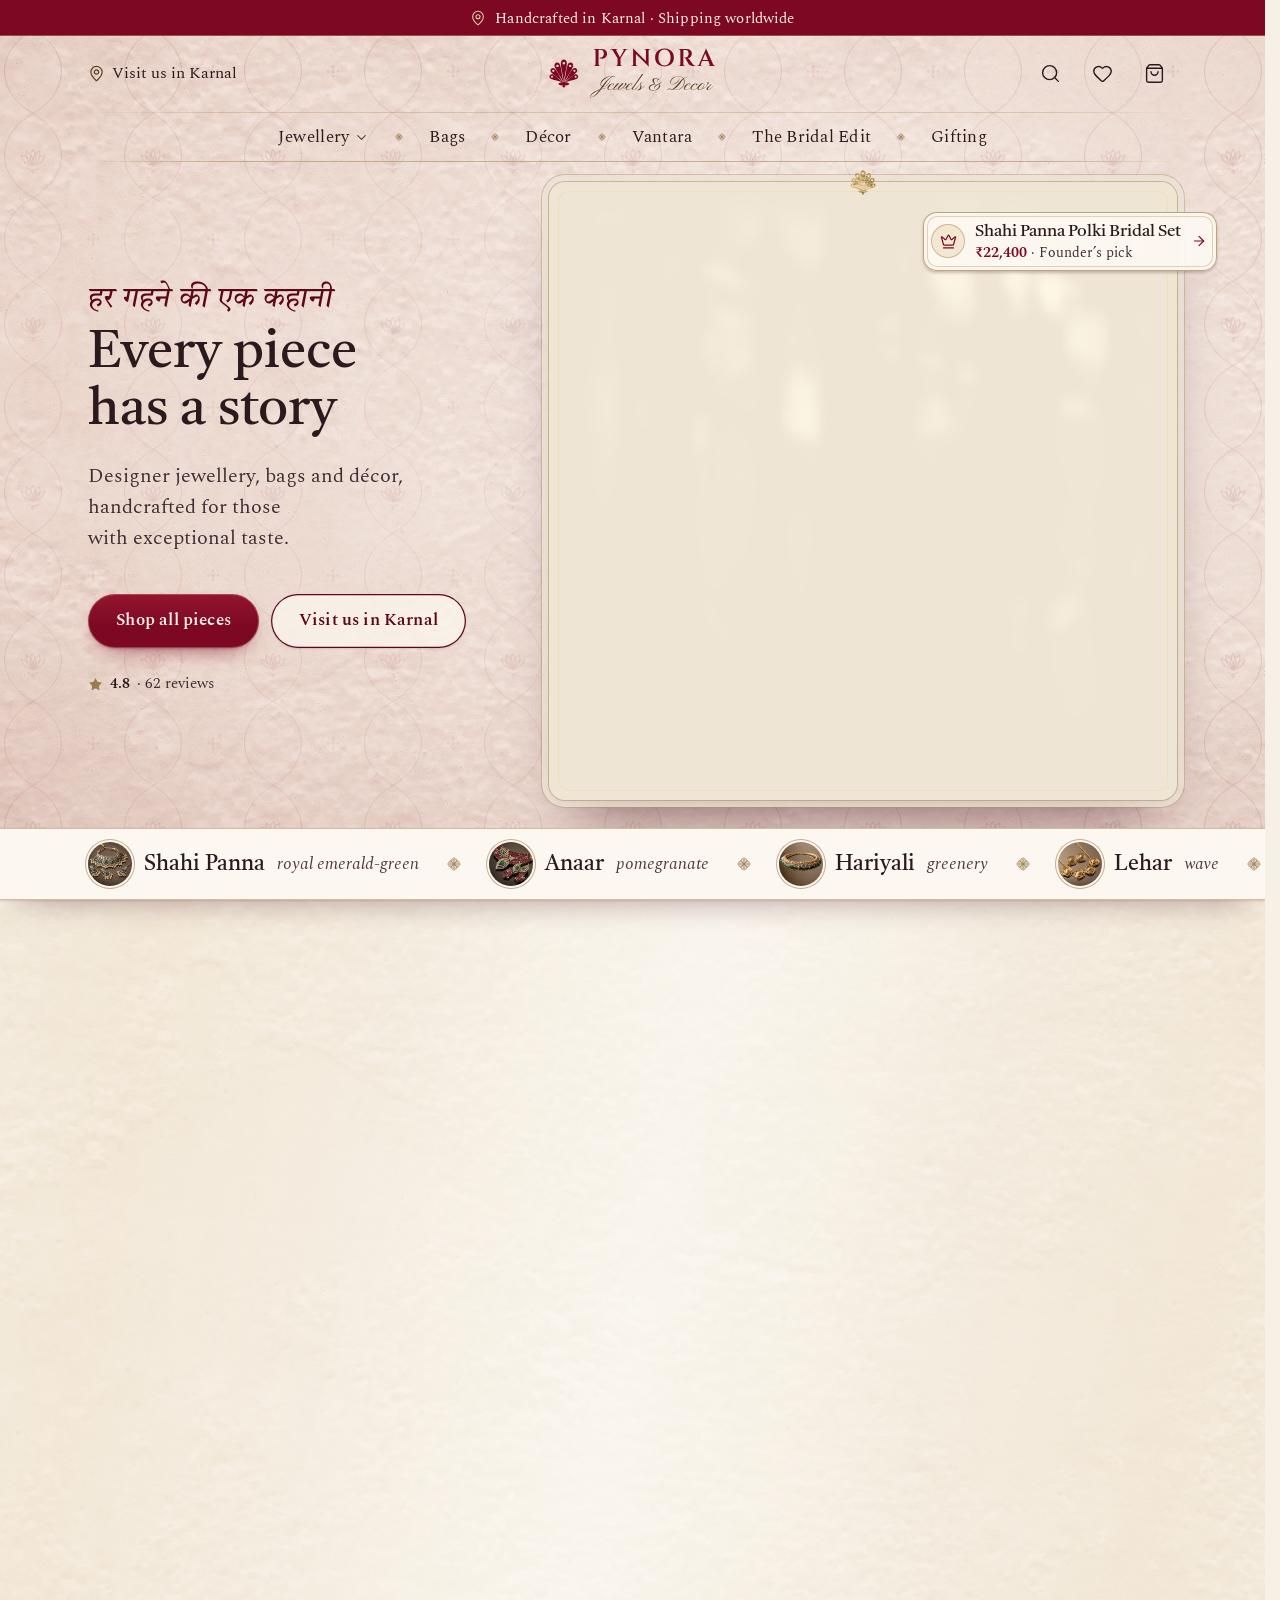
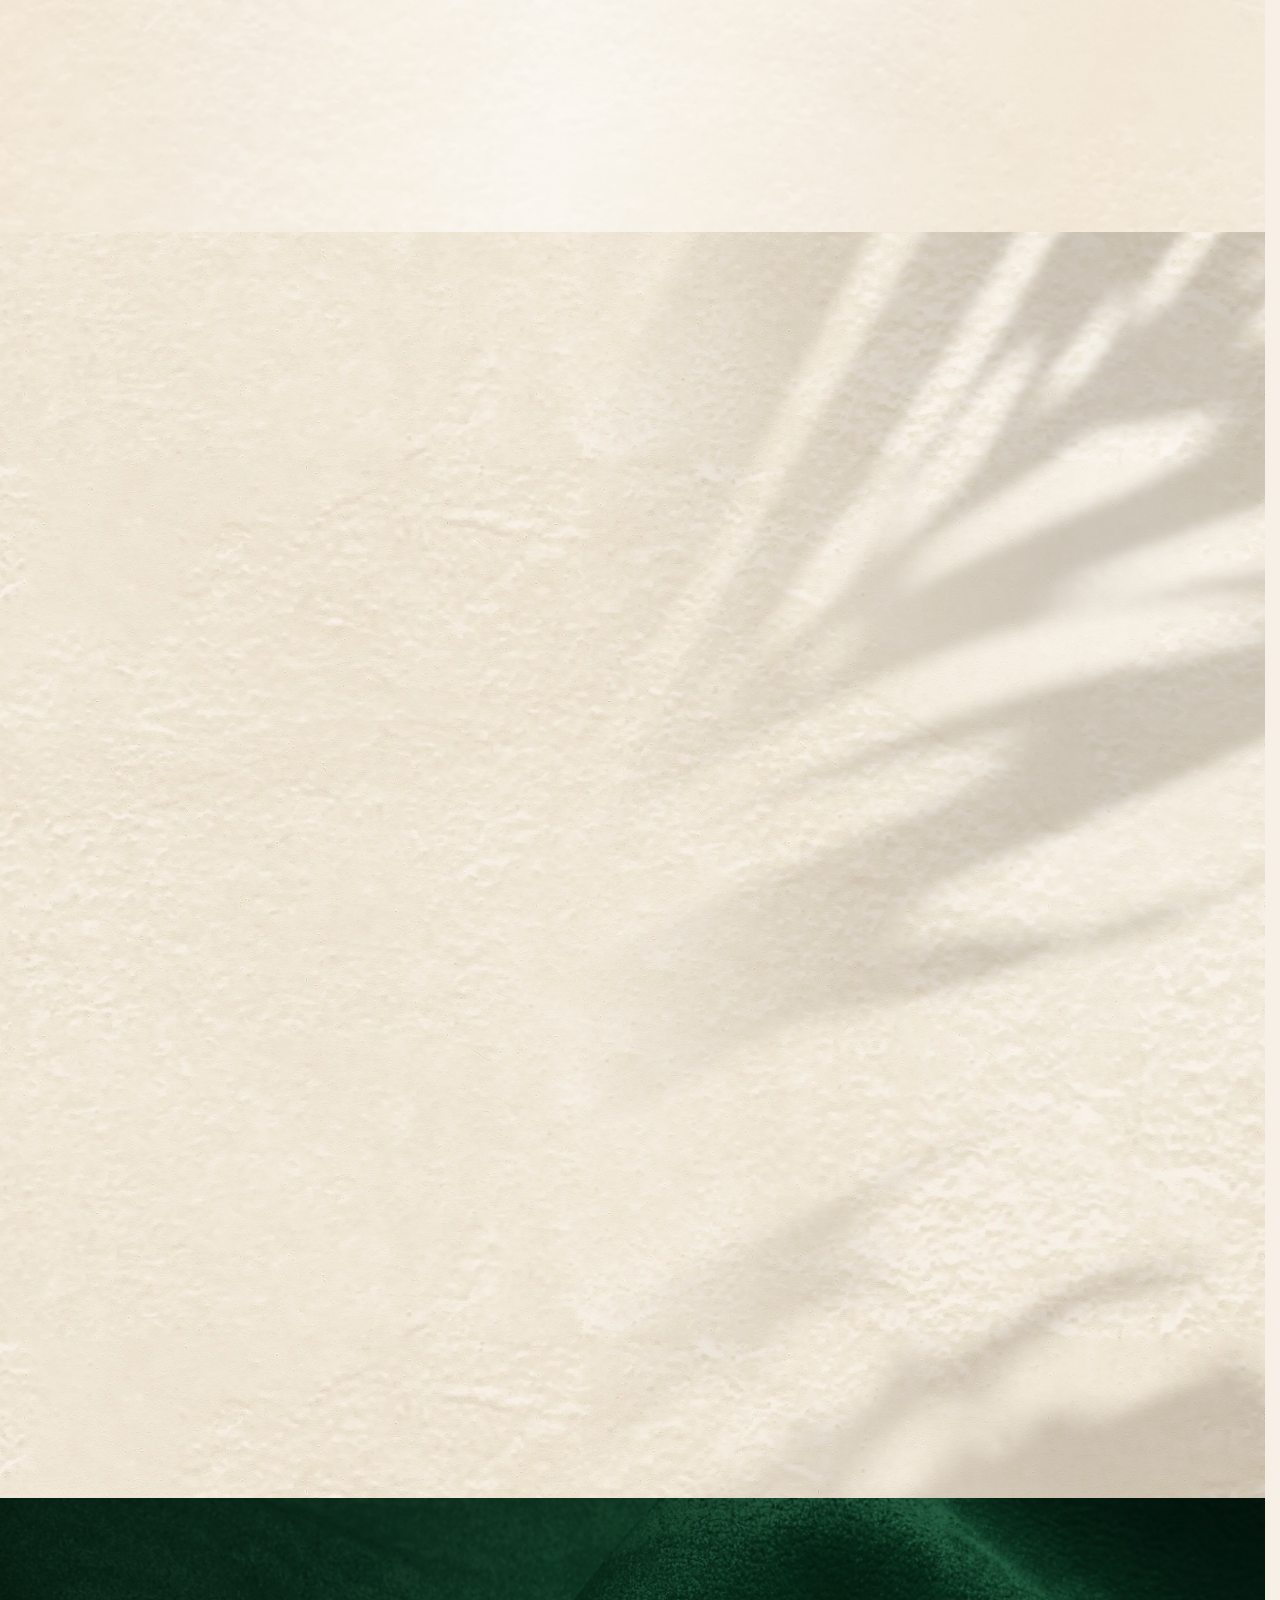
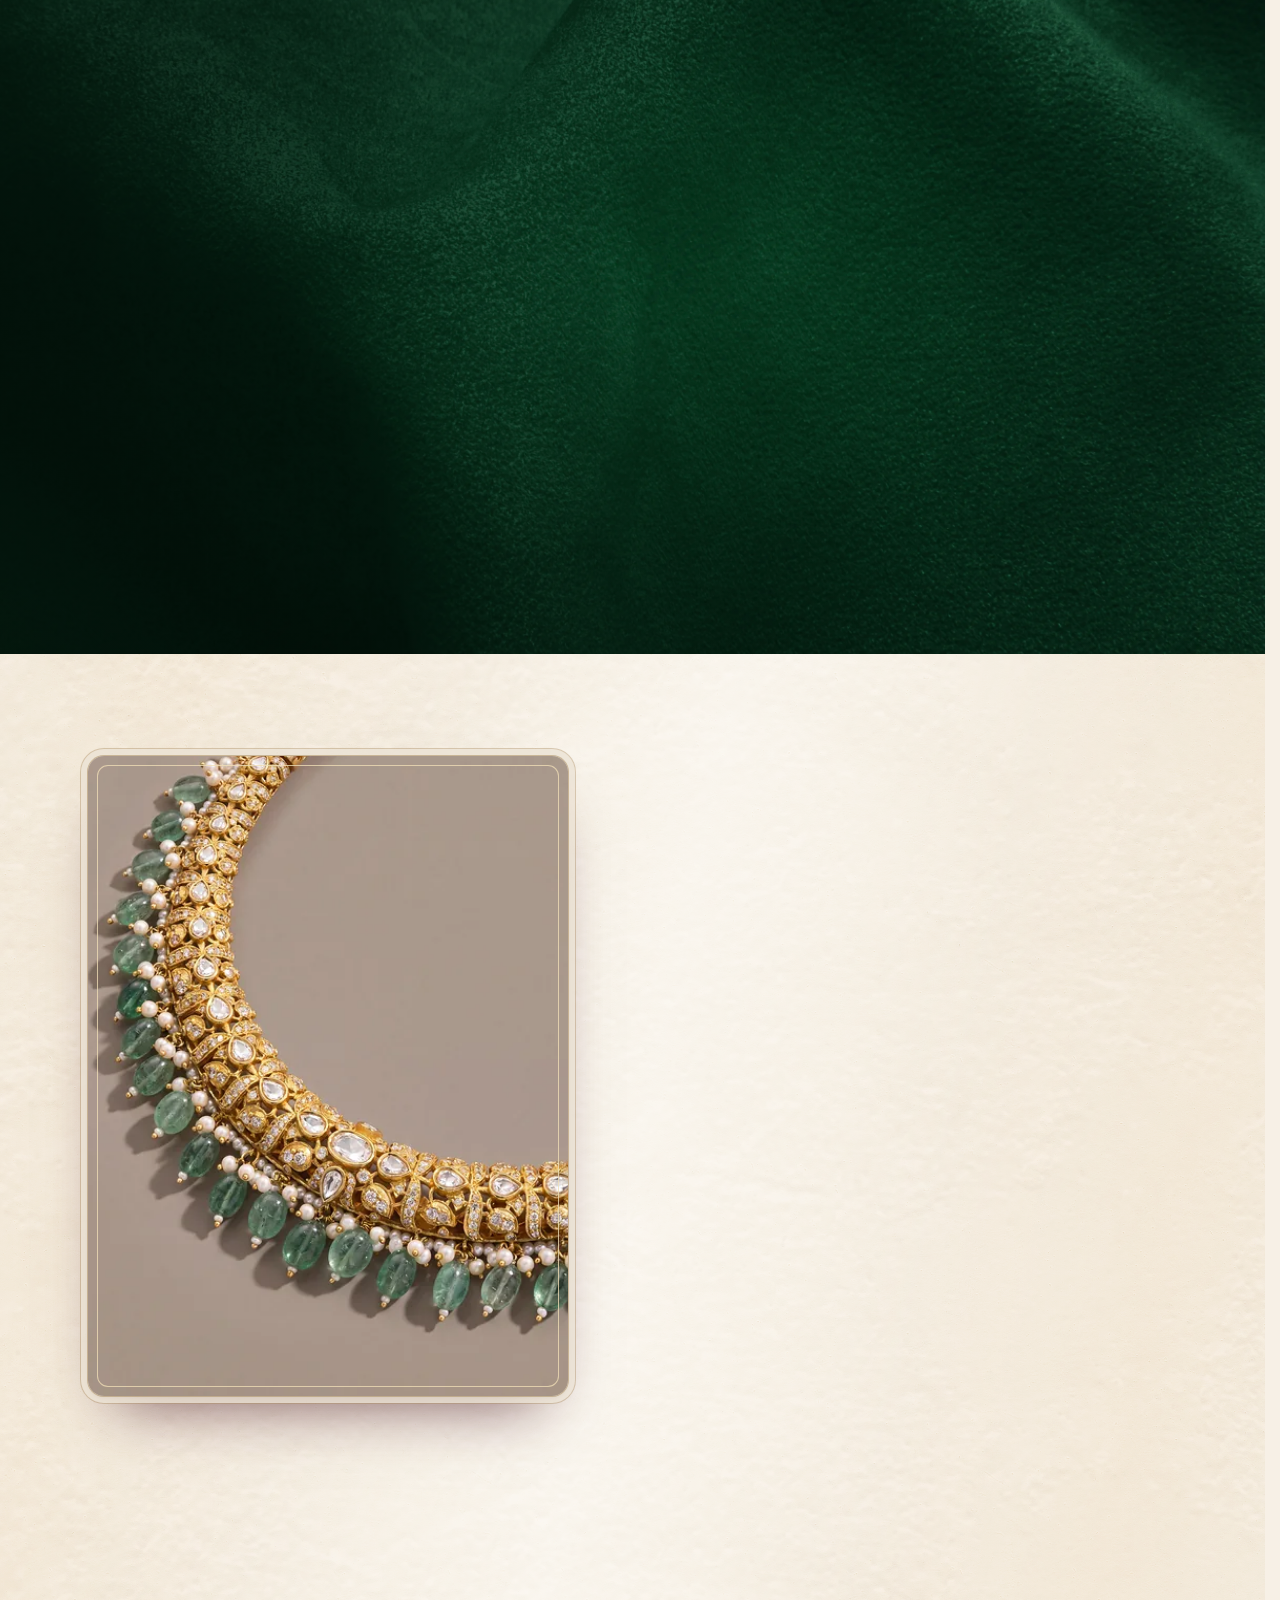
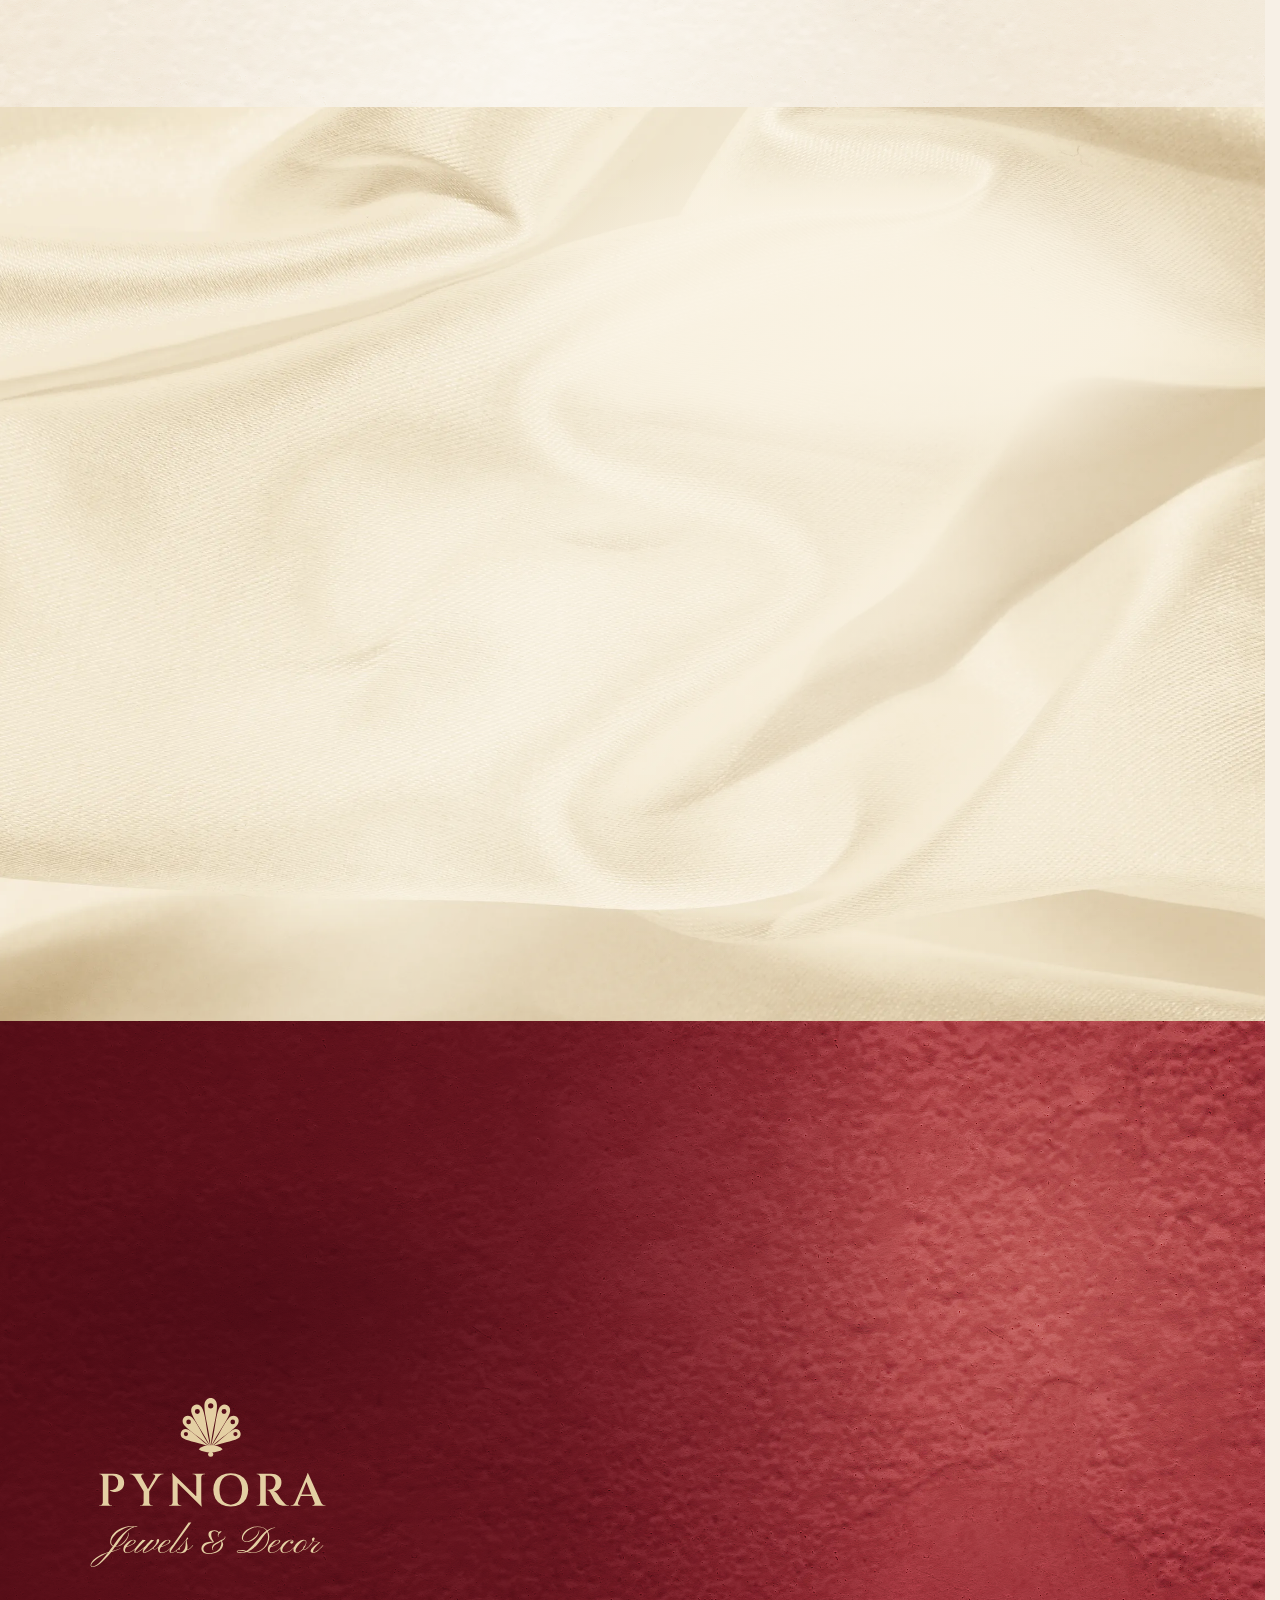
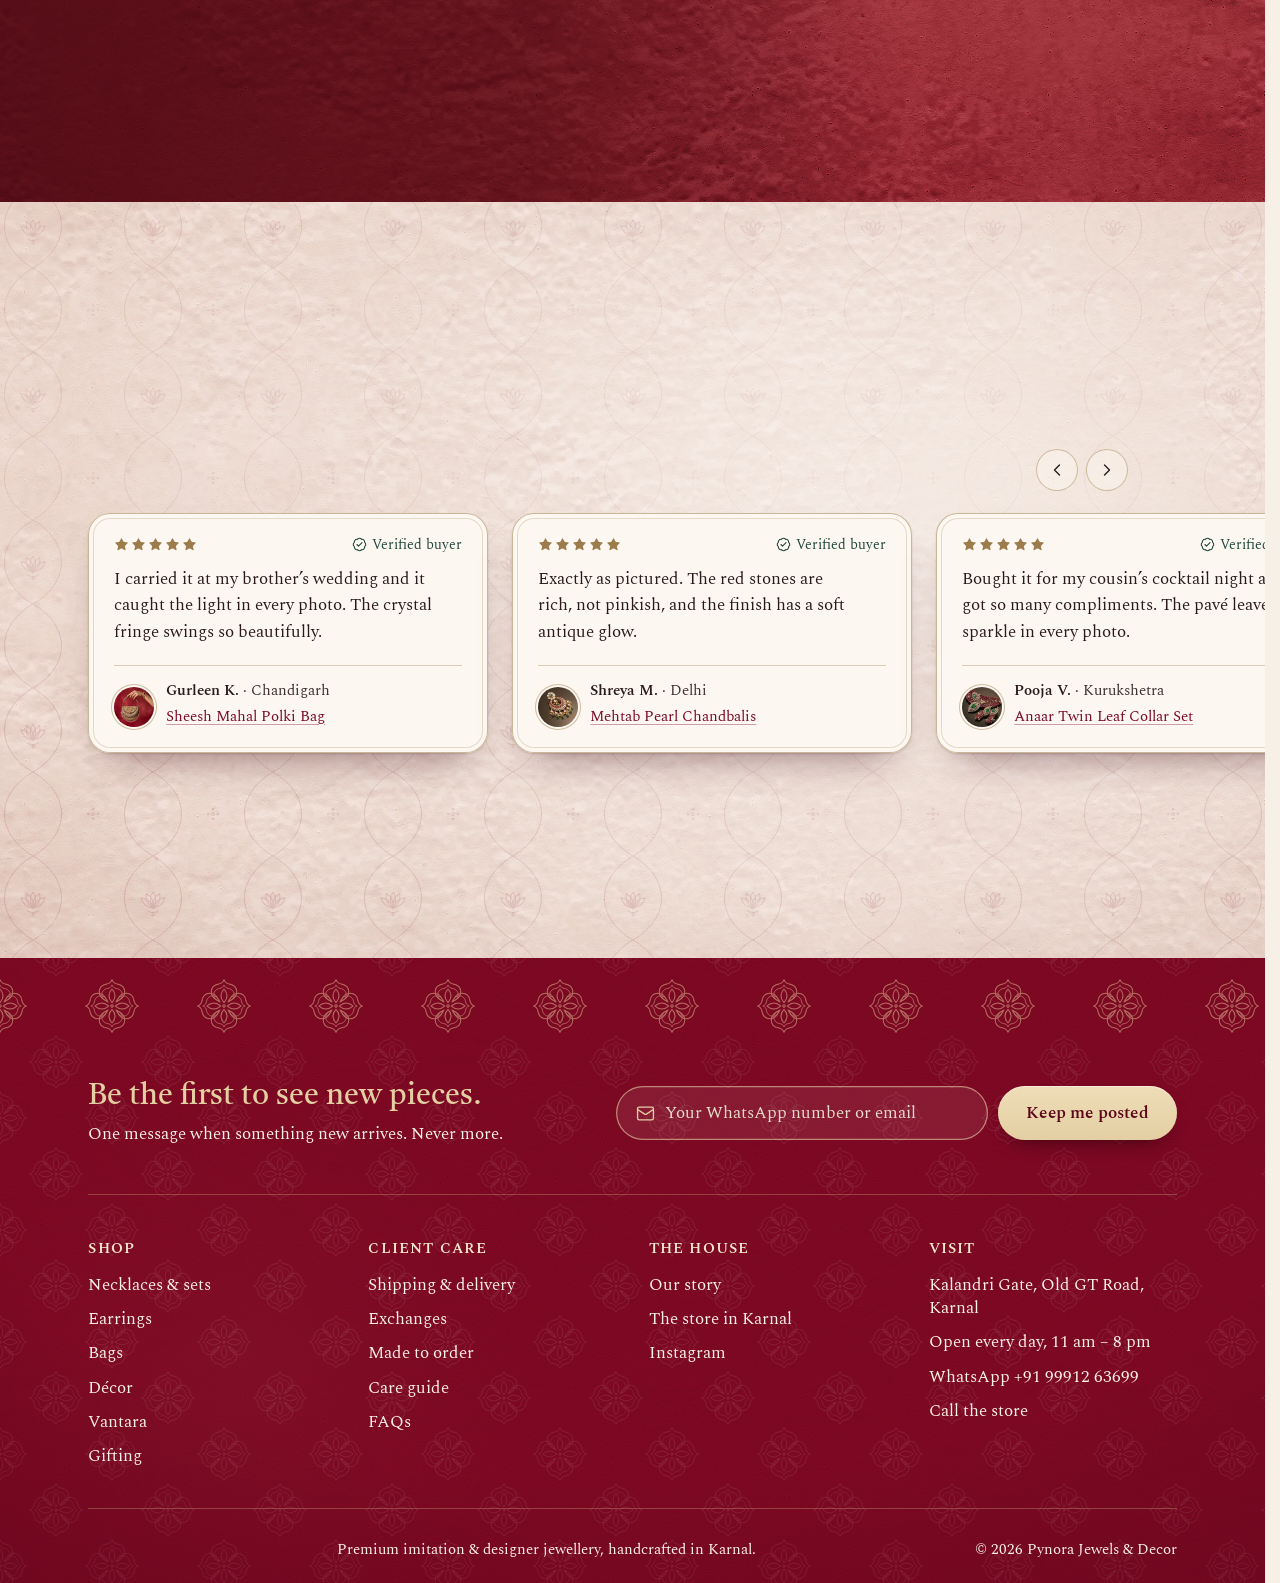
<file: index.html>
<!doctype html>
<html lang="en-IN" data-root="">
<head>
<meta charset="utf-8">
<meta name="viewport" content="width=device-width, initial-scale=1">
<script>(function(d,w){try{if(w.matchMedia&&w.matchMedia('(prefers-reduced-motion: reduce)').matches)return;if(!('IntersectionObserver'in w)||!(w.CSS&&CSS.supports&&CSS.supports('translate','1px')&&CSS.supports('scale','1')))return;d.classList.add('motion');var t=w.performance&&performance.now?performance.now():0;w.setTimeout(function(){d.classList.add('motion-go')},Math.max(0,1200-t))}catch(e){d.classList.remove('motion')}})(document.documentElement,window);</script>
<title>Pynora Jewels &amp; Decor · Handcrafted jewellery from Karnal</title>
<meta name="description" content="Premium imitation and designer jewellery, bags and décor, handcrafted in Karnal. Visit our store at Kalandri Gate, or order on WhatsApp with free shipping across India.">
<meta property="og:title" content="Pynora Jewels &amp; Decor · Handcrafted jewellery from Karnal">
<meta property="og:description" content="Premium imitation and designer jewellery, bags and décor, handcrafted in Karnal. Visit our store at Kalandri Gate, or order on WhatsApp with free shipping across India.">
<!-- @partial head-meta -->
<link rel="icon" href="assets/img/brand/favicon.svg" type="image/svg+xml">
<link rel="icon" href="assets/img/brand/favicon-32.png" sizes="32x32" type="image/png">
<link rel="apple-touch-icon" href="assets/img/brand/apple-touch-icon.png">
<meta name="theme-color" content="#7D0823">
<meta property="og:site_name" content="Pynora Jewels &amp; Decor">
<meta property="og:type" content="website">
<meta property="og:locale" content="en_IN">
<meta property="og:image" content="https://pynora-jewels.vercel.app/assets/img/brand/pynora-social-preview-1200x630.jpg">
<meta property="og:image:type" content="image/jpeg">
<meta property="og:image:width" content="1200">
<meta property="og:image:height" content="630">
<meta property="og:image:alt" content="The Shahi Panna polki-style bridal set, its earrings and maang tikka on a polished dark dressing table.">
<meta name="twitter:card" content="summary_large_image">
<!-- /@partial head-meta -->
<script>/* the two fonts of the first screen start downloading at once (online only: a page opened from a folder cannot preload fonts) */
(function (d) { if (!/^https?:$/.test(location.protocol)) return; ['tiro-devanagari-hindi-regular-latin', 'spectral-regular-latin'].forEach(function (n) { var l = d.createElement('link'); l.rel = 'preload'; l.as = 'font'; l.type = 'font/woff2'; l.crossOrigin = 'anonymous'; l.href = 'assets/fonts/' + n + '.woff2'; d.head.appendChild(l); }); })(document);</script>
<link rel="stylesheet" href="assets/css/fonts.css">
<link rel="stylesheet" href="assets/css/tokens-colour.css">
<link rel="stylesheet" href="assets/css/tokens-type.css">
<link rel="stylesheet" href="assets/css/tokens-components.css">
<link rel="stylesheet" href="assets/css/base-type.css">
<link rel="stylesheet" href="assets/css/ornament.css">
<link rel="stylesheet" href="assets/css/textures.css">
<link rel="stylesheet" href="assets/css/backgrounds.css">
<link rel="stylesheet" href="assets/css/layout.css">
<link rel="stylesheet" href="assets/css/buttons.css">
<link rel="stylesheet" href="assets/css/marks.css">
<link rel="stylesheet" href="assets/css/header.css">
<link rel="stylesheet" href="assets/css/drawer.css">
<link rel="stylesheet" href="assets/css/menu.css">
<link rel="stylesheet" href="assets/css/bag.css">
<link rel="stylesheet" href="assets/css/care.css">
<link rel="stylesheet" href="assets/css/search.css">
<link rel="stylesheet" href="assets/css/toast.css">
<link rel="stylesheet" href="assets/css/card.css">
<link rel="stylesheet" href="assets/css/review-card.css">
<link rel="stylesheet" href="assets/css/rows.css">
<link rel="stylesheet" href="assets/css/footer.css">
<link rel="stylesheet" href="assets/css/home-opening.css">
<link rel="stylesheet" href="assets/css/home-ribbon.css">
<link rel="stylesheet" href="assets/css/home-new.css">
<link rel="stylesheet" href="assets/css/home-bento.css">
<link rel="stylesheet" href="assets/css/home-bridal.css">
<link rel="stylesheet" href="assets/css/home-decode.css">
<link rel="stylesheet" href="assets/css/home-gifts.css">
<link rel="stylesheet" href="assets/css/home-store.css">
<link rel="stylesheet" href="assets/css/home-reviews.css">
<link rel="stylesheet" href="assets/css/motion-base.css">
<link rel="stylesheet" href="assets/css/motion-opening.css">
<link rel="stylesheet" href="assets/css/motion-home.css">
<link rel="stylesheet" href="assets/css/motion-micro.css">
<script>document.documentElement.classList.add('js');</script>
<script src="assets/data/catalogue.js" defer></script>
<script src="assets/js/backgrounds.js" defer></script>
<script src="assets/js/core.js" defer></script>
<script src="assets/js/state.js" defer></script>
<script src="assets/js/overlay.js" defer></script>
<script src="assets/js/toast.js" defer></script>
<script src="assets/js/announcement.js" defer></script>
<script src="assets/js/header.js" defer></script>
<script src="assets/js/menu.js" defer></script>
<script src="assets/js/search.js" defer></script>
<script src="assets/js/bag.js" defer></script>
<script src="assets/js/wishlist.js" defer></script>
<script src="assets/js/care.js" defer></script>
<script src="assets/js/whatsapp-float.js" defer></script>
<script src="assets/js/newsletter.js" defer></script>
<script src="assets/js/cards.js" defer></script>
<script src="assets/js/reviews.js" defer></script>
<script src="assets/js/rows.js" defer></script>
<script src="assets/js/home-lists.js" defer></script>
<script src="assets/js/home-bridal.js" defer></script>
<script src="assets/js/home-decode.js" defer></script>
<script src="assets/js/motion-core.js" defer></script>
<script src="assets/js/motion-load.js" defer></script>
<script src="assets/js/motion-header.js" defer></script>
<script src="assets/js/motion-loops.js" defer></script>
<script src="assets/js/motion-decode.js" defer></script>
<script src="assets/js/motion-moments.js" defer></script>
</head>
<body class="pg pg--home">

<!-- @partial icons -->
<svg xmlns="http://www.w3.org/2000/svg" width="0" height="0" style="position:absolute" aria-hidden="true" focusable="false">
<defs>
<symbol id="i-search" viewBox="0 0 24 24"><path d="m21 21-4.34-4.34"/><circle cx="11" cy="11" r="8"/></symbol>
<symbol id="i-menu" viewBox="0 0 24 24"><path d="M4 5h16"/><path d="M4 12h16"/><path d="M4 19h16"/></symbol>
<symbol id="i-x" viewBox="0 0 24 24"><path d="M18 6 6 18"/><path d="m6 6 12 12"/></symbol>
<symbol id="i-heart" viewBox="0 0 24 24"><path d="M2 9.5a5.5 5.5 0 0 1 9.591-3.676.56.56 0 0 0 .818 0A5.49 5.49 0 0 1 22 9.5c0 2.29-1.5 4-3 5.5l-5.492 5.313a2 2 0 0 1-3 .019L5 15c-1.5-1.5-3-3.2-3-5.5"/></symbol>
<symbol id="i-bag" viewBox="0 0 24 24"><path d="M16 10a4 4 0 0 1-8 0"/><path d="M3.103 6.034h17.794"/><path d="M3.4 5.467a2 2 0 0 0-.4 1.2V20a2 2 0 0 0 2 2h14a2 2 0 0 0 2-2V6.667a2 2 0 0 0-.4-1.2l-2-2.667A2 2 0 0 0 17 2H7a2 2 0 0 0-1.6.8z"/></symbol>
<symbol id="i-pin" viewBox="0 0 24 24"><path d="M20 10c0 4.993-5.539 10.193-7.399 11.799a1 1 0 0 1-1.202 0C9.539 20.193 4 14.993 4 10a8 8 0 0 1 16 0"/><circle cx="12" cy="10" r="3"/></symbol>
<symbol id="i-phone" viewBox="0 0 24 24"><path d="M13.832 16.568a1 1 0 0 0 1.213-.303l.355-.465A2 2 0 0 1 17 15h3a2 2 0 0 1 2 2v3a2 2 0 0 1-2 2A18 18 0 0 1 2 4a2 2 0 0 1 2-2h3a2 2 0 0 1 2 2v3a2 2 0 0 1-.8 1.6l-.468.351a1 1 0 0 0-.292 1.233 14 14 0 0 0 6.392 6.384"/></symbol>
<symbol id="i-clock" viewBox="0 0 24 24"><circle cx="12" cy="12" r="10"/><path d="M12 6v6l4 2"/></symbol>
<symbol id="i-mail" viewBox="0 0 24 24"><path d="m22 7-8.991 5.727a2 2 0 0 1-2.009 0L2 7"/><rect x="2" y="4" width="20" height="16" rx="2"/></symbol>
<symbol id="i-arrow" viewBox="0 0 24 24"><path d="M5 12h14"/><path d="m12 5 7 7-7 7"/></symbol>
<symbol id="i-arrow-left" viewBox="0 0 24 24"><path d="m12 19-7-7 7-7"/><path d="M19 12H5"/></symbol>
<symbol id="i-down" viewBox="0 0 24 24"><path d="m6 9 6 6 6-6"/></symbol>
<symbol id="i-up" viewBox="0 0 24 24"><path d="m18 15-6-6-6 6"/></symbol>
<symbol id="i-left" viewBox="0 0 24 24"><path d="m15 18-6-6 6-6"/></symbol>
<symbol id="i-right" viewBox="0 0 24 24"><path d="m9 18 6-6-6-6"/></symbol>
<symbol id="i-plus" viewBox="0 0 24 24"><path d="M5 12h14"/><path d="M12 5v14"/></symbol>
<symbol id="i-minus" viewBox="0 0 24 24"><path d="M5 12h14"/></symbol>
<symbol id="i-truck" viewBox="0 0 24 24"><path d="M14 18V6a2 2 0 0 0-2-2H4a2 2 0 0 0-2 2v11a1 1 0 0 0 1 1h2"/><path d="M15 18H9"/><path d="M19 18h2a1 1 0 0 0 1-1v-3.65a1 1 0 0 0-.22-.624l-3.48-4.35A1 1 0 0 0 17.52 8H14"/><circle cx="17" cy="18" r="2"/><circle cx="7" cy="18" r="2"/></symbol>
<symbol id="i-gift" viewBox="0 0 24 24"><path d="M12 7v14"/><path d="M20 11v8a2 2 0 0 1-2 2H6a2 2 0 0 1-2-2v-8"/><path d="M7.5 7a1 1 0 0 1 0-5A4.8 8 0 0 1 12 7a4.8 8 0 0 1 4.5-5 1 1 0 0 1 0 5"/><rect x="3" y="7" width="18" height="4" rx="1"/></symbol>
<symbol id="i-crown" viewBox="0 0 24 24"><path d="M11.562 3.266a.5.5 0 0 1 .876 0L15.39 8.87a1 1 0 0 0 1.516.294L21.183 5.5a.5.5 0 0 1 .798.519l-2.834 10.246a1 1 0 0 1-.956.734H5.81a1 1 0 0 1-.957-.734L2.02 6.02a.5.5 0 0 1 .798-.519l4.276 3.664a1 1 0 0 0 1.516-.294z"/><path d="M5 21h14"/></symbol>
<symbol id="i-badge" viewBox="0 0 24 24"><path d="M3.85 8.62a4 4 0 0 1 4.78-4.77 4 4 0 0 1 6.74 0 4 4 0 0 1 4.78 4.78 4 4 0 0 1 0 6.74 4 4 0 0 1-4.77 4.78 4 4 0 0 1-6.75 0 4 4 0 0 1-4.78-4.77 4 4 0 0 1 0-6.76Z"/><path d="m16 9-5.5 5.5L8 12"/></symbol>
<symbol id="i-star" viewBox="0 0 24 24"><path d="M11.525 2.295a.53.53 0 0 1 .95 0l2.31 4.679a2.123 2.123 0 0 0 1.595 1.16l5.166.756a.53.53 0 0 1 .294.904l-3.736 3.638a2.123 2.123 0 0 0-.611 1.878l.882 5.14a.53.53 0 0 1-.771.56l-4.618-2.428a2.122 2.122 0 0 0-1.973 0L6.396 21.01a.53.53 0 0 1-.77-.56l.881-5.139a2.122 2.122 0 0 0-.611-1.879L2.16 9.795a.53.53 0 0 1 .294-.906l5.165-.755a2.122 2.122 0 0 0 1.597-1.16z"/></symbol>
<symbol id="i-alert" viewBox="0 0 24 24"><circle cx="12" cy="12" r="10"/><line x1="12" x2="12" y1="8" y2="12"/><line x1="12" x2="12.01" y1="16" y2="16"/></symbol>
<symbol id="i-check" viewBox="0 0 24 24"><path d="M20 6 9 17l-5-5"/></symbol>
<symbol id="i-circle-check" viewBox="0 0 24 24"><circle cx="12" cy="12" r="10"/><path d="m16 9-5.5 5.5L8 12"/></symbol>
<symbol id="i-spool" viewBox="0 0 24 24"><path d="M17 13.44 4.442 17.082A2 2 0 0 0 4.982 21H19a2 2 0 0 0 .558-3.921l-1.115-.32A2 2 0 0 1 17 14.837V7.66"/><path d="m7 10.56 12.558-3.642A2 2 0 0 0 19.018 3H5a2 2 0 0 0-.558 3.921l1.115.32A2 2 0 0 1 7 9.163v7.178"/></symbol>
<symbol id="i-sparkle" viewBox="0 0 24 24"><path d="M11.017 2.814a1 1 0 0 1 1.966 0l1.051 5.558a2 2 0 0 0 1.594 1.594l5.558 1.051a1 1 0 0 1 0 1.966l-5.558 1.051a2 2 0 0 0-1.594 1.594l-1.051 5.558a1 1 0 0 1-1.966 0l-1.051-5.558a2 2 0 0 0-1.594-1.594l-5.558-1.051a1 1 0 0 1 0-1.966l5.558-1.051a2 2 0 0 0 1.594-1.594z"/></symbol>
<symbol id="i-banknote" viewBox="0 0 24 24"><rect width="20" height="12" x="2" y="6" rx="2"/><circle cx="12" cy="12" r="2"/><path d="M6 12h.01M18 12h.01"/></symbol>
<symbol id="i-sliders" viewBox="0 0 24 24"><path d="M10 5H3"/><path d="M12 19H3"/><path d="M14 3v4"/><path d="M16 17v4"/><path d="M21 12h-9"/><path d="M21 19h-5"/><path d="M21 5h-7"/><path d="M8 10v4"/><path d="M8 12H3"/></symbol>
<symbol id="i-arrow-up-down" viewBox="0 0 24 24"><path d="m21 16-4 4-4-4"/><path d="M17 20V4"/><path d="m3 8 4-4 4 4"/><path d="M7 4v16"/></symbol>
<symbol id="i-zoom-in" viewBox="0 0 24 24"><circle cx="11" cy="11" r="8"/><path d="m21 21-4.35-4.35"/><path d="M11 8v6"/><path d="M8 11h6"/></symbol>
<symbol id="i-layers" viewBox="0 0 24 24"><path d="M12 2 2 7l10 5 10-5-10-5Z"/><path d="m2 17 10 5 10-5"/><path d="m2 12 10 5 10-5"/></symbol>
<symbol id="i-gem" viewBox="0 0 24 24"><path d="M6 3h12l4 6-10 13L2 9Z"/><path d="M11 3 8 9l4 13 4-13-3-6"/><path d="M2 9h20"/></symbol>
<symbol id="i-ruler" viewBox="0 0 24 24"><path d="M21.3 15.3a2.4 2.4 0 0 1 0 3.4l-2.6 2.6a2.4 2.4 0 0 1-3.4 0L2.7 8.7a2.41 2.41 0 0 1 0-3.4l2.6-2.6a2.41 2.41 0 0 1 3.4 0Z"/><path d="m14.5 12.5 2-2"/><path d="m11.5 9.5 2-2"/><path d="m8.5 6.5 2-2"/><path d="m17.5 15.5 2-2"/></symbol>
<symbol id="i-weight" viewBox="0 0 24 24"><circle cx="12" cy="5" r="3"/><path d="M6.5 8a2 2 0 0 0-1.905 1.46L2.1 18.5A2 2 0 0 0 4 21h16a2 2 0 0 0 1.925-2.54L19.4 9.5A2 2 0 0 0 17.48 8Z"/></symbol>
<symbol id="i-link" viewBox="0 0 24 24"><path d="M10 13a5 5 0 0 0 7.54.54l3-3a5 5 0 0 0-7.07-7.07l-1.72 1.71"/><path d="M14 11a5 5 0 0 0-7.54-.54l-3 3a5 5 0 0 0 7.07 7.07l1.71-1.71"/></symbol>
<symbol id="i-droplet-off" viewBox="0 0 24 24"><path d="M18.715 13.186C18.29 11.858 17.384 10.607 16 9.5c-2-1.6-3.5-4-4-6.5a10.7 10.7 0 0 1-.884 2.586"/><path d="m2 2 20 20"/><path d="M8.795 8.797A11 11 0 0 1 8 9.5C6 11.1 5 13 5 15a7 7 0 0 0 13.222 3.208"/></symbol>
<symbol id="i-hand" viewBox="0 0 24 24"><path d="M18 11V6a2 2 0 0 0-2-2a2 2 0 0 0-2 2"/><path d="M14 10V4a2 2 0 0 0-2-2a2 2 0 0 0-2 2v2"/><path d="M10 10.5V6a2 2 0 0 0-2-2a2 2 0 0 0-2 2v8"/><path d="M18 8a2 2 0 1 1 4 0v6a8 8 0 0 1-8 8h-2c-2.8 0-4.5-.86-5.99-2.34l-3.6-3.6a2 2 0 0 1 2.83-2.82L7 15"/></symbol>
<symbol id="i-lock-open" viewBox="0 0 24 24"><rect width="18" height="11" x="3" y="11" rx="2" ry="2"/><path d="M7 11V7a5 5 0 0 1 9.9-1"/></symbol>
<symbol id="i-flower" viewBox="0 0 24 24"><path d="M12 5a3 3 0 1 1 3 3m-3-3a3 3 0 1 0-3 3m3-3v1M9 8a3 3 0 1 0 3 3M9 8h1m5 0a3 3 0 1 1-3 3m3-3h-1m-2 3v-1"/><circle cx="12" cy="8" r="2"/><path d="M12 10v12"/><path d="M12 22c4.2 0 7-1.667 7-5-4.2 0-7 1.667-7 5Z"/><path d="M12 22c-4.2 0-7-1.667-7-5 4.2 0 7 1.667 7 5Z"/></symbol>
<symbol id="i-refresh-ccw" viewBox="0 0 24 24"><path d="M21 12a9 9 0 0 0-9-9 9.75 9.75 0 0 0-6.74 2.74L3 8"/><path d="M3 3v5h5"/><path d="M3 12a9 9 0 0 0 9 9 9.75 9.75 0 0 0 6.74-2.74L21 16"/><path d="M16 16h5v5"/></symbol>
<symbol id="i-camera" viewBox="0 0 24 24"><path d="M13.997 4a2 2 0 0 1 1.76 1.05l.486.9A2 2 0 0 0 18.003 7H20a2 2 0 0 1 2 2v9a2 2 0 0 1-2 2H4a2 2 0 0 1-2-2V9a2 2 0 0 1 2-2h1.997a2 2 0 0 0 1.759-1.048l.489-.904A2 2 0 0 1 10.004 4z"/><circle cx="12" cy="13" r="3"/></symbol>
<symbol id="i-video" viewBox="0 0 24 24"><path d="m16 13 5.223 3.482a.5.5 0 0 0 .777-.416V7.87a.5.5 0 0 0-.752-.432L16 10.5"/><rect x="2" y="6" width="14" height="12" rx="2"/></symbol>
<symbol id="i-instagram" viewBox="0 0 24 24"><rect width="20" height="20" x="2" y="2" rx="5" ry="5"/><path d="M16 11.37A4 4 0 1 1 12.63 8 4 4 0 0 1 16 11.37z"/><line x1="17.5" x2="17.51" y1="6.5" y2="6.5"/></symbol>
<symbol id="i-wa" viewBox="-4 -4 32 32"><path fill="currentColor" stroke="none" d="M17.472 14.382c-.297-.149-1.758-.867-2.03-.967-.273-.099-.471-.148-.67.15-.197.297-.767.966-.94 1.164-.173.199-.347.223-.644.075-.297-.15-1.255-.463-2.39-1.475-.883-.788-1.48-1.761-1.653-2.059-.173-.297-.018-.458.13-.606.134-.133.298-.347.446-.52.149-.174.198-.298.298-.497.099-.198.05-.371-.025-.52-.075-.149-.669-1.612-.916-2.207-.242-.579-.487-.5-.669-.51-.173-.008-.371-.01-.57-.01-.198 0-.52.074-.792.372-.272.297-1.04 1.016-1.04 2.479 0 1.462 1.065 2.875 1.213 3.074.149.198 2.096 3.2 5.077 4.487.709.306 1.262.489 1.694.625.712.227 1.36.195 1.871.118.571-.085 1.758-.719 2.006-1.413.248-.694.248-1.289.173-1.413-.074-.124-.272-.198-.57-.347m-5.421 7.403h-.004a9.87 9.87 0 01-5.031-1.378l-.361-.214-3.741.982.998-3.648-.235-.374a9.86 9.86 0 01-1.51-5.26c.001-5.45 4.436-9.884 9.888-9.884 2.64 0 5.122 1.03 6.988 2.898a9.825 9.825 0 012.893 6.994c-.003 5.45-4.437 9.884-9.885 9.884m8.413-18.297A11.815 11.815 0 0012.05 0C5.495 0 .16 5.335.157 11.892c0 2.096.547 4.142 1.588 5.945L.057 24l6.305-1.654a11.882 11.882 0 005.683 1.448h.005c6.554 0 11.89-5.335 11.893-11.893a11.821 11.821 0 00-3.48-8.413Z"/></symbol>
</defs>
</svg>
<!-- /@partial icons -->

<!-- @partial skip -->
<a class="skip" href="#main">Skip to the shop</a>
<!-- /@partial skip -->

<!-- @partial strip -->
<div class="strip on-dark" data-strip>
  <ul class="strip__list" aria-live="off">
    <li class="strip__line is-on"><svg class="i" aria-hidden="true" focusable="false"><use href="#i-truck"/></svg><a href="#care/shipping">Free shipping across India</a></li>
    <li class="strip__line"><svg class="i" aria-hidden="true" focusable="false"><use href="#i-pin"/></svg><span>Handcrafted in Karnal · Shipping worldwide</span></li>
    <li class="strip__line"><svg class="i" aria-hidden="true" focusable="false"><use href="#i-gift"/></svg><a href="collection.html?c=gifting">Every piece arrives in our crimson gift box</a></li>
  </ul>
</div>
<!-- /@partial strip -->

<!-- @partial header -->
<div class="hdr-mark" data-hdr-mark aria-hidden="true"></div>
<header class="hdr" data-hdr>
  <div class="hdr__bar">
    <div class="hdr__in">
      <div class="hdr__top">
        <div class="hdr__start">
          <button class="ib hdr__small" type="button" data-open="menu" aria-haspopup="dialog" aria-label="Menu"><svg class="i" aria-hidden="true" focusable="false"><use href="#i-menu"/></svg></button>
          <button class="ib hdr__small" type="button" data-open="search" aria-haspopup="dialog" aria-label="Search"><svg class="i" aria-hidden="true" focusable="false"><use href="#i-search"/></svg></button>
          <a class="hdr__visit hdr__wide" href="index.html#visit"><svg class="i" aria-hidden="true" focusable="false"><use href="#i-pin"/></svg>Visit us in Karnal</a>
        </div>
        <a class="hdr__logo" href="index.html" data-twin="logo"><img src="assets/img/brand/pynora-logo-horizontal-on-light.svg" width="133" height="40" alt="Pynora Jewels &amp; Decor, home"></a>
        <div class="hdr__tools">
          <button class="ib hdr__wide" type="button" data-open="search" aria-haspopup="dialog" aria-label="Search" data-twin="search"><svg class="i" aria-hidden="true" focusable="false"><use href="#i-search"/></svg></button>
          <button class="ib" type="button" data-open="wishlist" aria-haspopup="dialog" data-label="Wishlist" aria-label="Wishlist" data-twin="wish"><svg class="i" aria-hidden="true" focusable="false"><use href="#i-heart"/></svg><span class="badge" data-count="wish"></span></button>
          <button class="ib" type="button" data-open="bag" aria-haspopup="dialog" data-label="Bag" aria-label="Bag" data-twin="bag"><svg class="i" aria-hidden="true" focusable="false"><use href="#i-bag"/></svg><span class="badge" data-count="bag"></span></button>
        </div>
      </div>
      <div class="hdr__row">
        <a class="hdr__logo hdr__logo--bar" href="index.html" data-twin="logo"><img src="assets/img/brand/pynora-logo-horizontal-on-light.svg" width="126" height="38" alt="Pynora Jewels &amp; Decor, home"></a>
        <nav class="hdr__nav" aria-label="Collections">
          <ul class="hdr__menu">
            <li class="hdr__item hdr__item--dd" data-jewellery>
              <button class="hdr__link" type="button" aria-expanded="false" aria-controls="jpanel">Jewellery<svg class="i" aria-hidden="true" focusable="false"><use href="#i-down"/></svg></button>
              <div class="jpanel" id="jpanel" hidden>
                <div class="jpanel__main">
                  <p class="jpanel__k">Jewellery</p>
                  <ul class="jpanel__rows">
                    <li><a class="jpanel__row" href="collection.html?c=necklaces-sets"><img src="assets/img/products/hariyali-kundan-hasli/hariyali-kundan-hasli-01-still-life-160.webp" width="52" height="65" alt="" loading="lazy" decoding="async"><span><span class="jpanel__name">Necklaces &amp; sets</span><span class="jpanel__meta" data-tally="necklaces-sets" data-tally-fmt="{pieces} · from {from}">4 pieces · from ₹9,800</span></span><svg class="i" aria-hidden="true" focusable="false"><use href="#i-arrow"/></svg></a></li>
                    <li><a class="jpanel__row" href="collection.html?c=earrings"><img src="assets/img/products/mehtab-pearl-chandbalis/mehtab-pearl-chandbalis-01-still-life-160.webp" width="52" height="65" alt="" loading="lazy" decoding="async"><span><span class="jpanel__name">Earrings</span><span class="jpanel__meta" data-tally="earrings" data-tally-fmt="{pieces} · from {from}">3 pieces · from ₹5,800</span></span><svg class="i" aria-hidden="true" focusable="false"><use href="#i-arrow"/></svg></a></li>
                  </ul>
                  <p class="jpanel__more"><a class="tlink tlink--compact" href="collection.html?c=all">Shop all pieces <svg class="i" aria-hidden="true" focusable="false"><use href="#i-arrow"/></svg></a></p>
                </div>
                <div class="jpanel__pick">
                  <p class="jpanel__k">Founder’s pick</p>
                  <a class="jpanel__feat" href="product.html?p=shahi-panna-polki-bridal-set"><img src="assets/img/products/shahi-panna-polki-bridal-set/shahi-panna-polki-bridal-set-01-still-life-480.webp" width="200" height="210" alt="" loading="lazy" decoding="async"><span class="jpanel__plate"><span class="jpanel__pick-name">Shahi Panna Polki Bridal Set</span><span class="jpanel__pick-price" data-price="shahi-panna-polki-bridal-set">₹22,400</span></span></a>
                </div>
              </div>
            </li>
            <li class="hdr__item"><a class="hdr__link" href="collection.html?c=bags">Bags</a></li>
            <li class="hdr__item"><a class="hdr__link" href="collection.html?c=decor">Décor</a></li>
            <li class="hdr__item"><a class="hdr__link" href="collection.html?c=vantara">Vantara</a></li>
            <li class="hdr__item"><a class="hdr__link" href="collection.html?c=bridal-edit">The Bridal Edit</a></li>
            <li class="hdr__item"><a class="hdr__link" href="collection.html?c=gifting">Gifting</a></li>
          </ul>
        </nav>
        <div class="hdr__tools hdr__tools--bar">
          <button class="ib" type="button" data-open="search" aria-haspopup="dialog" aria-label="Search" data-twin="search"><svg class="i" aria-hidden="true" focusable="false"><use href="#i-search"/></svg></button>
          <button class="ib" type="button" data-open="wishlist" aria-haspopup="dialog" data-label="Wishlist" aria-label="Wishlist" data-twin="wish"><svg class="i" aria-hidden="true" focusable="false"><use href="#i-heart"/></svg><span class="badge" data-count="wish"></span></button>
          <button class="ib" type="button" data-open="bag" aria-haspopup="dialog" data-label="Bag" aria-label="Bag" data-twin="bag"><svg class="i" aria-hidden="true" focusable="false"><use href="#i-bag"/></svg><span class="badge" data-count="bag"></span></button>
        </div>
      </div>
    </div>
  </div>
</header>
<!-- /@partial header -->

<main id="main" tabindex="-1">
<!-- @partial home-opening -->
<section class="op bg bg--rose is-near" data-bg data-assemble="op" aria-labelledby="op-title">
  <div class="bg__tex"></div><div class="bg__a"></div><div class="bg__b"></div><div class="bg__scrim"></div>
  <div class="bg__content full">
    <div class="wrap op__in">
      <div class="op__media">
        <div class="op__pic" data-layer="pic">
          <div class="op__clip">
            <picture>
              <source media="(max-width: 760px)" srcset="assets/img/home/opening-shahi-panna-dressing-table-phone-720.webp 720w, assets/img/home/opening-shahi-panna-dressing-table-phone-1074.webp 1074w" sizes="calc(100vw - 32px)" width="1074" height="1020">
              <img class="op__img" src="assets/img/home/opening-shahi-panna-dressing-table-1520.webp" srcset="assets/img/home/opening-shahi-panna-dressing-table-760.webp 760w, assets/img/home/opening-shahi-panna-dressing-table-1140.webp 1140w, assets/img/home/opening-shahi-panna-dressing-table-1520.webp 1520w" sizes="(max-width: 1079px) 620px, calc((100vh - 270px) * 1.016)" width="1520" height="1456" alt="The Shahi Panna polki-style bridal set on a polished dark dressing table in late jharokha light." fetchpriority="high" decoding="async">
            </picture>
            <div class="op__light" aria-hidden="true"></div>
          </div>
        </div>
        <span class="orn-crest op__crest" aria-hidden="true"><span class="orn-leaf orn-fan"></span></span>
        <a class="op__chip" data-layer="chip" href="product.html?p=shahi-panna-polki-bridal-set">
          <span class="op__chip-ic" aria-hidden="true"><svg class="i" aria-hidden="true" focusable="false"><use href="#i-crown"/></svg></span>
          <span class="op__chip-words">
            <span class="op__chip-name"><span class="op__chip-short">Shahi Panna</span><span class="op__chip-rest"> Polki Bridal Set</span></span>
            <span class="op__chip-line"><span class="op__chip-price" data-price="shahi-panna-polki-bridal-set">₹22,400</span> · Founder’s pick</span>
          </span>
          <svg class="i op__chip-go" aria-hidden="true" focusable="false"><use href="#i-arrow"/></svg>
        </a>
      </div>
      <div class="op__words" data-bg-words>
        <p class="t-hindi-lead op__hindi line" lang="hi"><span class="line__in">हर गहने की एक कहानी</span></p>
        <h1 class="t-hero op__title" id="op-title"><span class="line"><span class="line__in">Every piece</span></span> <span class="line"><span class="line__in">has a story</span></span></h1>
        <p class="t-lead op__lead"><span class="line"><span class="line__in">Designer jewellery, bags and décor,</span></span> <span class="line line--flow"><span class="line__in">handcrafted for those</span></span> <span class="line line--flow"><span class="line__in">with exceptional taste.</span></span></p>
        <div class="line line--btns op__btns">
          <div class="line__in op__btn-row">
            <a class="btn btn--main op__shop" href="collection.html?c=all">Shop all pieces</a>
            <a class="btn btn--second op__visit" href="#visit">Visit us in Karnal</a>
          </div>
        </div>
        <div class="line line--rate op__rate-line">
          <a class="line__in op__rate" href="#reviews"><svg class="i i--fill op__star" aria-hidden="true" focusable="false"><use href="#i-star"/></svg><b>4.8</b> · 62 reviews</a>
        </div>
        <div class="line op__more">
          <div class="line__in op__more-row">
            <a class="tlink op__more-visit" href="#visit">Visit us in Karnal <svg class="i" aria-hidden="true" focusable="false"><use href="#i-arrow"/></svg></a>
            <a class="op__rate" href="#reviews"><svg class="i i--fill op__star" aria-hidden="true" focusable="false"><use href="#i-star"/></svg><b>4.8</b> · 62 reviews</a>
          </div>
        </div>
      </div>
    </div>
  </div>
  <script>(function(o){if(!o||!document.documentElement.classList.contains('motion'))return;var r=-1,a=-1e9;[].slice.call(o.querySelectorAll('.line')).filter(function(l){var c=l.firstElementChild;return l.offsetHeight&&c&&c.classList.contains('line__in')}).map(function(l){return[l,l.getBoundingClientRect().top]}).sort(function(x,y){return x[1]-y[1]}).forEach(function(p){if(p[1]-a>6){r++;a=p[1]}p[0].firstElementChild.style.setProperty('--i',r)})})(document.currentScript&&document.currentScript.closest('.op'));</script>
</section>
<!-- /@partial home-opening -->

<!-- @partial home-ribbon -->
<div class="rib" data-ribbon>
  <div class="rib__scroller">
    <ul class="track rib__track" role="list" aria-label="Every piece has a story" data-rib-list></ul>
  </div>
</div>
<!-- /@partial home-ribbon -->

<!-- @partial home-new -->
<section class="new bg bg--quiet" id="new" data-bg data-assemble="new" aria-labelledby="new-title">
  <div class="bg__tex"></div>
  <div class="bg__content full">
    <div class="wrap new__in">
      <div class="hs new__hs" data-bg-words data-row>
        <h2 class="t-section line" id="new-title"><span class="line__in">Just arrived</span></h2>
        <span class="orn-rule orn-rule--leaf new__rule" aria-hidden="true"><span class="orn-leaf orn-fan"></span></span>
        <p class="t-lead line"><span class="line__in">New in the studio this festive season.</span></p>
      </div>
      <div class="row row--cards new__row" data-row data-loop data-loop-speed="24 22" data-loop-label="Pause the new pieces">
        <div class="row__bar">
          <div class="ib-arrows" hidden>
            <button class="ib ib--ring" type="button" data-row-prev aria-label="Previous pieces"><svg class="i" aria-hidden="true" focusable="false"><use href="#i-left"/></svg></button>
            <button class="ib ib--ring" type="button" data-row-next aria-label="Next pieces"><svg class="i" aria-hidden="true" focusable="false"><use href="#i-right"/></svg></button>
          </div>
        </div>
        <div class="row__scroller">
          <ul class="track new__list" role="list" aria-label="Just arrived" data-cards="row" data-collection="new" data-eager="4" data-item-class="row__item new__item" data-sizes="(max-width: 760px) 244px, (max-width: 1079px) 260px, (min-width: 1441px) calc((269px + (100vw - 1440px) * 0.08) * 1.25), 269px"></ul>
        </div>
      </div>
      <div class="sec-foot line new__foot" data-row>
        <div class="line__in"><a class="btn btn--second" href="collection.html?c=new">See all new pieces</a></div>
      </div>
    </div>
  </div>
</section>
<!-- /@partial home-new -->

<!-- @partial home-bento -->
<section class="bg bg--palm bento" id="shop" data-bg data-assemble="bento" aria-labelledby="bento-title">
  <div class="bg__tex"></div><div class="bg__a"></div><div class="bg__b"></div>
  <div class="bg__content full"><div class="wrap band-pad">
    <div class="hs bento__hs" data-row data-bg-words>
      <h2 class="t-section" id="bento-title"><span class="line"><span class="line__in">Shop by category</span></span></h2>
      <span class="orn-rule" aria-hidden="true"><span class="orn-fan"></span></span>
      <p class="t-lead"><span class="line"><span class="line__in">Jewellery, bags and décor, set and finished by hand.</span></span></p>
    </div>
    <ul class="bento__grid" role="list">
      <li class="bento__cell bento__cell--necklaces" data-row>
        <a class="bento__tile bento__tile--pic bento__tile--big" href="collection.html?c=necklaces-sets">
          <span class="bento__pic" data-layer="pic"><img src="assets/img/products/hariyali-kundan-hasli/hariyali-kundan-hasli-05-still-life-1200.webp" srcset="assets/img/products/hariyali-kundan-hasli/hariyali-kundan-hasli-05-still-life-480.webp 480w, assets/img/products/hariyali-kundan-hasli/hariyali-kundan-hasli-05-still-life-800.webp 800w, assets/img/products/hariyali-kundan-hasli/hariyali-kundan-hasli-05-still-life-1200.webp 1200w, assets/img/products/hariyali-kundan-hasli/hariyali-kundan-hasli-05-still-life-1600.webp 1600w" sizes="(max-width: 760px) calc(100vw - 32px), (max-width: 1079px) 87vw, min(43vw, 610px)" width="1200" height="1600" alt="" loading="lazy" decoding="async"></span>
          <span class="bento__plate bento__plate--bl" data-layer="plate"><span class="bento__name">Necklaces &amp; sets</span><span class="bento__count">4 pieces</span><span class="bento__go"><svg class="i" aria-hidden="true" focusable="false"><use href="#i-arrow"/></svg></span></span>
        </a>
      </li>
      <li class="bento__cell bento__cell--earrings" data-row>
        <a class="bento__tile bento__tile--pic" href="collection.html?c=earrings">
          <span class="bento__pic" data-layer="pic"><img src="assets/img/products/mehtab-pearl-chandbalis/mehtab-pearl-chandbalis-05-still-life-800.webp" srcset="assets/img/products/mehtab-pearl-chandbalis/mehtab-pearl-chandbalis-05-still-life-480.webp 480w, assets/img/products/mehtab-pearl-chandbalis/mehtab-pearl-chandbalis-05-still-life-800.webp 800w, assets/img/products/mehtab-pearl-chandbalis/mehtab-pearl-chandbalis-05-still-life-1200.webp 1200w" sizes="(max-width: 760px) 48vw, (max-width: 1079px) 43vw, min(21vw, 300px)" width="800" height="800" alt="" loading="lazy" decoding="async"></span>
          <span class="bento__plate bento__plate--tr" data-layer="plate"><span class="bento__name">Earrings</span><span class="vh">, 3 pieces</span><span class="bento__go"><svg class="i" aria-hidden="true" focusable="false"><use href="#i-arrow"/></svg></span></span>
        </a>
      </li>
      <li class="bento__cell bento__cell--decor" data-row>
        <a class="bento__tile bento__tile--pic" href="collection.html?c=decor">
          <span class="bento__pic" data-layer="pic"><img src="assets/img/products/shikhar-temple-sindoor-box/shikhar-temple-sindoor-box-02-angle-800.webp" srcset="assets/img/products/shikhar-temple-sindoor-box/shikhar-temple-sindoor-box-02-angle-480.webp 480w, assets/img/products/shikhar-temple-sindoor-box/shikhar-temple-sindoor-box-02-angle-800.webp 800w, assets/img/products/shikhar-temple-sindoor-box/shikhar-temple-sindoor-box-02-angle-1200.webp 1200w" sizes="(max-width: 760px) 48vw, (max-width: 1079px) 43vw, min(21vw, 300px)" width="800" height="914" alt="" loading="lazy" decoding="async"></span>
          <span class="bento__plate bento__plate--br" data-layer="plate"><span class="bento__name">Décor</span><span class="vh">, 2 pieces</span><span class="bento__go"><svg class="i" aria-hidden="true" focusable="false"><use href="#i-arrow"/></svg></span></span>
        </a>
      </li>
      <li class="bento__cell bento__cell--bags" data-row>
        <a class="bento__tile bento__tile--pic bento__tile--tall" href="collection.html?c=bags">
          <span class="bento__pic" data-layer="pic"><img src="assets/img/products/sheesh-mahal-polki-bag/sheesh-mahal-polki-bag-05-on-model-1200.webp" srcset="assets/img/products/sheesh-mahal-polki-bag/sheesh-mahal-polki-bag-05-on-model-480.webp 480w, assets/img/products/sheesh-mahal-polki-bag/sheesh-mahal-polki-bag-05-on-model-800.webp 800w, assets/img/products/sheesh-mahal-polki-bag/sheesh-mahal-polki-bag-05-on-model-1200.webp 1200w, assets/img/products/sheesh-mahal-polki-bag/sheesh-mahal-polki-bag-05-on-model-1600.webp 1600w" sizes="(max-width: 760px) 48vw, (max-width: 1079px) 43vw, min(49vw, 600px)" width="800" height="800" alt="" loading="lazy" decoding="async"></span>
          <span class="bento__plate bento__plate--br" data-layer="plate"><span class="bento__name">Bags</span><span class="vh">, 3 pieces</span><span class="bento__go"><svg class="i" aria-hidden="true" focusable="false"><use href="#i-arrow"/></svg></span></span>
        </a>
      </li>
      <li class="bento__cell bento__cell--vantara" data-row>
        <div class="bento__tile bento__tile--van on-paper">
          <div class="bento__vwords" data-layer="card">
            <h3 class="bento__vtitle">Vantara, by Pynora</h3>
            <p class="bento__vline">Our in-house collection of animals in jewels, made only when you order.</p>
            <a class="tlink bento__vlink" href="collection.html?c=vantara">Explore Vantara <svg class="i" aria-hidden="true" focusable="false"><use href="#i-arrow"/></svg></a>
          </div>
          <ul class="bento__trio" role="list" aria-label="Three Vantara pieces" data-collection="vantara" data-pictures="3,6,2" data-captions="The bee|The deer|The elephant"></ul>
        </div>
      </li>
      <li class="bento__cell bento__cell--ready" data-row>
        <a class="bento__tile bento__tile--ready" href="collection.html?c=ready-to-ship">
          <svg class="i bento__truck" aria-hidden="true" focusable="false"><use href="#i-truck"/></svg>
          <span class="bento__rtitle">Ready to ship</span>
          <span class="bento__rline">7 pieces leave Karnal within 48&nbsp;hrs</span>
          <span class="bento__go bento__go--sage"><svg class="i" aria-hidden="true" focusable="false"><use href="#i-arrow"/></svg></span>
        </a>
      </li>
    </ul>
  </div></div>
</section>
<!-- /@partial home-bento -->

<!-- @partial home-bridal -->
<section class="bg bg--velvet on-dark brd" id="bridal" data-bg data-assemble="brd" aria-labelledby="brd-title">
  <div class="bg__tex"></div><div class="bg__a"></div><div class="bg__scrim"></div>
  <div class="bg__content full"><div class="wrap band-pad">
    <div class="brd__grid">
      <div class="hs hs--start brd__hs" data-row data-bg-words>
        <p class="t-hindi-lead" lang="hi"><span class="line"><span class="line__in">दुल्हन का शृंगार</span></span></p>
        <h2 class="t-section" id="brd-title"><span class="line"><span class="line__in">The Bridal Edit</span></span></h2>
        <span class="orn-rule" aria-hidden="true"><span class="orn-fan"></span></span>
        <p class="t-lead"><span class="line"><span class="line__in">A polki-style set, a kundan-style hasli, chandbalis, a jadau potli and a box for the sindoor.</span></span></p>
      </div>
      <div class="brd__foot" data-row>
        <div class="line line--btn"><div class="line__in"><a class="btn btn--gold-outline" href="collection.html?c=bridal-edit">Explore the edit</a></div></div>
      </div>
      <div class="brd__pics" data-row>
        <figure class="brd__portrait" data-layer="pic">
          <img src="assets/img/products/shahi-panna-polki-bridal-set/shahi-panna-polki-bridal-set-04-on-model-1200.webp" srcset="assets/img/products/shahi-panna-polki-bridal-set/shahi-panna-polki-bridal-set-04-on-model-480.webp 480w, assets/img/products/shahi-panna-polki-bridal-set/shahi-panna-polki-bridal-set-04-on-model-800.webp 800w, assets/img/products/shahi-panna-polki-bridal-set/shahi-panna-polki-bridal-set-04-on-model-1200.webp 1200w, assets/img/products/shahi-panna-polki-bridal-set/shahi-panna-polki-bridal-set-04-on-model-1600.webp 1600w" sizes="(max-width: 760px) calc(100vw - 32px), (max-width: 1079px) 525px, (min-width: 1441px) min(750px, calc((460px + (100vw - 1440px) * 0.13) * 1.25)), clamp(450px, 40vw, 575px)" width="800" height="800" alt="The Shahi Panna Polki Bridal Set, worn with a blush saree, the maang tikka in place." loading="lazy" decoding="async">
        </figure>
        <div class="brd__edit on-paper" data-layer="card" data-loop data-loop-speed="22" data-loop-label="Pause the bridal pieces">
          <p class="brd__edit-head" id="brd-edit-head">The edit · 5 pieces</p>
          <div class="brd__sc" data-loop-scroller><ul class="brd__rows" role="list" aria-labelledby="brd-edit-head" data-collection="bridal-edit"></ul></div>
        </div>
      </div>
    </div>
  </div></div>
</section>
<!-- /@partial home-bridal -->

<!-- @partial home-decode -->
<section class="bg bg--quiet dec" id="decode" data-bg data-assemble="dec" data-product="hariyali-kundan-hasli" aria-labelledby="dec-title">
  <div class="bg__tex"></div>
  <div class="bg__content full"><div class="wrap band-pad">
    <div class="dec__grid">
      <div class="dec__pic" data-row data-layer="pic">
        <div class="dec__clip"><img src="assets/img/products/hariyali-kundan-hasli/hariyali-kundan-hasli-03-detail-1200.webp" srcset="assets/img/products/hariyali-kundan-hasli/hariyali-kundan-hasli-03-detail-480.webp 480w, assets/img/products/hariyali-kundan-hasli/hariyali-kundan-hasli-03-detail-800.webp 800w, assets/img/products/hariyali-kundan-hasli/hariyali-kundan-hasli-03-detail-1200.webp 1200w" sizes="(max-width: 760px) calc(100vw - 32px), (max-width: 1079px) 42vw, (min-width: 1441px) min(680px, calc(540px + (100vw - 1440px) * 0.13)), clamp(400px, 37.5vw, 540px)" width="1200" height="1600" alt="Hariyali Kundan Hasli, close-up of the kundan-style settings and the textured gold-tone work." loading="lazy" decoding="async"></div>
        <div class="dec__lens" aria-hidden="true" data-src="assets/img/products/hariyali-kundan-hasli/hariyali-kundan-hasli-03-detail-2400.webp"></div>
        <button class="dec__dot" type="button" tabindex="-1" aria-hidden="true" data-fact="1" style="left: 55%; top: 61%">1</button>
        <button class="dec__dot" type="button" tabindex="-1" aria-hidden="true" data-fact="2" style="left: 24%; top: 36%">2</button>
        <button class="dec__dot" type="button" tabindex="-1" aria-hidden="true" data-fact="3" style="left: 28%; top: 68%">3</button>
        <button class="dec__dot" type="button" tabindex="-1" aria-hidden="true" data-fact="4" style="left: 53%; top: 71.5%">4</button>
        <button class="dec__dot" type="button" tabindex="-1" aria-hidden="true" data-fact="5" style="left: 84%; top: 66%">5</button>
      </div>
      <div class="dec__side">
        <div class="hs hs--start dec__hs" data-row data-bg-words>
          <h2 class="t-section" id="dec-title"><span class="line"><span class="line__in">Decode the piece</span></span></h2>
          <span class="orn-rule" aria-hidden="true"><span class="orn-fan"></span></span>
          <p class="t-lead"><span class="line"><span class="line__in">Every Pynora piece is set, polished and checked by hand by our karigars.</span></span></p>
        </div>
        <div class="dec__facts-wrap" data-row data-loop data-loop-speed="24" data-loop-label="Pause the details">
          <div class="dec__facts-sc" data-loop-scroller><ol class="dec__facts" aria-label="Five details of the Hariyali Kundan Hasli">
            <li class="dec__fact" data-layer="card"><button class="dec__fbtn" type="button" aria-pressed="false" data-fact="1"><span class="dec__num" aria-hidden="true">1</span><span class="dec__ftitle">The centre stone</span><span class="dec__fline">One large oval of kundan-style glass anchors the front.</span></button></li>
            <li class="dec__fact" data-layer="card"><button class="dec__fbtn" type="button" aria-pressed="false" data-fact="2"><span class="dec__num" aria-hidden="true">2</span><span class="dec__ftitle">Textured gold-tone work</span><span class="dec__fline">Antique gold-tone plating on brass, worked all round by hand.</span></button></li>
            <li class="dec__fact" data-layer="card"><button class="dec__fbtn" type="button" aria-pressed="false" data-fact="3"><span class="dec__num" aria-hidden="true">3</span><span class="dec__ftitle">Mint-green glass beads</span><span class="dec__fline">A fringe of mint-green glass beads along the lower edge.</span></button></li>
            <li class="dec__fact" data-layer="card"><button class="dec__fbtn" type="button" aria-pressed="false" data-fact="4"><span class="dec__num" aria-hidden="true">4</span><span class="dec__ftitle">Shell seed pearls</span><span class="dec__fline">Shell seed pearls between the beads catch the light.</span></button></li>
            <li class="dec__fact" data-layer="card"><button class="dec__fbtn" type="button" aria-pressed="false" data-fact="5"><span class="dec__num" aria-hidden="true">5</span><span class="dec__ftitle">Kundan-style settings</span><span class="dec__fline">Each stone sits in a kundan-style setting, finished by hand.</span></button></li>
          </ol></div>
        </div>
        <div class="dec__piece on-paper" data-row data-layer="card">
          <img class="dec__thumb" src="assets/img/products/hariyali-kundan-hasli/hariyali-kundan-hasli-01-still-life-160.webp" width="64" height="80" alt="" loading="lazy" decoding="async">
          <div class="dec__pinfo">
            <p class="dec__pname">Hariyali Kundan Hasli</p>
            <p class="dec__pprice">₹33,500</p>
            <span class="pill pill--mto"><svg class="i" aria-hidden="true" focusable="false"><use href="#i-spool"/></svg><span>Made to order · 3–4 wks</span></span>
            <p class="dec__pfit">12 cm across the inside · hinged at the back</p>
          </div>
          <a class="btn btn--second btn--compact dec__pbtn" href="product.html?p=hariyali-kundan-hasli">View the piece<span class="vh">: Hariyali Kundan Hasli</span></a>
        </div>
      </div>
    </div>
  </div></div>
</section>
<!-- /@partial home-decode -->

<!-- @partial home-gifts -->
<section class="bg bg--silk gft" id="gifts" data-bg data-assemble aria-labelledby="gft-title">
  <div class="bg__tex"></div><div class="bg__b"></div><div class="bg__scrim"></div>
  <div class="bg__content full"><div class="wrap band-pad">
    <div class="gft__grid">
      <div class="hs hs--start gft__hs" data-row data-bg-words>
        <p class="t-hindi" lang="hi"><span class="line"><span class="line__in">दिल से, आपके लिए</span></span></p>
        <h2 class="t-section" id="gft-title"><span class="line"><span class="line__in">Gifts, wrapped in crimson</span></span></h2>
        <span class="orn-rule" aria-hidden="true"><span class="orn-fan"></span></span>
        <p class="t-lead"><span class="line"><span class="line__in">Every piece arrives in our crimson Pynora box, with a handwritten note if you’d like.</span></span></p>
      </div>
      <div class="gft__pic" data-row>
        <figure class="gft__frame" data-layer="pic">
          <img src="assets/img/home/gift-crimson-box-open-840.webp" srcset="assets/img/home/gift-crimson-box-open-560.webp 560w, assets/img/home/gift-crimson-box-open-840.webp 840w, assets/img/home/gift-crimson-box-open-1100.webp 1100w" sizes="(max-width: 760px) calc(100vw - 32px), (max-width: 1079px) 45vw, (max-width: 1279px) 340px, (min-width: 1441px) calc(500px + (100vw - 1440px) * 0.16), 500px" width="500" height="625" loading="lazy" decoding="async" alt="The crimson Pynora gift box with its gold logo, the lid lifted to show a satin insert, a note card and a velvet pouch.">
        </figure>
      </div>
      <div class="gft__cards" data-row>
        <div class="row row--cards gft__row" data-loop data-loop-speed="24 22" data-loop-label="Pause the gifts">
          <div class="row__bar">
            <div class="ib-arrows" hidden>
              <button class="ib ib--ring" type="button" data-row-prev aria-label="Previous gifts"><svg class="i" aria-hidden="true" focusable="false"><use href="#i-left"/></svg></button>
              <button class="ib ib--ring" type="button" data-row-next aria-label="Next gifts"><svg class="i" aria-hidden="true" focusable="false"><use href="#i-right"/></svg></button>
            </div>
          </div>
          <div class="row__scroller">
            <ul class="track" role="list" aria-label="Gifts" data-cards="row" data-reveal="dissolve" data-products="mehtab-pearl-chandbalis,vantara-bhanwra-bee-studs,vantara-hiran-nano-bag" data-sizes="(max-width: 760px) 200px, (max-width: 1079px) 280px, (min-width: 1441px) calc(186px + (100vw - 1440px) * 0.09), 200px"></ul>
          </div>
        </div>
      </div>
      <div class="gft__foot" data-row>
        <a class="btn btn--main" href="collection.html?c=gifting&amp;price=under-10000">Shop gifts under ₹10,000</a>
      </div>
    </div>
  </div></div>
</section>
<!-- /@partial home-gifts -->

<!-- @partial home-store -->
<section class="bg bg--crimson on-dark visit" id="visit" data-bg data-assemble aria-labelledby="visit-title">
  <div class="bg__tex"></div><div class="bg__a"></div><div class="bg__scrim"></div>
  <div class="bg__content full"><div class="wrap band-pad">
    <div class="visit__grid">
      <div class="visit__words" data-row data-bg-words>
        <div class="hs hs--start hs--crimson hs--flush visit__hs">
          <p class="t-hindi" lang="hi"><span class="line"><span class="line__in">करनाल में मिलिए</span></span></p>
          <h2 class="t-section" id="visit-title"><span class="line"><span class="line__in">Visit us in Karnal</span></span></h2>
        </div>
        <div class="visit__sign">
          <img class="visit__shadow" data-layer="pic" src="assets/img/home/store-logo-shadow.webp" width="608" height="475" alt="" decoding="async" loading="lazy">
          <img class="visit__logo" data-layer="pic" src="assets/img/brand/pynora-logo-stacked-on-maroon.svg" width="240" height="173" alt="Pynora Jewels &amp; Decor" decoding="async" loading="lazy">
        </div>
      </div>
      <div class="visit__pic" data-row>
        <figure class="visit__frame" data-layer="pic">
          <picture>
            <source media="(max-width: 760px)" srcset="assets/img/home/store-sage-niche-phone-square-720.webp 720w, assets/img/home/store-sage-niche-phone-square-1074.webp 1074w" sizes="calc(100vw - 32px)">
            <img src="assets/img/home/store-sage-niche-760.webp" srcset="assets/img/home/store-sage-niche-400.webp 400w, assets/img/home/store-sage-niche-760.webp 760w, assets/img/home/store-sage-niche-1100.webp 1100w" sizes="(max-width: 1079px) 55vw, (min-width: 1441px) calc(380px + (100vw - 1440px) * 0.14), 380px" width="380" height="475" loading="lazy" decoding="async" alt="A sage arched niche in the Karnal store, lit warm from within, with a necklace on a crimson stand.">
          </picture>
        </figure>
      </div>
      <div class="visit__card on-paper" data-row data-layer="card">
        <address class="visit__rows">
          <p class="visit__row"><svg class="i" aria-hidden="true" focusable="false"><use href="#i-pin"/></svg><span>Kalandri Gate, Old GT Road, Karnal, Haryana 132001</span></p>
          <p class="visit__row"><svg class="i" aria-hidden="true" focusable="false"><use href="#i-clock"/></svg><span>Open every day, <span class="visit__nb">11&nbsp;am – 8&nbsp;pm</span></span></p>
        </address>
        <div class="visit__btns">
          <a class="btn btn--main btn--compact" href="https://www.google.com/maps/search/?api=1&amp;query=Pynora%20Jewels%20%26%20Decor%2C%20Kalandri%20Gate%2C%20Old%20GT%20Road%2C%20Karnal" target="_blank" rel="noopener"><svg class="i" aria-hidden="true" focusable="false"><use href="#i-pin"/></svg>Get directions</a>
          <a class="btn btn--second btn--compact" href="tel:+919991263699"><svg class="i" aria-hidden="true" focusable="false"><use href="#i-phone"/></svg>Call the store</a>
        </div>
        <a class="tlink tlink--wa visit__wa" href="https://wa.me/919991263699?text=Hi%20Pynora%2C%20I%E2%80%99d%20like%20to%20visit%20the%20store.%20Are%20you%20open%20today%3F" target="_blank" rel="noopener"><span class="btn__dot visit__dot" aria-hidden="true"><svg class="i" aria-hidden="true" focusable="false"><use href="#i-wa"/></svg></span>Chat on WhatsApp</a>
        <figure class="visit__quote">
          <blockquote><p>“The vision was always bigger than the moment.”</p></blockquote>
          <figcaption>Divi Chhabra, Founder</figcaption>
        </figure>
      </div>
    </div>
  </div></div>
</section>
<!-- /@partial home-store -->

<!-- @partial home-reviews -->
<section class="bg bg--rose rv" id="reviews" data-bg data-assemble aria-labelledby="rv-title">
  <div class="bg__tex"></div><div class="bg__a"></div><div class="bg__b"></div><div class="bg__scrim"></div>
  <div class="bg__content full"><div class="wrap band-pad">
    <div class="hs rv__hs" data-row data-bg-words>
      <h2 class="t-section" id="rv-title"><span class="line"><span class="line__in">Loved by our clients</span></span></h2>
      <span class="orn-rule" aria-hidden="true"><span class="orn-fan"></span></span>
      <p class="rv__avg"><span class="line"><span class="line__in"><span class="stars rv__stars" aria-hidden="true"><svg class="i i--fill" aria-hidden="true" focusable="false"><use href="#i-star"/></svg><svg class="i i--fill" aria-hidden="true" focusable="false"><use href="#i-star"/></svg><svg class="i i--fill" aria-hidden="true" focusable="false"><use href="#i-star"/></svg><svg class="i i--fill" aria-hidden="true" focusable="false"><use href="#i-star"/></svg><svg class="i i--fill" aria-hidden="true" focusable="false"><use href="#i-star"/></svg><span class="stars__fill" style="width:96%"><svg class="i i--fill" aria-hidden="true" focusable="false"><use href="#i-star"/></svg><svg class="i i--fill" aria-hidden="true" focusable="false"><use href="#i-star"/></svg><svg class="i i--fill" aria-hidden="true" focusable="false"><use href="#i-star"/></svg><svg class="i i--fill" aria-hidden="true" focusable="false"><use href="#i-star"/></svg><svg class="i i--fill" aria-hidden="true" focusable="false"><use href="#i-star"/></svg></span></span><span class="vh">Rated </span><b class="rv__n">4.8</b> from 62 reviews</span></span></p>
    </div>
    <div class="rv__rowwrap" data-row>
      <div class="row row--reviews rv__row" data-loop="always" data-loop-speed="50 40" data-loop-label="Pause the reviews">
        <div class="row__bar">
          <div class="ib-arrows" hidden>
            <button class="ib ib--ring" type="button" data-row-prev aria-label="Previous reviews"><svg class="i" aria-hidden="true" focusable="false"><use href="#i-left"/></svg></button>
            <button class="ib ib--ring" type="button" data-row-next aria-label="Next reviews"><svg class="i" aria-hidden="true" focusable="false"><use href="#i-right"/></svg></button>
          </div>
        </div>
        <div class="row__scroller">
          <ul class="track" role="list" aria-label="Reviews from our clients" data-reviews="sheesh-mahal-polki-bag:Gurleen K.,mehtab-pearl-chandbalis:Shreya M.,anaar-twin-leaf-collar-set:Pooja V.,vantara-gaj-sindoor-box:Mansi G.,mehfil-jadau-potli:Vaani S.,lehar-spiral-necklace-set:Ananya K.,shikhar-temple-sindoor-box:Kamya J.,vantara-bhanwra-bee-studs:Ananya T.,vantara-hiran-nano-bag:Anushka B.,gulmohar-kundan-jhumkas:Shalini G."></ul>
        </div>
      </div>
    </div>
    <div class="sec-foot rv__foot" data-row>
      <a class="btn btn--second rv__ig" href="https://www.instagram.com/pynorajewels/" target="_blank" rel="noopener"><svg class="i" aria-hidden="true" focusable="false"><use href="#i-instagram"/></svg><span class="rv__ig-words"><span class="rv__handle">@pynorajewels</span><span class="rv__sep"> · </span><span>Follow us on Instagram</span></span></a>
    </div>
  </div></div>
</section>
<!-- /@partial home-reviews -->
</main>

<!-- @partial footer -->
<footer class="ftr bg bg--lattice bg--footer on-dark" data-bg data-waf-hide>
  <div class="bg__tex"></div><div class="bg__a"></div><div class="bg__b"><div class="bg__lamp"></div></div><div class="bg__scrim"></div>
  <div class="bg__content full">
    <div class="wrap ftr__in" data-bg-words>

      <div class="ftr__news">
        <div class="nl__words">
          <h2 class="nl__title" id="nl-title">Be the first to see new pieces.</h2>
          <p class="nl__lead">One message when something new arrives. Never more.</p>
        </div>
        <div class="nl__box" data-nl>
          <form class="nl__form" action="#" novalidate aria-labelledby="nl-title">
            <label class="nl__field" for="nl-contact">
              <svg class="i" aria-hidden="true" focusable="false"><use href="#i-mail"/></svg>
              <span class="vh">Your WhatsApp number or email</span>
              <input class="nl__input" id="nl-contact" name="contact" type="text" autocomplete="email" autocapitalize="off" spellcheck="false" placeholder="Your WhatsApp number or email">
            </label>
            <p class="nl__err" id="nl-err" role="alert" hidden><svg class="i" aria-hidden="true" focusable="false"><use href="#i-alert"/></svg>Please enter your email or a 10-digit WhatsApp number.</p>
            <button class="btn btn--gold" type="submit">Keep me posted</button>
          </form>
          <p class="nl__ok" tabindex="-1"><span class="nl__orb"><svg class="i" aria-hidden="true" focusable="false"><use href="#i-check"/></svg></span>Thank you. We’ll send you new pieces first.</p>
        </div>
      </div>

      <div class="ftr__cols">
        <nav class="ftr__col" data-fold aria-labelledby="ftr-shop-label">
          <h2 class="ftr__label" id="ftr-shop-label"><span class="ftr__label-text">Shop</span><button class="ftr__fold" type="button" aria-expanded="false" aria-controls="ftr-shop">Shop<span class="ftr__sign" aria-hidden="true"></span></button></h2>
          <div class="ftr__panel" id="ftr-shop"><div class="ftr__panel-in">
            <ul class="ftr__list" role="list">
              <li><a href="collection.html?c=necklaces-sets">Necklaces &amp; sets</a></li>
              <li><a href="collection.html?c=earrings">Earrings</a></li>
              <li><a href="collection.html?c=bags">Bags</a></li>
              <li><a href="collection.html?c=decor">Décor</a></li>
              <li><a href="collection.html?c=vantara">Vantara</a></li>
              <li><a href="collection.html?c=gifting">Gifting</a></li>
            </ul>
          </div></div>
        </nav>

        <nav class="ftr__col" data-fold aria-labelledby="ftr-care-label">
          <h2 class="ftr__label" id="ftr-care-label"><span class="ftr__label-text">Client care</span><button class="ftr__fold" type="button" aria-expanded="false" aria-controls="ftr-care">Client care<span class="ftr__sign" aria-hidden="true"></span></button></h2>
          <div class="ftr__panel" id="ftr-care"><div class="ftr__panel-in">
            <ul class="ftr__list" role="list">
              <li><a href="#care/shipping">Shipping &amp; delivery</a></li>
              <li><a href="#care/exchanges">Exchanges</a></li>
              <li><a href="#care/made-to-order">Made to order</a></li>
              <li><a href="#care/care-guide">Care guide</a></li>
              <li><a href="#care/faqs">FAQs</a></li>
            </ul>
          </div></div>
        </nav>

        <nav class="ftr__col" data-fold aria-labelledby="ftr-house-label">
          <h2 class="ftr__label" id="ftr-house-label"><span class="ftr__label-text">The house</span><button class="ftr__fold" type="button" aria-expanded="false" aria-controls="ftr-house">The house<span class="ftr__sign" aria-hidden="true"></span></button></h2>
          <div class="ftr__panel" id="ftr-house"><div class="ftr__panel-in">
            <ul class="ftr__list" role="list">
              <li><a href="#care/our-story">Our story</a></li>
              <li><a href="index.html#visit">The store in Karnal</a></li>
              <li><a href="https://www.instagram.com/pynorajewels/" target="_blank" rel="noopener">Instagram</a></li>
            </ul>
          </div></div>
        </nav>

        <div class="ftr__col ftr__visit">
          <h2 class="ftr__label">Visit</h2>
          <ul class="ftr__list" role="list">
            <li><address class="ftr__addr">Kalandri Gate, Old&nbsp;GT&nbsp;Road, Karnal</address></li>
            <li><span>Open every day, <span class="ftr__keep">11&nbsp;am – 8&nbsp;pm</span></span></li>
            <li><a href="https://wa.me/919991263699" target="_blank" rel="noopener">WhatsApp +91&nbsp;99912&nbsp;63699</a></li>
            <li><a href="tel:+919991263699">Call the store</a></li>
          </ul>
        </div>
      </div>

      <div class="ftr__base">
        <span class="ftr__fan orn-fan orn-leaf" aria-hidden="true"></span>
        <p>Premium imitation &amp; designer jewellery, handcrafted in Karnal.</p>
        <p>© 2026 Pynora Jewels &amp; Decor</p>
      </div>

    </div>
  </div>
</footer>
<!-- /@partial footer -->

<!-- @partial menu -->
<aside class="drawer drawer--left menu" data-overlay="menu" aria-label="Menu" hidden>
  <header class="drawer__head menu__head">
    <img class="menu__logo" src="assets/img/brand/pynora-logo-horizontal-on-maroon.svg" width="113" height="34" alt="Pynora Jewels &amp; Decor">
    <button class="drawer__close" type="button" data-close aria-label="Close the menu"><svg class="i" aria-hidden="true" focusable="false"><use href="#i-x"/></svg></button>
  </header>
  <div class="drawer__body menu__body">
    <h2 class="menu__k" id="menu-shop">Shop</h2>
    <ul class="menu__rows" aria-labelledby="menu-shop">
      <li><a class="menu__row" href="collection.html?c=all"><img src="assets/img/products/vantara-gaj-sindoor-box/vantara-gaj-sindoor-box-01-still-life-160.webp" width="44" height="55" alt="" loading="lazy" decoding="async"><span><span class="menu__name">Shop all</span><span class="menu__meta" data-tally="all">12 pieces</span></span><svg class="i" aria-hidden="true" focusable="false"><use href="#i-right"/></svg></a></li>
      <li><a class="menu__row" href="collection.html?c=necklaces-sets"><img src="assets/img/products/hariyali-kundan-hasli/hariyali-kundan-hasli-01-still-life-160.webp" width="44" height="55" alt="" loading="lazy" decoding="async"><span><span class="menu__name">Necklaces &amp; sets</span><span class="menu__meta" data-tally="necklaces-sets">4 pieces</span></span><svg class="i" aria-hidden="true" focusable="false"><use href="#i-right"/></svg></a></li>
      <li><a class="menu__row" href="collection.html?c=earrings"><img src="assets/img/products/mehtab-pearl-chandbalis/mehtab-pearl-chandbalis-01-still-life-160.webp" width="44" height="55" alt="" loading="lazy" decoding="async"><span><span class="menu__name">Earrings</span><span class="menu__meta" data-tally="earrings">3 pieces</span></span><svg class="i" aria-hidden="true" focusable="false"><use href="#i-right"/></svg></a></li>
      <li><a class="menu__row" href="collection.html?c=bags"><img src="assets/img/products/sheesh-mahal-polki-bag/sheesh-mahal-polki-bag-01-on-model-160.webp" width="44" height="55" alt="" loading="lazy" decoding="async"><span><span class="menu__name">Bags</span><span class="menu__meta" data-tally="bags">3 pieces</span></span><svg class="i" aria-hidden="true" focusable="false"><use href="#i-right"/></svg></a></li>
      <li><a class="menu__row" href="collection.html?c=decor"><img src="assets/img/products/shikhar-temple-sindoor-box/shikhar-temple-sindoor-box-01-still-life-160.webp" width="44" height="55" alt="" loading="lazy" decoding="async"><span><span class="menu__name">Décor</span><span class="menu__meta" data-tally="decor">2 pieces</span></span><svg class="i" aria-hidden="true" focusable="false"><use href="#i-right"/></svg></a></li>
      <li><a class="menu__row" href="collection.html?c=vantara"><img src="assets/img/products/vantara-hiran-nano-bag/vantara-hiran-nano-bag-01-sindoori-still-life-160.webp" width="44" height="55" alt="" loading="lazy" decoding="async"><span><span class="menu__name">Vantara</span><span class="menu__meta" data-tally="vantara" data-tally-fmt="{pieces} · made to order">3 pieces · made to order</span></span><svg class="i" aria-hidden="true" focusable="false"><use href="#i-right"/></svg></a></li>
      <li><a class="menu__row" href="collection.html?c=bridal-edit"><img src="assets/img/products/shahi-panna-polki-bridal-set/shahi-panna-polki-bridal-set-01-still-life-160.webp" width="44" height="55" alt="" loading="lazy" decoding="async"><span><span class="menu__name">The Bridal Edit</span><span class="menu__meta" data-tally="bridal-edit">5 pieces</span></span><svg class="i" aria-hidden="true" focusable="false"><use href="#i-right"/></svg></a></li>
      <li><a class="menu__row" href="collection.html?c=gifting"><img src="assets/img/products/vantara-bhanwra-bee-studs/vantara-bhanwra-bee-studs-01-detail-160.webp" width="44" height="55" alt="" loading="lazy" decoding="async"><span><span class="menu__name">Gifting</span><span class="menu__meta" data-tally="gifting">7 pieces</span></span><svg class="i" aria-hidden="true" focusable="false"><use href="#i-right"/></svg></a></li>
      <li><a class="menu__row" href="collection.html?c=new"><img src="assets/img/products/lehar-spiral-necklace-set/lehar-spiral-necklace-set-01-still-life-160.webp" width="44" height="55" alt="" loading="lazy" decoding="async"><span><span class="menu__name">New pieces</span><span class="menu__meta" data-tally="new" data-tally-fmt="{n} this season">4 this season</span></span><svg class="i" aria-hidden="true" focusable="false"><use href="#i-right"/></svg></a></li>
      <li><a class="menu__row" href="collection.html?c=ready-to-ship"><img src="assets/img/products/anaar-twin-leaf-collar-set/anaar-twin-leaf-collar-set-01-still-life-160.webp" width="44" height="55" alt="" loading="lazy" decoding="async"><span><span class="menu__name">Ready to ship</span><span class="menu__meta" data-tally="ready-to-ship" data-tally-fmt="{pieces} · leave in 48&nbsp;hrs">7 pieces · leave in 48&nbsp;hrs</span></span><svg class="i" aria-hidden="true" focusable="false"><use href="#i-right"/></svg></a></li>
    </ul>
    <h2 class="menu__k" id="menu-care">Client care</h2>
    <ul class="menu__care" aria-labelledby="menu-care">
      <li><a href="#care/shipping">Shipping</a></li>
      <li><a href="#care/exchanges">Exchanges</a></li>
      <li><a href="#care/made-to-order">Made to order</a></li>
      <li><a href="#care/faqs">FAQs</a></li>
      <li><a href="#care/our-story">Our story</a></li>
      <li><a href="index.html#visit">The store</a></li>
    </ul>
  </div>
  <footer class="drawer__foot menu__foot">
    <a class="btn btn--wa btn--full" href="https://wa.me/919991263699?text=Hi%20Pynora%2C%20I%E2%80%99d%20like%20some%20help%20choosing%20a%20piece." target="_blank" rel="noopener"><span class="btn__dot"><svg class="i" aria-hidden="true" focusable="false"><use href="#i-wa"/></svg></span>Chat on WhatsApp</a>
    <p class="menu__store">Kalandri Gate, Karnal · 11&nbsp;am – 8&nbsp;pm, every day</p>
  </footer>
</aside>
<!-- /@partial menu -->

<!-- @partial search -->
<div class="search" data-overlay="search" aria-labelledby="search-title" hidden>
  <div class="search__in">
    <h2 class="vh" id="search-title">Search the shop</h2>
    <div class="search__field">
      <svg class="i" aria-hidden="true" focusable="false"><use href="#i-search"/></svg>
      <label class="vh" for="search-q">Search for a piece</label>
      <input class="search__input" id="search-q" type="search" autocomplete="off" autocapitalize="none" spellcheck="false" enterkeyhint="search" placeholder="Search necklaces, earrings, bags…">
      <button class="ib ib--ring search__close" type="button" data-close aria-label="Close search"><svg class="i" aria-hidden="true" focusable="false"><use href="#i-x"/></svg></button>
    </div>
    <div class="search__cols">
      <section class="search__found" aria-labelledby="search-found">
        <h3 class="search__k" id="search-found">New pieces</h3>
        <ul class="search__res" data-search-results></ul>
        <p class="search__none" data-search-none hidden>No pieces match “<span data-search-term></span>”. Try ‘<button class="tlink tlink--compact search__try" type="button" data-term="earrings">earrings</button>’ or ‘<button class="tlink tlink--compact search__try" type="button" data-term="bridal">bridal</button>’, or <a class="tlink tlink--compact tlink--wa" href="https://wa.me/919991263699?text=Hi%20Pynora%2C%20I%E2%80%99d%20like%20some%20help%20choosing%20a%20piece." target="_blank" rel="noopener">ask us on WhatsApp</a>.</p>
      </section>
      <section class="search__popular" aria-labelledby="search-popular">
        <h3 class="search__k" id="search-popular">Popular</h3>
        <ul class="search__chips">
          <li><button class="search__chip" type="button" data-term="Chandbalis">Chandbalis</button></li>
          <li><button class="search__chip" type="button" data-term="Bridal sets">Bridal sets</button></li>
          <li><button class="search__chip" type="button" data-term="Potli">Potli</button></li>
          <li><button class="search__chip" type="button" data-term="Sindoor box">Sindoor box</button></li>
          <li><button class="search__chip" type="button" data-term="Vantara">Vantara</button></li>
          <li><a class="search__chip" href="collection.html?c=gifting&amp;price=under-10000">Under ₹10,000</a></li>
        </ul>
      </section>
    </div>
    <p class="vh" role="status" aria-live="polite" aria-atomic="true" data-search-status></p>
  </div>
</div>
<!-- /@partial search -->

<!-- @partial bag -->
<aside class="drawer bag" data-overlay="bag" aria-labelledby="bag-title" hidden>
  <header class="drawer__head">
    <h2 class="drawer__title" id="bag-title">Your bag<small data-bag-count hidden></small></h2>
    <button class="drawer__close" type="button" data-close aria-label="Close the bag"><svg class="i" aria-hidden="true" focusable="false"><use href="#i-x"/></svg></button>
  </header>
  <div class="drawer__body">
    <div class="bag__filled" data-bag-filled hidden>
      <p class="bag__ship"><svg class="i" aria-hidden="true" focusable="false"><use href="#i-truck"/></svg>Free shipping across India on this order</p>
      <ul class="bag__lines" data-bag-lines aria-label="Pieces in your bag"></ul>
      <div class="bag__gift">
        <label class="bag__gift-row"><svg class="i" aria-hidden="true" focusable="false"><use href="#i-gift"/></svg><span>Add a handwritten note in the crimson box</span><input class="bag__tick" type="checkbox" data-gift aria-controls="bag-note-field"></label>
        <div class="bag__gift-field" id="bag-note-field" data-gift-field hidden>
          <label for="bag-note">Your note, up to 120 letters</label>
          <textarea id="bag-note" rows="3" maxlength="120" data-gift-note aria-describedby="bag-note-count"></textarea>
          <span class="bag__count" id="bag-note-count" data-gift-count>0 / 120</span>
        </div>
      </div>
    </div>
    <div class="bag__empty" data-bag-empty>
      <span class="bag__orb"><svg class="i" aria-hidden="true" focusable="false"><use href="#i-bag"/></svg></span>
      <h3>Your bag is empty</h3>
      <p>Pieces you add will wait here.</p>
      <a class="btn btn--main btn--compact" href="collection.html?c=all">Shop all pieces</a>
      <a class="tlink tlink--compact" href="collection.html?c=gifting&amp;price=under-10000">Gifts under ₹10,000<svg class="i" aria-hidden="true" focusable="false"><use href="#i-arrow"/></svg></a>
    </div>
    <p class="vh" aria-live="polite" data-bag-live></p>
  </div>
  <footer class="drawer__foot" data-bag-foot hidden>
    <p class="bag__sub"><span>Subtotal</span><b data-bag-total></b></p>
    <p class="bag__terms">Taxes included.<span data-bag-mto hidden> Made-to-order pieces need a 50% advance.</span></p>
    <a class="btn btn--main btn--full" href="https://wa.me/919991263699" target="_blank" rel="noopener" data-bag-order><svg class="i" aria-hidden="true" focusable="false"><use href="#i-wa"/></svg>Order on WhatsApp</a>
    <button class="tlink tlink--compact bag__more" type="button" data-close>Continue shopping</button>
  </footer>
</aside>
<!-- /@partial bag -->

<!-- @partial wishlist -->
<aside class="drawer wish" data-overlay="wishlist" aria-labelledby="wish-title" hidden>
  <header class="drawer__head">
    <h2 class="drawer__title" id="wish-title">Your wishlist<small data-wish-count hidden></small></h2>
    <button class="drawer__close" type="button" data-close aria-label="Close the wishlist"><svg class="i" aria-hidden="true" focusable="false"><use href="#i-x"/></svg></button>
  </header>
  <div class="drawer__body">
    <ul class="wish__grid" data-wish-list aria-label="Saved pieces" hidden></ul>
    <div class="bag__empty" data-wish-empty>
      <span class="bag__orb"><svg class="i" aria-hidden="true" focusable="false"><use href="#i-heart"/></svg></span>
      <h3>Nothing saved yet</h3>
      <p>Tap the heart on any piece to keep it here.</p>
      <a class="btn btn--second btn--compact" href="collection.html?c=new">See new pieces</a>
    </div>
  </div>
</aside>
<!-- /@partial wishlist -->

<!-- @partial care -->
<aside class="drawer drawer--wide care" data-overlay="care" aria-labelledby="care-title" hidden>
  <header class="drawer__head">
    <h2 class="drawer__title" id="care-title">Client care</h2>
    <button class="drawer__close" type="button" data-close aria-label="Close client care"><svg class="i" aria-hidden="true" focusable="false"><use href="#i-x"/></svg></button>
  </header>
  <div class="care__bar">
    <div class="care__tabs" role="tablist" aria-label="Client care">
      <button class="care__tab" type="button" role="tab" id="care-tab-shipping" aria-controls="care-panel-shipping" aria-selected="true" tabindex="0" data-tab="shipping" data-text="Shipping &amp; delivery">Shipping &amp; delivery</button>
      <button class="care__tab" type="button" role="tab" id="care-tab-exchanges" aria-controls="care-panel-exchanges" aria-selected="false" tabindex="-1" data-tab="exchanges" data-text="Exchanges">Exchanges</button>
      <button class="care__tab" type="button" role="tab" id="care-tab-made-to-order" aria-controls="care-panel-made-to-order" aria-selected="false" tabindex="-1" data-tab="made-to-order" data-text="Made to order">Made to order</button>
      <button class="care__tab" type="button" role="tab" id="care-tab-care-guide" aria-controls="care-panel-care-guide" aria-selected="false" tabindex="-1" data-tab="care-guide" data-text="Care guide">Care guide</button>
      <button class="care__tab" type="button" role="tab" id="care-tab-faqs" aria-controls="care-panel-faqs" aria-selected="false" tabindex="-1" data-tab="faqs" data-text="FAQs">FAQs</button>
      <button class="care__tab" type="button" role="tab" id="care-tab-our-story" aria-controls="care-panel-our-story" aria-selected="false" tabindex="-1" data-tab="our-story" data-text="Our story">Our story</button>
    </div>
  </div>
  <div class="drawer__body care__body" data-care-body>
    <section class="care__panel" role="tabpanel" id="care-panel-shipping" aria-labelledby="care-tab-shipping" tabindex="0" data-panel="shipping"></section>
    <section class="care__panel" role="tabpanel" id="care-panel-exchanges" aria-labelledby="care-tab-exchanges" tabindex="0" data-panel="exchanges" hidden></section>
    <section class="care__panel" role="tabpanel" id="care-panel-made-to-order" aria-labelledby="care-tab-made-to-order" tabindex="0" data-panel="made-to-order" hidden></section>
    <section class="care__panel" role="tabpanel" id="care-panel-care-guide" aria-labelledby="care-tab-care-guide" tabindex="0" data-panel="care-guide" hidden></section>
    <section class="care__panel" role="tabpanel" id="care-panel-faqs" aria-labelledby="care-tab-faqs" tabindex="0" data-panel="faqs" hidden></section>
    <section class="care__panel" role="tabpanel" id="care-panel-our-story" aria-labelledby="care-tab-our-story" tabindex="0" data-panel="our-story" hidden></section>
  </div>
  <footer class="drawer__foot care__foot">
    <a class="tlink tlink--compact tlink--wa" href="https://wa.me/919991263699" target="_blank" rel="noopener"><svg class="i" aria-hidden="true" focusable="false"><use href="#i-wa"/></svg>Ask us anything on WhatsApp</a>
  </footer>
</aside>
<!-- /@partial care -->

<!-- @partial toast-float -->
<div class="toast" data-toast data-overlay-keep role="status" aria-live="polite" aria-atomic="true"></div>
<a class="waf" href="https://wa.me/919991263699?text=Hi%20Pynora%2C%20I%E2%80%99d%20like%20some%20help%20choosing%20a%20piece." target="_blank" rel="noopener" aria-label="Chat with us on WhatsApp" tabindex="-1">
  <span class="waf__dot"><svg class="i" aria-hidden="true" focusable="false"><use href="#i-wa"/></svg></span>
  <span class="waf__label" aria-hidden="true">Chat with us</span>
</a>
<!-- /@partial toast-float -->

</body>
</html>
</file>
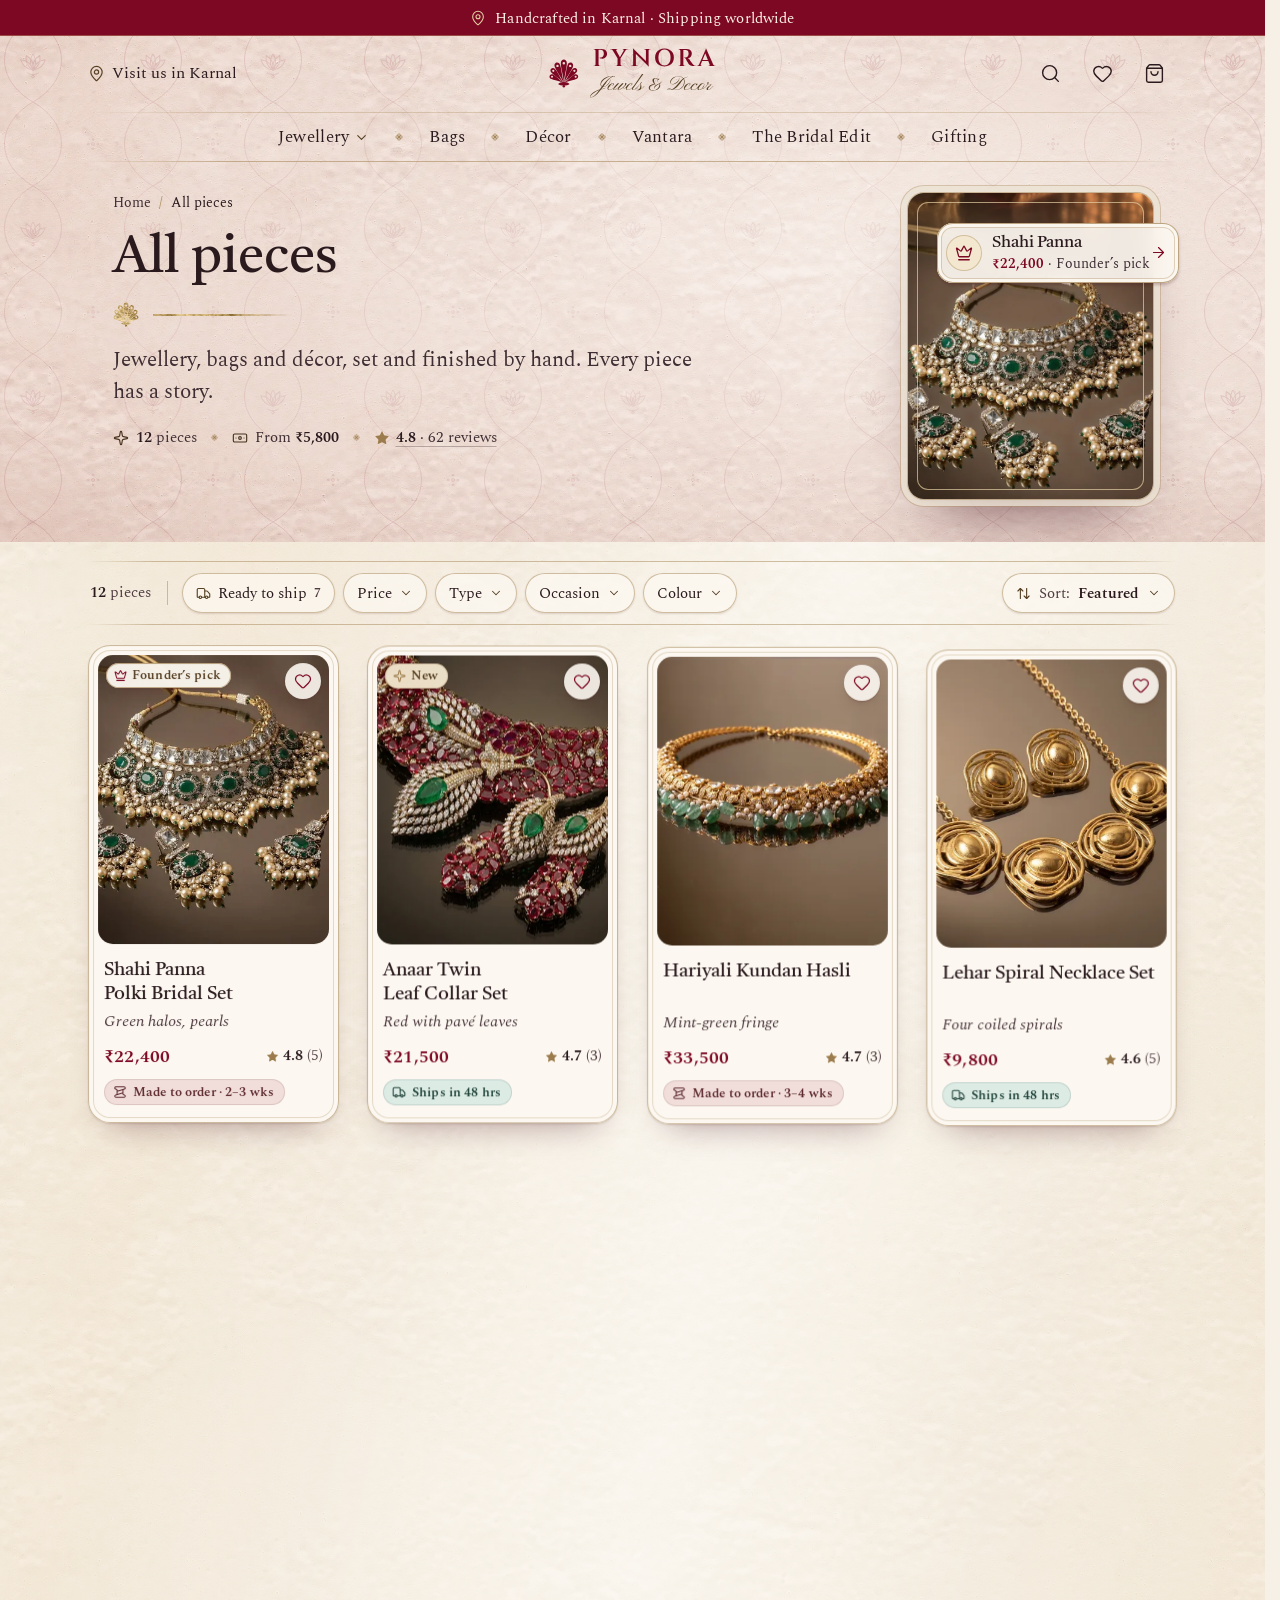
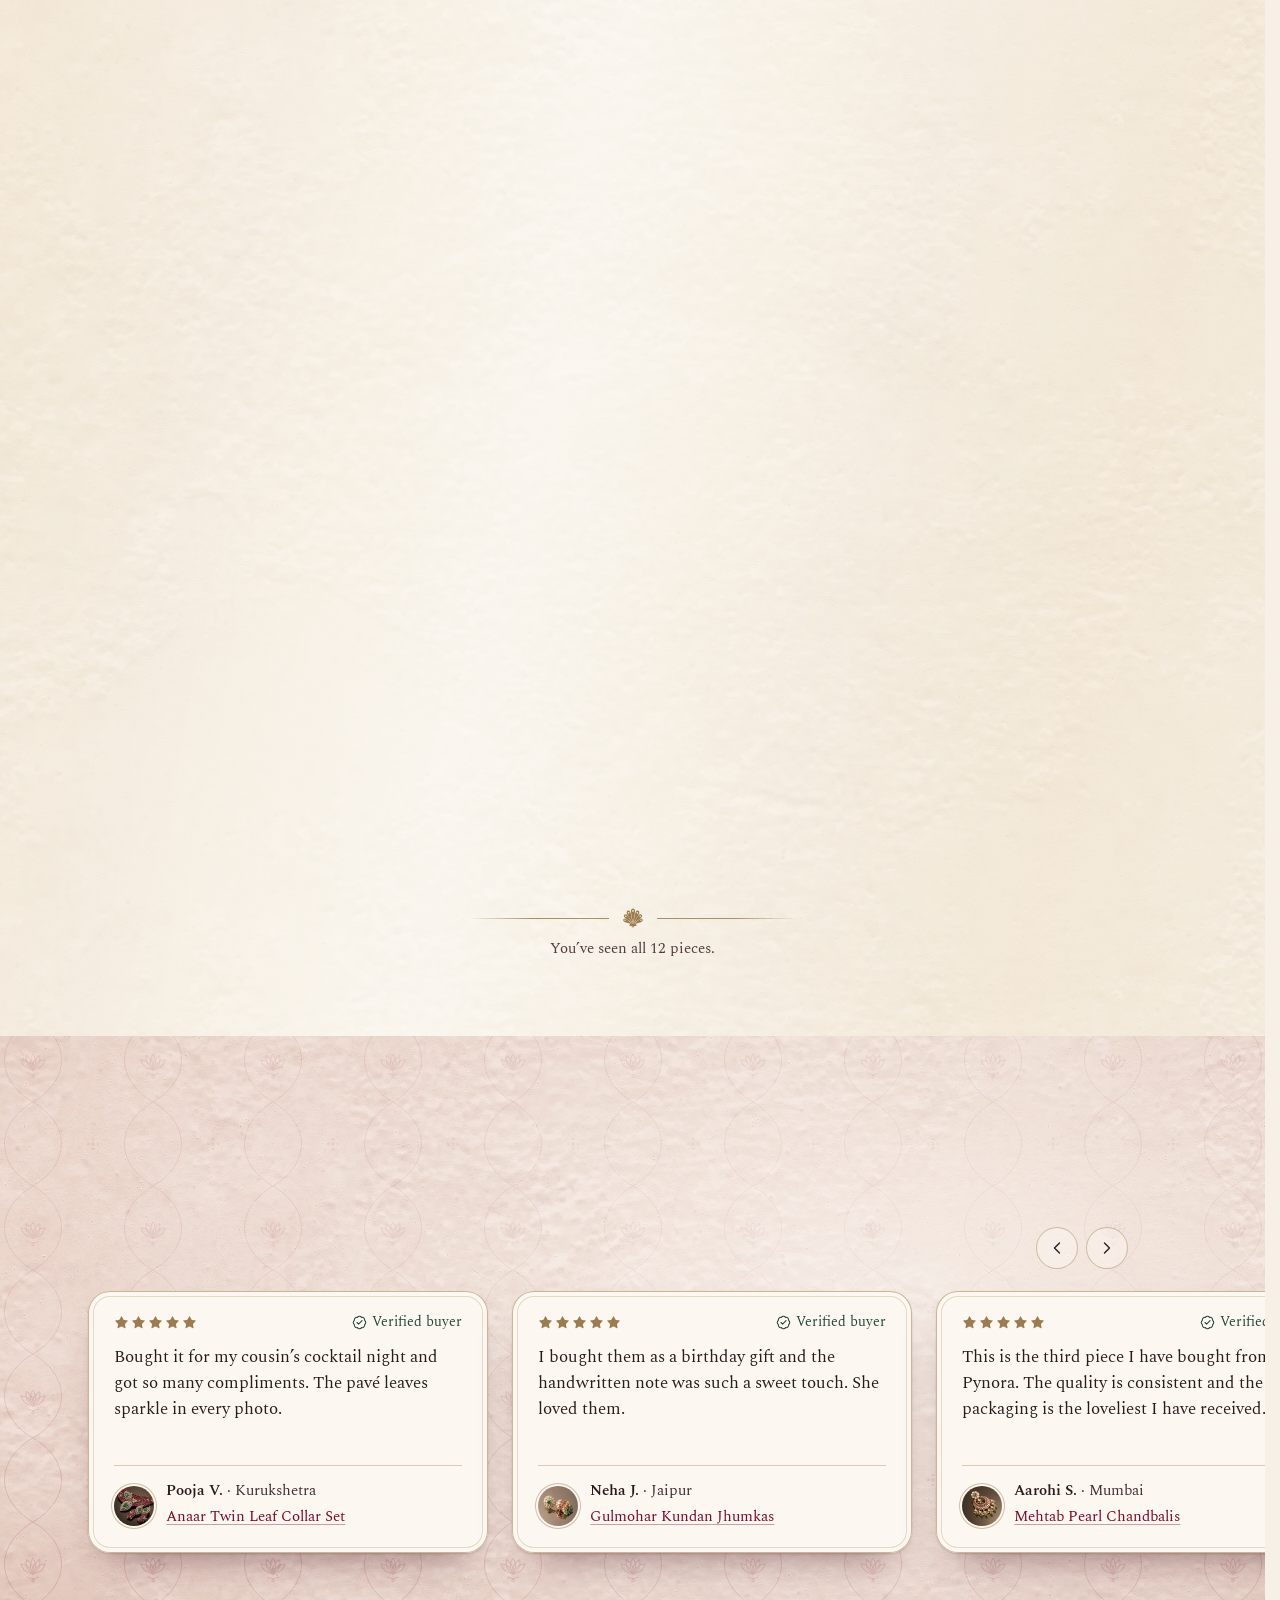
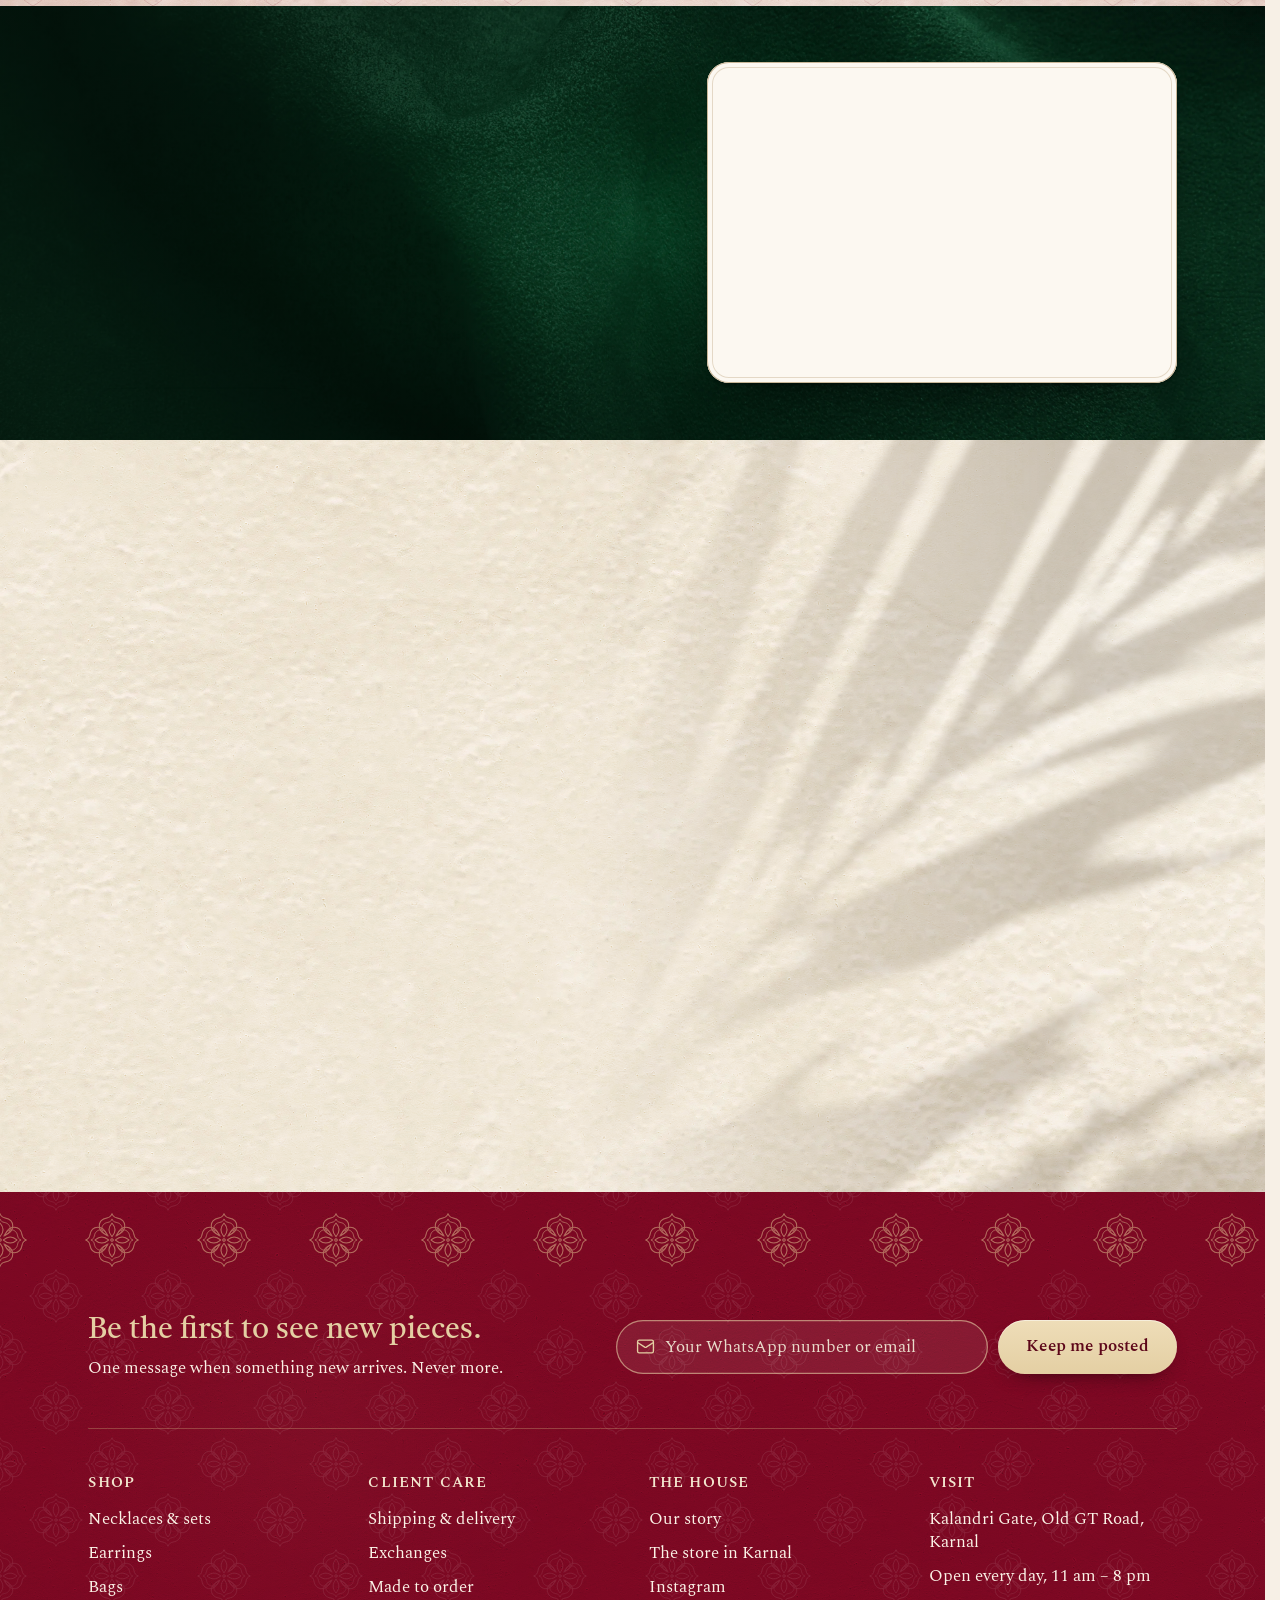
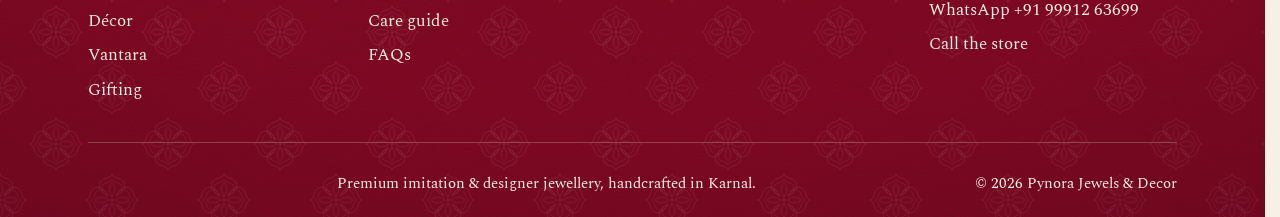
<file: collection.html>
<!doctype html>
<html lang="en-IN" data-root="">
<head>
<meta charset="utf-8">
<meta name="viewport" content="width=device-width, initial-scale=1">
<script>(function(d,w){try{if(w.matchMedia&&w.matchMedia('(prefers-reduced-motion: reduce)').matches)return;if(!('IntersectionObserver'in w)||!(w.CSS&&CSS.supports&&CSS.supports('translate','1px')&&CSS.supports('scale','1')))return;d.classList.add('motion');var t=w.performance&&performance.now?performance.now():0;w.setTimeout(function(){d.classList.add('motion-go')},Math.max(0,1200-t))}catch(e){d.classList.remove('motion')}})(document.documentElement,window);</script>
<title>Our pieces · Pynora Jewels &amp; Decor</title>
<meta name="description" content="Jewellery, bags and décor, set and finished by hand. Every piece has a story.">
<meta property="og:title" content="Our pieces · Pynora Jewels &amp; Decor">
<meta property="og:description" content="Jewellery, bags and décor, set and finished by hand. Every piece has a story.">
<!-- @partial head-meta -->
<link rel="icon" href="assets/img/brand/favicon.svg" type="image/svg+xml">
<link rel="icon" href="assets/img/brand/favicon-32.png" sizes="32x32" type="image/png">
<link rel="apple-touch-icon" href="assets/img/brand/apple-touch-icon.png">
<meta name="theme-color" content="#7D0823">
<meta property="og:site_name" content="Pynora Jewels &amp; Decor">
<meta property="og:type" content="website">
<meta property="og:locale" content="en_IN">
<meta property="og:image" content="https://pynora-jewels.vercel.app/assets/img/brand/pynora-social-preview-1200x630.jpg">
<meta property="og:image:type" content="image/jpeg">
<meta property="og:image:width" content="1200">
<meta property="og:image:height" content="630">
<meta property="og:image:alt" content="The Shahi Panna polki-style bridal set, its earrings and maang tikka on a polished dark dressing table.">
<meta name="twitter:card" content="summary_large_image">
<!-- /@partial head-meta -->
<script>/* the two fonts of the first screen start downloading at once (online only: a page opened from a folder cannot preload fonts) */
(function (d) { if (!/^https?:$/.test(location.protocol)) return; ['tiro-devanagari-hindi-regular-latin', 'spectral-regular-latin'].forEach(function (n) { var l = d.createElement('link'); l.rel = 'preload'; l.as = 'font'; l.type = 'font/woff2'; l.crossOrigin = 'anonymous'; l.href = 'assets/fonts/' + n + '.woff2'; d.head.appendChild(l); }); })(document);</script>
<link rel="stylesheet" href="assets/css/fonts.css">
<link rel="stylesheet" href="assets/css/tokens-colour.css">
<link rel="stylesheet" href="assets/css/tokens-type.css">
<link rel="stylesheet" href="assets/css/tokens-components.css">
<link rel="stylesheet" href="assets/css/base-type.css">
<link rel="stylesheet" href="assets/css/ornament.css">
<link rel="stylesheet" href="assets/css/textures.css">
<link rel="stylesheet" href="assets/css/backgrounds.css">
<link rel="stylesheet" href="assets/css/layout.css">
<link rel="stylesheet" href="assets/css/buttons.css">
<link rel="stylesheet" href="assets/css/marks.css">
<link rel="stylesheet" href="assets/css/header.css">
<link rel="stylesheet" href="assets/css/drawer.css">
<link rel="stylesheet" href="assets/css/menu.css">
<link rel="stylesheet" href="assets/css/bag.css">
<link rel="stylesheet" href="assets/css/care.css">
<link rel="stylesheet" href="assets/css/search.css">
<link rel="stylesheet" href="assets/css/toast.css">
<link rel="stylesheet" href="assets/css/card.css">
<link rel="stylesheet" href="assets/css/review-card.css">
<link rel="stylesheet" href="assets/css/rows.css">
<link rel="stylesheet" href="assets/css/footer.css">
<link rel="stylesheet" href="assets/css/pages.css">
<link rel="stylesheet" href="assets/css/home-reviews.css">
<link rel="stylesheet" href="assets/css/collection-open.css">
<link rel="stylesheet" href="assets/css/collection-bar.css">
<link rel="stylesheet" href="assets/css/collection-grid.css">
<link rel="stylesheet" href="assets/css/collection-bands.css">
<link rel="stylesheet" href="assets/css/motion-base.css">
<link rel="stylesheet" href="assets/css/motion-micro.css">
<link rel="stylesheet" href="assets/css/motion-pages.css">
<link rel="stylesheet" href="assets/css/motion-collection-open.css">
<link rel="stylesheet" href="assets/css/motion-collection-grid.css">
<script>document.documentElement.classList.add('js');</script>
<script src="assets/data/catalogue.js"></script>
<script src="assets/js/page-early.js" data-page="collection"></script>
<script src="assets/js/backgrounds.js" defer></script>
<script src="assets/js/core.js" defer></script>
<script src="assets/js/state.js" defer></script>
<script src="assets/js/overlay.js" defer></script>
<script src="assets/js/toast.js" defer></script>
<script src="assets/js/announcement.js" defer></script>
<script src="assets/js/header.js" defer></script>
<script src="assets/js/menu.js" defer></script>
<script src="assets/js/search.js" defer></script>
<script src="assets/js/bag.js" defer></script>
<script src="assets/js/wishlist.js" defer></script>
<script src="assets/js/care.js" defer></script>
<script src="assets/js/whatsapp-float.js" defer></script>
<script src="assets/js/newsletter.js" defer></script>
<script src="assets/js/cards.js" defer></script>
<script src="assets/js/reviews.js" defer></script>
<script src="assets/js/rows.js" defer></script>
<script src="assets/js/collection-state.js" defer></script>
<script src="assets/js/collection-bar.js" defer></script>
<script src="assets/js/collection-grid.js" defer></script>
<script src="assets/js/page-collection.js" defer></script>
<script src="assets/js/motion-core.js" defer></script>
<script src="assets/js/motion-load.js" defer></script>
<script src="assets/js/motion-header.js" defer></script>
<script src="assets/js/motion-moments.js" defer></script>
</head>
<body class="pg pg--collection">

<!-- @partial icons -->
<svg xmlns="http://www.w3.org/2000/svg" width="0" height="0" style="position:absolute" aria-hidden="true" focusable="false">
<defs>
<symbol id="i-search" viewBox="0 0 24 24"><path d="m21 21-4.34-4.34"/><circle cx="11" cy="11" r="8"/></symbol>
<symbol id="i-menu" viewBox="0 0 24 24"><path d="M4 5h16"/><path d="M4 12h16"/><path d="M4 19h16"/></symbol>
<symbol id="i-x" viewBox="0 0 24 24"><path d="M18 6 6 18"/><path d="m6 6 12 12"/></symbol>
<symbol id="i-heart" viewBox="0 0 24 24"><path d="M2 9.5a5.5 5.5 0 0 1 9.591-3.676.56.56 0 0 0 .818 0A5.49 5.49 0 0 1 22 9.5c0 2.29-1.5 4-3 5.5l-5.492 5.313a2 2 0 0 1-3 .019L5 15c-1.5-1.5-3-3.2-3-5.5"/></symbol>
<symbol id="i-bag" viewBox="0 0 24 24"><path d="M16 10a4 4 0 0 1-8 0"/><path d="M3.103 6.034h17.794"/><path d="M3.4 5.467a2 2 0 0 0-.4 1.2V20a2 2 0 0 0 2 2h14a2 2 0 0 0 2-2V6.667a2 2 0 0 0-.4-1.2l-2-2.667A2 2 0 0 0 17 2H7a2 2 0 0 0-1.6.8z"/></symbol>
<symbol id="i-pin" viewBox="0 0 24 24"><path d="M20 10c0 4.993-5.539 10.193-7.399 11.799a1 1 0 0 1-1.202 0C9.539 20.193 4 14.993 4 10a8 8 0 0 1 16 0"/><circle cx="12" cy="10" r="3"/></symbol>
<symbol id="i-phone" viewBox="0 0 24 24"><path d="M13.832 16.568a1 1 0 0 0 1.213-.303l.355-.465A2 2 0 0 1 17 15h3a2 2 0 0 1 2 2v3a2 2 0 0 1-2 2A18 18 0 0 1 2 4a2 2 0 0 1 2-2h3a2 2 0 0 1 2 2v3a2 2 0 0 1-.8 1.6l-.468.351a1 1 0 0 0-.292 1.233 14 14 0 0 0 6.392 6.384"/></symbol>
<symbol id="i-clock" viewBox="0 0 24 24"><circle cx="12" cy="12" r="10"/><path d="M12 6v6l4 2"/></symbol>
<symbol id="i-mail" viewBox="0 0 24 24"><path d="m22 7-8.991 5.727a2 2 0 0 1-2.009 0L2 7"/><rect x="2" y="4" width="20" height="16" rx="2"/></symbol>
<symbol id="i-arrow" viewBox="0 0 24 24"><path d="M5 12h14"/><path d="m12 5 7 7-7 7"/></symbol>
<symbol id="i-arrow-left" viewBox="0 0 24 24"><path d="m12 19-7-7 7-7"/><path d="M19 12H5"/></symbol>
<symbol id="i-down" viewBox="0 0 24 24"><path d="m6 9 6 6 6-6"/></symbol>
<symbol id="i-up" viewBox="0 0 24 24"><path d="m18 15-6-6-6 6"/></symbol>
<symbol id="i-left" viewBox="0 0 24 24"><path d="m15 18-6-6 6-6"/></symbol>
<symbol id="i-right" viewBox="0 0 24 24"><path d="m9 18 6-6-6-6"/></symbol>
<symbol id="i-plus" viewBox="0 0 24 24"><path d="M5 12h14"/><path d="M12 5v14"/></symbol>
<symbol id="i-minus" viewBox="0 0 24 24"><path d="M5 12h14"/></symbol>
<symbol id="i-truck" viewBox="0 0 24 24"><path d="M14 18V6a2 2 0 0 0-2-2H4a2 2 0 0 0-2 2v11a1 1 0 0 0 1 1h2"/><path d="M15 18H9"/><path d="M19 18h2a1 1 0 0 0 1-1v-3.65a1 1 0 0 0-.22-.624l-3.48-4.35A1 1 0 0 0 17.52 8H14"/><circle cx="17" cy="18" r="2"/><circle cx="7" cy="18" r="2"/></symbol>
<symbol id="i-gift" viewBox="0 0 24 24"><path d="M12 7v14"/><path d="M20 11v8a2 2 0 0 1-2 2H6a2 2 0 0 1-2-2v-8"/><path d="M7.5 7a1 1 0 0 1 0-5A4.8 8 0 0 1 12 7a4.8 8 0 0 1 4.5-5 1 1 0 0 1 0 5"/><rect x="3" y="7" width="18" height="4" rx="1"/></symbol>
<symbol id="i-crown" viewBox="0 0 24 24"><path d="M11.562 3.266a.5.5 0 0 1 .876 0L15.39 8.87a1 1 0 0 0 1.516.294L21.183 5.5a.5.5 0 0 1 .798.519l-2.834 10.246a1 1 0 0 1-.956.734H5.81a1 1 0 0 1-.957-.734L2.02 6.02a.5.5 0 0 1 .798-.519l4.276 3.664a1 1 0 0 0 1.516-.294z"/><path d="M5 21h14"/></symbol>
<symbol id="i-badge" viewBox="0 0 24 24"><path d="M3.85 8.62a4 4 0 0 1 4.78-4.77 4 4 0 0 1 6.74 0 4 4 0 0 1 4.78 4.78 4 4 0 0 1 0 6.74 4 4 0 0 1-4.77 4.78 4 4 0 0 1-6.75 0 4 4 0 0 1-4.78-4.77 4 4 0 0 1 0-6.76Z"/><path d="m16 9-5.5 5.5L8 12"/></symbol>
<symbol id="i-star" viewBox="0 0 24 24"><path d="M11.525 2.295a.53.53 0 0 1 .95 0l2.31 4.679a2.123 2.123 0 0 0 1.595 1.16l5.166.756a.53.53 0 0 1 .294.904l-3.736 3.638a2.123 2.123 0 0 0-.611 1.878l.882 5.14a.53.53 0 0 1-.771.56l-4.618-2.428a2.122 2.122 0 0 0-1.973 0L6.396 21.01a.53.53 0 0 1-.77-.56l.881-5.139a2.122 2.122 0 0 0-.611-1.879L2.16 9.795a.53.53 0 0 1 .294-.906l5.165-.755a2.122 2.122 0 0 0 1.597-1.16z"/></symbol>
<symbol id="i-alert" viewBox="0 0 24 24"><circle cx="12" cy="12" r="10"/><line x1="12" x2="12" y1="8" y2="12"/><line x1="12" x2="12.01" y1="16" y2="16"/></symbol>
<symbol id="i-check" viewBox="0 0 24 24"><path d="M20 6 9 17l-5-5"/></symbol>
<symbol id="i-circle-check" viewBox="0 0 24 24"><circle cx="12" cy="12" r="10"/><path d="m16 9-5.5 5.5L8 12"/></symbol>
<symbol id="i-spool" viewBox="0 0 24 24"><path d="M17 13.44 4.442 17.082A2 2 0 0 0 4.982 21H19a2 2 0 0 0 .558-3.921l-1.115-.32A2 2 0 0 1 17 14.837V7.66"/><path d="m7 10.56 12.558-3.642A2 2 0 0 0 19.018 3H5a2 2 0 0 0-.558 3.921l1.115.32A2 2 0 0 1 7 9.163v7.178"/></symbol>
<symbol id="i-sparkle" viewBox="0 0 24 24"><path d="M11.017 2.814a1 1 0 0 1 1.966 0l1.051 5.558a2 2 0 0 0 1.594 1.594l5.558 1.051a1 1 0 0 1 0 1.966l-5.558 1.051a2 2 0 0 0-1.594 1.594l-1.051 5.558a1 1 0 0 1-1.966 0l-1.051-5.558a2 2 0 0 0-1.594-1.594l-5.558-1.051a1 1 0 0 1 0-1.966l5.558-1.051a2 2 0 0 0 1.594-1.594z"/></symbol>
<symbol id="i-banknote" viewBox="0 0 24 24"><rect width="20" height="12" x="2" y="6" rx="2"/><circle cx="12" cy="12" r="2"/><path d="M6 12h.01M18 12h.01"/></symbol>
<symbol id="i-sliders" viewBox="0 0 24 24"><path d="M10 5H3"/><path d="M12 19H3"/><path d="M14 3v4"/><path d="M16 17v4"/><path d="M21 12h-9"/><path d="M21 19h-5"/><path d="M21 5h-7"/><path d="M8 10v4"/><path d="M8 12H3"/></symbol>
<symbol id="i-arrow-up-down" viewBox="0 0 24 24"><path d="m21 16-4 4-4-4"/><path d="M17 20V4"/><path d="m3 8 4-4 4 4"/><path d="M7 4v16"/></symbol>
<symbol id="i-zoom-in" viewBox="0 0 24 24"><circle cx="11" cy="11" r="8"/><path d="m21 21-4.35-4.35"/><path d="M11 8v6"/><path d="M8 11h6"/></symbol>
<symbol id="i-layers" viewBox="0 0 24 24"><path d="M12 2 2 7l10 5 10-5-10-5Z"/><path d="m2 17 10 5 10-5"/><path d="m2 12 10 5 10-5"/></symbol>
<symbol id="i-gem" viewBox="0 0 24 24"><path d="M6 3h12l4 6-10 13L2 9Z"/><path d="M11 3 8 9l4 13 4-13-3-6"/><path d="M2 9h20"/></symbol>
<symbol id="i-ruler" viewBox="0 0 24 24"><path d="M21.3 15.3a2.4 2.4 0 0 1 0 3.4l-2.6 2.6a2.4 2.4 0 0 1-3.4 0L2.7 8.7a2.41 2.41 0 0 1 0-3.4l2.6-2.6a2.41 2.41 0 0 1 3.4 0Z"/><path d="m14.5 12.5 2-2"/><path d="m11.5 9.5 2-2"/><path d="m8.5 6.5 2-2"/><path d="m17.5 15.5 2-2"/></symbol>
<symbol id="i-weight" viewBox="0 0 24 24"><circle cx="12" cy="5" r="3"/><path d="M6.5 8a2 2 0 0 0-1.905 1.46L2.1 18.5A2 2 0 0 0 4 21h16a2 2 0 0 0 1.925-2.54L19.4 9.5A2 2 0 0 0 17.48 8Z"/></symbol>
<symbol id="i-link" viewBox="0 0 24 24"><path d="M10 13a5 5 0 0 0 7.54.54l3-3a5 5 0 0 0-7.07-7.07l-1.72 1.71"/><path d="M14 11a5 5 0 0 0-7.54-.54l-3 3a5 5 0 0 0 7.07 7.07l1.71-1.71"/></symbol>
<symbol id="i-droplet-off" viewBox="0 0 24 24"><path d="M18.715 13.186C18.29 11.858 17.384 10.607 16 9.5c-2-1.6-3.5-4-4-6.5a10.7 10.7 0 0 1-.884 2.586"/><path d="m2 2 20 20"/><path d="M8.795 8.797A11 11 0 0 1 8 9.5C6 11.1 5 13 5 15a7 7 0 0 0 13.222 3.208"/></symbol>
<symbol id="i-hand" viewBox="0 0 24 24"><path d="M18 11V6a2 2 0 0 0-2-2a2 2 0 0 0-2 2"/><path d="M14 10V4a2 2 0 0 0-2-2a2 2 0 0 0-2 2v2"/><path d="M10 10.5V6a2 2 0 0 0-2-2a2 2 0 0 0-2 2v8"/><path d="M18 8a2 2 0 1 1 4 0v6a8 8 0 0 1-8 8h-2c-2.8 0-4.5-.86-5.99-2.34l-3.6-3.6a2 2 0 0 1 2.83-2.82L7 15"/></symbol>
<symbol id="i-lock-open" viewBox="0 0 24 24"><rect width="18" height="11" x="3" y="11" rx="2" ry="2"/><path d="M7 11V7a5 5 0 0 1 9.9-1"/></symbol>
<symbol id="i-flower" viewBox="0 0 24 24"><path d="M12 5a3 3 0 1 1 3 3m-3-3a3 3 0 1 0-3 3m3-3v1M9 8a3 3 0 1 0 3 3M9 8h1m5 0a3 3 0 1 1-3 3m3-3h-1m-2 3v-1"/><circle cx="12" cy="8" r="2"/><path d="M12 10v12"/><path d="M12 22c4.2 0 7-1.667 7-5-4.2 0-7 1.667-7 5Z"/><path d="M12 22c-4.2 0-7-1.667-7-5 4.2 0 7 1.667 7 5Z"/></symbol>
<symbol id="i-refresh-ccw" viewBox="0 0 24 24"><path d="M21 12a9 9 0 0 0-9-9 9.75 9.75 0 0 0-6.74 2.74L3 8"/><path d="M3 3v5h5"/><path d="M3 12a9 9 0 0 0 9 9 9.75 9.75 0 0 0 6.74-2.74L21 16"/><path d="M16 16h5v5"/></symbol>
<symbol id="i-camera" viewBox="0 0 24 24"><path d="M13.997 4a2 2 0 0 1 1.76 1.05l.486.9A2 2 0 0 0 18.003 7H20a2 2 0 0 1 2 2v9a2 2 0 0 1-2 2H4a2 2 0 0 1-2-2V9a2 2 0 0 1 2-2h1.997a2 2 0 0 0 1.759-1.048l.489-.904A2 2 0 0 1 10.004 4z"/><circle cx="12" cy="13" r="3"/></symbol>
<symbol id="i-video" viewBox="0 0 24 24"><path d="m16 13 5.223 3.482a.5.5 0 0 0 .777-.416V7.87a.5.5 0 0 0-.752-.432L16 10.5"/><rect x="2" y="6" width="14" height="12" rx="2"/></symbol>
<symbol id="i-instagram" viewBox="0 0 24 24"><rect width="20" height="20" x="2" y="2" rx="5" ry="5"/><path d="M16 11.37A4 4 0 1 1 12.63 8 4 4 0 0 1 16 11.37z"/><line x1="17.5" x2="17.51" y1="6.5" y2="6.5"/></symbol>
<symbol id="i-wa" viewBox="-4 -4 32 32"><path fill="currentColor" stroke="none" d="M17.472 14.382c-.297-.149-1.758-.867-2.03-.967-.273-.099-.471-.148-.67.15-.197.297-.767.966-.94 1.164-.173.199-.347.223-.644.075-.297-.15-1.255-.463-2.39-1.475-.883-.788-1.48-1.761-1.653-2.059-.173-.297-.018-.458.13-.606.134-.133.298-.347.446-.52.149-.174.198-.298.298-.497.099-.198.05-.371-.025-.52-.075-.149-.669-1.612-.916-2.207-.242-.579-.487-.5-.669-.51-.173-.008-.371-.01-.57-.01-.198 0-.52.074-.792.372-.272.297-1.04 1.016-1.04 2.479 0 1.462 1.065 2.875 1.213 3.074.149.198 2.096 3.2 5.077 4.487.709.306 1.262.489 1.694.625.712.227 1.36.195 1.871.118.571-.085 1.758-.719 2.006-1.413.248-.694.248-1.289.173-1.413-.074-.124-.272-.198-.57-.347m-5.421 7.403h-.004a9.87 9.87 0 01-5.031-1.378l-.361-.214-3.741.982.998-3.648-.235-.374a9.86 9.86 0 01-1.51-5.26c.001-5.45 4.436-9.884 9.888-9.884 2.64 0 5.122 1.03 6.988 2.898a9.825 9.825 0 012.893 6.994c-.003 5.45-4.437 9.884-9.885 9.884m8.413-18.297A11.815 11.815 0 0012.05 0C5.495 0 .16 5.335.157 11.892c0 2.096.547 4.142 1.588 5.945L.057 24l6.305-1.654a11.882 11.882 0 005.683 1.448h.005c6.554 0 11.89-5.335 11.893-11.893a11.821 11.821 0 00-3.48-8.413Z"/></symbol>
</defs>
</svg>
<!-- /@partial icons -->

<!-- @partial skip -->
<a class="skip" href="#main">Skip to the shop</a>
<!-- /@partial skip -->

<!-- @partial strip -->
<div class="strip on-dark" data-strip>
  <ul class="strip__list" aria-live="off">
    <li class="strip__line is-on"><svg class="i" aria-hidden="true" focusable="false"><use href="#i-truck"/></svg><a href="#care/shipping">Free shipping across India</a></li>
    <li class="strip__line"><svg class="i" aria-hidden="true" focusable="false"><use href="#i-pin"/></svg><span>Handcrafted in Karnal · Shipping worldwide</span></li>
    <li class="strip__line"><svg class="i" aria-hidden="true" focusable="false"><use href="#i-gift"/></svg><a href="collection.html?c=gifting">Every piece arrives in our crimson gift box</a></li>
  </ul>
</div>
<!-- /@partial strip -->

<!-- @partial header -->
<div class="hdr-mark" data-hdr-mark aria-hidden="true"></div>
<header class="hdr" data-hdr>
  <div class="hdr__bar">
    <div class="hdr__in">
      <div class="hdr__top">
        <div class="hdr__start">
          <button class="ib hdr__small" type="button" data-open="menu" aria-haspopup="dialog" aria-label="Menu"><svg class="i" aria-hidden="true" focusable="false"><use href="#i-menu"/></svg></button>
          <button class="ib hdr__small" type="button" data-open="search" aria-haspopup="dialog" aria-label="Search"><svg class="i" aria-hidden="true" focusable="false"><use href="#i-search"/></svg></button>
          <a class="hdr__visit hdr__wide" href="index.html#visit"><svg class="i" aria-hidden="true" focusable="false"><use href="#i-pin"/></svg>Visit us in Karnal</a>
        </div>
        <a class="hdr__logo" href="index.html" data-twin="logo"><img src="assets/img/brand/pynora-logo-horizontal-on-light.svg" width="133" height="40" alt="Pynora Jewels &amp; Decor, home"></a>
        <div class="hdr__tools">
          <button class="ib hdr__wide" type="button" data-open="search" aria-haspopup="dialog" aria-label="Search" data-twin="search"><svg class="i" aria-hidden="true" focusable="false"><use href="#i-search"/></svg></button>
          <button class="ib" type="button" data-open="wishlist" aria-haspopup="dialog" data-label="Wishlist" aria-label="Wishlist" data-twin="wish"><svg class="i" aria-hidden="true" focusable="false"><use href="#i-heart"/></svg><span class="badge" data-count="wish"></span></button>
          <button class="ib" type="button" data-open="bag" aria-haspopup="dialog" data-label="Bag" aria-label="Bag" data-twin="bag"><svg class="i" aria-hidden="true" focusable="false"><use href="#i-bag"/></svg><span class="badge" data-count="bag"></span></button>
        </div>
      </div>
      <div class="hdr__row">
        <a class="hdr__logo hdr__logo--bar" href="index.html" data-twin="logo"><img src="assets/img/brand/pynora-logo-horizontal-on-light.svg" width="126" height="38" alt="Pynora Jewels &amp; Decor, home"></a>
        <nav class="hdr__nav" aria-label="Collections">
          <ul class="hdr__menu">
            <li class="hdr__item hdr__item--dd" data-jewellery>
              <button class="hdr__link" type="button" aria-expanded="false" aria-controls="jpanel">Jewellery<svg class="i" aria-hidden="true" focusable="false"><use href="#i-down"/></svg></button>
              <div class="jpanel" id="jpanel" hidden>
                <div class="jpanel__main">
                  <p class="jpanel__k">Jewellery</p>
                  <ul class="jpanel__rows">
                    <li><a class="jpanel__row" href="collection.html?c=necklaces-sets"><img src="assets/img/products/hariyali-kundan-hasli/hariyali-kundan-hasli-01-still-life-160.webp" width="52" height="65" alt="" loading="lazy" decoding="async"><span><span class="jpanel__name">Necklaces &amp; sets</span><span class="jpanel__meta" data-tally="necklaces-sets" data-tally-fmt="{pieces} · from {from}">4 pieces · from ₹9,800</span></span><svg class="i" aria-hidden="true" focusable="false"><use href="#i-arrow"/></svg></a></li>
                    <li><a class="jpanel__row" href="collection.html?c=earrings"><img src="assets/img/products/mehtab-pearl-chandbalis/mehtab-pearl-chandbalis-01-still-life-160.webp" width="52" height="65" alt="" loading="lazy" decoding="async"><span><span class="jpanel__name">Earrings</span><span class="jpanel__meta" data-tally="earrings" data-tally-fmt="{pieces} · from {from}">3 pieces · from ₹5,800</span></span><svg class="i" aria-hidden="true" focusable="false"><use href="#i-arrow"/></svg></a></li>
                  </ul>
                  <p class="jpanel__more"><a class="tlink tlink--compact" href="collection.html?c=all">Shop all pieces <svg class="i" aria-hidden="true" focusable="false"><use href="#i-arrow"/></svg></a></p>
                </div>
                <div class="jpanel__pick">
                  <p class="jpanel__k">Founder’s pick</p>
                  <a class="jpanel__feat" href="product.html?p=shahi-panna-polki-bridal-set"><img src="assets/img/products/shahi-panna-polki-bridal-set/shahi-panna-polki-bridal-set-01-still-life-480.webp" width="200" height="210" alt="" loading="lazy" decoding="async"><span class="jpanel__plate"><span class="jpanel__pick-name">Shahi Panna Polki Bridal Set</span><span class="jpanel__pick-price" data-price="shahi-panna-polki-bridal-set">₹22,400</span></span></a>
                </div>
              </div>
            </li>
            <li class="hdr__item"><a class="hdr__link" href="collection.html?c=bags">Bags</a></li>
            <li class="hdr__item"><a class="hdr__link" href="collection.html?c=decor">Décor</a></li>
            <li class="hdr__item"><a class="hdr__link" href="collection.html?c=vantara">Vantara</a></li>
            <li class="hdr__item"><a class="hdr__link" href="collection.html?c=bridal-edit">The Bridal Edit</a></li>
            <li class="hdr__item"><a class="hdr__link" href="collection.html?c=gifting">Gifting</a></li>
          </ul>
        </nav>
        <div class="hdr__tools hdr__tools--bar">
          <button class="ib" type="button" data-open="search" aria-haspopup="dialog" aria-label="Search" data-twin="search"><svg class="i" aria-hidden="true" focusable="false"><use href="#i-search"/></svg></button>
          <button class="ib" type="button" data-open="wishlist" aria-haspopup="dialog" data-label="Wishlist" aria-label="Wishlist" data-twin="wish"><svg class="i" aria-hidden="true" focusable="false"><use href="#i-heart"/></svg><span class="badge" data-count="wish"></span></button>
          <button class="ib" type="button" data-open="bag" aria-haspopup="dialog" data-label="Bag" aria-label="Bag" data-twin="bag"><svg class="i" aria-hidden="true" focusable="false"><use href="#i-bag"/></svg><span class="badge" data-count="bag"></span></button>
        </div>
      </div>
    </div>
  </div>
</header>
<!-- /@partial header -->

<main id="main" tabindex="-1">

<!-- 1. The collection's opening, on the rose plaster wall: the words and one framed photograph -->
<section class="cop bg bg--rose is-near pg-first" data-bg data-assemble aria-labelledby="cop-title">
  <div class="bg__tex"></div><div class="bg__a"></div><div class="bg__b"></div><div class="bg__scrim"></div>
  <div class="bg__content full"><div class="wrap">
    <div class="cop__in" data-fill-words>
      <nav class="crumbs crumbs--start cop__crumbs" aria-label="Breadcrumb" data-fill="crumbs"><ol><li><a href="index.html">Home</a></li><li><span aria-current="page">All pieces</span></li></ol></nav>
      <div class="hs hs--start hs--flush cop__hs" data-bg-words>
        <p class="t-hindi-lead cop__hindi line" lang="hi" data-fill="hindi"><span class="line__in">&#160;</span></p>
        <h1 class="cop__title line" id="cop-title"><span class="line__in" data-fill="title">All pieces</span></h1>
        <span class="orn-rule orn-rule--leaf cop__rule" aria-hidden="true"><span class="orn-leaf orn-fan"></span></span>
      </div>
      <p class="t-lead cop__lead line"><span class="line__in" data-fill="intro">Jewellery, bags and décor, set and finished by hand. Every piece has a story.</span></p>
      <div class="cop__factsline line"><ul class="line__in cop__facts" data-fill="facts" aria-label="This collection"></ul></div>
      <p class="cop__pictured line" data-fill="pictured" hidden></p>
      <div class="cop__pics" data-fill="pics"></div>
    </div>
  </div></div>
</section>

<!-- 2. The pieces, on quiet sandstone: the shop bar, the grid with the studio note, the end line -->
<section class="cgr-band bg bg--quiet pg-band" data-bg data-assemble aria-labelledby="cgr-title">
  <div class="bg__tex"></div>
  <div class="bg__content full"><div class="wrap">
    <h2 class="vh" id="cgr-title">The pieces</h2>
    <div class="cbar-wrap" data-collection-bar></div>
    <div class="cgr-wrap" data-collection-grid></div>
    <div class="cgr-end" data-collection-end></div>
  </div></div>
</section>

<!-- 3. Loved by our clients, on the rose plaster wall: reviews of this collection's pieces -->
<section class="bg bg--rose rv pg-band" id="reviews" data-bg data-assemble aria-labelledby="rv-title">
  <div class="bg__tex"></div><div class="bg__a"></div><div class="bg__b"></div><div class="bg__scrim"></div>
  <div class="bg__content full"><div class="wrap">
    <div class="hs rv__hs" data-row data-bg-words>
      <h2 class="t-section" id="rv-title"><span class="line"><span class="line__in">Loved by our clients</span></span></h2>
      <span class="orn-rule" aria-hidden="true"><span class="orn-fan"></span></span>
      <p class="rv__avg"><span class="line"><span class="line__in" data-fill="rvavg"><span class="vh">Rated </span><b class="rv__n">4.8</b> from 62 reviews</span></span></p>
    </div>
    <div class="rv__rowwrap" data-row>
      <div class="row row--reviews rv__row">
        <div class="row__bar">
          <div class="ib-arrows" hidden>
            <button class="ib ib--ring" type="button" data-row-prev aria-label="Previous reviews"><svg class="i" aria-hidden="true" focusable="false"><use href="#i-left"/></svg></button>
            <button class="ib ib--ring" type="button" data-row-next aria-label="Next reviews"><svg class="i" aria-hidden="true" focusable="false"><use href="#i-right"/></svg></button>
          </div>
        </div>
        <div class="row__scroller">
          <ul class="track" role="list" aria-label="Reviews from our clients" data-fill="rvlist"></ul>
        </div>
      </div>
    </div>
  </div></div>
</section>

<!-- 4. See it before you decide, on the emerald velvet (the page's one dark band) -->
<section class="cask bg bg--velvet on-dark pg-band" data-bg data-assemble aria-labelledby="cask-title">
  <div class="bg__tex"></div><div class="bg__a"></div><div class="bg__scrim"></div>
  <div class="bg__content full"><div class="wrap">
    <div class="cask__in">
      <div class="hs hs--start hs--flush cask__hs" data-bg-words>
        <h2 class="t-section line" id="cask-title"><span class="line__in">See it before you decide</span></h2>
        <span class="orn-rule" aria-hidden="true"><span class="orn-fan"></span></span>
        <p class="t-lead line"><span class="line__in">Ask for a video call and we will show you any piece from every side, in daylight, before you order.</span></p>
        <div class="cask__btns line line--btn"><div class="line__in">
          <a class="btn btn--wa" data-fill="askwa" href="https://wa.me/919991263699?text=Hi%20Pynora%2C%20I%E2%80%99d%20like%20to%20see%20a%20piece%20on%20a%20video%20call." target="_blank" rel="noopener"><span class="btn__dot"><svg class="i" aria-hidden="true" focusable="false"><use href="#i-wa"/></svg></span>Ask for a video call</a>
          <a class="btn btn--gold-outline" href="index.html#visit">Visit us in Karnal</a>
        </div></div>
      </div>
      <ul class="cask__card" aria-label="Ways to see a piece before you order">
        <li class="cask__row"><span class="cask__ic"><svg class="i" aria-hidden="true" focusable="false"><use href="#i-video"/></svg></span><span class="cask__words"><b>A video call in daylight</b><span>Any piece, from every side, at a time that suits you.</span></span></li>
        <li class="cask__row"><span class="cask__ic"><svg class="i" aria-hidden="true" focusable="false"><use href="#i-pin"/></svg></span><span class="cask__words"><b>Our store at Kalandri Gate</b><span>Old GT Road, Karnal · <span class="cask__keep">open every day, 11&#160;am – 8&#160;pm.</span></span></span></li>
        <li class="cask__row"><span class="cask__ic"><svg class="i" aria-hidden="true" focusable="false"><use href="#i-phone"/></svg></span><span class="cask__words"><b>Call or WhatsApp the studio</b><span><a href="tel:+919991263699">+91&#160;99912&#160;63699</a> · ask us anything about a piece.</span></span></li>
      </ul>
    </div>
  </div></div>
</section>

<!-- 5. Explore the house, on sandstone with the palm shade: every collection, one step away -->
<section class="cex bg bg--palm pg-band" data-bg data-assemble aria-labelledby="cex-title">
  <div class="bg__tex"></div><div class="bg__a"></div><div class="bg__b"></div>
  <div class="bg__content full"><div class="wrap">
    <div class="hs cex__hs" data-bg-words>
      <h2 class="t-section line" id="cex-title"><span class="line__in">Explore the house</span></h2>
      <span class="orn-rule" aria-hidden="true"><span class="orn-fan"></span></span>
      <p class="t-lead line"><span class="line__in">Every corner of the shop, one step away.</span></p>
    </div>
    <ul class="cex__list" data-fill="explore" aria-label="Our collections"></ul>
  </div></div>
</section>
</main>

<!-- @partial footer -->
<footer class="ftr bg bg--lattice bg--footer on-dark" data-bg data-waf-hide>
  <div class="bg__tex"></div><div class="bg__a"></div><div class="bg__b"><div class="bg__lamp"></div></div><div class="bg__scrim"></div>
  <div class="bg__content full">
    <div class="wrap ftr__in" data-bg-words>

      <div class="ftr__news">
        <div class="nl__words">
          <h2 class="nl__title" id="nl-title">Be the first to see new pieces.</h2>
          <p class="nl__lead">One message when something new arrives. Never more.</p>
        </div>
        <div class="nl__box" data-nl>
          <form class="nl__form" action="#" novalidate aria-labelledby="nl-title">
            <label class="nl__field" for="nl-contact">
              <svg class="i" aria-hidden="true" focusable="false"><use href="#i-mail"/></svg>
              <span class="vh">Your WhatsApp number or email</span>
              <input class="nl__input" id="nl-contact" name="contact" type="text" autocomplete="email" autocapitalize="off" spellcheck="false" placeholder="Your WhatsApp number or email">
            </label>
            <p class="nl__err" id="nl-err" role="alert" hidden><svg class="i" aria-hidden="true" focusable="false"><use href="#i-alert"/></svg>Please enter your email or a 10-digit WhatsApp number.</p>
            <button class="btn btn--gold" type="submit">Keep me posted</button>
          </form>
          <p class="nl__ok" tabindex="-1"><span class="nl__orb"><svg class="i" aria-hidden="true" focusable="false"><use href="#i-check"/></svg></span>Thank you. We’ll send you new pieces first.</p>
        </div>
      </div>

      <div class="ftr__cols">
        <nav class="ftr__col" data-fold aria-labelledby="ftr-shop-label">
          <h2 class="ftr__label" id="ftr-shop-label"><span class="ftr__label-text">Shop</span><button class="ftr__fold" type="button" aria-expanded="false" aria-controls="ftr-shop">Shop<span class="ftr__sign" aria-hidden="true"></span></button></h2>
          <div class="ftr__panel" id="ftr-shop"><div class="ftr__panel-in">
            <ul class="ftr__list" role="list">
              <li><a href="collection.html?c=necklaces-sets">Necklaces &amp; sets</a></li>
              <li><a href="collection.html?c=earrings">Earrings</a></li>
              <li><a href="collection.html?c=bags">Bags</a></li>
              <li><a href="collection.html?c=decor">Décor</a></li>
              <li><a href="collection.html?c=vantara">Vantara</a></li>
              <li><a href="collection.html?c=gifting">Gifting</a></li>
            </ul>
          </div></div>
        </nav>

        <nav class="ftr__col" data-fold aria-labelledby="ftr-care-label">
          <h2 class="ftr__label" id="ftr-care-label"><span class="ftr__label-text">Client care</span><button class="ftr__fold" type="button" aria-expanded="false" aria-controls="ftr-care">Client care<span class="ftr__sign" aria-hidden="true"></span></button></h2>
          <div class="ftr__panel" id="ftr-care"><div class="ftr__panel-in">
            <ul class="ftr__list" role="list">
              <li><a href="#care/shipping">Shipping &amp; delivery</a></li>
              <li><a href="#care/exchanges">Exchanges</a></li>
              <li><a href="#care/made-to-order">Made to order</a></li>
              <li><a href="#care/care-guide">Care guide</a></li>
              <li><a href="#care/faqs">FAQs</a></li>
            </ul>
          </div></div>
        </nav>

        <nav class="ftr__col" data-fold aria-labelledby="ftr-house-label">
          <h2 class="ftr__label" id="ftr-house-label"><span class="ftr__label-text">The house</span><button class="ftr__fold" type="button" aria-expanded="false" aria-controls="ftr-house">The house<span class="ftr__sign" aria-hidden="true"></span></button></h2>
          <div class="ftr__panel" id="ftr-house"><div class="ftr__panel-in">
            <ul class="ftr__list" role="list">
              <li><a href="#care/our-story">Our story</a></li>
              <li><a href="index.html#visit">The store in Karnal</a></li>
              <li><a href="https://www.instagram.com/pynorajewels/" target="_blank" rel="noopener">Instagram</a></li>
            </ul>
          </div></div>
        </nav>

        <div class="ftr__col ftr__visit">
          <h2 class="ftr__label">Visit</h2>
          <ul class="ftr__list" role="list">
            <li><address class="ftr__addr">Kalandri Gate, Old&nbsp;GT&nbsp;Road, Karnal</address></li>
            <li><span>Open every day, <span class="ftr__keep">11&nbsp;am – 8&nbsp;pm</span></span></li>
            <li><a href="https://wa.me/919991263699" target="_blank" rel="noopener">WhatsApp +91&nbsp;99912&nbsp;63699</a></li>
            <li><a href="tel:+919991263699">Call the store</a></li>
          </ul>
        </div>
      </div>

      <div class="ftr__base">
        <span class="ftr__fan orn-fan orn-leaf" aria-hidden="true"></span>
        <p>Premium imitation &amp; designer jewellery, handcrafted in Karnal.</p>
        <p>© 2026 Pynora Jewels &amp; Decor</p>
      </div>

    </div>
  </div>
</footer>
<!-- /@partial footer -->

<!-- @partial menu -->
<aside class="drawer drawer--left menu" data-overlay="menu" aria-label="Menu" hidden>
  <header class="drawer__head menu__head">
    <img class="menu__logo" src="assets/img/brand/pynora-logo-horizontal-on-maroon.svg" width="113" height="34" alt="Pynora Jewels &amp; Decor">
    <button class="drawer__close" type="button" data-close aria-label="Close the menu"><svg class="i" aria-hidden="true" focusable="false"><use href="#i-x"/></svg></button>
  </header>
  <div class="drawer__body menu__body">
    <h2 class="menu__k" id="menu-shop">Shop</h2>
    <ul class="menu__rows" aria-labelledby="menu-shop">
      <li><a class="menu__row" href="collection.html?c=all"><img src="assets/img/products/vantara-gaj-sindoor-box/vantara-gaj-sindoor-box-01-still-life-160.webp" width="44" height="55" alt="" loading="lazy" decoding="async"><span><span class="menu__name">Shop all</span><span class="menu__meta" data-tally="all">12 pieces</span></span><svg class="i" aria-hidden="true" focusable="false"><use href="#i-right"/></svg></a></li>
      <li><a class="menu__row" href="collection.html?c=necklaces-sets"><img src="assets/img/products/hariyali-kundan-hasli/hariyali-kundan-hasli-01-still-life-160.webp" width="44" height="55" alt="" loading="lazy" decoding="async"><span><span class="menu__name">Necklaces &amp; sets</span><span class="menu__meta" data-tally="necklaces-sets">4 pieces</span></span><svg class="i" aria-hidden="true" focusable="false"><use href="#i-right"/></svg></a></li>
      <li><a class="menu__row" href="collection.html?c=earrings"><img src="assets/img/products/mehtab-pearl-chandbalis/mehtab-pearl-chandbalis-01-still-life-160.webp" width="44" height="55" alt="" loading="lazy" decoding="async"><span><span class="menu__name">Earrings</span><span class="menu__meta" data-tally="earrings">3 pieces</span></span><svg class="i" aria-hidden="true" focusable="false"><use href="#i-right"/></svg></a></li>
      <li><a class="menu__row" href="collection.html?c=bags"><img src="assets/img/products/sheesh-mahal-polki-bag/sheesh-mahal-polki-bag-01-on-model-160.webp" width="44" height="55" alt="" loading="lazy" decoding="async"><span><span class="menu__name">Bags</span><span class="menu__meta" data-tally="bags">3 pieces</span></span><svg class="i" aria-hidden="true" focusable="false"><use href="#i-right"/></svg></a></li>
      <li><a class="menu__row" href="collection.html?c=decor"><img src="assets/img/products/shikhar-temple-sindoor-box/shikhar-temple-sindoor-box-01-still-life-160.webp" width="44" height="55" alt="" loading="lazy" decoding="async"><span><span class="menu__name">Décor</span><span class="menu__meta" data-tally="decor">2 pieces</span></span><svg class="i" aria-hidden="true" focusable="false"><use href="#i-right"/></svg></a></li>
      <li><a class="menu__row" href="collection.html?c=vantara"><img src="assets/img/products/vantara-hiran-nano-bag/vantara-hiran-nano-bag-01-sindoori-still-life-160.webp" width="44" height="55" alt="" loading="lazy" decoding="async"><span><span class="menu__name">Vantara</span><span class="menu__meta" data-tally="vantara" data-tally-fmt="{pieces} · made to order">3 pieces · made to order</span></span><svg class="i" aria-hidden="true" focusable="false"><use href="#i-right"/></svg></a></li>
      <li><a class="menu__row" href="collection.html?c=bridal-edit"><img src="assets/img/products/shahi-panna-polki-bridal-set/shahi-panna-polki-bridal-set-01-still-life-160.webp" width="44" height="55" alt="" loading="lazy" decoding="async"><span><span class="menu__name">The Bridal Edit</span><span class="menu__meta" data-tally="bridal-edit">5 pieces</span></span><svg class="i" aria-hidden="true" focusable="false"><use href="#i-right"/></svg></a></li>
      <li><a class="menu__row" href="collection.html?c=gifting"><img src="assets/img/products/vantara-bhanwra-bee-studs/vantara-bhanwra-bee-studs-01-detail-160.webp" width="44" height="55" alt="" loading="lazy" decoding="async"><span><span class="menu__name">Gifting</span><span class="menu__meta" data-tally="gifting">7 pieces</span></span><svg class="i" aria-hidden="true" focusable="false"><use href="#i-right"/></svg></a></li>
      <li><a class="menu__row" href="collection.html?c=new"><img src="assets/img/products/lehar-spiral-necklace-set/lehar-spiral-necklace-set-01-still-life-160.webp" width="44" height="55" alt="" loading="lazy" decoding="async"><span><span class="menu__name">New pieces</span><span class="menu__meta" data-tally="new" data-tally-fmt="{n} this season">4 this season</span></span><svg class="i" aria-hidden="true" focusable="false"><use href="#i-right"/></svg></a></li>
      <li><a class="menu__row" href="collection.html?c=ready-to-ship"><img src="assets/img/products/anaar-twin-leaf-collar-set/anaar-twin-leaf-collar-set-01-still-life-160.webp" width="44" height="55" alt="" loading="lazy" decoding="async"><span><span class="menu__name">Ready to ship</span><span class="menu__meta" data-tally="ready-to-ship" data-tally-fmt="{pieces} · leave in 48&nbsp;hrs">7 pieces · leave in 48&nbsp;hrs</span></span><svg class="i" aria-hidden="true" focusable="false"><use href="#i-right"/></svg></a></li>
    </ul>
    <h2 class="menu__k" id="menu-care">Client care</h2>
    <ul class="menu__care" aria-labelledby="menu-care">
      <li><a href="#care/shipping">Shipping</a></li>
      <li><a href="#care/exchanges">Exchanges</a></li>
      <li><a href="#care/made-to-order">Made to order</a></li>
      <li><a href="#care/faqs">FAQs</a></li>
      <li><a href="#care/our-story">Our story</a></li>
      <li><a href="index.html#visit">The store</a></li>
    </ul>
  </div>
  <footer class="drawer__foot menu__foot">
    <a class="btn btn--wa btn--full" href="https://wa.me/919991263699?text=Hi%20Pynora%2C%20I%E2%80%99d%20like%20some%20help%20choosing%20a%20piece." target="_blank" rel="noopener"><span class="btn__dot"><svg class="i" aria-hidden="true" focusable="false"><use href="#i-wa"/></svg></span>Chat on WhatsApp</a>
    <p class="menu__store">Kalandri Gate, Karnal · 11&nbsp;am – 8&nbsp;pm, every day</p>
  </footer>
</aside>
<!-- /@partial menu -->

<!-- @partial search -->
<div class="search" data-overlay="search" aria-labelledby="search-title" hidden>
  <div class="search__in">
    <h2 class="vh" id="search-title">Search the shop</h2>
    <div class="search__field">
      <svg class="i" aria-hidden="true" focusable="false"><use href="#i-search"/></svg>
      <label class="vh" for="search-q">Search for a piece</label>
      <input class="search__input" id="search-q" type="search" autocomplete="off" autocapitalize="none" spellcheck="false" enterkeyhint="search" placeholder="Search necklaces, earrings, bags…">
      <button class="ib ib--ring search__close" type="button" data-close aria-label="Close search"><svg class="i" aria-hidden="true" focusable="false"><use href="#i-x"/></svg></button>
    </div>
    <div class="search__cols">
      <section class="search__found" aria-labelledby="search-found">
        <h3 class="search__k" id="search-found">New pieces</h3>
        <ul class="search__res" data-search-results></ul>
        <p class="search__none" data-search-none hidden>No pieces match “<span data-search-term></span>”. Try ‘<button class="tlink tlink--compact search__try" type="button" data-term="earrings">earrings</button>’ or ‘<button class="tlink tlink--compact search__try" type="button" data-term="bridal">bridal</button>’, or <a class="tlink tlink--compact tlink--wa" href="https://wa.me/919991263699?text=Hi%20Pynora%2C%20I%E2%80%99d%20like%20some%20help%20choosing%20a%20piece." target="_blank" rel="noopener">ask us on WhatsApp</a>.</p>
      </section>
      <section class="search__popular" aria-labelledby="search-popular">
        <h3 class="search__k" id="search-popular">Popular</h3>
        <ul class="search__chips">
          <li><button class="search__chip" type="button" data-term="Chandbalis">Chandbalis</button></li>
          <li><button class="search__chip" type="button" data-term="Bridal sets">Bridal sets</button></li>
          <li><button class="search__chip" type="button" data-term="Potli">Potli</button></li>
          <li><button class="search__chip" type="button" data-term="Sindoor box">Sindoor box</button></li>
          <li><button class="search__chip" type="button" data-term="Vantara">Vantara</button></li>
          <li><a class="search__chip" href="collection.html?c=gifting&amp;price=under-10000">Under ₹10,000</a></li>
        </ul>
      </section>
    </div>
    <p class="vh" role="status" aria-live="polite" aria-atomic="true" data-search-status></p>
  </div>
</div>
<!-- /@partial search -->

<!-- @partial bag -->
<aside class="drawer bag" data-overlay="bag" aria-labelledby="bag-title" hidden>
  <header class="drawer__head">
    <h2 class="drawer__title" id="bag-title">Your bag<small data-bag-count hidden></small></h2>
    <button class="drawer__close" type="button" data-close aria-label="Close the bag"><svg class="i" aria-hidden="true" focusable="false"><use href="#i-x"/></svg></button>
  </header>
  <div class="drawer__body">
    <div class="bag__filled" data-bag-filled hidden>
      <p class="bag__ship"><svg class="i" aria-hidden="true" focusable="false"><use href="#i-truck"/></svg>Free shipping across India on this order</p>
      <ul class="bag__lines" data-bag-lines aria-label="Pieces in your bag"></ul>
      <div class="bag__gift">
        <label class="bag__gift-row"><svg class="i" aria-hidden="true" focusable="false"><use href="#i-gift"/></svg><span>Add a handwritten note in the crimson box</span><input class="bag__tick" type="checkbox" data-gift aria-controls="bag-note-field"></label>
        <div class="bag__gift-field" id="bag-note-field" data-gift-field hidden>
          <label for="bag-note">Your note, up to 120 letters</label>
          <textarea id="bag-note" rows="3" maxlength="120" data-gift-note aria-describedby="bag-note-count"></textarea>
          <span class="bag__count" id="bag-note-count" data-gift-count>0 / 120</span>
        </div>
      </div>
    </div>
    <div class="bag__empty" data-bag-empty>
      <span class="bag__orb"><svg class="i" aria-hidden="true" focusable="false"><use href="#i-bag"/></svg></span>
      <h3>Your bag is empty</h3>
      <p>Pieces you add will wait here.</p>
      <a class="btn btn--main btn--compact" href="collection.html?c=all">Shop all pieces</a>
      <a class="tlink tlink--compact" href="collection.html?c=gifting&amp;price=under-10000">Gifts under ₹10,000<svg class="i" aria-hidden="true" focusable="false"><use href="#i-arrow"/></svg></a>
    </div>
    <p class="vh" aria-live="polite" data-bag-live></p>
  </div>
  <footer class="drawer__foot" data-bag-foot hidden>
    <p class="bag__sub"><span>Subtotal</span><b data-bag-total></b></p>
    <p class="bag__terms">Taxes included.<span data-bag-mto hidden> Made-to-order pieces need a 50% advance.</span></p>
    <a class="btn btn--main btn--full" href="https://wa.me/919991263699" target="_blank" rel="noopener" data-bag-order><svg class="i" aria-hidden="true" focusable="false"><use href="#i-wa"/></svg>Order on WhatsApp</a>
    <button class="tlink tlink--compact bag__more" type="button" data-close>Continue shopping</button>
  </footer>
</aside>
<!-- /@partial bag -->

<!-- @partial wishlist -->
<aside class="drawer wish" data-overlay="wishlist" aria-labelledby="wish-title" hidden>
  <header class="drawer__head">
    <h2 class="drawer__title" id="wish-title">Your wishlist<small data-wish-count hidden></small></h2>
    <button class="drawer__close" type="button" data-close aria-label="Close the wishlist"><svg class="i" aria-hidden="true" focusable="false"><use href="#i-x"/></svg></button>
  </header>
  <div class="drawer__body">
    <ul class="wish__grid" data-wish-list aria-label="Saved pieces" hidden></ul>
    <div class="bag__empty" data-wish-empty>
      <span class="bag__orb"><svg class="i" aria-hidden="true" focusable="false"><use href="#i-heart"/></svg></span>
      <h3>Nothing saved yet</h3>
      <p>Tap the heart on any piece to keep it here.</p>
      <a class="btn btn--second btn--compact" href="collection.html?c=new">See new pieces</a>
    </div>
  </div>
</aside>
<!-- /@partial wishlist -->

<!-- @partial care -->
<aside class="drawer drawer--wide care" data-overlay="care" aria-labelledby="care-title" hidden>
  <header class="drawer__head">
    <h2 class="drawer__title" id="care-title">Client care</h2>
    <button class="drawer__close" type="button" data-close aria-label="Close client care"><svg class="i" aria-hidden="true" focusable="false"><use href="#i-x"/></svg></button>
  </header>
  <div class="care__bar">
    <div class="care__tabs" role="tablist" aria-label="Client care">
      <button class="care__tab" type="button" role="tab" id="care-tab-shipping" aria-controls="care-panel-shipping" aria-selected="true" tabindex="0" data-tab="shipping" data-text="Shipping &amp; delivery">Shipping &amp; delivery</button>
      <button class="care__tab" type="button" role="tab" id="care-tab-exchanges" aria-controls="care-panel-exchanges" aria-selected="false" tabindex="-1" data-tab="exchanges" data-text="Exchanges">Exchanges</button>
      <button class="care__tab" type="button" role="tab" id="care-tab-made-to-order" aria-controls="care-panel-made-to-order" aria-selected="false" tabindex="-1" data-tab="made-to-order" data-text="Made to order">Made to order</button>
      <button class="care__tab" type="button" role="tab" id="care-tab-care-guide" aria-controls="care-panel-care-guide" aria-selected="false" tabindex="-1" data-tab="care-guide" data-text="Care guide">Care guide</button>
      <button class="care__tab" type="button" role="tab" id="care-tab-faqs" aria-controls="care-panel-faqs" aria-selected="false" tabindex="-1" data-tab="faqs" data-text="FAQs">FAQs</button>
      <button class="care__tab" type="button" role="tab" id="care-tab-our-story" aria-controls="care-panel-our-story" aria-selected="false" tabindex="-1" data-tab="our-story" data-text="Our story">Our story</button>
    </div>
  </div>
  <div class="drawer__body care__body" data-care-body>
    <section class="care__panel" role="tabpanel" id="care-panel-shipping" aria-labelledby="care-tab-shipping" tabindex="0" data-panel="shipping"></section>
    <section class="care__panel" role="tabpanel" id="care-panel-exchanges" aria-labelledby="care-tab-exchanges" tabindex="0" data-panel="exchanges" hidden></section>
    <section class="care__panel" role="tabpanel" id="care-panel-made-to-order" aria-labelledby="care-tab-made-to-order" tabindex="0" data-panel="made-to-order" hidden></section>
    <section class="care__panel" role="tabpanel" id="care-panel-care-guide" aria-labelledby="care-tab-care-guide" tabindex="0" data-panel="care-guide" hidden></section>
    <section class="care__panel" role="tabpanel" id="care-panel-faqs" aria-labelledby="care-tab-faqs" tabindex="0" data-panel="faqs" hidden></section>
    <section class="care__panel" role="tabpanel" id="care-panel-our-story" aria-labelledby="care-tab-our-story" tabindex="0" data-panel="our-story" hidden></section>
  </div>
  <footer class="drawer__foot care__foot">
    <a class="tlink tlink--compact tlink--wa" href="https://wa.me/919991263699" target="_blank" rel="noopener"><svg class="i" aria-hidden="true" focusable="false"><use href="#i-wa"/></svg>Ask us anything on WhatsApp</a>
  </footer>
</aside>
<!-- /@partial care -->

<!-- @partial toast-float -->
<div class="toast" data-toast data-overlay-keep role="status" aria-live="polite" aria-atomic="true"></div>
<a class="waf" href="https://wa.me/919991263699?text=Hi%20Pynora%2C%20I%E2%80%99d%20like%20some%20help%20choosing%20a%20piece." target="_blank" rel="noopener" aria-label="Chat with us on WhatsApp" tabindex="-1">
  <span class="waf__dot"><svg class="i" aria-hidden="true" focusable="false"><use href="#i-wa"/></svg></span>
  <span class="waf__label" aria-hidden="true">Chat with us</span>
</a>
<!-- /@partial toast-float -->

</body>
</html>
</file>
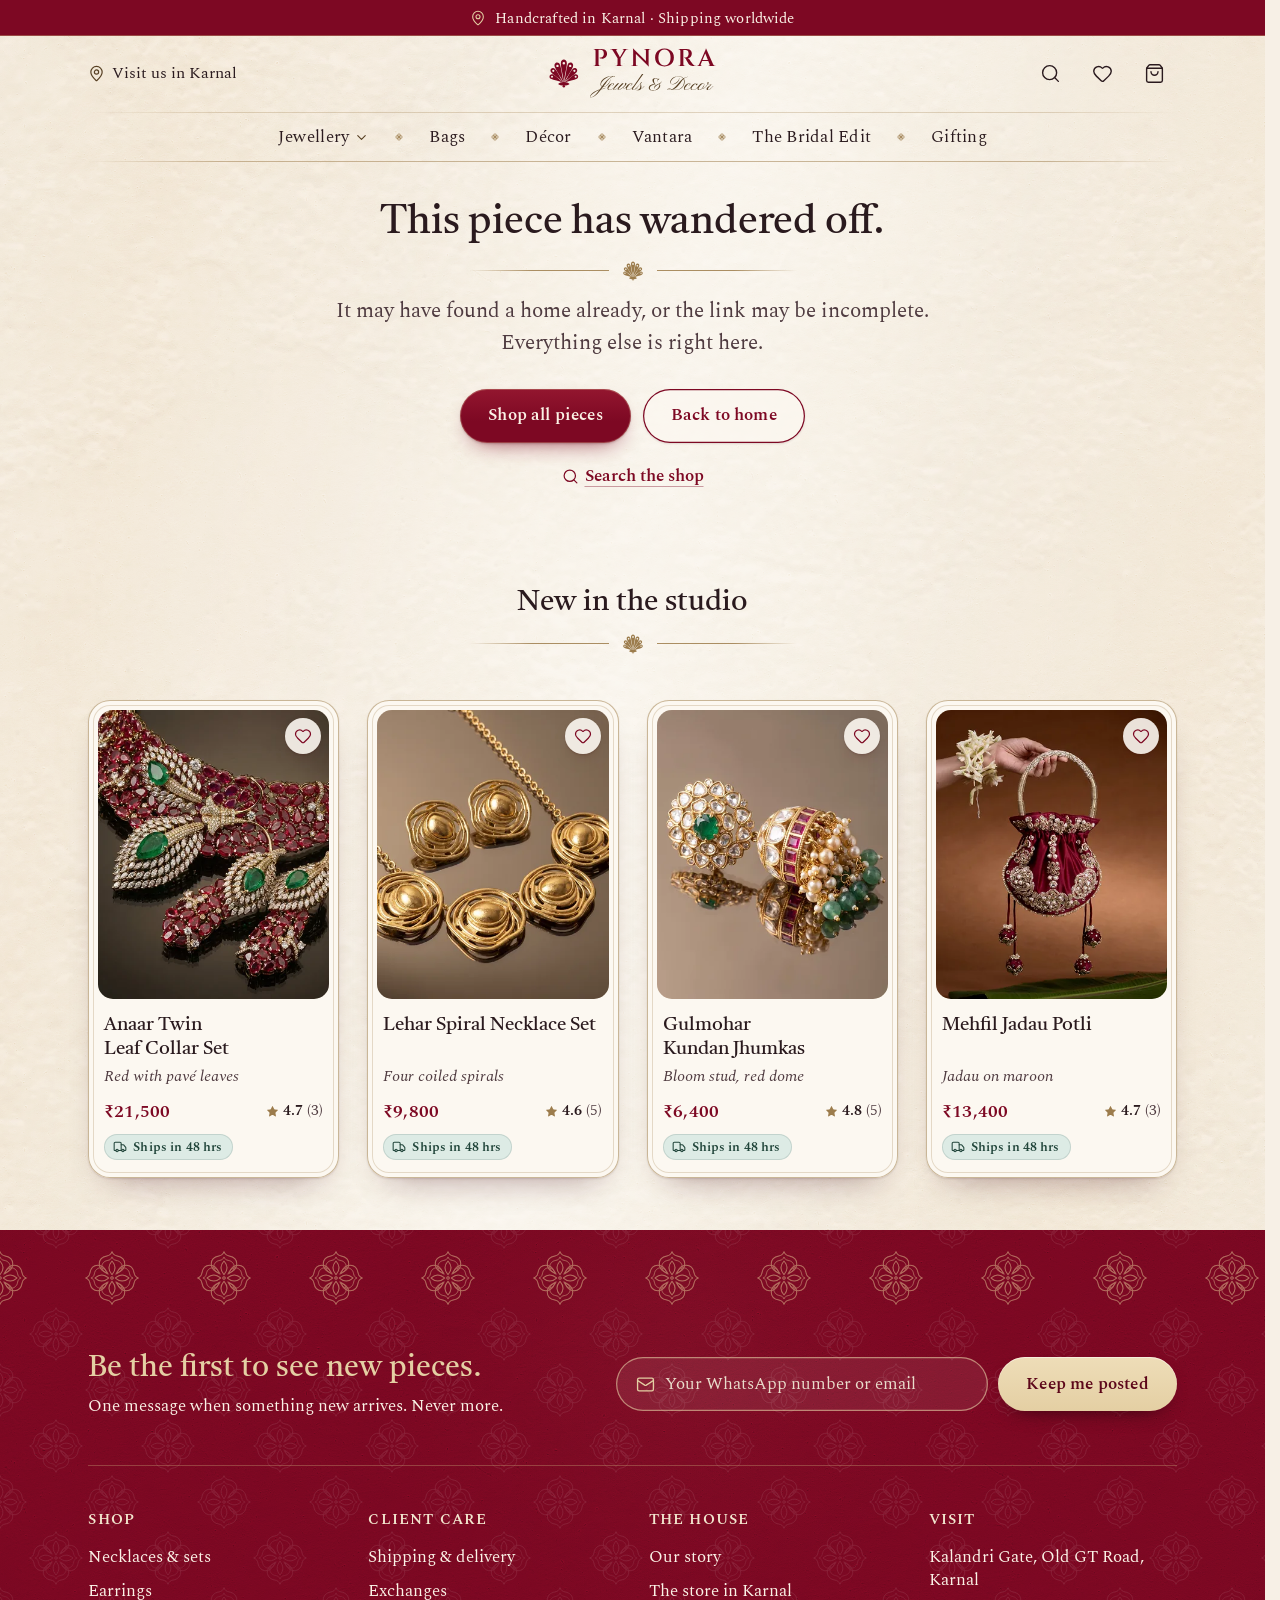
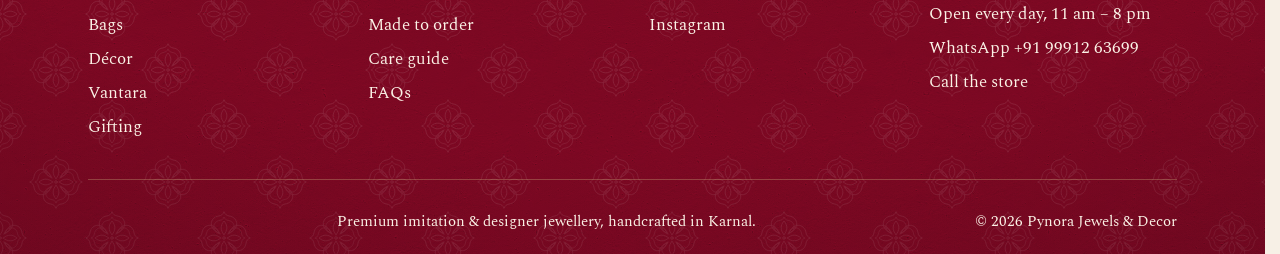
<file: product.html>
<!doctype html>
<html lang="en-IN" data-root="">
<head>
<meta charset="utf-8">
<meta name="viewport" content="width=device-width, initial-scale=1">
<script>(function(d,w){try{if(w.matchMedia&&w.matchMedia('(prefers-reduced-motion: reduce)').matches)return;if(!('IntersectionObserver'in w)||!(w.CSS&&CSS.supports&&CSS.supports('translate','1px')&&CSS.supports('scale','1')))return;d.classList.add('motion');var t=w.performance&&performance.now?performance.now():0;w.setTimeout(function(){d.classList.add('motion-go')},Math.max(0,1200-t))}catch(e){d.classList.remove('motion')}})(document.documentElement,window);</script>
<title>Pynora Jewels &amp; Decor</title>
<meta name="description" content="Premium imitation and designer jewellery, bags and décor, handcrafted in Karnal.">
<meta property="og:title" content="Pynora Jewels &amp; Decor">
<meta property="og:description" content="Premium imitation and designer jewellery, bags and décor, handcrafted in Karnal.">
<!-- @partial head-meta -->
<link rel="icon" href="assets/img/brand/favicon.svg" type="image/svg+xml">
<link rel="icon" href="assets/img/brand/favicon-32.png" sizes="32x32" type="image/png">
<link rel="apple-touch-icon" href="assets/img/brand/apple-touch-icon.png">
<meta name="theme-color" content="#7D0823">
<meta property="og:site_name" content="Pynora Jewels &amp; Decor">
<meta property="og:type" content="website">
<meta property="og:locale" content="en_IN">
<meta property="og:image" content="https://pynora-jewels.vercel.app/assets/img/brand/pynora-social-preview-1200x630.jpg">
<meta property="og:image:type" content="image/jpeg">
<meta property="og:image:width" content="1200">
<meta property="og:image:height" content="630">
<meta property="og:image:alt" content="The Shahi Panna polki-style bridal set, its earrings and maang tikka on a polished dark dressing table.">
<meta name="twitter:card" content="summary_large_image">
<!-- /@partial head-meta -->
<script>/* the two fonts of the first screen start downloading at once (online only: a page opened from a folder cannot preload fonts) */
(function (d) { if (!/^https?:$/.test(location.protocol)) return; ['tiro-devanagari-hindi-regular-latin', 'spectral-regular-latin'].forEach(function (n) { var l = d.createElement('link'); l.rel = 'preload'; l.as = 'font'; l.type = 'font/woff2'; l.crossOrigin = 'anonymous'; l.href = 'assets/fonts/' + n + '.woff2'; d.head.appendChild(l); }); })(document);</script>
<link rel="stylesheet" href="assets/css/fonts.css">
<link rel="stylesheet" href="assets/css/tokens-colour.css">
<link rel="stylesheet" href="assets/css/tokens-type.css">
<link rel="stylesheet" href="assets/css/tokens-components.css">
<link rel="stylesheet" href="assets/css/base-type.css">
<link rel="stylesheet" href="assets/css/ornament.css">
<link rel="stylesheet" href="assets/css/textures.css">
<link rel="stylesheet" href="assets/css/backgrounds.css">
<link rel="stylesheet" href="assets/css/layout.css">
<link rel="stylesheet" href="assets/css/buttons.css">
<link rel="stylesheet" href="assets/css/marks.css">
<link rel="stylesheet" href="assets/css/header.css">
<link rel="stylesheet" href="assets/css/drawer.css">
<link rel="stylesheet" href="assets/css/menu.css">
<link rel="stylesheet" href="assets/css/bag.css">
<link rel="stylesheet" href="assets/css/care.css">
<link rel="stylesheet" href="assets/css/search.css">
<link rel="stylesheet" href="assets/css/toast.css">
<link rel="stylesheet" href="assets/css/card.css">
<link rel="stylesheet" href="assets/css/review-card.css">
<link rel="stylesheet" href="assets/css/rows.css">
<link rel="stylesheet" href="assets/css/footer.css">
<link rel="stylesheet" href="assets/css/pages.css">
<link rel="stylesheet" href="assets/css/gallery.css">
<link rel="stylesheet" href="assets/css/pdp.css">
<link rel="stylesheet" href="assets/css/rvb.css">
<link rel="stylesheet" href="assets/css/motion-base.css">
<link rel="stylesheet" href="assets/css/motion-micro.css">
<link rel="stylesheet" href="assets/css/motion-pages.css">
<script>document.documentElement.classList.add('js');</script>
<script src="assets/data/catalogue.js"></script>
<script src="assets/js/page-early.js" data-page="product"></script>
<script src="assets/js/backgrounds.js" defer></script>
<script src="assets/js/core.js" defer></script>
<script src="assets/js/state.js" defer></script>
<script src="assets/js/overlay.js" defer></script>
<script src="assets/js/toast.js" defer></script>
<script src="assets/js/announcement.js" defer></script>
<script src="assets/js/header.js" defer></script>
<script src="assets/js/menu.js" defer></script>
<script src="assets/js/search.js" defer></script>
<script src="assets/js/bag.js" defer></script>
<script src="assets/js/wishlist.js" defer></script>
<script src="assets/js/care.js" defer></script>
<script src="assets/js/whatsapp-float.js" defer></script>
<script src="assets/js/newsletter.js" defer></script>
<script src="assets/js/cards.js" defer></script>
<script src="assets/js/reviews.js" defer></script>
<script src="assets/js/rows.js" defer></script>
<script src="assets/js/related.js" defer></script>
<script src="assets/js/gallery.js" defer></script>
<script src="assets/js/pdp-reviews.js" defer></script>
<script src="assets/js/page-product.js" defer></script>
<script src="assets/js/motion-core.js" defer></script>
<script src="assets/js/motion-load.js" defer></script>
<script src="assets/js/motion-header.js" defer></script>
<script src="assets/js/motion-moments.js" defer></script>
</head>
<body class="pg pg--product">

<!-- @partial icons -->
<svg xmlns="http://www.w3.org/2000/svg" width="0" height="0" style="position:absolute" aria-hidden="true" focusable="false">
<defs>
<symbol id="i-search" viewBox="0 0 24 24"><path d="m21 21-4.34-4.34"/><circle cx="11" cy="11" r="8"/></symbol>
<symbol id="i-menu" viewBox="0 0 24 24"><path d="M4 5h16"/><path d="M4 12h16"/><path d="M4 19h16"/></symbol>
<symbol id="i-x" viewBox="0 0 24 24"><path d="M18 6 6 18"/><path d="m6 6 12 12"/></symbol>
<symbol id="i-heart" viewBox="0 0 24 24"><path d="M2 9.5a5.5 5.5 0 0 1 9.591-3.676.56.56 0 0 0 .818 0A5.49 5.49 0 0 1 22 9.5c0 2.29-1.5 4-3 5.5l-5.492 5.313a2 2 0 0 1-3 .019L5 15c-1.5-1.5-3-3.2-3-5.5"/></symbol>
<symbol id="i-bag" viewBox="0 0 24 24"><path d="M16 10a4 4 0 0 1-8 0"/><path d="M3.103 6.034h17.794"/><path d="M3.4 5.467a2 2 0 0 0-.4 1.2V20a2 2 0 0 0 2 2h14a2 2 0 0 0 2-2V6.667a2 2 0 0 0-.4-1.2l-2-2.667A2 2 0 0 0 17 2H7a2 2 0 0 0-1.6.8z"/></symbol>
<symbol id="i-pin" viewBox="0 0 24 24"><path d="M20 10c0 4.993-5.539 10.193-7.399 11.799a1 1 0 0 1-1.202 0C9.539 20.193 4 14.993 4 10a8 8 0 0 1 16 0"/><circle cx="12" cy="10" r="3"/></symbol>
<symbol id="i-phone" viewBox="0 0 24 24"><path d="M13.832 16.568a1 1 0 0 0 1.213-.303l.355-.465A2 2 0 0 1 17 15h3a2 2 0 0 1 2 2v3a2 2 0 0 1-2 2A18 18 0 0 1 2 4a2 2 0 0 1 2-2h3a2 2 0 0 1 2 2v3a2 2 0 0 1-.8 1.6l-.468.351a1 1 0 0 0-.292 1.233 14 14 0 0 0 6.392 6.384"/></symbol>
<symbol id="i-clock" viewBox="0 0 24 24"><circle cx="12" cy="12" r="10"/><path d="M12 6v6l4 2"/></symbol>
<symbol id="i-mail" viewBox="0 0 24 24"><path d="m22 7-8.991 5.727a2 2 0 0 1-2.009 0L2 7"/><rect x="2" y="4" width="20" height="16" rx="2"/></symbol>
<symbol id="i-arrow" viewBox="0 0 24 24"><path d="M5 12h14"/><path d="m12 5 7 7-7 7"/></symbol>
<symbol id="i-arrow-left" viewBox="0 0 24 24"><path d="m12 19-7-7 7-7"/><path d="M19 12H5"/></symbol>
<symbol id="i-down" viewBox="0 0 24 24"><path d="m6 9 6 6 6-6"/></symbol>
<symbol id="i-up" viewBox="0 0 24 24"><path d="m18 15-6-6-6 6"/></symbol>
<symbol id="i-left" viewBox="0 0 24 24"><path d="m15 18-6-6 6-6"/></symbol>
<symbol id="i-right" viewBox="0 0 24 24"><path d="m9 18 6-6-6-6"/></symbol>
<symbol id="i-plus" viewBox="0 0 24 24"><path d="M5 12h14"/><path d="M12 5v14"/></symbol>
<symbol id="i-minus" viewBox="0 0 24 24"><path d="M5 12h14"/></symbol>
<symbol id="i-truck" viewBox="0 0 24 24"><path d="M14 18V6a2 2 0 0 0-2-2H4a2 2 0 0 0-2 2v11a1 1 0 0 0 1 1h2"/><path d="M15 18H9"/><path d="M19 18h2a1 1 0 0 0 1-1v-3.65a1 1 0 0 0-.22-.624l-3.48-4.35A1 1 0 0 0 17.52 8H14"/><circle cx="17" cy="18" r="2"/><circle cx="7" cy="18" r="2"/></symbol>
<symbol id="i-gift" viewBox="0 0 24 24"><path d="M12 7v14"/><path d="M20 11v8a2 2 0 0 1-2 2H6a2 2 0 0 1-2-2v-8"/><path d="M7.5 7a1 1 0 0 1 0-5A4.8 8 0 0 1 12 7a4.8 8 0 0 1 4.5-5 1 1 0 0 1 0 5"/><rect x="3" y="7" width="18" height="4" rx="1"/></symbol>
<symbol id="i-crown" viewBox="0 0 24 24"><path d="M11.562 3.266a.5.5 0 0 1 .876 0L15.39 8.87a1 1 0 0 0 1.516.294L21.183 5.5a.5.5 0 0 1 .798.519l-2.834 10.246a1 1 0 0 1-.956.734H5.81a1 1 0 0 1-.957-.734L2.02 6.02a.5.5 0 0 1 .798-.519l4.276 3.664a1 1 0 0 0 1.516-.294z"/><path d="M5 21h14"/></symbol>
<symbol id="i-badge" viewBox="0 0 24 24"><path d="M3.85 8.62a4 4 0 0 1 4.78-4.77 4 4 0 0 1 6.74 0 4 4 0 0 1 4.78 4.78 4 4 0 0 1 0 6.74 4 4 0 0 1-4.77 4.78 4 4 0 0 1-6.75 0 4 4 0 0 1-4.78-4.77 4 4 0 0 1 0-6.76Z"/><path d="m16 9-5.5 5.5L8 12"/></symbol>
<symbol id="i-star" viewBox="0 0 24 24"><path d="M11.525 2.295a.53.53 0 0 1 .95 0l2.31 4.679a2.123 2.123 0 0 0 1.595 1.16l5.166.756a.53.53 0 0 1 .294.904l-3.736 3.638a2.123 2.123 0 0 0-.611 1.878l.882 5.14a.53.53 0 0 1-.771.56l-4.618-2.428a2.122 2.122 0 0 0-1.973 0L6.396 21.01a.53.53 0 0 1-.77-.56l.881-5.139a2.122 2.122 0 0 0-.611-1.879L2.16 9.795a.53.53 0 0 1 .294-.906l5.165-.755a2.122 2.122 0 0 0 1.597-1.16z"/></symbol>
<symbol id="i-alert" viewBox="0 0 24 24"><circle cx="12" cy="12" r="10"/><line x1="12" x2="12" y1="8" y2="12"/><line x1="12" x2="12.01" y1="16" y2="16"/></symbol>
<symbol id="i-check" viewBox="0 0 24 24"><path d="M20 6 9 17l-5-5"/></symbol>
<symbol id="i-circle-check" viewBox="0 0 24 24"><circle cx="12" cy="12" r="10"/><path d="m16 9-5.5 5.5L8 12"/></symbol>
<symbol id="i-spool" viewBox="0 0 24 24"><path d="M17 13.44 4.442 17.082A2 2 0 0 0 4.982 21H19a2 2 0 0 0 .558-3.921l-1.115-.32A2 2 0 0 1 17 14.837V7.66"/><path d="m7 10.56 12.558-3.642A2 2 0 0 0 19.018 3H5a2 2 0 0 0-.558 3.921l1.115.32A2 2 0 0 1 7 9.163v7.178"/></symbol>
<symbol id="i-sparkle" viewBox="0 0 24 24"><path d="M11.017 2.814a1 1 0 0 1 1.966 0l1.051 5.558a2 2 0 0 0 1.594 1.594l5.558 1.051a1 1 0 0 1 0 1.966l-5.558 1.051a2 2 0 0 0-1.594 1.594l-1.051 5.558a1 1 0 0 1-1.966 0l-1.051-5.558a2 2 0 0 0-1.594-1.594l-5.558-1.051a1 1 0 0 1 0-1.966l5.558-1.051a2 2 0 0 0 1.594-1.594z"/></symbol>
<symbol id="i-banknote" viewBox="0 0 24 24"><rect width="20" height="12" x="2" y="6" rx="2"/><circle cx="12" cy="12" r="2"/><path d="M6 12h.01M18 12h.01"/></symbol>
<symbol id="i-sliders" viewBox="0 0 24 24"><path d="M10 5H3"/><path d="M12 19H3"/><path d="M14 3v4"/><path d="M16 17v4"/><path d="M21 12h-9"/><path d="M21 19h-5"/><path d="M21 5h-7"/><path d="M8 10v4"/><path d="M8 12H3"/></symbol>
<symbol id="i-arrow-up-down" viewBox="0 0 24 24"><path d="m21 16-4 4-4-4"/><path d="M17 20V4"/><path d="m3 8 4-4 4 4"/><path d="M7 4v16"/></symbol>
<symbol id="i-zoom-in" viewBox="0 0 24 24"><circle cx="11" cy="11" r="8"/><path d="m21 21-4.35-4.35"/><path d="M11 8v6"/><path d="M8 11h6"/></symbol>
<symbol id="i-layers" viewBox="0 0 24 24"><path d="M12 2 2 7l10 5 10-5-10-5Z"/><path d="m2 17 10 5 10-5"/><path d="m2 12 10 5 10-5"/></symbol>
<symbol id="i-gem" viewBox="0 0 24 24"><path d="M6 3h12l4 6-10 13L2 9Z"/><path d="M11 3 8 9l4 13 4-13-3-6"/><path d="M2 9h20"/></symbol>
<symbol id="i-ruler" viewBox="0 0 24 24"><path d="M21.3 15.3a2.4 2.4 0 0 1 0 3.4l-2.6 2.6a2.4 2.4 0 0 1-3.4 0L2.7 8.7a2.41 2.41 0 0 1 0-3.4l2.6-2.6a2.41 2.41 0 0 1 3.4 0Z"/><path d="m14.5 12.5 2-2"/><path d="m11.5 9.5 2-2"/><path d="m8.5 6.5 2-2"/><path d="m17.5 15.5 2-2"/></symbol>
<symbol id="i-weight" viewBox="0 0 24 24"><circle cx="12" cy="5" r="3"/><path d="M6.5 8a2 2 0 0 0-1.905 1.46L2.1 18.5A2 2 0 0 0 4 21h16a2 2 0 0 0 1.925-2.54L19.4 9.5A2 2 0 0 0 17.48 8Z"/></symbol>
<symbol id="i-link" viewBox="0 0 24 24"><path d="M10 13a5 5 0 0 0 7.54.54l3-3a5 5 0 0 0-7.07-7.07l-1.72 1.71"/><path d="M14 11a5 5 0 0 0-7.54-.54l-3 3a5 5 0 0 0 7.07 7.07l1.71-1.71"/></symbol>
<symbol id="i-droplet-off" viewBox="0 0 24 24"><path d="M18.715 13.186C18.29 11.858 17.384 10.607 16 9.5c-2-1.6-3.5-4-4-6.5a10.7 10.7 0 0 1-.884 2.586"/><path d="m2 2 20 20"/><path d="M8.795 8.797A11 11 0 0 1 8 9.5C6 11.1 5 13 5 15a7 7 0 0 0 13.222 3.208"/></symbol>
<symbol id="i-hand" viewBox="0 0 24 24"><path d="M18 11V6a2 2 0 0 0-2-2a2 2 0 0 0-2 2"/><path d="M14 10V4a2 2 0 0 0-2-2a2 2 0 0 0-2 2v2"/><path d="M10 10.5V6a2 2 0 0 0-2-2a2 2 0 0 0-2 2v8"/><path d="M18 8a2 2 0 1 1 4 0v6a8 8 0 0 1-8 8h-2c-2.8 0-4.5-.86-5.99-2.34l-3.6-3.6a2 2 0 0 1 2.83-2.82L7 15"/></symbol>
<symbol id="i-lock-open" viewBox="0 0 24 24"><rect width="18" height="11" x="3" y="11" rx="2" ry="2"/><path d="M7 11V7a5 5 0 0 1 9.9-1"/></symbol>
<symbol id="i-flower" viewBox="0 0 24 24"><path d="M12 5a3 3 0 1 1 3 3m-3-3a3 3 0 1 0-3 3m3-3v1M9 8a3 3 0 1 0 3 3M9 8h1m5 0a3 3 0 1 1-3 3m3-3h-1m-2 3v-1"/><circle cx="12" cy="8" r="2"/><path d="M12 10v12"/><path d="M12 22c4.2 0 7-1.667 7-5-4.2 0-7 1.667-7 5Z"/><path d="M12 22c-4.2 0-7-1.667-7-5 4.2 0 7 1.667 7 5Z"/></symbol>
<symbol id="i-refresh-ccw" viewBox="0 0 24 24"><path d="M21 12a9 9 0 0 0-9-9 9.75 9.75 0 0 0-6.74 2.74L3 8"/><path d="M3 3v5h5"/><path d="M3 12a9 9 0 0 0 9 9 9.75 9.75 0 0 0 6.74-2.74L21 16"/><path d="M16 16h5v5"/></symbol>
<symbol id="i-camera" viewBox="0 0 24 24"><path d="M13.997 4a2 2 0 0 1 1.76 1.05l.486.9A2 2 0 0 0 18.003 7H20a2 2 0 0 1 2 2v9a2 2 0 0 1-2 2H4a2 2 0 0 1-2-2V9a2 2 0 0 1 2-2h1.997a2 2 0 0 0 1.759-1.048l.489-.904A2 2 0 0 1 10.004 4z"/><circle cx="12" cy="13" r="3"/></symbol>
<symbol id="i-video" viewBox="0 0 24 24"><path d="m16 13 5.223 3.482a.5.5 0 0 0 .777-.416V7.87a.5.5 0 0 0-.752-.432L16 10.5"/><rect x="2" y="6" width="14" height="12" rx="2"/></symbol>
<symbol id="i-instagram" viewBox="0 0 24 24"><rect width="20" height="20" x="2" y="2" rx="5" ry="5"/><path d="M16 11.37A4 4 0 1 1 12.63 8 4 4 0 0 1 16 11.37z"/><line x1="17.5" x2="17.51" y1="6.5" y2="6.5"/></symbol>
<symbol id="i-wa" viewBox="-4 -4 32 32"><path fill="currentColor" stroke="none" d="M17.472 14.382c-.297-.149-1.758-.867-2.03-.967-.273-.099-.471-.148-.67.15-.197.297-.767.966-.94 1.164-.173.199-.347.223-.644.075-.297-.15-1.255-.463-2.39-1.475-.883-.788-1.48-1.761-1.653-2.059-.173-.297-.018-.458.13-.606.134-.133.298-.347.446-.52.149-.174.198-.298.298-.497.099-.198.05-.371-.025-.52-.075-.149-.669-1.612-.916-2.207-.242-.579-.487-.5-.669-.51-.173-.008-.371-.01-.57-.01-.198 0-.52.074-.792.372-.272.297-1.04 1.016-1.04 2.479 0 1.462 1.065 2.875 1.213 3.074.149.198 2.096 3.2 5.077 4.487.709.306 1.262.489 1.694.625.712.227 1.36.195 1.871.118.571-.085 1.758-.719 2.006-1.413.248-.694.248-1.289.173-1.413-.074-.124-.272-.198-.57-.347m-5.421 7.403h-.004a9.87 9.87 0 01-5.031-1.378l-.361-.214-3.741.982.998-3.648-.235-.374a9.86 9.86 0 01-1.51-5.26c.001-5.45 4.436-9.884 9.888-9.884 2.64 0 5.122 1.03 6.988 2.898a9.825 9.825 0 012.893 6.994c-.003 5.45-4.437 9.884-9.885 9.884m8.413-18.297A11.815 11.815 0 0012.05 0C5.495 0 .16 5.335.157 11.892c0 2.096.547 4.142 1.588 5.945L.057 24l6.305-1.654a11.882 11.882 0 005.683 1.448h.005c6.554 0 11.89-5.335 11.893-11.893a11.821 11.821 0 00-3.48-8.413Z"/></symbol>
</defs>
</svg>
<!-- /@partial icons -->

<!-- @partial skip -->
<a class="skip" href="#main">Skip to the shop</a>
<!-- /@partial skip -->

<!-- @partial strip -->
<div class="strip on-dark" data-strip>
  <ul class="strip__list" aria-live="off">
    <li class="strip__line is-on"><svg class="i" aria-hidden="true" focusable="false"><use href="#i-truck"/></svg><a href="#care/shipping">Free shipping across India</a></li>
    <li class="strip__line"><svg class="i" aria-hidden="true" focusable="false"><use href="#i-pin"/></svg><span>Handcrafted in Karnal · Shipping worldwide</span></li>
    <li class="strip__line"><svg class="i" aria-hidden="true" focusable="false"><use href="#i-gift"/></svg><a href="collection.html?c=gifting">Every piece arrives in our crimson gift box</a></li>
  </ul>
</div>
<!-- /@partial strip -->

<!-- @partial header -->
<div class="hdr-mark" data-hdr-mark aria-hidden="true"></div>
<header class="hdr" data-hdr>
  <div class="hdr__bar">
    <div class="hdr__in">
      <div class="hdr__top">
        <div class="hdr__start">
          <button class="ib hdr__small" type="button" data-open="menu" aria-haspopup="dialog" aria-label="Menu"><svg class="i" aria-hidden="true" focusable="false"><use href="#i-menu"/></svg></button>
          <button class="ib hdr__small" type="button" data-open="search" aria-haspopup="dialog" aria-label="Search"><svg class="i" aria-hidden="true" focusable="false"><use href="#i-search"/></svg></button>
          <a class="hdr__visit hdr__wide" href="index.html#visit"><svg class="i" aria-hidden="true" focusable="false"><use href="#i-pin"/></svg>Visit us in Karnal</a>
        </div>
        <a class="hdr__logo" href="index.html" data-twin="logo"><img src="assets/img/brand/pynora-logo-horizontal-on-light.svg" width="133" height="40" alt="Pynora Jewels &amp; Decor, home"></a>
        <div class="hdr__tools">
          <button class="ib hdr__wide" type="button" data-open="search" aria-haspopup="dialog" aria-label="Search" data-twin="search"><svg class="i" aria-hidden="true" focusable="false"><use href="#i-search"/></svg></button>
          <button class="ib" type="button" data-open="wishlist" aria-haspopup="dialog" data-label="Wishlist" aria-label="Wishlist" data-twin="wish"><svg class="i" aria-hidden="true" focusable="false"><use href="#i-heart"/></svg><span class="badge" data-count="wish"></span></button>
          <button class="ib" type="button" data-open="bag" aria-haspopup="dialog" data-label="Bag" aria-label="Bag" data-twin="bag"><svg class="i" aria-hidden="true" focusable="false"><use href="#i-bag"/></svg><span class="badge" data-count="bag"></span></button>
        </div>
      </div>
      <div class="hdr__row">
        <a class="hdr__logo hdr__logo--bar" href="index.html" data-twin="logo"><img src="assets/img/brand/pynora-logo-horizontal-on-light.svg" width="126" height="38" alt="Pynora Jewels &amp; Decor, home"></a>
        <nav class="hdr__nav" aria-label="Collections">
          <ul class="hdr__menu">
            <li class="hdr__item hdr__item--dd" data-jewellery>
              <button class="hdr__link" type="button" aria-expanded="false" aria-controls="jpanel">Jewellery<svg class="i" aria-hidden="true" focusable="false"><use href="#i-down"/></svg></button>
              <div class="jpanel" id="jpanel" hidden>
                <div class="jpanel__main">
                  <p class="jpanel__k">Jewellery</p>
                  <ul class="jpanel__rows">
                    <li><a class="jpanel__row" href="collection.html?c=necklaces-sets"><img src="assets/img/products/hariyali-kundan-hasli/hariyali-kundan-hasli-01-still-life-160.webp" width="52" height="65" alt="" loading="lazy" decoding="async"><span><span class="jpanel__name">Necklaces &amp; sets</span><span class="jpanel__meta" data-tally="necklaces-sets" data-tally-fmt="{pieces} · from {from}">4 pieces · from ₹9,800</span></span><svg class="i" aria-hidden="true" focusable="false"><use href="#i-arrow"/></svg></a></li>
                    <li><a class="jpanel__row" href="collection.html?c=earrings"><img src="assets/img/products/mehtab-pearl-chandbalis/mehtab-pearl-chandbalis-01-still-life-160.webp" width="52" height="65" alt="" loading="lazy" decoding="async"><span><span class="jpanel__name">Earrings</span><span class="jpanel__meta" data-tally="earrings" data-tally-fmt="{pieces} · from {from}">3 pieces · from ₹5,800</span></span><svg class="i" aria-hidden="true" focusable="false"><use href="#i-arrow"/></svg></a></li>
                  </ul>
                  <p class="jpanel__more"><a class="tlink tlink--compact" href="collection.html?c=all">Shop all pieces <svg class="i" aria-hidden="true" focusable="false"><use href="#i-arrow"/></svg></a></p>
                </div>
                <div class="jpanel__pick">
                  <p class="jpanel__k">Founder’s pick</p>
                  <a class="jpanel__feat" href="product.html?p=shahi-panna-polki-bridal-set"><img src="assets/img/products/shahi-panna-polki-bridal-set/shahi-panna-polki-bridal-set-01-still-life-480.webp" width="200" height="210" alt="" loading="lazy" decoding="async"><span class="jpanel__plate"><span class="jpanel__pick-name">Shahi Panna Polki Bridal Set</span><span class="jpanel__pick-price" data-price="shahi-panna-polki-bridal-set">₹22,400</span></span></a>
                </div>
              </div>
            </li>
            <li class="hdr__item"><a class="hdr__link" href="collection.html?c=bags">Bags</a></li>
            <li class="hdr__item"><a class="hdr__link" href="collection.html?c=decor">Décor</a></li>
            <li class="hdr__item"><a class="hdr__link" href="collection.html?c=vantara">Vantara</a></li>
            <li class="hdr__item"><a class="hdr__link" href="collection.html?c=bridal-edit">The Bridal Edit</a></li>
            <li class="hdr__item"><a class="hdr__link" href="collection.html?c=gifting">Gifting</a></li>
          </ul>
        </nav>
        <div class="hdr__tools hdr__tools--bar">
          <button class="ib" type="button" data-open="search" aria-haspopup="dialog" aria-label="Search" data-twin="search"><svg class="i" aria-hidden="true" focusable="false"><use href="#i-search"/></svg></button>
          <button class="ib" type="button" data-open="wishlist" aria-haspopup="dialog" data-label="Wishlist" aria-label="Wishlist" data-twin="wish"><svg class="i" aria-hidden="true" focusable="false"><use href="#i-heart"/></svg><span class="badge" data-count="wish"></span></button>
          <button class="ib" type="button" data-open="bag" aria-haspopup="dialog" data-label="Bag" aria-label="Bag" data-twin="bag"><svg class="i" aria-hidden="true" focusable="false"><use href="#i-bag"/></svg><span class="badge" data-count="bag"></span></button>
        </div>
      </div>
    </div>
  </div>
</header>
<!-- /@partial header -->

<main id="main" tabindex="-1">
<section class="pdp bg bg--quiet is-near pg-first" data-bg data-assemble aria-labelledby="pdp-name">
  <div class="bg__tex"></div>
  <div class="bg__content full"><div class="wrap pdp__in">
    <nav class="crumbs crumbs--start" aria-label="Breadcrumb" data-fill="crumbs" data-fill-words><ol><li><a href="index.html">Home</a></li><li><a href="collection.html?c=all">Shop all</a></li></ol></nav>
    <div class="pdp__grid">
      <div class="gal" data-gal></div>
      <div class="pdp__panel" data-fill="panel" data-fill-words>
        <h1 class="pdp__name line" id="pdp-name"><span class="line__in">Our pieces</span></h1>
        <p class="pdp__hook">Premium imitation and designer jewellery, bags and décor, handcrafted in Karnal.</p>
        <p class="pdp__note">Our pieces could not be shown just now. Please refresh the page, or ask us on WhatsApp.</p>
        <p class="pdp__note-act"><a class="btn btn--wa" href="https://wa.me/919991263699" target="_blank" rel="noopener"><span class="btn__dot"><svg class="i" aria-hidden="true" focusable="false"><use href="#i-wa"/></svg></span>Ask on WhatsApp</a></p>
      </div>
    </div>
  </div></div>
</section>
<section class="pdp-rv bg bg--rose pg-band" id="reviews" data-bg data-assemble aria-labelledby="pdp-rv-title">
  <div class="bg__tex"></div><div class="bg__a"></div><div class="bg__b"></div><div class="bg__scrim"></div>
  <div class="bg__content full"><div class="wrap">
    <div class="hs" data-bg-words><h2 class="t-sub line" id="pdp-rv-title"><span class="line__in">What our clients say</span></h2><span class="orn-rule" aria-hidden="true"><span class="orn-fan"></span></span></div>
    <div class="rvb" data-fill="reviews"></div>
  </div></div>
</section>
<section class="pdp-more bg bg--quiet pg-band" data-bg data-assemble aria-labelledby="pdp-more-title">
  <div class="bg__tex"></div>
  <div class="bg__content full"><div class="wrap">
    <div class="hs"><h2 class="t-sub line" id="pdp-more-title"><span class="line__in">You may also like</span></h2><span class="orn-rule" aria-hidden="true"><span class="orn-fan"></span></span></div>
    <ul class="card-grid" data-cards data-reveal="dissolve" data-heading="h3" data-sizes="(max-width: 760px) 44vw, (max-width: 1080px) 27vw, (min-width: 1441px) calc((277px + (100vw - 1440px) * 0.081) * 1.25), 335px"></ul>
  </div></div>
</section>
</main>

<!-- @partial footer -->
<footer class="ftr bg bg--lattice bg--footer on-dark" data-bg data-waf-hide>
  <div class="bg__tex"></div><div class="bg__a"></div><div class="bg__b"><div class="bg__lamp"></div></div><div class="bg__scrim"></div>
  <div class="bg__content full">
    <div class="wrap ftr__in" data-bg-words>

      <div class="ftr__news">
        <div class="nl__words">
          <h2 class="nl__title" id="nl-title">Be the first to see new pieces.</h2>
          <p class="nl__lead">One message when something new arrives. Never more.</p>
        </div>
        <div class="nl__box" data-nl>
          <form class="nl__form" action="#" novalidate aria-labelledby="nl-title">
            <label class="nl__field" for="nl-contact">
              <svg class="i" aria-hidden="true" focusable="false"><use href="#i-mail"/></svg>
              <span class="vh">Your WhatsApp number or email</span>
              <input class="nl__input" id="nl-contact" name="contact" type="text" autocomplete="email" autocapitalize="off" spellcheck="false" placeholder="Your WhatsApp number or email">
            </label>
            <p class="nl__err" id="nl-err" role="alert" hidden><svg class="i" aria-hidden="true" focusable="false"><use href="#i-alert"/></svg>Please enter your email or a 10-digit WhatsApp number.</p>
            <button class="btn btn--gold" type="submit">Keep me posted</button>
          </form>
          <p class="nl__ok" tabindex="-1"><span class="nl__orb"><svg class="i" aria-hidden="true" focusable="false"><use href="#i-check"/></svg></span>Thank you. We’ll send you new pieces first.</p>
        </div>
      </div>

      <div class="ftr__cols">
        <nav class="ftr__col" data-fold aria-labelledby="ftr-shop-label">
          <h2 class="ftr__label" id="ftr-shop-label"><span class="ftr__label-text">Shop</span><button class="ftr__fold" type="button" aria-expanded="false" aria-controls="ftr-shop">Shop<span class="ftr__sign" aria-hidden="true"></span></button></h2>
          <div class="ftr__panel" id="ftr-shop"><div class="ftr__panel-in">
            <ul class="ftr__list" role="list">
              <li><a href="collection.html?c=necklaces-sets">Necklaces &amp; sets</a></li>
              <li><a href="collection.html?c=earrings">Earrings</a></li>
              <li><a href="collection.html?c=bags">Bags</a></li>
              <li><a href="collection.html?c=decor">Décor</a></li>
              <li><a href="collection.html?c=vantara">Vantara</a></li>
              <li><a href="collection.html?c=gifting">Gifting</a></li>
            </ul>
          </div></div>
        </nav>

        <nav class="ftr__col" data-fold aria-labelledby="ftr-care-label">
          <h2 class="ftr__label" id="ftr-care-label"><span class="ftr__label-text">Client care</span><button class="ftr__fold" type="button" aria-expanded="false" aria-controls="ftr-care">Client care<span class="ftr__sign" aria-hidden="true"></span></button></h2>
          <div class="ftr__panel" id="ftr-care"><div class="ftr__panel-in">
            <ul class="ftr__list" role="list">
              <li><a href="#care/shipping">Shipping &amp; delivery</a></li>
              <li><a href="#care/exchanges">Exchanges</a></li>
              <li><a href="#care/made-to-order">Made to order</a></li>
              <li><a href="#care/care-guide">Care guide</a></li>
              <li><a href="#care/faqs">FAQs</a></li>
            </ul>
          </div></div>
        </nav>

        <nav class="ftr__col" data-fold aria-labelledby="ftr-house-label">
          <h2 class="ftr__label" id="ftr-house-label"><span class="ftr__label-text">The house</span><button class="ftr__fold" type="button" aria-expanded="false" aria-controls="ftr-house">The house<span class="ftr__sign" aria-hidden="true"></span></button></h2>
          <div class="ftr__panel" id="ftr-house"><div class="ftr__panel-in">
            <ul class="ftr__list" role="list">
              <li><a href="#care/our-story">Our story</a></li>
              <li><a href="index.html#visit">The store in Karnal</a></li>
              <li><a href="https://www.instagram.com/pynorajewels/" target="_blank" rel="noopener">Instagram</a></li>
            </ul>
          </div></div>
        </nav>

        <div class="ftr__col ftr__visit">
          <h2 class="ftr__label">Visit</h2>
          <ul class="ftr__list" role="list">
            <li><address class="ftr__addr">Kalandri Gate, Old&nbsp;GT&nbsp;Road, Karnal</address></li>
            <li><span>Open every day, <span class="ftr__keep">11&nbsp;am – 8&nbsp;pm</span></span></li>
            <li><a href="https://wa.me/919991263699" target="_blank" rel="noopener">WhatsApp +91&nbsp;99912&nbsp;63699</a></li>
            <li><a href="tel:+919991263699">Call the store</a></li>
          </ul>
        </div>
      </div>

      <div class="ftr__base">
        <span class="ftr__fan orn-fan orn-leaf" aria-hidden="true"></span>
        <p>Premium imitation &amp; designer jewellery, handcrafted in Karnal.</p>
        <p>© 2026 Pynora Jewels &amp; Decor</p>
      </div>

    </div>
  </div>
</footer>
<!-- /@partial footer -->

<!-- @partial menu -->
<aside class="drawer drawer--left menu" data-overlay="menu" aria-label="Menu" hidden>
  <header class="drawer__head menu__head">
    <img class="menu__logo" src="assets/img/brand/pynora-logo-horizontal-on-maroon.svg" width="113" height="34" alt="Pynora Jewels &amp; Decor">
    <button class="drawer__close" type="button" data-close aria-label="Close the menu"><svg class="i" aria-hidden="true" focusable="false"><use href="#i-x"/></svg></button>
  </header>
  <div class="drawer__body menu__body">
    <h2 class="menu__k" id="menu-shop">Shop</h2>
    <ul class="menu__rows" aria-labelledby="menu-shop">
      <li><a class="menu__row" href="collection.html?c=all"><img src="assets/img/products/vantara-gaj-sindoor-box/vantara-gaj-sindoor-box-01-still-life-160.webp" width="44" height="55" alt="" loading="lazy" decoding="async"><span><span class="menu__name">Shop all</span><span class="menu__meta" data-tally="all">12 pieces</span></span><svg class="i" aria-hidden="true" focusable="false"><use href="#i-right"/></svg></a></li>
      <li><a class="menu__row" href="collection.html?c=necklaces-sets"><img src="assets/img/products/hariyali-kundan-hasli/hariyali-kundan-hasli-01-still-life-160.webp" width="44" height="55" alt="" loading="lazy" decoding="async"><span><span class="menu__name">Necklaces &amp; sets</span><span class="menu__meta" data-tally="necklaces-sets">4 pieces</span></span><svg class="i" aria-hidden="true" focusable="false"><use href="#i-right"/></svg></a></li>
      <li><a class="menu__row" href="collection.html?c=earrings"><img src="assets/img/products/mehtab-pearl-chandbalis/mehtab-pearl-chandbalis-01-still-life-160.webp" width="44" height="55" alt="" loading="lazy" decoding="async"><span><span class="menu__name">Earrings</span><span class="menu__meta" data-tally="earrings">3 pieces</span></span><svg class="i" aria-hidden="true" focusable="false"><use href="#i-right"/></svg></a></li>
      <li><a class="menu__row" href="collection.html?c=bags"><img src="assets/img/products/sheesh-mahal-polki-bag/sheesh-mahal-polki-bag-01-on-model-160.webp" width="44" height="55" alt="" loading="lazy" decoding="async"><span><span class="menu__name">Bags</span><span class="menu__meta" data-tally="bags">3 pieces</span></span><svg class="i" aria-hidden="true" focusable="false"><use href="#i-right"/></svg></a></li>
      <li><a class="menu__row" href="collection.html?c=decor"><img src="assets/img/products/shikhar-temple-sindoor-box/shikhar-temple-sindoor-box-01-still-life-160.webp" width="44" height="55" alt="" loading="lazy" decoding="async"><span><span class="menu__name">Décor</span><span class="menu__meta" data-tally="decor">2 pieces</span></span><svg class="i" aria-hidden="true" focusable="false"><use href="#i-right"/></svg></a></li>
      <li><a class="menu__row" href="collection.html?c=vantara"><img src="assets/img/products/vantara-hiran-nano-bag/vantara-hiran-nano-bag-01-sindoori-still-life-160.webp" width="44" height="55" alt="" loading="lazy" decoding="async"><span><span class="menu__name">Vantara</span><span class="menu__meta" data-tally="vantara" data-tally-fmt="{pieces} · made to order">3 pieces · made to order</span></span><svg class="i" aria-hidden="true" focusable="false"><use href="#i-right"/></svg></a></li>
      <li><a class="menu__row" href="collection.html?c=bridal-edit"><img src="assets/img/products/shahi-panna-polki-bridal-set/shahi-panna-polki-bridal-set-01-still-life-160.webp" width="44" height="55" alt="" loading="lazy" decoding="async"><span><span class="menu__name">The Bridal Edit</span><span class="menu__meta" data-tally="bridal-edit">5 pieces</span></span><svg class="i" aria-hidden="true" focusable="false"><use href="#i-right"/></svg></a></li>
      <li><a class="menu__row" href="collection.html?c=gifting"><img src="assets/img/products/vantara-bhanwra-bee-studs/vantara-bhanwra-bee-studs-01-detail-160.webp" width="44" height="55" alt="" loading="lazy" decoding="async"><span><span class="menu__name">Gifting</span><span class="menu__meta" data-tally="gifting">7 pieces</span></span><svg class="i" aria-hidden="true" focusable="false"><use href="#i-right"/></svg></a></li>
      <li><a class="menu__row" href="collection.html?c=new"><img src="assets/img/products/lehar-spiral-necklace-set/lehar-spiral-necklace-set-01-still-life-160.webp" width="44" height="55" alt="" loading="lazy" decoding="async"><span><span class="menu__name">New pieces</span><span class="menu__meta" data-tally="new" data-tally-fmt="{n} this season">4 this season</span></span><svg class="i" aria-hidden="true" focusable="false"><use href="#i-right"/></svg></a></li>
      <li><a class="menu__row" href="collection.html?c=ready-to-ship"><img src="assets/img/products/anaar-twin-leaf-collar-set/anaar-twin-leaf-collar-set-01-still-life-160.webp" width="44" height="55" alt="" loading="lazy" decoding="async"><span><span class="menu__name">Ready to ship</span><span class="menu__meta" data-tally="ready-to-ship" data-tally-fmt="{pieces} · leave in 48&nbsp;hrs">7 pieces · leave in 48&nbsp;hrs</span></span><svg class="i" aria-hidden="true" focusable="false"><use href="#i-right"/></svg></a></li>
    </ul>
    <h2 class="menu__k" id="menu-care">Client care</h2>
    <ul class="menu__care" aria-labelledby="menu-care">
      <li><a href="#care/shipping">Shipping</a></li>
      <li><a href="#care/exchanges">Exchanges</a></li>
      <li><a href="#care/made-to-order">Made to order</a></li>
      <li><a href="#care/faqs">FAQs</a></li>
      <li><a href="#care/our-story">Our story</a></li>
      <li><a href="index.html#visit">The store</a></li>
    </ul>
  </div>
  <footer class="drawer__foot menu__foot">
    <a class="btn btn--wa btn--full" href="https://wa.me/919991263699?text=Hi%20Pynora%2C%20I%E2%80%99d%20like%20some%20help%20choosing%20a%20piece." target="_blank" rel="noopener"><span class="btn__dot"><svg class="i" aria-hidden="true" focusable="false"><use href="#i-wa"/></svg></span>Chat on WhatsApp</a>
    <p class="menu__store">Kalandri Gate, Karnal · 11&nbsp;am – 8&nbsp;pm, every day</p>
  </footer>
</aside>
<!-- /@partial menu -->

<!-- @partial search -->
<div class="search" data-overlay="search" aria-labelledby="search-title" hidden>
  <div class="search__in">
    <h2 class="vh" id="search-title">Search the shop</h2>
    <div class="search__field">
      <svg class="i" aria-hidden="true" focusable="false"><use href="#i-search"/></svg>
      <label class="vh" for="search-q">Search for a piece</label>
      <input class="search__input" id="search-q" type="search" autocomplete="off" autocapitalize="none" spellcheck="false" enterkeyhint="search" placeholder="Search necklaces, earrings, bags…">
      <button class="ib ib--ring search__close" type="button" data-close aria-label="Close search"><svg class="i" aria-hidden="true" focusable="false"><use href="#i-x"/></svg></button>
    </div>
    <div class="search__cols">
      <section class="search__found" aria-labelledby="search-found">
        <h3 class="search__k" id="search-found">New pieces</h3>
        <ul class="search__res" data-search-results></ul>
        <p class="search__none" data-search-none hidden>No pieces match “<span data-search-term></span>”. Try ‘<button class="tlink tlink--compact search__try" type="button" data-term="earrings">earrings</button>’ or ‘<button class="tlink tlink--compact search__try" type="button" data-term="bridal">bridal</button>’, or <a class="tlink tlink--compact tlink--wa" href="https://wa.me/919991263699?text=Hi%20Pynora%2C%20I%E2%80%99d%20like%20some%20help%20choosing%20a%20piece." target="_blank" rel="noopener">ask us on WhatsApp</a>.</p>
      </section>
      <section class="search__popular" aria-labelledby="search-popular">
        <h3 class="search__k" id="search-popular">Popular</h3>
        <ul class="search__chips">
          <li><button class="search__chip" type="button" data-term="Chandbalis">Chandbalis</button></li>
          <li><button class="search__chip" type="button" data-term="Bridal sets">Bridal sets</button></li>
          <li><button class="search__chip" type="button" data-term="Potli">Potli</button></li>
          <li><button class="search__chip" type="button" data-term="Sindoor box">Sindoor box</button></li>
          <li><button class="search__chip" type="button" data-term="Vantara">Vantara</button></li>
          <li><a class="search__chip" href="collection.html?c=gifting&amp;price=under-10000">Under ₹10,000</a></li>
        </ul>
      </section>
    </div>
    <p class="vh" role="status" aria-live="polite" aria-atomic="true" data-search-status></p>
  </div>
</div>
<!-- /@partial search -->

<!-- @partial bag -->
<aside class="drawer bag" data-overlay="bag" aria-labelledby="bag-title" hidden>
  <header class="drawer__head">
    <h2 class="drawer__title" id="bag-title">Your bag<small data-bag-count hidden></small></h2>
    <button class="drawer__close" type="button" data-close aria-label="Close the bag"><svg class="i" aria-hidden="true" focusable="false"><use href="#i-x"/></svg></button>
  </header>
  <div class="drawer__body">
    <div class="bag__filled" data-bag-filled hidden>
      <p class="bag__ship"><svg class="i" aria-hidden="true" focusable="false"><use href="#i-truck"/></svg>Free shipping across India on this order</p>
      <ul class="bag__lines" data-bag-lines aria-label="Pieces in your bag"></ul>
      <div class="bag__gift">
        <label class="bag__gift-row"><svg class="i" aria-hidden="true" focusable="false"><use href="#i-gift"/></svg><span>Add a handwritten note in the crimson box</span><input class="bag__tick" type="checkbox" data-gift aria-controls="bag-note-field"></label>
        <div class="bag__gift-field" id="bag-note-field" data-gift-field hidden>
          <label for="bag-note">Your note, up to 120 letters</label>
          <textarea id="bag-note" rows="3" maxlength="120" data-gift-note aria-describedby="bag-note-count"></textarea>
          <span class="bag__count" id="bag-note-count" data-gift-count>0 / 120</span>
        </div>
      </div>
    </div>
    <div class="bag__empty" data-bag-empty>
      <span class="bag__orb"><svg class="i" aria-hidden="true" focusable="false"><use href="#i-bag"/></svg></span>
      <h3>Your bag is empty</h3>
      <p>Pieces you add will wait here.</p>
      <a class="btn btn--main btn--compact" href="collection.html?c=all">Shop all pieces</a>
      <a class="tlink tlink--compact" href="collection.html?c=gifting&amp;price=under-10000">Gifts under ₹10,000<svg class="i" aria-hidden="true" focusable="false"><use href="#i-arrow"/></svg></a>
    </div>
    <p class="vh" aria-live="polite" data-bag-live></p>
  </div>
  <footer class="drawer__foot" data-bag-foot hidden>
    <p class="bag__sub"><span>Subtotal</span><b data-bag-total></b></p>
    <p class="bag__terms">Taxes included.<span data-bag-mto hidden> Made-to-order pieces need a 50% advance.</span></p>
    <a class="btn btn--main btn--full" href="https://wa.me/919991263699" target="_blank" rel="noopener" data-bag-order><svg class="i" aria-hidden="true" focusable="false"><use href="#i-wa"/></svg>Order on WhatsApp</a>
    <button class="tlink tlink--compact bag__more" type="button" data-close>Continue shopping</button>
  </footer>
</aside>
<!-- /@partial bag -->

<!-- @partial wishlist -->
<aside class="drawer wish" data-overlay="wishlist" aria-labelledby="wish-title" hidden>
  <header class="drawer__head">
    <h2 class="drawer__title" id="wish-title">Your wishlist<small data-wish-count hidden></small></h2>
    <button class="drawer__close" type="button" data-close aria-label="Close the wishlist"><svg class="i" aria-hidden="true" focusable="false"><use href="#i-x"/></svg></button>
  </header>
  <div class="drawer__body">
    <ul class="wish__grid" data-wish-list aria-label="Saved pieces" hidden></ul>
    <div class="bag__empty" data-wish-empty>
      <span class="bag__orb"><svg class="i" aria-hidden="true" focusable="false"><use href="#i-heart"/></svg></span>
      <h3>Nothing saved yet</h3>
      <p>Tap the heart on any piece to keep it here.</p>
      <a class="btn btn--second btn--compact" href="collection.html?c=new">See new pieces</a>
    </div>
  </div>
</aside>
<!-- /@partial wishlist -->

<!-- @partial care -->
<aside class="drawer drawer--wide care" data-overlay="care" aria-labelledby="care-title" hidden>
  <header class="drawer__head">
    <h2 class="drawer__title" id="care-title">Client care</h2>
    <button class="drawer__close" type="button" data-close aria-label="Close client care"><svg class="i" aria-hidden="true" focusable="false"><use href="#i-x"/></svg></button>
  </header>
  <div class="care__bar">
    <div class="care__tabs" role="tablist" aria-label="Client care">
      <button class="care__tab" type="button" role="tab" id="care-tab-shipping" aria-controls="care-panel-shipping" aria-selected="true" tabindex="0" data-tab="shipping" data-text="Shipping &amp; delivery">Shipping &amp; delivery</button>
      <button class="care__tab" type="button" role="tab" id="care-tab-exchanges" aria-controls="care-panel-exchanges" aria-selected="false" tabindex="-1" data-tab="exchanges" data-text="Exchanges">Exchanges</button>
      <button class="care__tab" type="button" role="tab" id="care-tab-made-to-order" aria-controls="care-panel-made-to-order" aria-selected="false" tabindex="-1" data-tab="made-to-order" data-text="Made to order">Made to order</button>
      <button class="care__tab" type="button" role="tab" id="care-tab-care-guide" aria-controls="care-panel-care-guide" aria-selected="false" tabindex="-1" data-tab="care-guide" data-text="Care guide">Care guide</button>
      <button class="care__tab" type="button" role="tab" id="care-tab-faqs" aria-controls="care-panel-faqs" aria-selected="false" tabindex="-1" data-tab="faqs" data-text="FAQs">FAQs</button>
      <button class="care__tab" type="button" role="tab" id="care-tab-our-story" aria-controls="care-panel-our-story" aria-selected="false" tabindex="-1" data-tab="our-story" data-text="Our story">Our story</button>
    </div>
  </div>
  <div class="drawer__body care__body" data-care-body>
    <section class="care__panel" role="tabpanel" id="care-panel-shipping" aria-labelledby="care-tab-shipping" tabindex="0" data-panel="shipping"></section>
    <section class="care__panel" role="tabpanel" id="care-panel-exchanges" aria-labelledby="care-tab-exchanges" tabindex="0" data-panel="exchanges" hidden></section>
    <section class="care__panel" role="tabpanel" id="care-panel-made-to-order" aria-labelledby="care-tab-made-to-order" tabindex="0" data-panel="made-to-order" hidden></section>
    <section class="care__panel" role="tabpanel" id="care-panel-care-guide" aria-labelledby="care-tab-care-guide" tabindex="0" data-panel="care-guide" hidden></section>
    <section class="care__panel" role="tabpanel" id="care-panel-faqs" aria-labelledby="care-tab-faqs" tabindex="0" data-panel="faqs" hidden></section>
    <section class="care__panel" role="tabpanel" id="care-panel-our-story" aria-labelledby="care-tab-our-story" tabindex="0" data-panel="our-story" hidden></section>
  </div>
  <footer class="drawer__foot care__foot">
    <a class="tlink tlink--compact tlink--wa" href="https://wa.me/919991263699" target="_blank" rel="noopener"><svg class="i" aria-hidden="true" focusable="false"><use href="#i-wa"/></svg>Ask us anything on WhatsApp</a>
  </footer>
</aside>
<!-- /@partial care -->

<!-- @partial toast-float -->
<div class="toast" data-toast data-overlay-keep role="status" aria-live="polite" aria-atomic="true"></div>
<a class="waf" href="https://wa.me/919991263699?text=Hi%20Pynora%2C%20I%E2%80%99d%20like%20some%20help%20choosing%20a%20piece." target="_blank" rel="noopener" aria-label="Chat with us on WhatsApp" tabindex="-1">
  <span class="waf__dot"><svg class="i" aria-hidden="true" focusable="false"><use href="#i-wa"/></svg></span>
  <span class="waf__label" aria-hidden="true">Chat with us</span>
</a>
<!-- /@partial toast-float -->
</body>
</html>
</file>
<file: assets/css/fonts.css>
/* Pynora web fonts: self-hosted, from Google Fonts (SIL Open Font License 1.1; licences beside the files).
   Each face keeps Google's own unicode-range, so a file downloads only when the page uses one of its letters
   (the Devanagari file only when Hindi appears; the latin-ext files only when a rupee sign appears).
   Re-fetch with 00004-build-tools/fonts/fetch_fonts.py. Preload in every page head:
     <link rel="preload" href="assets/fonts/tiro-devanagari-hindi-regular-latin.woff2" as="font" type="font/woff2" crossorigin>
     <link rel="preload" href="assets/fonts/spectral-regular-latin.woff2" as="font" type="font/woff2" crossorigin> */

/* ---------- Tiro Devanagari Hindi: headings (upright) and Hindi accent lines (italic) ---------- */
@font-face {
  font-family: "Tiro Devanagari Hindi";
  font-style: normal;
  font-weight: 400;
  font-display: swap;
  src: url("../fonts/tiro-devanagari-hindi-regular-latin-ext.woff2") format("woff2");
  unicode-range: U+0100-02BA, U+02BD-02C5, U+02C7-02CC, U+02CE-02D7, U+02DD-02FF, U+0304, U+0308, U+0329, U+1D00-1DBF, U+1E00-1E9F, U+1EF2-1EFF, U+2020, U+20A0-20AB, U+20AD-20C4, U+2113, U+2C60-2C7F, U+A720-A7FF;
}
@font-face {
  font-family: "Tiro Devanagari Hindi";
  font-style: normal;
  font-weight: 400;
  font-display: swap;
  src: url("../fonts/tiro-devanagari-hindi-regular-latin.woff2") format("woff2");
  unicode-range: U+0000-00FF, U+0131, U+0152-0153, U+02BB-02BC, U+02C6, U+02DA, U+02DC, U+0304, U+0308, U+0329, U+2000-206F, U+20AC, U+2122, U+2191, U+2193, U+2212, U+2215, U+FEFF, U+FFFD;
}
@font-face {
  font-family: "Tiro Devanagari Hindi";
  font-style: italic;
  font-weight: 400;
  font-display: swap;
  src: url("../fonts/tiro-devanagari-hindi-italic-devanagari.woff2") format("woff2");
  unicode-range: U+0900-097F, U+1CD0-1CF4, U+1CF7-1CF9, U+200C-200D, U+20A8, U+20B9, U+20F0, U+25CC, U+A830-A839, U+A8E0-A8FF, U+11B00-11B0A;
}
@font-face {
  font-family: "Tiro Devanagari Hindi";
  font-style: italic;
  font-weight: 400;
  font-display: swap;
  src: url("../fonts/tiro-devanagari-hindi-italic-latin.woff2") format("woff2");
  unicode-range: U+0000-00FF, U+0131, U+0152-0153, U+02BB-02BC, U+02C6, U+02DA, U+02DC, U+0304, U+0308, U+0329, U+2000-206F, U+20AC, U+2122, U+2191, U+2193, U+2212, U+2215, U+FEFF, U+FFFD;
}

/* ---------- Spectral: running text, labels, buttons, menu, prices ---------- */
@font-face {
  font-family: "Spectral";
  font-style: normal;
  font-weight: 400;
  font-display: swap;
  src: url("../fonts/spectral-regular-latin-ext.woff2") format("woff2");
  unicode-range: U+0100-02BA, U+02BD-02C5, U+02C7-02CC, U+02CE-02D7, U+02DD-02FF, U+0304, U+0308, U+0329, U+1D00-1DBF, U+1E00-1E9F, U+1EF2-1EFF, U+2020, U+20A0-20AB, U+20AD-20C4, U+2113, U+2C60-2C7F, U+A720-A7FF;
}
@font-face {
  font-family: "Spectral";
  font-style: normal;
  font-weight: 400;
  font-display: swap;
  src: url("../fonts/spectral-regular-latin.woff2") format("woff2");
  unicode-range: U+0000-00FF, U+0131, U+0152-0153, U+02BB-02BC, U+02C6, U+02DA, U+02DC, U+0304, U+0308, U+0329, U+2000-206F, U+20AC, U+2122, U+2191, U+2193, U+2212, U+2215, U+FEFF, U+FFFD;
}
@font-face {
  font-family: "Spectral";
  font-style: italic;
  font-weight: 400;
  font-display: swap;
  src: url("../fonts/spectral-italic-latin-ext.woff2") format("woff2");
  unicode-range: U+0100-02BA, U+02BD-02C5, U+02C7-02CC, U+02CE-02D7, U+02DD-02FF, U+0304, U+0308, U+0329, U+1D00-1DBF, U+1E00-1E9F, U+1EF2-1EFF, U+2020, U+20A0-20AB, U+20AD-20C4, U+2113, U+2C60-2C7F, U+A720-A7FF;
}
@font-face {
  font-family: "Spectral";
  font-style: italic;
  font-weight: 400;
  font-display: swap;
  src: url("../fonts/spectral-italic-latin.woff2") format("woff2");
  unicode-range: U+0000-00FF, U+0131, U+0152-0153, U+02BB-02BC, U+02C6, U+02DA, U+02DC, U+0304, U+0308, U+0329, U+2000-206F, U+20AC, U+2122, U+2191, U+2193, U+2212, U+2215, U+FEFF, U+FFFD;
}
@font-face {
  font-family: "Spectral";
  font-style: normal;
  font-weight: 600;
  font-display: swap;
  src: url("../fonts/spectral-semibold-latin-ext.woff2") format("woff2");
  unicode-range: U+0100-02BA, U+02BD-02C5, U+02C7-02CC, U+02CE-02D7, U+02DD-02FF, U+0304, U+0308, U+0329, U+1D00-1DBF, U+1E00-1E9F, U+1EF2-1EFF, U+2020, U+20A0-20AB, U+20AD-20C4, U+2113, U+2C60-2C7F, U+A720-A7FF;
}
@font-face {
  font-family: "Spectral";
  font-style: normal;
  font-weight: 600;
  font-display: swap;
  src: url("../fonts/spectral-semibold-latin.woff2") format("woff2");
  unicode-range: U+0000-00FF, U+0131, U+0152-0153, U+02BB-02BC, U+02C6, U+02DA, U+02DC, U+0304, U+0308, U+0329, U+2000-206F, U+20AC, U+2122, U+2191, U+2193, U+2212, U+2215, U+FEFF, U+FFFD;
}

/* ---------- Matched fallbacks: shown while the real fonts load, sized so nothing jumps ----------
   Measured from the real files with 00004-build-tools/fonts/measure_fallbacks.py.
   "… Fallback" stretches Georgia (Windows, Mac); "… Fallback Times" stretches Times New Roman or a
   metric twin (Liberation Serif, Tinos) where Georgia is missing. */
@font-face { font-family: "Tiro Fallback"; font-style: normal; font-weight: 400; src: local("Georgia"); size-adjust: 102.68%; ascent-override: 73.53%; descent-override: 23.86%; line-gap-override: 32.14%; }
@font-face { font-family: "Tiro Fallback"; font-style: italic; font-weight: 400; src: local("Georgia Italic"), local("Georgia-Italic"); size-adjust: 97.59%; ascent-override: 77.36%; descent-override: 25.11%; line-gap-override: 33.82%; }
@font-face { font-family: "Tiro Fallback Times"; font-style: normal; font-weight: 400; src: local("Times New Roman"), local("TimesNewRomanPSMT"), local("Liberation Serif"), local("LiberationSerif"), local("Tinos"), local("Times"); size-adjust: 112.98%; ascent-override: 66.82%; descent-override: 21.68%; line-gap-override: 29.21%; }
@font-face { font-family: "Tiro Fallback Times"; font-style: italic; font-weight: 400; src: local("Times New Roman Italic"), local("TimesNewRomanPS-ItalicMT"), local("Liberation Serif Italic"), local("LiberationSerif-Italic"), local("Tinos Italic"), local("Times Italic"); size-adjust: 109.28%; ascent-override: 69.09%; descent-override: 22.42%; line-gap-override: 30.20%; }

@font-face { font-family: "Spectral Fallback"; font-style: normal; font-weight: 400; src: local("Georgia"); size-adjust: 100.38%; ascent-override: 105.49%; descent-override: 46.12%; line-gap-override: 0%; }
@font-face { font-family: "Spectral Fallback"; font-style: italic; font-weight: 400; src: local("Georgia Italic"), local("Georgia-Italic"); size-adjust: 89.74%; ascent-override: 118.01%; descent-override: 51.6%; line-gap-override: 0%; }
@font-face { font-family: "Spectral Fallback"; font-style: normal; font-weight: 600; src: local("Georgia Bold"), local("Georgia-Bold"); size-adjust: 87.97%; ascent-override: 120.38%; descent-override: 52.63%; line-gap-override: 0%; }
@font-face { font-family: "Spectral Fallback Times"; font-style: normal; font-weight: 400; src: local("Times New Roman"), local("TimesNewRomanPSMT"), local("Liberation Serif"), local("LiberationSerif"), local("Tinos"), local("Times"); size-adjust: 110.46%; ascent-override: 95.87%; descent-override: 41.92%; line-gap-override: 0%; }
@font-face { font-family: "Spectral Fallback Times"; font-style: italic; font-weight: 400; src: local("Times New Roman Italic"), local("TimesNewRomanPS-ItalicMT"), local("Liberation Serif Italic"), local("LiberationSerif-Italic"), local("Tinos Italic"), local("Times Italic"); size-adjust: 100.49%; ascent-override: 105.39%; descent-override: 46.08%; line-gap-override: 0%; }
@font-face { font-family: "Spectral Fallback Times"; font-style: normal; font-weight: 600; src: local("Times New Roman Bold"), local("TimesNewRomanPS-BoldMT"), local("Liberation Serif Bold"), local("LiberationSerif-Bold"), local("Tinos Bold"), local("Times Bold"); size-adjust: 106.03%; ascent-override: 99.88%; descent-override: 43.67%; line-gap-override: 0%; }
</file>
<file: assets/css/tokens-colour.css>
/* Pynora colour, shadow and motion tokens.
   Load order: fonts.css, tokens-colour.css, tokens-type.css, base-type.css, ornament.css, textures.css, backgrounds.css.
   Contrast figures are WCAG ratios against the ground named beside them. Reading text stays at 7:1 or better;
   anything marked "lines" or "marks" never carries words. */

:root {
  /* ---------- Sandstone (the light grounds) ---------- */
  --c-paper: #FCF8F1;        /* cards, panels: ink 15.7:1 */
  --c-ground: #F7F0E6;       /* main page ground: ink 14.7:1 */
  --c-sand: #EFE5D4;         /* alternate sections, the palm wall: ink 13.3:1 */
  --c-sand-shade: #E3D3BB;   /* wall edges; short labels only: ink 11.3:1 */

  /* ---------- Light maroon (rose plaster) ---------- */
  --c-rose-50: #F5EAE5;      /* blush sections, hover tints: ink 14.1:1 */
  --c-rose-100: #EDDBD2;     /* the rose plaster wall: ink 12.4:1 */
  --c-rose-200: #DFC4BA;     /* wall shade only: ink 10.1:1 */
  --c-rose-line: #B06E78;    /* fine lines on rose; never words */

  /* ---------- Light gold and gold ---------- */
  --c-champagne: #F3E7CF;    /* silk sections, gift notes, "New" label: ink 13.6:1 */
  --c-gold-light: #E4CFA3;   /* logo and headings on dark grounds: 7.1:1 on maroon */
  --c-gold-bright: #C9AC78;  /* lines on dark grounds */
  --c-gold: #AB8E62;         /* hairlines, beads, borders on light grounds (2.7:1: never words) */
  --c-gold-antique: #9C7C4C; /* the fan and ornaments on light grounds (marks only) */
  --c-gold-deep: #574024;    /* gold-coloured words: labels (8.6:1 on ground) */
  --c-bronze: #574024;       /* the logo's script line on light grounds (8.6:1) */

  /* ---------- Maroon (the logo's) ---------- */
  --c-maroon-hi: #93162F;    /* top of buttons, hover: cream 7.9:1 */
  --c-maroon: #7D0823;       /* the only "press here" colour: buttons, links, prices; Hindi lines; logo. 9.6:1 as text */
  --c-maroon-deep: #5C0619;  /* pressed: cream 12.7:1 */
  --c-maroon-ink: #4F0515;   /* Hindi lines under 24 px on the rose wall (phones): 7:1 in the plaster's shadows */
  --c-maroon-text: var(--c-maroon); /* maroon words (links, prices). The rose, palm and silk walls set it to
                                       --c-maroon-deep (backgrounds.css), because her maroon falls below 7:1 in
                                       their shadows; paper cards and panels set it back to her maroon */
  --c-band-deep: #7D0823;    /* the deep brand band and the footer (the same maroon) */
  --c-oxblood: #3F0A16;      /* shadow tint only */

  /* ---------- Text ---------- */
  --c-ink: #2A1A1E;          /* text: 14.7:1 on ground */
  --c-ink-2: #4F3B40;        /* second text: 9.1:1 on ground */
  --c-on-maroon: #FBF2E6;    /* words on every dark ground (cream): 9.8:1 on maroon */
  --c-line: rgba(171, 142, 98, 0.42); /* hairlines */

  /* ---------- Accents: each only in its listed places ---------- */
  --c-emerald: #0A2A1B;      /* her brand slide's emerald (#062415), a touch lifted: one emerald band per page at most */
  --c-emerald-deep: #05190F;
  --c-emerald-mid: #1D5A3D;  /* the WhatsApp button's dot */
  --c-emerald-tint: #DCEBE2;
  --c-sage: #BCD8CF;         /* "Ready to ship", delivery good news, behind bags in category tiles */
  --c-sage-tint: #DDEBE5;
  --c-sage-ink: #21453A;     /* words on sage tint: 8.6:1 */
  --c-dusty-rose: #D3A9A6;   /* "Made to order", gift-note tints, the filled wishlist heart */
  --c-dusty-rose-tint: #F1DEDA;
  --c-crimson: #A52E38;      /* once on Home (the store wall) and the gift box; never buttons, links or prices */
  --c-crimson-deep: #8A2330;

  /* ---------- Shadows: tinted oxblood, never grey ---------- */
  --sh-contact: 0 1px 2px rgba(63, 10, 22, 0.13);
  --sh-card: var(--sh-contact), 0 18px 34px -22px rgba(63, 10, 22, 0.49);
  --sh-lift: 0 2px 3px rgba(63, 10, 22, 0.23), 0 34px 60px -30px rgba(63, 10, 22, 0.72);  /* pictures on grounds */
  --sh-button: 0 1px 2px rgba(63, 10, 22, 0.2), 0 10px 24px -14px rgba(125, 8, 35, 1);
  --sh-chip: 0 1px 2px rgba(63, 10, 22, 0.18), 0 8px 18px -10px rgba(63, 10, 22, 0.52);   /* small floating pieces */

  /* ---------- Fine gold borders ---------- */
  --border-double: inset 0 0 0 1px rgba(171, 142, 98, 0.62), inset 0 0 0 5px var(--c-paper), inset 0 0 0 6px rgba(171, 142, 98, 0.3);
  --border-mount: rgba(240, 222, 182, 0.78);
  --r-panel: 24px;
  --r-card: 22px;
  --r-photo: 16px;

  /* ---------- Motion ---------- */
  --ease-io: cubic-bezier(0.45, 0.05, 0.55, 0.95); /* background loops: in and out, alternate */
  --ease: cubic-bezier(0.22, 0.61, 0.36, 1);       /* everything that arrives */
  --motion-speed: 1;  /* multiplies every loop's duration (smaller = faster) */
  --motion-amp: 1;    /* multiplies every loop's travel */
}
</file>
<file: assets/css/tokens-type.css>
/* Pynora type tokens.
   Headings: Tiro Devanagari Hindi upright 400 (its English letters). Hindi accent lines: Tiro italic 400.
   Running text, labels, buttons, menu, prices: Spectral 400 / 400 italic / 600.
   Sizes grow smoothly from the phone value (390 px wide screen) to the laptop value (1440 px wide screen)
   and stop there. Written in rem so a visitor's own browser text size is respected (1rem = 16 px). */

:root {
  /* ---------- Families (real font, matched fallbacks, then the system) ---------- */
  --font-display: "Tiro Devanagari Hindi", "Tiro Fallback", "Tiro Fallback Times", serif;
  --font-text: "Spectral", "Spectral Fallback", "Spectral Fallback Times", serif;
  --font-hindi: "Tiro Devanagari Hindi", "Nirmala UI", "Kohinoor Devanagari", "Devanagari Sangam MN", "Noto Serif Devanagari", serif;

  /* ---------- Weights (Tiro has one weight; never fake a bold) ---------- */
  --fw-display: 400;
  --fw-text: 400;
  --fw-strong: 600;

  /* ---------- Sizes: phone -> laptop ---------- */
  --fs-hero: clamp(2.3125rem, 1.871rem + 1.81vw, 3.5rem);        /* 37 -> 56 px */
  --fs-section: clamp(1.9375rem, 1.682rem + 1.048vw, 2.625rem);  /* 31 -> 42 px */
  --fs-sub: clamp(1.5625rem, 1.446rem + 0.4762vw, 1.875rem);     /* 25 -> 30 px */
  --fs-hindi-lead: clamp(1.5rem, 1.361rem + 0.5714vw, 1.875rem); /* 24 -> 30 px: a Hindi line that leads a section */
  --fs-hindi: clamp(1.375rem, 1.282rem + 0.381vw, 1.625rem);     /* 22 -> 26 px */
  --fs-card: clamp(1.25rem, 1.204rem + 0.1905vw, 1.375rem);      /* 20 -> 22 px: product names */
  --fs-lead: clamp(1.1875rem, 1.141rem + 0.1905vw, 1.3125rem);   /* 19 -> 21 px: sub-lines */
  --fs-body: clamp(1.09375rem, 1.059rem + 0.1429vw, 1.1875rem);  /* 17.5 -> 19 px */
  --fs-price: clamp(1.09375rem, 1.059rem + 0.1429vw, 1.1875rem); /* 17.5 -> 19 px */
  --fs-button: clamp(1.03125rem, 1.02rem + 0.04762vw, 1.0625rem); /* 16.5 -> 17 px */
  --fs-menu: clamp(1.03125rem, 1.02rem + 0.04762vw, 1.0625rem);  /* 16.5 -> 17 px */
  --fs-label: clamp(0.875rem, 0.8518rem + 0.09524vw, 0.9375rem); /* 14 -> 15 px: capitals */
  --fs-small: clamp(0.875rem, 0.8518rem + 0.09524vw, 0.9375rem); /* 14 -> 15 px: notes, fine print */

  /* ---------- Line heights (every role has one; none relies on "normal") ---------- */
  --lh-hero: 1.08;
  --lh-section: 1.15;
  --lh-sub: 1.2;
  --lh-hindi: 1.4;
  --lh-card: 1.3;
  --lh-lead: 1.55;
  --lh-body: 1.62;
  --lh-price: 1.3;
  --lh-button: 1;
  --lh-label: 1.3;
  --lh-small: 1.5;

  /* ---------- Letter-spacing ---------- */
  --ls-display: 0;
  --ls-text: 0;
  --ls-price: 0.01em;
  --ls-button: 0.01em;
  --ls-label: 0.08em;

  /* ---------- Figures and measure ---------- */
  --num-price: lining-nums tabular-nums;
  --measure: 32em;        /* about 70 characters of body text per line (45-75 allowed) */
  --measure-lead: 30em;
  --measure-heading: 18em;

  /* ---------- Logo heights in the header (the lock-up SVG keeps its own proportions) ---------- */
  --logo-h-laptop: 50px; /* the top tier at rest (header.css steps it with the screen) */
  --logo-h-phone: 40px;  /* 40 rather than 36-38: keeps the script ampersand readable on phones */
}

/* Wide screens (from 1,441 px): the sizes keep growing gently with the column (tokens-components.css --wrap), so a
   1,920 or 2,560 px screen reads like the 1,440 px design rather than a small island. Headings grow by up to 18%,
   reading sizes by up to 8-10%, all reached at 2,560 px. */
@media (min-width: 1441px) {
  :root {
    --fs-hero: clamp(3.5rem, calc(3.5rem + (100vw - 1440px) * 0.009), 4.13rem);               /* 56 -> 66 px */
    --fs-section: clamp(2.625rem, calc(2.625rem + (100vw - 1440px) * 0.00675), 3.0975rem);    /* 42 -> 49.6 px */
    --fs-sub: clamp(1.875rem, calc(1.875rem + (100vw - 1440px) * 0.00482), 2.2125rem);        /* 30 -> 35.4 px */
    --fs-hindi-lead: clamp(1.875rem, calc(1.875rem + (100vw - 1440px) * 0.00482), 2.2125rem); /* 30 -> 35.4 px */
    --fs-hindi: clamp(1.625rem, calc(1.625rem + (100vw - 1440px) * 0.00418), 1.9175rem);      /* 26 -> 30.7 px */
    --fs-card: clamp(1.375rem, calc(1.375rem + (100vw - 1440px) * 0.00236), 1.54rem);         /* 22 -> 24.6 px */
    --fs-lead: clamp(1.3125rem, calc(1.3125rem + (100vw - 1440px) * 0.00188), 1.4438rem);     /* 21 -> 23.1 px */
    --fs-body: clamp(1.1875rem, calc(1.1875rem + (100vw - 1440px) * 0.00136), 1.2825rem);     /* 19 -> 20.5 px */
    --fs-price: clamp(1.1875rem, calc(1.1875rem + (100vw - 1440px) * 0.00136), 1.2825rem);    /* 19 -> 20.5 px */
    --fs-button: clamp(1.0625rem, calc(1.0625rem + (100vw - 1440px) * 0.00121), 1.1475rem);   /* 17 -> 18.4 px */
    --fs-menu: clamp(1.0625rem, calc(1.0625rem + (100vw - 1440px) * 0.00121), 1.1475rem);     /* 17 -> 18.4 px */
    --fs-label: clamp(0.9375rem, calc(0.9375rem + (100vw - 1440px) * 0.00107), 1.0125rem);    /* 15 -> 16.2 px */
    --fs-small: clamp(0.9375rem, calc(0.9375rem + (100vw - 1440px) * 0.00107), 1.0125rem);    /* 15 -> 16.2 px */
  }
}
</file>
<file: assets/css/tokens-components.css>
/* Pynora component tokens: borders, shadows, text sizes, layers and movement times shared by the parts of every page.
   Load order: fonts.css, tokens-colour.css, tokens-type.css, tokens-components.css, base-type.css, then the rest.
   Colours come from tokens-colour.css; nothing here redefines them.
   Things that float above the page take the strong double edge; cards, tiles and other paper surfaces keep
   --border-double from tokens-colour.css. */

:root {
  /* ---------- Strong double gold edge (header bars, Jewellery panel, price chip, toast, search sheet) ---------- */
  --border-double-strong: inset 0 0 0 1px rgba(171, 142, 98, 0.78), inset 0 0 0 4px rgba(252, 248, 241, 0.96), inset 0 0 0 5px rgba(171, 142, 98, 0.36);
  /* the same edge along the bottom only, for full-width bars */
  --border-double-strong-bottom: inset 0 -1px 0 rgba(171, 142, 98, 0.78), inset 0 -4px 0 rgba(252, 248, 241, 0.96), inset 0 -5px 0 rgba(171, 142, 98, 0.36);

  /* ---------- Shadow for things that float (header bars, toast, floating WhatsApp, search sheet) ---------- */
  --sh-float: 0 1px 2px rgba(63, 10, 22, 0.16), 0 16px 34px -18px rgba(63, 10, 22, 0.6);

  /* ---------- Gold rings on paper controls ---------- */
  --ring-gold: inset 0 0 0 1px rgba(171, 142, 98, 0.55);
  --ring-gold-strong: inset 0 0 0 1.25px rgba(171, 142, 98, 0.8);

  /* ---------- Shapes ---------- */
  --r-plate: 12px;     /* label plates */

  /* ---------- Behind drawers and search ---------- */
  --scrim: rgba(42, 26, 30, 0.46);

  /* ---------- Words on the made-to-order pill (8.8:1 on its dusty-rose tint) ---------- */
  --c-mto-ink: #5E2A30;

  /* ---------- Text sizes: phone -> laptop (390 -> 1440 px wide screens) ---------- */
  --fs-compact: clamp(1rem, 0.976rem + 0.0952vw, 1.0625rem);            /* 16 -> 17 px */
  --fs-card-name: clamp(1.0625rem, 1.015rem + 0.1905vw, 1.1875rem);     /* 17 -> 19 px */
  --fs-card-price: clamp(1rem, 0.965rem + 0.1429vw, 1.09375rem);        /* 16 -> 17.5 px */
  --fs-card-caption: clamp(0.90625rem, 0.871rem + 0.1429vw, 1rem);      /* 14.5 -> 16 px */
  --fs-pill: clamp(0.8125rem, 0.801rem + 0.0476vw, 0.84375rem);         /* 13 -> 13.5 px */

  /* ---------- Content column: 1,240 px at 1,440 px, narrowing with the screen; 16 px sides on phones ---------- */
  --wrap: 1240px;
  --gut: clamp(16px, 6.9vw, 100px);

  /* ---------- Layers ---------- */
  --z-float: 40;
  --z-header: 50;
  --z-panel: 55;
  --z-scrim: 80;
  --z-drawer: 90;
  --z-toast: 100;

  /* ---------- Movement times ---------- */
  --dur-fast: 200ms;
  --dur: 320ms;
  --dur-drawer: 380ms;
}

@media (max-width: 760px) {
  :root { --gut: 16px; }
}

/* Wide screens (from 1,441 px): the column widens with the screen (1,920 -> 1,394 px, 2,200 -> 1,484, 2,560 -> 1,600)
   and the shared text sizes grow a little with it, as the type tokens do */
@media (min-width: 1441px) {
  :root {
    --wrap: clamp(1240px, calc(1240px + (100vw - 1440px) * 0.3214), 1600px);
    --fs-compact: clamp(1.0625rem, calc(1.0625rem + (100vw - 1440px) * 0.00121), 1.1475rem);        /* 17 -> 18.4 px */
    --fs-card-name: clamp(1.1875rem, calc(1.1875rem + (100vw - 1440px) * 0.00136), 1.2825rem);      /* 19 -> 20.5 px */
    --fs-card-price: clamp(1.09375rem, calc(1.09375rem + (100vw - 1440px) * 0.00125), 1.1813rem);   /* 17.5 -> 18.9 px */
    --fs-card-caption: clamp(1rem, calc(1rem + (100vw - 1440px) * 0.00114), 1.08rem);               /* 16 -> 17.3 px */
    --fs-pill: clamp(0.84375rem, calc(0.84375rem + (100vw - 1440px) * 0.00072), 0.8944rem);         /* 13.5 -> 14.3 px */
  }
}
</file>
<file: assets/css/base-type.css>
/* Pynora base typography: applies tokens-type.css to the text roles.
   Load order: fonts.css, tokens-colour.css, tokens-type.css, base-type.css (then ornament.css, textures.css, backgrounds.css).
   Role classes (.t-*) can sit on any element, so the look never depends on which heading level is used. */

html {
  -webkit-text-size-adjust: 100%;
  text-size-adjust: 100%;
  font-synthesis: none;            /* never fake a bold or an italic: Tiro has one weight */
  font-kerning: normal;
  font-optical-sizing: auto;
}

body {
  font-family: var(--font-text);
  font-weight: var(--fw-text);
  font-size: var(--fs-body);
  line-height: var(--lh-body);
  color: var(--c-ink);
  background: var(--c-ground);
  -webkit-font-smoothing: antialiased;
  -moz-osx-font-smoothing: grayscale;
}

/* ---------- Headings: Tiro upright, one weight; hierarchy from size, colour and space ---------- */
h1, h2, h3, h4,
.t-hero, .t-section, .t-sub, .t-card {
  font-family: var(--font-display);
  font-weight: var(--fw-display);
  font-style: normal;
  letter-spacing: var(--ls-display);
  color: var(--c-ink);
  text-wrap: balance;
  margin: 0;
}
h1, .t-hero { font-size: var(--fs-hero); line-height: var(--lh-hero); }
h2, .t-section { font-size: var(--fs-section); line-height: var(--lh-section); }
h3, .t-sub { font-size: var(--fs-sub); line-height: var(--lh-sub); }
h4, .t-card { font-size: var(--fs-card); line-height: var(--lh-card); }

/* ---------- Hindi ----------
   Hindi is always Tiro italic (the owner's pick). Only the italic Devanagari file ships, so anything marked
   lang="hi" is italic too, including a Hindi word inside an English sentence; set upright, it would fall
   back to a system font (Nirmala UI, Kohinoor and so on). */
:lang(hi) { font-family: var(--font-hindi); font-style: italic; }
.t-hindi, .t-hindi-lead {
  font-family: var(--font-hindi);
  font-style: italic;
  font-weight: 400;
  font-size: var(--fs-hindi);
  line-height: var(--lh-hindi);
  letter-spacing: 0;
  color: var(--c-maroon);
  margin: 0;
}
.t-hindi-lead { font-size: var(--fs-hindi-lead); }

/* ---------- Running text ---------- */
p { margin: 0; text-wrap: pretty; }
.t-body { font-size: var(--fs-body); line-height: var(--lh-body); max-width: var(--measure); }
.t-lead { font-size: var(--fs-lead); line-height: var(--lh-lead); color: var(--c-ink-2); max-width: var(--measure-lead); }
.t-lead-italic { font-style: italic; }
.t-secondary { color: var(--c-ink-2); }
.t-small { font-size: var(--fs-small); line-height: var(--lh-small); color: var(--c-ink-2); }
strong, b { font-weight: var(--fw-strong); }
em, i { font-style: italic; }

/* ---------- Labels (capitals) ---------- */
.t-label {
  font-family: var(--font-text);
  font-weight: var(--fw-strong);
  font-size: var(--fs-label);
  line-height: var(--lh-label);
  letter-spacing: var(--ls-label);
  text-transform: uppercase;
  color: var(--c-gold-deep);
}

/* ---------- Prices ---------- */
.t-price {
  font-family: var(--font-text);
  font-weight: var(--fw-strong);
  font-size: var(--fs-price);
  line-height: var(--lh-price);
  letter-spacing: var(--ls-price);
  font-variant-numeric: var(--num-price);
  color: var(--c-maroon-text);
}
.t-price s, .t-price del { font-weight: var(--fw-text); color: var(--c-ink-2); }

/* ---------- Buttons and menu (type only; shapes and states belong to the components) ---------- */
button, input, select, textarea { font: inherit; }
.t-button {
  font-family: var(--font-text);
  font-weight: var(--fw-strong);
  font-size: var(--fs-button);
  line-height: var(--lh-button);
  letter-spacing: var(--ls-button);
}
.t-menu {
  font-family: var(--font-text);
  font-weight: var(--fw-text);
  font-size: var(--fs-menu);
  line-height: var(--lh-button);
  letter-spacing: var(--ls-button);
}

/* ---------- Product names: never more than two lines ---------- */
.t-clamp-2 {
  display: -webkit-box;
  -webkit-box-orient: vertical;
  -webkit-line-clamp: 2;
  line-clamp: 2;
  overflow: hidden;
}
</file>
<file: assets/css/ornament.css>
/* Pynora ornament kit: hairline gold, her fan, her four-petal flower, fine borders.
   Rules: one ornament per heading at most; dividers only under section titles; gold leaf in at most three
   places per page; gold never carries words (bronze does); nothing thicker than a hairline.
   Masks are inline data so pages also work when opened straight from disk (browsers refuse mask files there).
   Gold leaf is the photographed texture named in textures.css (--tex-gold-leaf); flat antique gold until it loads. */

:root {
  /* Her fan, from the logo mark (assets/img/brand/pynora-mark-*.svg) */
  --mask-fan: url("data:image/svg+xml,%3Csvg xmlns='http://www.w3.org/2000/svg' viewBox='6.17 14.7 87.65 85.9'%3E%3Cpath fill-rule='evenodd' d='M50 86C33.7 79.4 20.1 78.3 11.3 73.6 2.5 68.9 9.2 56.2 18.1 60.9 26.9 65.6 35.4 76.2 50 86ZM11.7 67.2a3 3 0 1 0 6 0 3 3 0 1 0-6 0Z'/%3E%3Cpath fill-rule='evenodd' d='M50 86C34.8 71.4 20.5 63.9 12.6 54.9 4.7 45.8 16.5 35.6 24.4 44.7 32.3 53.7 37.7 68.9 50 86ZM15.2 49.8a3.3 3.3 0 1 0 6.6 0 3.3 3.3 0 1 0-6.6 0Z'/%3E%3Cpath fill-rule='evenodd' d='M50 86C39.7 64.4 27.8 50.7 23.1 38 18.3 25.2 34.1 19.4 38.8 32.1 43.6 44.8 43.6 63 50 86ZM27.4 35a3.5 3.5 0 1 0 7.1 0 3.5 3.5 0 1 0-7.1 0Z'/%3E%3Cpath fill-rule='evenodd' d='M50 86C47.8 60.1 41 41.6 41 26.8 41 12 59 12 59 26.8 59 41.6 52.2 60.1 50 86ZM46.2 26.8a3.8 3.8 0 1 0 7.6 0 3.8 3.8 0 1 0-7.6 0Z'/%3E%3Cpath fill-rule='evenodd' d='M50 86C56.4 63 56.4 44.8 61.2 32.1 65.9 19.4 81.7 25.2 76.9 38 72.2 50.7 60.3 64.4 50 86ZM65.5 35a3.5 3.5 0 1 0 7.1 0 3.5 3.5 0 1 0-7.1 0Z'/%3E%3Cpath fill-rule='evenodd' d='M50 86C62.3 68.9 67.7 53.7 75.6 44.7 83.5 35.6 95.3 45.8 87.4 54.9 79.5 63.9 65.2 71.4 50 86ZM78.2 49.8a3.3 3.3 0 1 0 6.6 0 3.3 3.3 0 1 0-6.6 0Z'/%3E%3Cpath fill-rule='evenodd' d='M50 86C64.6 76.2 73.1 65.6 81.9 60.9 90.8 56.2 97.5 68.9 88.7 73.6 79.9 78.3 66.3 79.4 50 86ZM82.3 67.2a3 3 0 1 0 6 0 3 3 0 1 0-6 0Z'/%3E%3Cpath d='M33 89c5-8 29-8 34 0-7 6-27 6-34 0z'/%3E%3Ccircle cx='50' cy='96' r='3.6'/%3E%3C/svg%3E");
  /* Her four-petal flower, line weight set for 14-28 px (assets/img/ornament/flower.svg is the scalable drawing) */
  --mask-flower: url("data:image/svg+xml,%3Csvg xmlns='http://www.w3.org/2000/svg' viewBox='-34 -34 68 68'%3E%3Cdefs%3E%3Cpath id='l' d='M-6-6C-18-10-18-24-6-26-3-26.5-1-28 0-31 1-28 3-26.5 6-26 18-24 18-10 6-6'/%3E%3Cg id='o'%3E%3Cuse href='%23l'/%3E%3Cuse href='%23l' transform='rotate(90)'/%3E%3Cuse href='%23l' transform='rotate(180)'/%3E%3Cuse href='%23l' transform='rotate(270)'/%3E%3C/g%3E%3Cpath id='a' d='M0-4C-4.5-9-4.5-15 0-20 4.5-15 4.5-9 0-4Z'/%3E%3C/defs%3E%3Cg fill='none' stroke='%23000' stroke-width='3.4' stroke-linecap='round' stroke-linejoin='round'%3E%3Cuse href='%23o'/%3E%3Cuse href='%23o' transform='scale(.8)'/%3E%3Cuse href='%23a'/%3E%3Cuse href='%23a' transform='rotate(90)'/%3E%3Cuse href='%23a' transform='rotate(180)'/%3E%3Cuse href='%23a' transform='rotate(270)'/%3E%3Ccircle r='2'/%3E%3C/g%3E%3C/svg%3E");
}

/* ---------- Marks: drawn by a mask, coloured by currentColor ---------- */
.orn-fan,
.orn-flower {
  display: inline-block;
  flex: none;
  background-color: currentColor;
  -webkit-mask: var(--mask-fan) center / contain no-repeat;
  mask: var(--mask-fan) center / contain no-repeat;
}
.orn-fan { width: 20px; height: 20px; color: var(--c-gold-antique); }       /* flat antique gold, 20-56 px */
.orn-fan--maroon { color: var(--c-maroon); }                                    /* maroon up to 24 px */
.orn-flower {
  width: 18px;
  height: 18px;
  color: var(--c-gold);
  -webkit-mask-image: var(--mask-flower);
  mask-image: var(--mask-flower);
}

/* Gold leaf: the real leaf photograph clipped into a shape (fan from 26 px, 2 px lines, a 2 px panel edge) */
.orn-leaf,
.orn-leaf-edge {
  background-color: var(--c-gold-antique);
  background-image: var(--tex-gold-leaf, none);
  background-repeat: no-repeat;
  background-size: 240px auto;
  background-position: 30% 40%;
}

/* ---------- Fan divider: under section titles only ---------- */
.orn-rule {
  display: flex;
  align-items: center;
  justify-content: center;
  gap: 14px;
  color: var(--c-gold-antique);
}
.orn-rule::before,
.orn-rule::after {
  content: "";
  flex: none;
  width: min(140px, 22vw);
  height: 1px;
  background: linear-gradient(90deg, transparent, var(--c-gold) 45%, var(--c-gold));
}
.orn-rule::after { background: linear-gradient(270deg, transparent, var(--c-gold) 45%, var(--c-gold)); }
.orn-rule > .orn-fan { width: 20px; height: 20px; }

/* On her maroon, emerald or crimson */
.on-dark .orn-rule,
.orn-rule--on-dark { color: var(--c-gold-light); }
.on-dark .orn-rule::before,
.orn-rule--on-dark::before { background: linear-gradient(90deg, transparent, var(--c-gold-bright) 45%, var(--c-gold-bright)); }
.on-dark .orn-rule::after,
.orn-rule--on-dark::after { background: linear-gradient(270deg, transparent, var(--c-gold-bright) 45%, var(--c-gold-bright)); }

/* Gold-leaf version: lines 2 px and the fan 26 px, cut from the leaf (counts towards the three gold-leaf places) */
.orn-rule--leaf::before,
.orn-rule--leaf::after {
  height: 2px;
  background: var(--c-gold-antique) var(--tex-gold-leaf, none) 40% 50% / 420px auto no-repeat;
  -webkit-mask: linear-gradient(90deg, transparent, #000 45%);
  mask: linear-gradient(90deg, transparent, #000 45%);
}
.orn-rule--leaf::after {
  background-position: 70% 30%;
  -webkit-mask: linear-gradient(270deg, transparent, #000 45%);
  mask: linear-gradient(270deg, transparent, #000 45%);
}
.orn-rule--leaf > .orn-fan { width: 26px; height: 26px; }

/* ---------- The gleam: now and then a soft light runs along a gold line ----------
   backgrounds.js adds <i class="orn-gleam"><i></i></i> to each divider inside a band and two to each gilt frame (on
   its mount line), and runs one pass at a time: 1.8 s along a divider, 2.2 s across a frame (its top, then its
   bottom), each line every 7-11 s, never two at once on the page. The light is the inner <i>: a bright core the height of the line with a soft
   oval glow around it, both inside its middle fifth, so that at rest (-60% or 60%) it waits wholly outside its
   line. Only its transform moves; nothing here repaints. Without the script, or with less motion, there is none. */
.orn-rule { position: relative; }
.orn-gleam {
  --gh: 11px;                                  /* the strip: the glow's height, centred on the line */
  --gc: 2px;                                   /* the core: the line's own height, a little more */
  position: absolute;
  height: var(--gh);
  pointer-events: none;
  overflow: hidden;
}
.orn-gleam > i {                               /* on a light wall: the line warms to bright gold, haloed in warm gold */
  position: absolute;
  inset: 0;
  transform: translateX(-60%);
  background:
    linear-gradient(90deg, rgba(214, 160, 62, 0) 40%, rgba(222, 170, 70, 0.95) 45%, rgba(255, 226, 150, 1) 50%, rgba(222, 170, 70, 0.95) 55%, rgba(214, 160, 62, 0) 60%) 50% 50% / 100% var(--gc) no-repeat,
    radial-gradient(10% 50% at 50% 50%, rgba(226, 172, 74, 0.5), rgba(226, 172, 74, 0.2) 50%, rgba(226, 172, 74, 0) 100%);
}
.on-dark .orn-gleam > i {                      /* on a dark wall: pale light with a pale glow */
  background:
    linear-gradient(90deg, rgba(255, 232, 170, 0) 40%, rgba(255, 232, 170, 0.9) 45.5%, rgba(255, 250, 232, 1) 50%, rgba(255, 232, 170, 0.9) 54.5%, rgba(255, 232, 170, 0) 60%) 50% 50% / 100% var(--gc) no-repeat,
    radial-gradient(10% 50% at 50% 50%, rgba(255, 228, 160, 0.42), rgba(255, 228, 160, 0.15) 50%, rgba(255, 228, 160, 0) 100%);
}
/* a divider: one strip over both lines (each min(140px, 22vw)), cut to their fade and clear of the fan */
.orn-rule > .orn-gleam {
  --gl: min(140px, 22vw);                      /* one line */
  --gf: 24px;                                  /* centre to a line's inner end: half the fan + the 14 px gap */
  left: calc(50% - var(--gl) - var(--gf));
  top: calc(50% - var(--gh) / 2);
  width: calc(2 * (var(--gl) + var(--gf)));
  -webkit-mask: linear-gradient(90deg, transparent, #000 calc(var(--gl) * 0.45), #000 var(--gl), transparent var(--gl), transparent calc(100% - var(--gl)), #000 calc(100% - var(--gl)), #000 calc(100% - var(--gl) * 0.45), transparent);
  mask: linear-gradient(90deg, transparent, #000 calc(var(--gl) * 0.45), #000 var(--gl), transparent var(--gl), transparent calc(100% - var(--gl)), #000 calc(100% - var(--gl)), #000 calc(100% - var(--gl) * 0.45), transparent);
}
.orn-rule--leaf > .orn-gleam { --gf: 27px; --gc: 2.5px; }
.hs--start > .orn-rule > .orn-gleam {          /* the fan first, then one line running right */
  left: calc(var(--gf) * 2 - 14px);
  width: var(--gl);
  -webkit-mask: linear-gradient(270deg, transparent, #000 45%);
  mask: linear-gradient(270deg, transparent, #000 45%);
}
/* a gilt frame: two strips centred on the top and bottom edges of its 1 px mount line, between the rounded corners
   (the script places them from the line's own inset and corners and the strip's height); the light crosses the top
   edge, then the bottom 0.42 s later, as a slanted light would. Its ends fade, so it never stops short at a corner. */
.orn-gleam--edge {
  --gh: 12px;
  z-index: 3;
  -webkit-mask: linear-gradient(90deg, transparent, #000 7%, #000 93%, transparent);
  mask: linear-gradient(90deg, transparent, #000 7%, #000 93%, transparent);
}
.orn-gleam--edge > i,
.on-dark .orn-gleam--edge > i {               /* over the photograph: pale light on the light-gold line */
  background:
    linear-gradient(90deg, rgba(255, 236, 184, 0) 40%, rgba(255, 236, 184, 0.9) 45.5%, rgba(255, 253, 244, 1) 50%, rgba(255, 236, 184, 0.9) 54.5%, rgba(255, 236, 184, 0) 60%) 50% 50% / 100% var(--gc) no-repeat,
    radial-gradient(10% 50% at 50% 50%, rgba(255, 234, 178, 0.6), rgba(255, 234, 178, 0.22) 50%, rgba(255, 234, 178, 0) 100%);
}
.bg.is-live .orn-gleam > i { will-change: transform; }   /* its own layer while its band is on screen: a pass never repaints */
@media (prefers-reduced-motion: reduce) {
  .orn-gleam { display: none; }
}

/* ---------- Pearl divider: inside cards, under product names ---------- */
.orn-pearls { gap: 10px; color: var(--c-gold); }
.orn-pearls::before,
.orn-pearls::after {
  width: min(140px, 22vw);
  height: 5px;
  background: radial-gradient(circle at 50% 45%, #E9D6AE 0 0.8px, var(--c-gold) 1.5px, transparent 2.3px) 100% 50% / 10px 5px repeat-x;
}
.orn-pearls::after { background-position: 0 50%; }
.orn-pearls > .orn-flower { width: 18px; height: 18px; }

/* ---------- Fine gold borders ---------- */
/* Double border, like a wedding card: product cards and special panels */
.orn-double {
  --c-maroon-text: var(--c-maroon);                          /* on paper, maroon words are her maroon again */
  border-radius: var(--r-card);
  background-color: var(--c-paper);
  box-shadow: var(--border-double), var(--sh-card);
}

/* Picture mount line: a light gold line 10 px inside the photograph instead of a frame */
.orn-mount {
  position: relative;
  border-radius: var(--r-photo);
  overflow: hidden;
  box-shadow: var(--sh-lift);
}
.orn-mount > img {
  display: block;
  width: 100%;
  height: 100%;
  object-fit: cover;
}
.orn-mount::after {
  content: "";
  position: absolute;
  inset: 10px;
  border-radius: 8px;
  border: 1px solid var(--border-mount);
  box-shadow: 0 0 0 1px rgba(60, 30, 10, 0.1);
  pointer-events: none;
}

/* Crest: her fan 24 px, 10 px above a hero or feature picture */
.orn-crest {
  display: flex;
  justify-content: center;
  margin-bottom: 10px;
}
.orn-crest > .orn-fan { width: 24px; height: 24px; }
.orn-crest > .orn-leaf { width: 26px; height: 26px; }

/* Gold-leaf edge: 2 px of leaf around one paper panel per page (the founder's note or a gift note) */
.orn-leaf-edge {
  --c-maroon-text: var(--c-maroon);                          /* it holds a paper panel */
  padding: 2px;
  border-radius: 24px;
  background-size: 420px auto;
  background-position: 50% 50%;
  box-shadow: var(--sh-card);
}
.orn-leaf-edge > * { border-radius: 22px; }

/* Stacked logo with her fan in gold leaf (the footer's gold-leaf place). The logo's own flat fan is hidden and
   the leaf fan sits exactly over it; the box below is the fan's place inside pynora-logo-stacked-*.svg. */
.orn-logo-leaf {
  position: relative;
  display: inline-block;
  line-height: 0;
}
.orn-logo-leaf > img {
  -webkit-mask: linear-gradient(180deg, transparent 39.5%, #000 39.5%);
  mask: linear-gradient(180deg, transparent 39.5%, #000 39.5%);
}
.orn-logo-leaf::before {
  content: "";
  position: absolute;
  left: 38.14%;
  top: 0.04%;
  width: 25.99%;
  height: 35.27%;
  background-color: var(--c-gold-light);
  background-image: var(--tex-gold-leaf, none);
  background-size: 240px auto;
  background-position: 40% 30%;
  -webkit-mask: var(--mask-fan) center / contain no-repeat;
  mask: var(--mask-fan) center / contain no-repeat;
}
</file>
<file: assets/css/textures.css>
/* Pynora textures: the photographed surfaces under every background band.

   THE ONLY FILE THAT NAMES TEXTURE PICTURES (url(...)). Built by 0005-website/00004-build-tools/textures/
   (sources, licences, colours, sizes and the rebuild steps are in its README.md).

   Contract with backgrounds.css / backgrounds.js (the layer contract in the header of backgrounds.css):
   - A band is <section class="bg bg--rose|bg--palm|bg--silk|bg--lattice|bg--velvet|bg--crimson|bg--quiet">
     (the footer is "bg bg--lattice bg--footer") holding .bg__tex, then the moving layers .bg__a and .bg__b.
   - This file paints .bg__tex only. It always gets a solid colour; the pictures come only once the band has
     .is-near (backgrounds.js, within 1.5 screens) or when there is no script (html:not(.js)). Nothing here
     moves, masks or shades: edge shades, vignettes, light, scrims and motion belong to backgrounds.css.
   - .bg__tex may be any size and may move (48 px spare top and bottom, scroll drift up to +-36 px, the silk
     band's breathing up to scale 1.12). The plaster pictures are seamless in both directions and repeat at
     their real size, so a band of any height shows no seam, edge or enlargement; silk and emerald are single
     photographs laid with `cover`, sized for bands up to 780 CSS px tall (the laptop maximum in backgrounds.css).
   - Pictures for moving layers are custom properties, so backgrounds.css and ornament.css never write url():
       --tex-palm            on .bg--palm     the palm-frond shade, warm brown and transparent; lay it with
                                              `cover`, anchored right top (AVIF, with a half-size WebP fallback)
       --tex-silk            on .bg--silk     the champagne silk (already on .bg__tex; for any extra silk layer)
       --tex-maroon-plaster  on .bg--lattice  light grey plaster for a multiply blend at about .3. The maroon
                                              band's and the footer's .bg__tex ALREADY show the plaster at
                                              that strength: never multiply it over them a second time.
       --tex-gold-leaf       on :root         gold leaf (400 px) for ornaments 56 px and under and the 2 px gold
                                              lines and edge; lay it about 240 px wide behind marks, 420 px behind lines
     Chromium resolves a url() inside a custom property against the stylesheet that USES the var(), so use
     these only from stylesheets in this folder (assets/css/), never from inline styles or other folders.
   - Sharpness: no fine detail is enlarged on screens up to 1920 x 1080 and 1440 x 900 at 2x.
     Plaster walls = a seamless fine-detail tile at its real density (1024 px shown at 512 CSS px = one photo
     pixel per screen pixel at 2x; phones 640 px at 320) blended with `overlay` over a seamless "structure"
     picture of the whole wall in that wall's colours (3000 px shown 1920 CSS px wide; it holds nothing finer
     than about 3 screen pixels). Silk: 4300 px wide (one photo pixel per screen pixel at the 1.12 breathing
     peak); emerald: 3840 px wide.
   - Phones (max-width: 760px, the same breakpoint as backgrounds.css) get their own, smaller files. */

:root {
  --tex-gold-leaf: url("../img/textures/gold-leaf-400.webp");
}

/* ---------- Solid colours: always there, before and without the pictures ---------- */
.bg__tex { background-color: var(--c-ground, #F7F0E6); }
.bg--rose .bg__tex { background-color: var(--c-rose-100, #EDDBD2); }
.bg--palm .bg__tex { background-color: var(--c-sand, #EFE5D4); }
.bg--silk .bg__tex { background-color: var(--c-champagne, #F3E7CF); }
.bg--lattice .bg__tex { background-color: var(--c-band-deep, #7D0823); }
.bg--velvet .bg__tex { background-color: #082819; }   /* the emerald surface's own average (her emerald slide: #062415) */
.bg--crimson .bg__tex { background-color: var(--c-crimson, #A52E38); }
.bg--quiet .bg__tex { background-color: var(--c-ground, #F7F0E6); }

/* ---------- Which files: laptops and larger ---------- */
.bg {
  --tex-grain: url("../img/textures/plaster-grain-tile-1024.webp");
  --tex-grain-size: 512px 512px;           /* 2 photo pixels per CSS pixel */
  --tex-wall-size: 1920px auto;            /* the whole-wall structure, 3000 x 1369 px */
  --tex-rose: url("../img/textures/plaster-rose-structure.webp");
  --tex-sandstone: url("../img/textures/plaster-sandstone-structure.webp");
  --tex-quiet: url("../img/textures/plaster-quiet-structure.webp");
  --tex-crimson: url("../img/textures/plaster-crimson-structure.webp");
  --tex-maroon: url("../img/textures/plaster-maroon-structure.webp");
  --tex-silk-file: url("../img/textures/silk-champagne.webp");
  --tex-emerald: url("../img/textures/emerald-velvet-drape.webp");
  --tex-palm-file: image-set(url("../img/textures/palm-frond-shade.avif") type("image/avif"), url("../img/textures/palm-frond-shade-fallback.webp") type("image/webp"));
  --tex-maroon-plaster-file: url("../img/textures/plaster-light-multiply.webp");
}

/* ---------- Plaster walls: fine detail (overlay) over the whole-wall structure, both seamless ---------- */
.bg--palm.is-near .bg__tex,
html:not(.js) .bg--palm .bg__tex,
.bg--crimson.is-near .bg__tex,
html:not(.js) .bg--crimson .bg__tex {
  background-size: var(--tex-grain-size), var(--tex-wall-size);
  background-repeat: repeat;
  background-position: 0 0, 50% 50%;
  background-blend-mode: overlay, normal;
}
/* The rose wall also carries a 25% veil of its own middle tone (#ECD9D0): a calm plaster in afternoon light.
   Without it the relief read lumpy on 1x screens. The veil lowers the relief only; no edge is softened. */
.bg--rose.is-near .bg__tex,
html:not(.js) .bg--rose .bg__tex {
  background-image: linear-gradient(rgba(236, 217, 208, 0.25), rgba(236, 217, 208, 0.25)), var(--tex-grain), var(--tex-rose);
  background-size: 100% 100%, var(--tex-grain-size), var(--tex-wall-size);
  background-repeat: no-repeat, repeat, repeat;
  background-position: 0 0, 0 0, 50% 50%;
  background-blend-mode: normal, overlay, normal;
}
.bg--palm.is-near .bg__tex,
html:not(.js) .bg--palm .bg__tex { background-image: var(--tex-grain), var(--tex-sandstone); }
.bg--crimson.is-near .bg__tex,
html:not(.js) .bg--crimson .bg__tex { background-image: var(--tex-grain), var(--tex-crimson); }

/* Her maroon (deep band and footer): the plaster at the strength of a .3 multiply. The structure picture is
   already her maroon x plaster; the flat maroon veil on top keeps 25% of the fine detail's strength. */
.bg--lattice.is-near .bg__tex,
html:not(.js) .bg--lattice .bg__tex {
  background-image: linear-gradient(rgba(125, 8, 35, 0.75), rgba(125, 8, 35, 0.75)), var(--tex-grain), var(--tex-maroon);
  background-size: 100% 100%, var(--tex-grain-size), var(--tex-wall-size);
  background-repeat: no-repeat, repeat, repeat;
  background-position: 0 0, 0 0, 50% 50%;
  background-blend-mode: normal, overlay, normal;
}

/* Quiet sandstone: #F7F0E6 with the sandstone plaster under a 60% veil */
.bg--quiet.is-near .bg__tex,
html:not(.js) .bg--quiet .bg__tex {
  background-image: linear-gradient(rgba(247, 240, 230, 0.6), rgba(247, 240, 230, 0.6)), var(--tex-grain), var(--tex-quiet);
  background-size: 100% 100%, var(--tex-grain-size), var(--tex-wall-size);
  background-repeat: no-repeat, repeat, repeat;
  background-position: 0 0, 0 0, 50% 50%;
  background-blend-mode: normal, overlay, normal;
}

/* ---------- Champagne silk and the emerald surface: one photograph each ---------- */
.bg--silk.is-near .bg__tex,
html:not(.js) .bg--silk .bg__tex,
.bg--velvet.is-near .bg__tex,
html:not(.js) .bg--velvet .bg__tex {
  background-size: cover;
  background-repeat: no-repeat;
  background-position: 50% 50%;
}
.bg--silk.is-near .bg__tex,
html:not(.js) .bg--silk .bg__tex { background-image: var(--tex-silk-file); }
.bg--velvet.is-near .bg__tex,
html:not(.js) .bg--velvet .bg__tex { background-image: var(--tex-emerald); }

/* ---------- Pictures for moving layers (set only when near, so they load only then) ---------- */
.bg--palm.is-near,
html:not(.js) .bg--palm { --tex-palm: var(--tex-palm-file); }
.bg--silk.is-near,
html:not(.js) .bg--silk { --tex-silk: var(--tex-silk-file); }
.bg--lattice.is-near,
html:not(.js) .bg--lattice { --tex-maroon-plaster: var(--tex-maroon-plaster-file); }

/* ---------- Phones: their own, smaller files ---------- */
@media (max-width: 760px) {
  .bg {
    --tex-grain: url("../img/textures/plaster-grain-tile-640-phone.webp");
    --tex-grain-size: 320px 320px;         /* 2 photo pixels per CSS pixel, as on laptops */
    --tex-wall-size: 400px auto;           /* 640 x 1280 px */
    --tex-rose: url("../img/textures/plaster-rose-structure-phone.webp");
    --tex-sandstone: url("../img/textures/plaster-sandstone-structure-phone.webp");
    --tex-quiet: url("../img/textures/plaster-quiet-structure-phone.webp");
    --tex-crimson: url("../img/textures/plaster-crimson-structure-phone.webp");
    --tex-maroon: url("../img/textures/plaster-maroon-structure-phone.webp");
    --tex-silk-file: url("../img/textures/silk-champagne-phone.webp");
    --tex-emerald: url("../img/textures/emerald-velvet-drape-phone.webp");
    --tex-palm-file: image-set(url("../img/textures/palm-frond-shade-phone.avif") type("image/avif"), url("../img/textures/palm-frond-shade-phone-fallback.webp") type("image/webp"));
    --tex-maroon-plaster-file: url("../img/textures/plaster-light-multiply-phone.webp");
  }
}
</file>
<file: assets/css/backgrounds.css>
/* Pynora backgrounds: six bands, the footer and the quiet ground.

   Every band uses the same layers:
     <section class="bg bg--rose" data-bg>   (also bg--palm, bg--silk, bg--lattice, bg--lattice bg--footer, bg--velvet, bg--crimson, bg--quiet)
       <div class="bg__tex"></div>    the photographed surface, painted by textures.css; drifts a little with scrolling
       <div class="bg__a"></div>      moving light (rose, palm, velvet, crimson) or her flower pattern (maroon band, footer)
       <div class="bg__b"></div>      second layer: wall drawing, palm shade, silk sheen, or the lamp (<div class="bg__lamp"></div> inside)
       <div class="bg__scrim"></div>  static shade where words need it
       <div class="bg__content">…</div>   words marked data-bg-words set the clear zone on the maroon band and the footer
     </section>
   The first band of a page also carries class="is-near" so its surface paints at once.

   backgrounds.js adds .is-near (within 1.5 screens: textures load) and .is-live (on screen: loops run); the motion
   scripts add .is-held, which pauses a band's light loops while more than three things would move on their own.
   Loops animate transform and opacity only; the script moves layers with the separate `translate` property,
   so scroll drift, mouse lean and the lamp add to the loops instead of replacing them. The script also adds four
   elements of its own (.bg__drift, the rose wall's drawing; .bg__sheen, the light gliding over the quiet sandstone;
   .bg__lamp-gold, the gold pattern under the lamp; .bg__glow, the lamp's warm light), so that moving them never
   repaints anything.
   The walls never stand still: the rose wall's drawing rises one pattern at a time, the sandstone's light glides
   across, the velvet's sheen breathes, the footer's flowers slide slowly sideways. These ambient loops are not
   counted as movers and are not held; like every loop they pause off screen and in a hidden tab.
   Without the script, or when the visitor asks for less motion, every band rests in its still state. */

/* ---------- The band ---------- */
.bg {
  --bg-gutter: clamp(16px, 4.4vw, 64px);
  --clear-depth: 1;
  --clear-fx: 220px;
  --clear-fy: 150px;
  position: relative;
  isolation: isolate;
  overflow: hidden;
  overflow: clip;
  display: grid;
  grid-template-columns: minmax(0, 1fr);  /* content wider than the screen can never widen (and clip) the band */
  align-items: center;
  min-height: clamp(560px, 84vh, 780px);
  background-color: var(--c-ground);
  color: var(--c-ink);
}
.bg__tex,
.bg__a,
.bg__b,
.bg__sheen,
.bg__scrim {
  position: absolute;
  pointer-events: none;
}
.bg__tex { inset: -48px 0; z-index: -5; }  /* 48 px spare above and below for the scroll drift (at most 36 px) */
.bg__a { inset: 0; z-index: -4; }
.bg__sheen { inset: 0; z-index: -4; }
.bg__b { inset: 0; z-index: -3; }
.bg__scrim { inset: 0; z-index: -2; }
.bg__content {
  position: relative;
  width: min(1240px, 100% - 2 * var(--bg-gutter));
  margin-inline: auto;
  padding-block: clamp(72px, 8vw, 116px);
}

/* Loops run only while the band is on screen and the tab is visible */
.bg.is-live .bg__tex,
.bg.is-live .bg__a,
.bg.is-live .bg__b,
.bg.is-live .bg__drift,
.bg.is-live .bg__sheen,
.bg.is-live .bg__lamp,
.bg.is-live .bg__lamp-gold,
.bg.is-live .bg__glow { will-change: transform; }
.bg:not(.is-live) .bg__tex,
.bg:not(.is-live) .bg__a,
.bg:not(.is-live) .bg__b,
.bg:not(.is-live) .bg__drift,
.bg:not(.is-live) .bg__sheen,
html.bg-asleep .bg__tex,
html.bg-asleep .bg__a,
html.bg-asleep .bg__b,
html.bg-asleep .bg__drift,
html.bg-asleep .bg__sheen,
.bg.is-held .bg__tex,                       /* held by the motion scripts: at most three things move on their own */
.bg.is-held .bg__a,                         /* (the drawing and the sandstone's light are ambient: never held) */
.bg.is-held .bg__b { animation-play-state: paused; }

/* ---------- Clear zone: a soft-edged hole around the words (box + 24 px, then a gradual fade) ----------
   Measured from the words by the script (--clear-l, -r, -t, -b in px); the fallbacks below suit centred words.
   Mask = everything, minus (fade across) x (fade down) x depth. Eased stops, so there is never an edge. */
.bg {
  --clear-l: calc(50% - 240px);
  --clear-r: calc(50% + 240px);
  --clear-t: calc(50% - 150px);
  --clear-b: calc(50% + 150px);
  --clear-x: linear-gradient(90deg,
    transparent calc(var(--clear-l) - var(--clear-fx)),
    rgba(0, 0, 0, 0.1) calc(var(--clear-l) - var(--clear-fx) * 0.8),
    rgba(0, 0, 0, 0.35) calc(var(--clear-l) - var(--clear-fx) * 0.6),
    rgba(0, 0, 0, 0.65) calc(var(--clear-l) - var(--clear-fx) * 0.4),
    rgba(0, 0, 0, 0.9) calc(var(--clear-l) - var(--clear-fx) * 0.2),
    #000 var(--clear-l),
    #000 var(--clear-r),
    rgba(0, 0, 0, 0.9) calc(var(--clear-r) + var(--clear-fx) * 0.2),
    rgba(0, 0, 0, 0.65) calc(var(--clear-r) + var(--clear-fx) * 0.4),
    rgba(0, 0, 0, 0.35) calc(var(--clear-r) + var(--clear-fx) * 0.6),
    rgba(0, 0, 0, 0.1) calc(var(--clear-r) + var(--clear-fx) * 0.8),
    transparent calc(var(--clear-r) + var(--clear-fx)));
  --clear-y: linear-gradient(180deg,
    transparent calc(var(--clear-t) - var(--clear-fy)),
    rgba(0, 0, 0, 0.1) calc(var(--clear-t) - var(--clear-fy) * 0.8),
    rgba(0, 0, 0, 0.35) calc(var(--clear-t) - var(--clear-fy) * 0.6),
    rgba(0, 0, 0, 0.65) calc(var(--clear-t) - var(--clear-fy) * 0.4),
    rgba(0, 0, 0, 0.9) calc(var(--clear-t) - var(--clear-fy) * 0.2),
    #000 var(--clear-t),
    #000 var(--clear-b),
    rgba(0, 0, 0, 0.9) calc(var(--clear-b) + var(--clear-fy) * 0.2),
    rgba(0, 0, 0, 0.65) calc(var(--clear-b) + var(--clear-fy) * 0.4),
    rgba(0, 0, 0, 0.35) calc(var(--clear-b) + var(--clear-fy) * 0.6),
    rgba(0, 0, 0, 0.1) calc(var(--clear-b) + var(--clear-fy) * 0.8),
    transparent calc(var(--clear-b) + var(--clear-fy)));
}
.bg--lattice .bg__b { --clear-depth: 1; }                 /* gold thread never shows behind the words */
.bg--rose .bg__b,
.bg--lattice:not(.bg--footer) .bg__a,
.bg--lattice .bg__b {
  -webkit-mask-image: linear-gradient(#000, #000), linear-gradient(rgba(0, 0, 0, var(--clear-depth)), rgba(0, 0, 0, var(--clear-depth))), var(--clear-x), var(--clear-y);
  -webkit-mask-composite: xor, source-in, source-in;
  mask-image: linear-gradient(#000, #000), linear-gradient(rgba(0, 0, 0, var(--clear-depth)), rgba(0, 0, 0, var(--clear-depth))), var(--clear-x), var(--clear-y);
  mask-composite: exclude, intersect, intersect;
}

/* Maroon words (links, prices) straight on a light textured wall take the deeper maroon, so they stay at 7:1 in
   the wall's shadows. Paper cards and panels set it back (ornament.css). */
.bg--rose,
.bg--palm,
.bg--silk { --c-maroon-text: var(--c-maroon-deep); }

/* ---------- 1. Rose plaster wall: daylight drifting across a hand-drawn wall ---------- */
.bg--rose {
  --clear-depth: 0.4;          /* the drawing eases from 13% to about 8% behind the words */
  --clear-fx: 300px;
  --clear-fy: 260px;
  --clear-l: 0%;
  --clear-r: 52%;
  --clear-t: 18%;
  --clear-b: 82%;
  --c-ink-2: #3E2D33;          /* second text and labels a step darker: the plaster's shadows would take */
  --c-gold-deep: #46321B;      /* soft ink (7.7:1 on flat rose) and bronze (7.2:1) below 7:1 at the worst 2% */
  background-color: var(--c-rose-100);
}
.bg--rose .bg__b { z-index: -4; opacity: 0.13; }          /* the wall drawing sits on the plaster, under the light */
.bg--rose .bg__b::before,
.bg--rose .bg__drift {                                       /* the drawing; the script moves it with the scroll */
  --motif-h: 168px;                                          /* one pattern period, top to top */
  content: "";
  position: absolute;
  inset: -96px 0 calc(-96px - var(--motif-h));               /* 96 px spare for the scroll drift (at most 90 px), */
  background: url("../img/ornament/wall-damask-fan.svg") 50% 0 / 120px var(--motif-h) repeat;   /* + one period */
}
.bg--rose .bg__b:not(:empty)::before { content: none; }
/* The drawing rises without end, under the grain and the light (which keep their own pace): one period in 18 s
   (9.3 px/s; 8 px/s on phones), then it starts again exactly one pattern lower, so the loop never shows a seam.
   Its travel is always a whole period: --motion-amp at 0 stops it, any other value leaves it whole. */
.bg--rose .bg__drift { animation: bg-motif-rise calc(18s * var(--motion-speed)) linear infinite; }
@keyframes bg-motif-rise {
  to { transform: translateY(calc(var(--motif-h) * -1 * min(1, 1000 * var(--motion-amp)))); }
}
.bg--rose .bg__a {                                           /* afternoon daylight: a warm pool with the wall in */
  inset: auto;                                               /* comparative shade around it, both soft-light, so */
  left: -55%;                                                /* the plaster's grain stays visible in light and shade */
  top: -70%;
  width: 210%;
  height: 240%;
  z-index: -3;
  background:
    radial-gradient(22% 24% at 50% 50%, rgba(255, 251, 244, 1) 0%, rgba(255, 249, 240, 0.7) 38%, rgba(255, 247, 238, 0.28) 70%, rgba(255, 247, 238, 0) 100%),
    radial-gradient(48% 46% at 50% 50%, rgba(70, 30, 30, 0) 42%, rgba(70, 30, 30, 0.38) 100%);
  mix-blend-mode: soft-light;
  transform: translate(9%, -2%);                              /* still: the light rests over the picture */
  animation: bg-rose-light calc(14s * var(--motion-speed)) var(--ease-io) infinite alternate;
}
.bg--rose .bg__scrim {                                       /* soft shade towards the edges of the wall */
  background: radial-gradient(125% 100% at 58% 40%, rgba(150, 92, 84, 0) 52%, rgba(150, 92, 84, 0.2) 100%);
}
@keyframes bg-rose-light {                                  /* the pool travels about 400 px across and 330 px down */
  from { transform: translate(calc(-7% * var(--motion-amp)), calc(-4% * var(--motion-amp))) scale(1); opacity: 0.8; }
  to { transform: translate(calc(6% * var(--motion-amp)), calc(4% * var(--motion-amp))) scale(1.08); opacity: 1; }
}

/* ---------- 2. Sandstone with a palm shade: fronds swaying in the sun ---------- */
.bg--palm {
  --c-ink-2: #3E2D33;          /* as on the rose wall: second text and labels a step darker, because the palm */
  --c-gold-deep: #46321B;      /* shade can sit behind them (on phones it reaches the words column) */
  background-color: var(--c-sand);
}
.bg--palm .bg__a {                                           /* sun wash */
  inset: -10% -10% -10% auto;
  width: 72%;
  background: radial-gradient(55% 65% at 72% 28%, rgba(255, 247, 230, 0.62), rgba(255, 247, 230, 0) 72%);
  mix-blend-mode: screen;
  opacity: 0.75;
  animation: bg-palm-sun calc(12s * var(--motion-speed)) var(--ease-io) infinite alternate;
}
.bg--palm .bg__b {                                           /* palm shade from the right edge, clear on the left */
  inset: -16% -9% auto auto;
  width: 74%;
  height: 138%;
  --palm-shade: 0.24;                                        /* the fronds' shade at its deepest */
  background: var(--tex-palm, none) 100% 0 / cover no-repeat;
  opacity: var(--palm-shade);
  transform-origin: 100% 0;
  -webkit-mask: linear-gradient(270deg, #000 34%, transparent 86%);
  mask: linear-gradient(270deg, #000 34%, transparent 86%);
  animation:
    bg-palm-sway calc(8s * var(--motion-speed)) var(--ease-io) infinite alternate,
    bg-palm-cloud calc(10.5s * var(--motion-speed)) var(--ease-io) infinite alternate;
}
@keyframes bg-palm-sun {                                   /* the sun moves behind the fronds: about 180 px across */
  from { transform: translate(calc(-9% * var(--motion-amp)), calc(5% * var(--motion-amp))); opacity: 0.45; }
  to { transform: translate(calc(9% * var(--motion-amp)), calc(-5% * var(--motion-amp))); opacity: 1; }
}
@keyframes bg-palm-cloud {                                 /* the sun goes in and comes out: the fronds' shade fades */
  from { opacity: var(--palm-shade); }                       /* to half and returns, never deeper than at rest */
  to { opacity: calc(var(--palm-shade) * 0.5); }
}
@keyframes bg-palm-sway {
  0% { transform: rotate(calc(-1.2deg * var(--motion-amp))); }
  30% { transform: rotate(calc(0.8deg * var(--motion-amp))) translate(calc(-1.2% * var(--motion-amp)), calc(0.6% * var(--motion-amp))); }
  62% { transform: rotate(calc(-0.5deg * var(--motion-amp))) translate(calc(0.9% * var(--motion-amp)), 0); }
  100% { transform: rotate(calc(1.3deg * var(--motion-amp))) translate(calc(-0.7% * var(--motion-amp)), calc(1.1% * var(--motion-amp))); }
}

/* ---------- 3. Champagne silk: the cloth breathes, a sheen passes over it ---------- */
.bg--silk { background-color: var(--c-champagne); }
.bg--silk .bg__tex {
  transform: scale(1.08);
  animation: bg-silk-breathe calc(16s * var(--motion-speed)) var(--ease-io) infinite alternate;
}
.bg--silk .bg__b {                                           /* sheen band across the folds */
  inset: -20% -60%;
  background: linear-gradient(112deg, rgba(255, 251, 240, 0) 38%, rgba(255, 251, 240, 0.7) 48%, rgba(255, 251, 240, 0) 60%);
  mix-blend-mode: soft-light;
  animation: bg-silk-sheen calc(7s * var(--motion-speed)) var(--ease-io) infinite alternate;
}
.bg--silk .bg__scrim { background: radial-gradient(48% 70% at 70% 50%, rgba(250, 243, 228, 0.55), rgba(250, 243, 228, 0) 75%); }
@keyframes bg-silk-breathe {                                /* the cloth must still cover the band at each end: */
  from { transform: scale(1.06) translate(calc(-2.5% * var(--motion-amp)), calc(-1.6% * var(--motion-amp))); }  /* scale >= .5 / (.5 - shift) */
  to { transform: scale(1.12) translate(calc(2.8% * var(--motion-amp)), calc(2% * var(--motion-amp))); }
}
@keyframes bg-silk-sheen {
  from { transform: translateX(calc(-24% * var(--motion-amp))); opacity: 0.75; }
  to { transform: translateX(calc(24% * var(--motion-amp))); opacity: 1; }
}

/* ---------- 4. Her maroon with her flower pattern, and a lamp that turns the flowers to gold ---------- */
.bg--lattice {
  --lattice: 132px;            /* one pattern tile */
  --lattice-y: 0px;
  --lamp: 900px;
  --lamp-near: 0.45;           /* the warm light's strength when it sits on the words (the script eases it there) */
  background-color: var(--c-band-deep);
  color: var(--c-on-maroon);
}
.bg--lattice .bg__a {                                        /* the flowers, tone on tone */
  background: url("../img/ornament/lattice-flower-tone.svg") 0 var(--lattice-y) / var(--lattice) var(--lattice) repeat;
}
.bg--lattice .bg__lamp,                                      /* a window of gold thread (kept out of the clear zone) */
.bg--lattice .bg__glow {                                     /* and its warm light (never cut: it only grows fainter */
  position: absolute;                                        /* over the words), both moved by the script */
  left: calc(24% - var(--lamp) / 2);                         /* rest: 24% across, 36% down */
  top: calc(36% - var(--lamp) / 2);
  width: var(--lamp);
  height: var(--lamp);
}
.bg--lattice .bg__lamp {
  -webkit-mask: radial-gradient(closest-side, #000 18%, transparent 100%);
  mask: radial-gradient(closest-side, #000 18%, transparent 100%);
}
.bg--lattice .bg__glow {                                     /* the light, already shaped by the lamp's soft edge */
  z-index: -3;                                               /* (no mask: one plain layer); over the flowers, under the gold */
  pointer-events: none;
  background: radial-gradient(closest-side, rgba(255, 214, 168, 0.24), rgba(255, 209, 162, 0.184) 18%, rgba(255, 206, 158, 0.126) 30%, rgba(255, 203, 154, 0.078) 42%, rgba(255, 200, 150, 0.038) 55%, rgba(255, 200, 150, 0.017) 70%, rgba(255, 200, 150, 0.004) 85%, rgba(255, 200, 150, 0) 100%);
}
.bg--lattice .bg__lamp-gold {                              /* the same pattern in gold (added and kept in register */
  position: absolute;                                        /* with the wall's pattern by the script) */
  left: 0;
  top: 0;
  width: calc(var(--lamp) + var(--lattice));
  height: calc(var(--lamp) + var(--lattice));
  background: url("../img/ornament/lattice-flower-gold.svg") 0 var(--lattice-y) / var(--lattice) var(--lattice) repeat;
  opacity: 0.75;
}
html:not(.js) .bg--lattice .bg__lamp { display: none; }
.bg--lattice .bg__scrim { background: radial-gradient(110% 90% at 50% 45%, rgba(58, 6, 20, 0) 40%, rgba(58, 6, 20, 0.5) 100%); }

/* The footer: the pattern over the whole footer, a row of gold flowers along the top, a softer lamp */
.bg--footer {
  --lattice: 112px;
  --lattice-y: 48px;
  --lamp: 760px;
  --lamp-near: 0.15;           /* the footer's words fill most of it */
  --clear-fx: 90px;
  --clear-fy: 70px;
  --clear-l: 4%;
  --clear-r: 96%;
  --clear-t: 96px;
  --clear-b: calc(100% - 24px);
  min-height: 0;
  align-items: stretch;
}
.bg--footer .bg__a {                                         /* tone on tone, so cream and champagne words stay at 7:1 */
  right: calc(var(--lattice) * -1);                          /* one tile wider: the flowers slide left one tile in 22 s */
  opacity: 0.62;                                             /* (5 px/s), then start again exactly one tile back; the */
  animation: bg-lattice-slide calc(22s * var(--motion-speed)) linear infinite;   /* script keeps the lamp's gold in */
}                                                            /* register. Sideways, so the gold row stays on its line */
@keyframes bg-lattice-slide {
  to { transform: translateX(calc(var(--lattice) * -1 * min(1, 1000 * var(--motion-amp)))); }
}
.bg--footer .bg__a::after {                                  /* the whole row of flowers centred --lattice-y down, in gold; */
  content: "";                                               /* the window ends in the empty gaps between rows (a flower */
  position: absolute;                                        /* reaches 0.235 tiles from its centre, the next row 0.265) */
  inset: 0;
  background: url("../img/ornament/lattice-flower-gold.svg") 0 var(--lattice-y) / var(--lattice) var(--lattice) repeat;
  opacity: 0.8;                                              /* with the layer's .62: about .5 */
  -webkit-mask: linear-gradient(180deg, transparent calc(var(--lattice-y) - var(--lattice) * 0.26), #000 calc(var(--lattice-y) - var(--lattice) * 0.24), #000 calc(var(--lattice-y) + var(--lattice) * 0.24), transparent calc(var(--lattice-y) + var(--lattice) * 0.26));
  mask: linear-gradient(180deg, transparent calc(var(--lattice-y) - var(--lattice) * 0.26), #000 calc(var(--lattice-y) - var(--lattice) * 0.24), #000 calc(var(--lattice-y) + var(--lattice) * 0.24), transparent calc(var(--lattice-y) + var(--lattice) * 0.26));
}
.bg--footer .bg__glow { background: radial-gradient(closest-side, rgba(255, 214, 168, 0.18), rgba(255, 209, 162, 0.138) 18%, rgba(255, 206, 158, 0.093) 30%, rgba(255, 203, 154, 0.057) 42%, rgba(255, 200, 150, 0.027) 55%, rgba(255, 200, 150, 0.012) 70%, rgba(255, 200, 150, 0.003) 85%, rgba(255, 200, 150, 0) 100%); }
.bg--footer .bg__lamp-gold { opacity: 0.6; }
.bg--footer .bg__scrim { background: radial-gradient(120% 120% at 50% 30%, rgba(58, 6, 20, 0) 45%, rgba(58, 6, 20, 0.42) 100%); }
.bg--footer .bg__content { padding-block: 112px 40px; }

/* ---------- 5. Emerald: light sliding across the pile ---------- */
.bg--velvet {
  background-color: var(--c-emerald);
  color: var(--c-on-maroon);
}
.bg--velvet .bg__a {                                         /* soft-light: the pile catches the light and stays */
  inset: -10%;                                               /* a jewel emerald instead of a green haze */
  background: radial-gradient(36% 44% at 50% 50%, rgba(190, 240, 210, 0.95) 0%, rgba(160, 225, 190, 0.5) 40%, rgba(150, 220, 185, 0.16) 72%, rgba(150, 220, 185, 0) 100%);
  mix-blend-mode: soft-light;
  animation:
    bg-velvet-sheen calc(10s * var(--motion-speed)) var(--ease-io) infinite alternate,
    bg-velvet-breathe calc(6.5s * var(--motion-speed)) var(--ease-io) infinite alternate;
}
.bg--velvet .bg__tex {                                       /* the drape shifts on its rail, so the folds move under */
  animation: bg-velvet-pile calc(19s * var(--motion-speed)) var(--ease-io) infinite alternate;   /* the light */
}
@keyframes bg-velvet-breathe {                              /* the sheen breathes: never brighter than it was */
  from { opacity: 0.62; }
  to { opacity: 1; }
}
@keyframes bg-velvet-pile {                                 /* the drape still covers the band at each end */
  from { transform: scale(1.04) translate(calc(-1.2% * var(--motion-amp)), calc(-0.6% * var(--motion-amp))); }
  to { transform: scale(1.08) translate(calc(1.4% * var(--motion-amp)), calc(0.8% * var(--motion-amp))); }
}
.bg--velvet .bg__scrim {
  background:
    linear-gradient(90deg, rgba(3, 18, 10, 0.66) 0%, rgba(3, 18, 10, 0.42) 46%, rgba(3, 18, 10, 0.08) 74%),
    radial-gradient(120% 100% at 50% 50%, rgba(2, 14, 8, 0) 55%, rgba(2, 14, 8, 0.45) 100%);
}
@keyframes bg-velvet-sheen {
  from { transform: translate(calc(-22% * var(--motion-amp)), calc(-12% * var(--motion-amp))); }
  to { transform: translate(calc(22% * var(--motion-amp)), calc(14% * var(--motion-amp))); }
}

/* ---------- 6. Crimson store wall: a spotlight drifting over the plaster ---------- */
.bg--crimson {
  background-color: var(--c-crimson);
  color: var(--c-on-maroon);
}
.bg--crimson .bg__a {                                        /* a spotlight raking over the plaster, with the wall */
  inset: auto;                                               /* darkening around it (soft-light: the grain shows) */
  left: -20%;
  top: -95%;
  width: 160%;
  height: 270%;
  background:
    radial-gradient(24% 22% at 62% 50%, rgba(255, 228, 200, 1) 0%, rgba(255, 224, 194, 0.55) 42%, rgba(255, 222, 190, 0.18) 72%, rgba(255, 222, 190, 0) 100%),
    radial-gradient(50% 46% at 62% 50%, rgba(40, 0, 10, 0) 40%, rgba(40, 0, 10, 0.42) 100%);
  mix-blend-mode: soft-light;
  transform: translate(2%, -3%);                              /* still: the spotlight rests top right */
  animation: bg-crimson-light calc(12s * var(--motion-speed)) var(--ease-io) infinite alternate;
}
.bg--crimson .bg__scrim { background: linear-gradient(90deg, rgba(74, 10, 20, 0.8) 0%, rgba(74, 10, 20, 0.6) 42%, rgba(74, 10, 20, 0.08) 72%); }
@keyframes bg-crimson-light {                               /* rests top right when still */
  from { transform: translate(calc(-7% * var(--motion-amp)), calc(-4% * var(--motion-amp))) scale(1); opacity: 0.85; }
  to { transform: translate(calc(6% * var(--motion-amp)), calc(4% * var(--motion-amp))) scale(1.1); opacity: 1; }
}

/* ---------- Quiet sandstone: product grids, the Collection page, product details ----------
   A broad shaft of afternoon light glides across the sandstone and back (14 s each way), with a soft shade on
   either side of it, all in one soft-light layer. The shade is at most 3 levels: second text keeps 8:1 or more. */
.bg--quiet {
  min-height: 0;
  align-items: start;
  background-color: var(--c-ground);
}
.bg--quiet .bg__sheen {
  inset: 0 -45%;                                             /* 190% of the band: the shaft's soft edges never show */
  background:
    linear-gradient(102deg, rgba(92, 62, 44, 0) 16%, rgba(92, 62, 44, 0.42) 29%, rgba(92, 62, 44, 0) 38%, rgba(255, 247, 232, 0.6) 44%, rgba(255, 251, 244, 1) 50%, rgba(255, 247, 232, 0.6) 56%, rgba(92, 62, 44, 0) 62%, rgba(92, 62, 44, 0.42) 71%, rgba(92, 62, 44, 0) 84%);
  mix-blend-mode: soft-light;
  animation: bg-quiet-light calc(14s * var(--motion-speed)) var(--ease-io) infinite alternate;
}
@keyframes bg-quiet-light {                                  /* the shaft's heart crosses from 12% to 88% of the band */
  from { transform: translateX(calc(-20% * var(--motion-amp))); }
  to { transform: translateX(calc(20% * var(--motion-amp))); }
}

/* ---------- Still states: no script, or the visitor asks for less motion ---------- */
html:not(.js) .bg__tex,
html:not(.js) .bg__a,
html:not(.js) .bg__b { animation: none; }
@media (prefers-reduced-motion: reduce) {
  .bg__tex,
  .bg__a,
  .bg__b,
  .bg__drift,
  .bg__sheen { animation: none !important; }
}

/* ---------- Phones and narrow screens ---------- */
@media (max-width: 760px) {
  .bg { min-height: 0; }
  .bg__content { padding-block: 64px; }
  .bg--rose .bg__b { opacity: 0.11; }
  .bg--rose .bg__drift { animation-duration: calc(21s * var(--motion-speed)); }   /* 8 px/s on a phone's narrower wall */
  .bg--palm .bg__b {
    --palm-shade: 0.17;
    width: 150%;
    right: -45%;
    -webkit-mask: linear-gradient(212deg, #000 18%, transparent 60%);
    mask: linear-gradient(212deg, #000 18%, transparent 60%);
  }
  .bg--palm .bg__a { width: 120%; }
  .bg--lattice { --lamp: 640px; }
  .bg--lattice:not(.bg--footer) {                            /* the words fill a phone's width: a full clearing would */
    --clear-depth: 0.7;                                      /* empty the band, so the flowers stay at 30% behind them */
    --clear-fx: 120px;
    --clear-fy: 90px;
    --lamp-near: 0.35;
  }
  .bg--footer { --lamp: 560px; --clear-r: 96%; }
  .bg--footer .bg__content { padding-block: 104px 32px; }
  .bg--velvet .bg__scrim { background: linear-gradient(180deg, rgba(3, 18, 10, 0.62) 0%, rgba(3, 18, 10, 0.44) 55%, rgba(3, 18, 10, 0.2) 100%); }
  .bg--crimson .bg__scrim { background: linear-gradient(180deg, rgba(74, 10, 20, 0.72) 0%, rgba(74, 10, 20, 0.5) 60%, rgba(74, 10, 20, 0.3) 100%); }
}
</file>
<file: assets/css/layout.css>
/* Pynora page layout: the page's own resets, the content column, band spacing, the skip link, the focus
   ring, visually hidden words and the section heading set.
   Load order: after backgrounds.css; before buttons.css and every part's own file. */

/* ---------- Page ---------- */
*, *::before, *::after { box-sizing: border-box; }
html {
  scroll-padding-top: 80px;      /* anchors such as #visit and #reviews land 16 px clear of the scrolled header (64 px) */
  scrollbar-gutter: stable;      /* nothing jumps when a drawer locks the page */
}
body { margin: 0; background: var(--c-ground); }
img { display: block; max-width: 100%; }
a { color: inherit; }
button { color: inherit; }
[hidden] { display: none !important; }

@media (min-width: 1680px) and (min-height: 1000px) {
  html { scroll-padding-top: 84px; }   /* the scrolled header is 68 px there */
}
@media (max-width: 1079px) {
  html { scroll-padding-top: 72px; }
}

/* ---------- Content column ----------
   1,440 px -> 1,240; 1,366 -> 1,177; 1,280 -> 1,103; 1,080 -> 931; 1,024 -> 883; 820 -> 707; phones: 16 px sides. */
.wrap {
  width: 100%;
  max-width: calc(var(--wrap) + 2 * var(--gut));
  margin-inline: auto;
  padding-inline: var(--gut);
}
/* a band's own content box (.bg__content) holding a .wrap: the column sets the width */
.bg__content.full { width: 100%; padding: 0; }

/* ---------- Band spacing ---------- */
.band-pad { padding-block: clamp(64px, 8vw, 116px); }

/* a section's own button, under its content */
.sec-foot { display: flex; justify-content: center; margin-top: 42px; }
.sec-foot--start { justify-content: flex-start; }
@media (max-width: 760px) {
  .sec-foot { margin-top: 26px; }
}

/* ---------- Surfaces: which colours focus rings and text links take ----------
   Light walls: her maroon. Dark bands (emerald, crimson, her maroon, the footer): light gold.
   Paper inside a dark band (cards, the store card, the edit card): her maroon again. */
:root { --c-focus: var(--c-maroon); }
/* text links on dark bands in champagne: light gold fell to 6.3:1 where the emerald's sheen passes (7:1 needed) */
.on-dark { --c-focus: var(--c-gold-light); --c-tlink: var(--c-champagne); }
/* on her maroon with the flowers (the footer wall) text links take the footer's cream: champagne fell to 6.9:1
   where the lamp turns the flowers gold */
.bg--lattice { --c-tlink: var(--c-on-maroon); }
.on-paper { --c-focus: var(--c-maroon); --c-tlink: var(--c-maroon); --c-maroon-text: var(--c-maroon); }

/* ---------- Focus ring: 2 px solid, 3 px clear, following the shape ---------- */
:focus-visible { outline: 2px solid var(--c-focus); outline-offset: 3px; }
:focus:not(:focus-visible) { outline: none; }

/* ---------- Skip link: the first tab stop ---------- */
.skip {
  position: fixed;
  z-index: calc(var(--z-toast) + 10);
  top: 12px;
  left: 12px;
  display: inline-flex;
  align-items: center;
  min-height: 44px;
  padding: 0 20px;
  border-radius: 999px;
  background: var(--c-paper);
  box-shadow: inset 0 0 0 1.25px var(--c-maroon), var(--sh-chip);
  color: var(--c-maroon);
  font-family: var(--font-text);
  font-weight: var(--fw-strong);
  font-size: 1rem;
  line-height: 1;
  letter-spacing: 0.01em;
  text-decoration: none;
  transform: translateY(calc(-100% - 60px));   /* fully out of sight, its shadow too */
}
.skip:focus { transform: none; }
.skip:focus-visible { outline-color: var(--c-maroon); }
main[tabindex="-1"]:focus { outline: none; }   /* the skip link's target takes focus without a ring */

/* ---------- Lines of words that rise into view (.line > .line__in) ----------
   The wrapper clips its line so the inner part can rise from below it; the clip reaches 8 px past the wrapper's
   box: room for a focus ring (2 px, 3 px away) and for letters that pass a tight line height (about 6 px at 56 px).
   Zero specificity: a section sets its own display, padding or room (a button's lift) on top. */
:where(.line) { display: block; overflow: clip; overflow-clip-margin: 8px; }
:where(.line__in) { display: block; }

/* ---------- Visually hidden (still read aloud) ---------- */
.vh {
  position: absolute !important;
  width: 1px;
  height: 1px;
  margin: -1px;
  padding: 0;
  overflow: hidden;
  clip: rect(0 0 0 0);
  clip-path: inset(50%);
  white-space: nowrap;
  border: 0;
}

/* ---------- Section heading set ----------
   <div class="hs">
     <p class="t-hindi-lead" lang="hi">…</p>          optional: t-hindi-lead when it leads the section, else t-hindi
     <h2 class="t-section">…</h2>
     <span class="orn-rule"><span class="orn-fan"></span></span>   or orn-rule--leaf with orn-leaf orn-fan
     <p class="t-lead">…</p>                            optional, at most 20 words
   </div>
   Centred over grids; .hs--start for split layouts (the divider then starts with the fan and runs right). */
.hs {
  display: grid;
  justify-items: center;
  text-align: center;
  margin: 0 auto 46px;
}
.hs > .t-hindi,
.hs > .t-hindi-lead { margin: 0 0 6px; color: var(--c-maroon-text); }
.hs > .t-section { margin: 0; }
.hs > .orn-rule { width: 168px; margin-top: 14px; }
.hs > .orn-rule--leaf { width: 196px; }
.hs > .t-lead { margin-top: 14px; max-width: var(--measure-lead); }
.hs--start { justify-items: start; text-align: left; margin-inline: 0; }
.hs--start > .orn-rule { justify-content: flex-start; }
.hs--start > .orn-rule::before { display: none; }
.hs--flush { margin-bottom: 0; }

/* light gold on the emerald and her maroon */
.on-dark .hs > .t-section,
.on-dark .hs > .t-hindi,
.on-dark .hs > .t-hindi-lead,
.hs--emerald > .t-section,
.hs--emerald > .t-hindi,
.hs--emerald > .t-hindi-lead { color: var(--c-gold-light); }
.on-dark .hs > .t-lead,
.hs--emerald > .t-lead { color: var(--c-on-maroon); }

/* champagne on the crimson store wall; the Hindi line 26 / 24 px there (large text) */
.bg--crimson .hs > .t-section,
.bg--crimson .hs > .t-hindi,
.bg--crimson .hs > .t-hindi-lead,
.hs--crimson > .t-section,
.hs--crimson > .t-hindi,
.hs--crimson > .t-hindi-lead { color: var(--c-champagne); }
.bg--crimson .hs > .t-hindi,
.bg--crimson .hs > .t-hindi-lead,
.hs--crimson > .t-hindi,
.hs--crimson > .t-hindi-lead { font-size: clamp(1.5rem, 1.4536rem + 0.1905vw, 1.625rem); }
.hs--crimson > .t-lead { color: var(--c-on-maroon); }

/* back to the light-wall colours on paper inside a dark band */
.hs.hs--light > .t-section { color: var(--c-ink); }
.hs.hs--light > .t-hindi,
.hs.hs--light > .t-hindi-lead { color: var(--c-maroon); }
.hs.hs--light > .t-hindi { font-size: var(--fs-hindi); }
.hs.hs--light > .t-hindi-lead { font-size: var(--fs-hindi-lead); }
.hs.hs--light > .t-lead { color: var(--c-ink-2); }

@media (max-width: 760px) {
  .hs { margin-bottom: 30px; }
  .hs > .orn-rule { margin-top: 12px; }
  .hs > .t-lead { margin-top: 12px; }
  .hs--flush { margin-bottom: 0; }
}
</file>
<file: assets/css/buttons.css>
/* Pynora buttons, text links, icon buttons and row arrows.
   One "press here" colour (her maroon), a quieter outline, a light-gold outline for dark bands, a gold-filled
   button for her maroon, the WhatsApp button, the text link, round icon buttons and the switched-off state.
   Hover lifts happen on hover-capable screens only; with reduced motion nothing lifts or slides. */

/* ---------- Base ---------- */
.btn {
  position: relative;
  display: inline-flex;
  align-items: center;
  justify-content: center;
  gap: 10px;
  min-height: 54px;
  padding: 0 28px;
  border: 0;
  border-radius: 999px;
  cursor: pointer;
  font-family: var(--font-text);
  font-weight: var(--fw-strong);
  font-size: 1.0625rem;          /* 17 px */
  line-height: 1;
  letter-spacing: 0.01em;
  text-align: center;
  text-decoration: none;
  white-space: nowrap;
  -webkit-tap-highlight-color: transparent;
  transition: transform 0.18s var(--ease), background-color var(--dur-fast) var(--ease), box-shadow var(--dur-fast) var(--ease), color var(--dur-fast) var(--ease);
}
.btn .i { font-size: 19px; }
.btn--compact { min-height: 48px; padding: 0 20px; font-size: 1rem; }
.btn--full { width: 100%; }

/* ---------- Main (her maroon, with a light-gold "jewel edge" inside) ---------- */
.btn--main {
  color: var(--c-on-maroon);
  background: linear-gradient(180deg, var(--c-maroon-hi) 0%, var(--c-maroon) 60%);
  box-shadow: inset 0 0 0 1px rgba(228, 207, 163, 0.28), var(--sh-button);
}
.btn--main:active {
  transform: none;
  background: var(--c-maroon-deep);
  box-shadow: inset 0 0 0 1px rgba(228, 207, 163, 0.28), inset 0 2px 4px rgba(42, 6, 16, 0.45);
}

/* ---------- Second (outline) ---------- */
.btn--second {
  color: var(--c-maroon-text);
  background: rgba(252, 248, 241, 0.7);
  box-shadow: inset 0 0 0 1.25px var(--c-maroon-text), var(--sh-contact);
}
.btn--second:active { transform: none; background: var(--c-rose-50); box-shadow: inset 0 0 0 1.25px var(--c-maroon-text), var(--sh-contact); }

/* ---------- Light-gold outline (emerald and crimson bands) ---------- */
.btn--gold-outline {
  color: var(--c-gold-light);
  /* a deep emerald ground inside the gold ring keeps the words at 7:1 or more while the wall's sheen passes */
  background: rgba(5, 25, 15, 0.8);
  box-shadow: inset 0 0 0 1.25px rgba(228, 207, 163, 0.85), 0 10px 22px -16px rgba(0, 0, 0, 0.7);
}
.btn--gold-outline:active { transform: none; background: rgba(5, 25, 15, 0.92); }

/* ---------- Gold-filled (her maroon only) ---------- */
.btn--gold {
  color: var(--c-maroon-deep);
  background: linear-gradient(180deg, #EEDDB8, var(--c-gold-light));
  box-shadow: inset 0 1px 0 rgba(255, 255, 255, 0.5), 0 10px 22px -14px rgba(20, 2, 8, 0.9);
}
.btn--gold:active { transform: none; }

/* ---------- WhatsApp (paper, emerald words, the emerald dot) ---------- */
.btn--wa {
  color: var(--c-emerald);
  padding-left: 11px;
  background: linear-gradient(180deg, #FFFCF8, var(--c-paper));
  box-shadow: inset 0 0 0 1px rgba(29, 90, 61, 0.6), inset 0 1px 0 #fff, var(--sh-chip);
}
.btn--wa:active { transform: none; background: var(--c-emerald-tint); }
.btn__dot {
  display: grid;
  place-items: center;
  flex: none;
  width: 32px;
  height: 32px;
  border-radius: 50%;
  background: radial-gradient(circle at 35% 30%, #3D8A62, var(--c-emerald-mid) 70%);
  color: var(--c-on-maroon);
  box-shadow: inset 0 1px 0 rgba(255, 255, 255, 0.25);
}
.btn__dot .i { font-size: 17px; }

@media (hover: hover) {
  .btn--main:hover { transform: translateY(-1.5px); background: linear-gradient(180deg, #9E1D37 0%, var(--c-maroon-hi) 60%); }
  .btn--second:hover { transform: translateY(-1.5px); background: var(--c-paper); box-shadow: inset 0 0 0 1.25px var(--c-maroon-text), var(--sh-chip); }
  .btn--gold-outline:hover { transform: translateY(-1.5px); background: rgba(5, 25, 15, 0.88); box-shadow: inset 0 0 0 1.25px var(--c-gold-light), 0 12px 24px -14px rgba(0, 0, 0, 0.75); }
  .btn--gold:hover { transform: translateY(-1.5px); }
  .btn--wa:hover { transform: translateY(-1.5px); background: var(--c-emerald-tint); }
  .btn--main:active, .btn--second:active, .btn--gold-outline:active, .btn--gold:active, .btn--wa:active { transform: none; }
  .btn--main:active { background: var(--c-maroon-deep); }
  .btn--second:active { background: var(--c-rose-50); }
}

/* ---------- Off ("Sold out"): sand ground, second-ink words, no lift ---------- */
.btn:is(:disabled, [aria-disabled="true"]),
.btn:is(:disabled, [aria-disabled="true"]):hover,
.btn:is(:disabled, [aria-disabled="true"]):active {
  cursor: default;
  transform: none;
  color: var(--c-ink-2);
  background: var(--c-sand);
  box-shadow: inset 0 0 0 1px rgba(171, 142, 98, 0.35);
}

/* ---------- Text link: underline at 38%, full on hover; the arrow slides 3 px ---------- */
.tlink {
  display: inline-flex;
  align-items: center;
  gap: 6px;
  font-family: var(--font-text);
  font-weight: var(--fw-strong);
  font-size: 1.0625rem;          /* 17 px */
  line-height: 1.2;
  color: var(--c-tlink, var(--c-maroon-text));
  text-decoration: underline;
  text-decoration-thickness: 1px;
  text-decoration-color: color-mix(in srgb, currentColor 38%, transparent);
  text-underline-offset: 5px;
  border-radius: 4px;            /* the focus ring matches the other rings */
  cursor: pointer;
  transition: text-decoration-color var(--dur-fast) var(--ease);
}
.tlink .i { font-size: 17px; transition: transform var(--dur-fast) var(--ease); }
.tlink--compact { font-size: 1rem; }
.tlink--compact .i { font-size: 16px; }
.tlink--wa { color: var(--c-emerald); }          /* WhatsApp links on paper */
button.tlink { padding: 0; border: 0; background: none; }
.tlink:hover { text-decoration-color: currentColor; }
.tlink:hover .i { transform: translateX(3px); }

/* ---------- Icon button: 42 / 40 px circle, 44 px tap area ---------- */
.ib {
  position: relative;
  display: inline-grid;
  place-items: center;
  flex: none;
  width: 42px;
  height: 42px;
  padding: 0;
  border: 0;
  border-radius: 50%;
  cursor: pointer;
  color: var(--c-ink);
  background: transparent;
  -webkit-tap-highlight-color: transparent;
  transition: background-color var(--dur-fast) var(--ease), box-shadow var(--dur-fast) var(--ease), color var(--dur-fast) var(--ease);
}
.ib::after { content: ""; position: absolute; inset: -2px; border-radius: 50%; }
.ib .i { font-size: 20px; stroke-width: 1.6; }
/* with a gold ring: drawer close buttons, row arrows, and the laptop bar of Header 2 */
.ib--ring { background: rgba(252, 248, 241, 0.42); box-shadow: var(--ring-gold); }
.ib:disabled { cursor: default; color: rgba(42, 26, 30, 0.3); }
@media (hover: hover) {
  .ib:not(:disabled):hover { background: rgba(252, 248, 241, 0.6); }
  .ib--ring:not(:disabled):hover { background: var(--c-paper); box-shadow: inset 0 0 0 1px rgba(125, 8, 35, 0.45); }
}

/* ---------- Row arrows: two ringed icon buttons at the top right of a sideways row ----------
   Fine pointers only; the row's script sets [hidden] while the row cannot scroll. */
.ib-arrows { display: none; gap: 8px; }
.ib-arrows .ib { width: 42px; height: 42px; }
@media (hover: hover) and (pointer: fine) {
  .ib-arrows { display: inline-flex; }
}

/* ---------- Phones ---------- */
@media (max-width: 760px) {
  .btn { min-height: 52px; padding: 0 24px; font-size: 1.03125rem; }   /* 16.5 px */
  .btn--compact { min-height: 46px; padding: 0 20px; font-size: 1rem; }
  .btn--wa { padding-left: 11px; }
  .tlink { font-size: 1.03125rem; }
  .tlink--compact { font-size: 1rem; }
  .ib { width: 40px; height: 40px; }
}

/* ---------- Touch screens: a text link answers a tap 44 px tall (invisible room above and below its words) ---------- */
@media (hover: none), (pointer: coarse) {
  .tlink { position: relative; }
  .tlink::after { content: ""; position: absolute; inset: -13px -2px; }
}

/* ---------- Reduced motion: no lifts, no slides; states change at once ---------- */
@media (prefers-reduced-motion: reduce) {
  .btn, .tlink, .tlink .i, .ib { transition: none; }
  .btn:hover, .btn:active { transform: none !important; }
  .tlink:hover .i { transform: none; }
}
</file>
<file: assets/css/marks.css>
/* Pynora small marks: line icons, status pills, tags, stars, colour dots and the count badge.
   Icons come from the inline sprite at the top of every page:
   <svg class="i" aria-hidden="true"><use href="#i-heart"/></svg>  (add i--fill for a solid mark such as the star). */

/* ---------- Icons: 1em square, a fine line in the current colour ---------- */
.i {
  display: inline-block;
  width: 1em;
  height: 1em;
  flex: none;
  overflow: visible;
  fill: none;
  stroke: currentColor;
  stroke-width: 1.7;
  stroke-linecap: round;
  stroke-linejoin: round;
  vertical-align: middle;
}
.i--fill { fill: currentColor; stroke: none; }
/* sizes used across the site */
.i--13 { font-size: 13px; }
.i--15 { font-size: 15px; }
.i--16 { font-size: 16px; }
.i--17 { font-size: 17px; }
.i--18 { font-size: 18px; }
.i--19 { font-size: 19px; }
.i--20 { font-size: 20px; }
.i--22 { font-size: 22px; }

/* ---------- Status pills: "Ships in 48 hrs" (sage) and "Made to order · 2–3 wks" (dusty rose) ---------- */
.pill {
  display: inline-flex;
  align-items: center;
  gap: 6px;
  height: 26px;
  padding: 0 11px 0 9px;
  border-radius: 999px;
  font-family: var(--font-text);
  font-weight: var(--fw-strong);
  font-size: var(--fs-pill);
  line-height: 1;
  letter-spacing: 0.01em;
  white-space: nowrap;
}
.pill .i { font-size: 14px; stroke-width: 1.8; }
.pill--ready { background: var(--c-sage-tint); color: var(--c-sage-ink); box-shadow: inset 0 0 0 1px rgba(33, 69, 58, 0.14); }
.pill--mto { background: var(--c-dusty-rose-tint); color: var(--c-mto-ink); box-shadow: inset 0 0 0 1px rgba(94, 42, 48, 0.14); }

/* ---------- Tags: at most one per piece, "New" or "Founder’s pick" ---------- */
.tag {
  display: inline-flex;
  align-items: center;
  gap: 5px;
  height: 25px;
  padding: 0 10px 0 8px;
  border-radius: 999px;
  font-family: var(--font-text);
  font-weight: var(--fw-strong);
  font-size: 0.8125rem;          /* 13 px */
  line-height: 1;
  letter-spacing: 0.01em;
  white-space: nowrap;
  color: var(--c-bronze);
  -webkit-backdrop-filter: blur(8px);
  backdrop-filter: blur(8px);
}
.tag .i { font-size: 13px; stroke-width: 1.9; color: var(--c-gold-antique); }
.tag--new { background: rgba(243, 231, 207, 0.95); box-shadow: inset 0 0 0 1px rgba(171, 142, 98, 0.35), var(--sh-chip); }
.tag--founders-pick { background: rgba(252, 248, 241, 0.95); box-shadow: inset 0 0 0 1px rgba(171, 142, 98, 0.75), var(--sh-chip); }
.tag--founders-pick .i { color: var(--c-maroon); }

/* ---------- Stars ----------
   Five stars filled to the rating (the rest gold at 30%):
   <span class="stars" aria-hidden="true">5 × star<span class="stars__fill" style="width:96%">5 × star</span></span>
   One star with the average and the count:
   <span class="stars-avg">star 4.9 <span class="stars-avg__n">(7)</span></span> */
.stars { position: relative; display: inline-flex; gap: 2px; color: rgba(156, 124, 76, 0.3); }
.stars__fill { position: absolute; inset: 0 auto 0 0; display: inline-flex; gap: 2px; overflow: hidden; color: var(--c-gold-antique); white-space: nowrap; }
.stars .i { font-size: 15px; }
.stars-avg {
  display: inline-flex;
  align-items: center;
  gap: 4px;
  font-family: var(--font-text);
  font-weight: var(--fw-strong);
  font-size: 0.90625rem;         /* 14.5 px */
  line-height: 1;
  color: var(--c-ink);
  font-variant-numeric: lining-nums;
  white-space: nowrap;
}
.stars-avg .i { font-size: 13px; color: var(--c-gold-antique); }
.stars-avg__n { font-weight: var(--fw-text); color: var(--c-ink-2); }

/* ---------- Colour dots: named buttons with aria-pressed ("Sindoori"); --cdot sets the colour ---------- */
.cdots { display: inline-flex; align-items: center; gap: 6px; }
.cdot {
  position: relative;
  flex: none;
  width: 15px;
  height: 15px;
  padding: 0;
  border: 0;
  border-radius: 50%;
  background: var(--cdot, var(--c-sand));
  cursor: pointer;
  box-shadow: inset 0 0 0 1px rgba(42, 26, 30, 0.2), 0 0 0 2.5px var(--c-paper);
  transition: box-shadow var(--dur-fast) var(--ease);
}
.cdot::after { content: ""; position: absolute; inset: -7px; border-radius: 50%; }   /* 29 px tap area */
.cdot[aria-pressed="true"] { box-shadow: inset 0 0 0 1px rgba(42, 26, 30, 0.2), 0 0 0 2.5px var(--c-paper), 0 0 0 3.75px var(--c-ink); }
@media (hover: hover) {
  .cdot[aria-pressed="false"]:hover,
  .cdot:not([aria-pressed]):hover { box-shadow: inset 0 0 0 1px rgba(42, 26, 30, 0.2), 0 0 0 2.5px var(--c-paper), 0 0 0 3.75px rgba(42, 26, 30, 0.45); }
}

/* ---------- Count badge on the wishlist and bag buttons: shown only above 0 ---------- */
.badge {
  position: absolute;
  top: -4px;
  right: -5px;
  display: grid;
  place-items: center;
  min-width: 20px;
  height: 20px;
  padding: 0 5px;
  border-radius: 999px;
  font-family: var(--font-text);
  font-weight: var(--fw-strong);
  font-size: 0.8125rem;          /* 13 px */
  line-height: 1;
  font-variant-numeric: lining-nums;
  color: var(--c-on-maroon);
  background: var(--c-maroon);
  box-shadow: 0 0 0 2px var(--c-paper);
  pointer-events: none;
}
.badge:empty { display: none; }
.badge.is-bump { animation: badge-bump var(--dur) var(--ease); }
@keyframes badge-bump {
  0%, 100% { transform: scale(1); }
  50% { transform: scale(1.15); }
}

/* ---------- Phones ---------- */
@media (max-width: 760px) {
  .pill { height: 24px; padding: 0 9px 0 7px; gap: 5px; }
  .pill .i { font-size: 13px; }
  .pill__more { display: none; }       /* " · 2–3 wks" waits for the product page */
  .tag--icon-on-phone { width: 30px; height: 30px; padding: 0; justify-content: center; gap: 0; }
  .tag--icon-on-phone .i { font-size: 14px; }
  /* the word stays for screen readers, at its own size, out of sight */
  .tag--icon-on-phone .tag__word {
    position: absolute;
    width: 1px;
    height: 1px;
    margin: -1px;
    overflow: hidden;
    clip-path: inset(50%);
    white-space: nowrap;
  }
  .cdots { gap: 5px; }
  .cdot { width: 13px; height: 13px; }
  .cdot::after { inset: -8px; }
  .badge { top: -3px; right: -2px; }  /* inside the bar on phones */
}

/* ---------- Colour dots on touch screens ----------
   Each dot's tap area is at least 24 px wide and 44 px tall. The gap between dots widens so the
   areas sit side by side without overlapping (15 px dots 9 px apart, 13 px dots 11 px apart on phones); the two
   end dots reach a little further out. Laptops keep the spacing above. */
@media (hover: none), (pointer: coarse) {
  .cdots { gap: 9px; }
  .cdot::after { inset: -14.5px -4.5px; border-radius: 0; }
  .cdot:first-child::after { left: -10px; }
  .cdot:last-child::after { right: -10px; }
}
@media (hover: none) and (max-width: 760px), (pointer: coarse) and (max-width: 760px) {
  .cdots { gap: 11px; }
  .cdot::after { inset: -15.5px -5.5px; }
  .cdot:first-child::after { left: -10px; }
  .cdot:last-child::after { right: -10px; }
}

@media (prefers-reduced-motion: reduce) {
  .cdot { transition: none; }
  .badge.is-bump { animation: none; }
}
</file>
<file: assets/css/header.css>
/* Pynora header: the maroon strip, the header ("the house") and the Jewellery panel.

   <div class="strip on-dark" data-strip> … three lines in a list …</div>        in the page flow; scrolls away
   <div class="hdr-mark" data-hdr-mark></div>                                     marks the strip's foot
   <header class="hdr" data-hdr>                                                  sticky, zero height
     <div class="hdr__bar"><div class="hdr__in">
       <div class="hdr__top">   visit · logo · search, wishlist, bag   (phones: menu, search · logo · wishlist, bag)
       <div class="hdr__row">   the collections between two gold lines (after scrolling: logo · collections · icons)
   </header>

   The header takes no room in the page: its bar sits over the top of the first band, which keeps the bar's
   height free (--hdr-h). Laptops (from 1,080 px): two tiers, transparent, the logo tier over the collections
   tier: 76 + 50 px with a 50 px logo; short screens (up to 860 px tall) 68 + 46 px, very short (up to 720 px)
   62 + 44 px; large screens (from 1,680 x 1,000) 84 + 54 px, very large (from 2,200 x 1,300) 90 + 58 px. After
   scrolling one paper bar of 64 px (68 on large screens) with the strong double edge. Tablets and phones: one row
   of 64 / 60 px; after scrolling 56 px. header.js adds .is-scrolled once the strip has left the screen. */

:root {
  --strip-h: 36px;
  --hdr-top: 76px;        /* the logo tier */
  --hdr-row: 50px;        /* the collections tier */
  --hdr-logo: 50px;
  --hdr-fold: 64px;       /* the one-tier bar after scrolling */
  --hdr-h: 126px;         /* the two tiers together */
}
@media (min-width: 1080px) and (max-height: 860px) {
  :root { --hdr-top: 68px; --hdr-row: 46px; --hdr-logo: 46px; --hdr-h: 114px; }
}
@media (min-width: 1080px) and (max-height: 720px) {
  :root { --hdr-top: 62px; --hdr-row: 44px; --hdr-logo: 44px; --hdr-h: 106px; }
}
@media (min-width: 1680px) and (min-height: 1000px) {
  :root { --hdr-top: 84px; --hdr-row: 54px; --hdr-logo: 54px; --hdr-fold: 68px; --hdr-h: 138px; }
}
@media (min-width: 2200px) and (min-height: 1300px) {
  :root { --hdr-top: 92px; --hdr-row: 58px; --hdr-logo: 62px; --hdr-h: 150px; }
}
@media (max-width: 1079px) { :root { --hdr-logo: 40px; --hdr-h: 64px; } }
@media (max-width: 760px)  { :root { --strip-h: 32px; --hdr-h: 60px; } }

/* =====================================================================
   The strip: her maroon, three lines that take turns
   ===================================================================== */
.strip {
  position: relative;
  height: var(--strip-h);
  padding: 0 16px;
  overflow: hidden;
  overflow: clip;                  /* never scrolled by the browser when a hidden line's link takes focus */
  background: var(--c-band-deep);
  color: var(--c-on-maroon);
  box-shadow: inset 0 -1px 0 rgba(201, 172, 120, 0.4);
}
.strip__list {
  position: relative;
  height: 100%;
  margin: 0;
  padding: 0;
  list-style: none;
}
.strip__line {
  position: absolute;
  inset: 0;
  display: flex;
  align-items: center;
  justify-content: center;
  gap: 9px;
  font-family: var(--font-text);
  font-weight: 400;
  font-size: 0.9375rem;            /* 15 px */
  line-height: 1;
  letter-spacing: 0.01em;
  white-space: nowrap;
  transform: translateY(100%);
}
.strip__line:first-child { transform: none; }            /* before the script runs: the first line */
.strip__line .i { font-size: 16px; color: var(--c-gold-light); stroke-width: 1.6; }
.strip a {
  align-self: stretch;             /* the whole height of the strip answers a tap */
  display: inline-flex;
  align-items: center;
  border-radius: 6px;
  color: inherit;
  text-decoration: underline;
  text-decoration-thickness: 1px;
  text-decoration-color: rgba(228, 207, 163, 0.55);
  text-underline-offset: 4px;
  transition: text-decoration-color var(--dur-fast) var(--ease);
}
.strip a:hover { text-decoration-color: var(--c-gold-light); }
.strip a:focus-visible { outline-offset: -3px; }   /* the ring stays inside the strip */

/* with the script: one line in view; the next slides up into its place */
.strip.is-live .strip__line { transform: translateY(100%); }
.strip.is-live .strip__line.is-on { transform: none; transition: transform 560ms var(--ease); }
.strip.is-live .strip__line.is-out { transform: translateY(-100%); transition: transform 560ms var(--ease); }
.strip.is-still .strip__line { transition: none !important; }

/* =====================================================================
   The header
   ===================================================================== */
.hdr-mark { height: 1px; margin-top: -1px; visibility: hidden; pointer-events: none; }

.hdr {
  position: sticky;
  top: 0;
  z-index: var(--z-header);
  height: 0;
}
.hdr__bar {
  position: absolute;
  top: 0;
  left: 0;
  right: 0;
  height: var(--hdr-h);
  color: var(--c-ink);
  --c-focus: var(--c-maroon);
  --c-tlink: var(--c-maroon);
  --hdr-press: var(--c-maroon-deep);      /* hover words over the walls (7:1 on the rose plaster) */
}
.hdr__in {
  height: 100%;
  max-width: calc(var(--wrap) + 2 * var(--gut));
  margin-inline: auto;
  padding-inline: var(--gut);
  display: grid;
  grid-template-rows: var(--hdr-top) var(--hdr-row);
}

/* ---------- Tier 1: visit · logo · icons ---------- */
.hdr__top {
  display: grid;
  grid-template-columns: minmax(max-content, 1fr) auto minmax(max-content, 1fr);
  align-items: center;
  column-gap: 24px;
  min-width: 0;
  padding-bottom: 2px;             /* the logo sits a breath above the middle: more air over the gold line below it */
}
.hdr__start { justify-self: start; display: flex; align-items: center; gap: 4px; }
.hdr__tools { justify-self: end; display: flex; align-items: center; gap: 6px; }
.hdr__logo { justify-self: center; display: flex; align-items: center; min-height: 44px; line-height: 0; border-radius: 6px; }
.hdr__logo img { width: auto; height: var(--hdr-logo); max-width: none; }

.hdr__visit {
  display: inline-flex;
  align-items: center;
  gap: 7px;
  min-height: 44px;
  font-family: var(--font-text);
  font-weight: 400;
  font-size: 1rem;                 /* 16 px */
  line-height: 1;
  color: var(--c-ink);
  text-decoration: underline;
  text-decoration-thickness: 1px;
  text-decoration-color: transparent;
  text-underline-offset: 5px;
  white-space: nowrap;
  transition: color var(--dur-fast) var(--ease), text-decoration-color var(--dur-fast) var(--ease);
}
.hdr__visit .i { font-size: 17px; color: var(--c-gold-deep); }
.hdr__visit:hover { color: var(--hdr-press); text-decoration-color: rgba(171, 142, 98, 0.8); }

/* icon buttons: 40 px circles, no rings; 44 px to the touch. Beside the larger logo at rest: 44 px circles. */
.hdr .ib { width: 40px; height: 40px; }
.hdr__small { display: none; }
@media (min-width: 1080px) {
  .hdr__top .ib { width: 44px; height: 44px; }
  .hdr__top .ib .i { font-size: 21px; }
  .hdr__top .hdr__tools { gap: 8px; }
}

/* ---------- Tier 2: the collections between two gold lines ---------- */
.hdr__row {
  display: flex;
  justify-content: center;
  align-items: stretch;
  min-width: 0;
  background:
    linear-gradient(90deg, rgba(171, 142, 98, 0), rgba(171, 142, 98, 0.34) 12%, rgba(171, 142, 98, 0.34) 88%, rgba(171, 142, 98, 0)) top / 100% 1px no-repeat,
    linear-gradient(90deg, rgba(171, 142, 98, 0), rgba(171, 142, 98, 0.62) 12%, rgba(171, 142, 98, 0.62) 88%, rgba(171, 142, 98, 0)) bottom / 100% 1px no-repeat;
}
.hdr__logo--bar,
.hdr__tools--bar { display: none; }
.hdr__nav { display: flex; }
.hdr__menu {
  display: flex;
  margin: 0;
  padding: 0;
  list-style: none;
}
.hdr__item { display: flex; align-items: center; }
/* her flower between the words */
.hdr__item + .hdr__item::before {
  content: "";
  flex: none;
  width: 8px;
  height: 8px;
  margin: 0 18px;
  background-color: var(--c-gold-antique);
  -webkit-mask: var(--mask-flower) center / contain no-repeat;
  mask: var(--mask-flower) center / contain no-repeat;
}
.hdr__link {
  position: relative;
  display: inline-flex;
  align-items: center;
  gap: 5px;
  margin: 0;
  padding: 10px 8px;
  border: 0;
  border-radius: 4px;              /* the focus ring matches the other rings */
  background: none;
  cursor: pointer;
  font-family: var(--font-text);
  font-weight: 400;
  font-size: 1.0625rem;            /* 17 px (18 px on large screens) */
  line-height: 1;
  letter-spacing: 0.015em;
  color: var(--c-ink);
  text-decoration: none;
  white-space: nowrap;
  transition: color var(--dur-fast) var(--ease);
}
.hdr__link::after {
  content: "";
  position: absolute;
  left: 0;
  right: 0;
  bottom: 4px;
  height: 1.5px;
  border-radius: 2px;
  background: linear-gradient(90deg, rgba(171, 142, 98, 0), var(--c-gold) 30%, var(--c-gold) 70%, rgba(171, 142, 98, 0));
  transform: scaleX(0);
  transition: transform 260ms var(--ease);
}
.hdr__link .i { font-size: 15px; stroke-width: 1.8; color: var(--c-gold-deep); transition: transform 260ms var(--ease); }
.hdr__link:hover,
.hdr__link:focus-visible,
.hdr__link[aria-expanded="true"] { color: var(--hdr-press); }
.hdr__link:hover::after,
.hdr__link:focus-visible::after,
.hdr__link[aria-expanded="true"]::after { transform: scaleX(1); }
.hdr__link[aria-expanded="true"] .i { transform: rotate(180deg); }
/* the page the visitor is on (a collection page marks its link, or the Jewellery button for necklaces and
   earrings): the words in the pressed colour over a fine maroon underline that stays drawn */
.hdr__link[aria-current="page"],
.hdr__link.is-current { color: var(--hdr-press); }
.hdr__link[aria-current="page"]::after,
.hdr__link.is-current::after {
  transform: scaleX(1);
  background: linear-gradient(90deg, rgba(125, 8, 35, 0), var(--c-maroon) 22%, var(--c-maroon) 78%, rgba(125, 8, 35, 0));
}

/* =====================================================================
   After scrolling: one paper bar, the strong double edge along its foot
   ===================================================================== */
.hdr.is-scrolled .hdr__bar {
  height: var(--hdr-fold);
  --hdr-press: var(--c-maroon);
  background: rgba(252, 248, 241, 0.96);
  box-shadow: var(--border-double-strong-bottom), var(--sh-float);
}
@media (hover: hover) and (pointer: fine) {
  .hdr.is-scrolled .hdr__bar {
    -webkit-backdrop-filter: blur(12px) saturate(1.1);
    backdrop-filter: blur(12px) saturate(1.1);
  }
}
/* touch screens: solid paper, so nothing shows through */
@media not all and (hover: hover) and (pointer: fine) {
  .hdr.is-scrolled .hdr__bar { background: var(--c-paper); }
}
.hdr.is-scrolled .hdr__in { grid-template-rows: var(--hdr-fold); }
.hdr.is-scrolled .hdr__top { display: none; }
.hdr.is-scrolled .hdr__row {
  display: grid;
  grid-template-columns: minmax(max-content, 1fr) auto minmax(max-content, 1fr);
  column-gap: 24px;
  background: none;
}
/* the folded bar keeps its compact spacing */
.hdr.is-scrolled .hdr__item + .hdr__item::before { width: 7px; height: 7px; margin: 0 14px; }
.hdr.is-scrolled .hdr__link { padding: 8px 6px; }
.hdr.is-scrolled .hdr__logo--bar { display: flex; justify-self: start; align-self: center; }
.hdr.is-scrolled .hdr__logo--bar img { height: 40px; }
.hdr.is-scrolled .hdr__tools--bar { display: flex; justify-self: end; align-self: center; }
@media (hover: hover) {
  .hdr.is-scrolled .ib:not(:disabled):hover { background: var(--c-rose-50); }
}
/* narrow laptops: the words and flowers sit a little closer, so logo, collections and icons keep 24 px or more
   between them (also beside a 15 px scroll bar) */
@media (max-width: 1179px) {
  .hdr.is-scrolled .hdr__item + .hdr__item::before { margin: 0 10px; }
  .hdr.is-scrolled .hdr__link { padding-inline: 4px; }
  .hdr.is-scrolled .hdr__tools--bar { gap: 4px; }
}
/* narrow laptops at rest: the collections a little closer, so the row keeps its margins */
@media (min-width: 1080px) and (max-width: 1179px) {
  .hdr__item + .hdr__item::before { margin: 0 15px; }
  .hdr__link { padding-inline: 6px; }
}
/* large screens: the words and the folded bar a size up with the taller tiers */
@media (min-width: 1680px) and (min-height: 1000px) {
  .hdr__visit { font-size: 1.0625rem; }                          /* 17 px */
  .hdr__link { font-size: 1.125rem; }                            /* 18 px */
  .hdr__item + .hdr__item::before { margin: 0 20px; }
  .hdr.is-scrolled .hdr__link { font-size: 1.0625rem; }
  .hdr.is-scrolled .hdr__logo--bar img { height: 42px; }
}
@media (min-width: 2200px) and (min-height: 1300px) {
  .hdr__visit { font-size: 1.125rem; }                           /* 18 px */
  .hdr__visit .i { font-size: 18px; }
  .hdr__link { font-size: 1.1875rem; }                           /* 19 px */
  .hdr__item + .hdr__item::before { margin: 0 22px; }
  .hdr__top .ib { width: 46px; height: 46px; }
  .hdr__top .ib .i { font-size: 22px; }
}

/* the bar arrives from above when it changes (not with less motion) */
@keyframes hdr-arrive {
  from { transform: translateY(-100%); }
  to { transform: none; }
}
.hdr.is-arriving .hdr__bar { animation: hdr-arrive var(--dur) var(--ease); }

/* =====================================================================
   The Jewellery panel (laptops)
   ===================================================================== */
.hdr__item--dd { position: relative; }
.jpanel {
  --c-maroon-text: var(--c-maroon);
  --c-focus: var(--c-maroon);
  --c-tlink: var(--c-maroon);
  position: absolute;
  z-index: var(--z-panel);
  top: calc(100% + 16px);              /* the item fills the bar's height: 16 px below the bar */
  left: -36px;
  width: 640px;
  display: grid;
  grid-template-columns: minmax(0, 1fr) 200px;
  gap: 22px;
  padding: 22px;
  border-radius: 22px;
  background: var(--c-paper);
  box-shadow: var(--border-double-strong), var(--sh-lift);
  color: var(--c-ink);
  text-align: left;
  cursor: auto;
}
/* the caret above "Jewellery" */
.jpanel::before {
  content: "";
  position: absolute;
  top: -7px;
  left: 66px;
  width: 14px;
  height: 14px;
  border-radius: 3px 0 0 0;
  background: var(--c-paper);
  box-shadow: -1px -1px 0 rgba(171, 142, 98, 0.78);
  transform: rotate(45deg);
}
/* keeps the pointer "inside" while it crosses the gap from the word to the panel */
.jpanel::after {
  content: "";
  position: absolute;
  left: 0;
  right: 0;
  bottom: 100%;
  height: 22px;
}
.jpanel__k {
  margin: 2px 0 10px;
  font-family: var(--font-text);
  font-weight: var(--fw-strong);
  font-size: 0.875rem;             /* 14 px */
  line-height: 1.3;
  letter-spacing: 0.08em;
  text-transform: uppercase;
  color: var(--c-gold-deep);
}
.jpanel__rows { display: grid; gap: 6px; margin: 0; padding: 0; list-style: none; }
.jpanel__row {
  display: grid;
  grid-template-columns: 52px minmax(0, 1fr) auto;
  align-items: center;
  gap: 14px;
  padding: 8px 10px 8px 8px;
  border-radius: 14px;
  color: var(--c-ink);
  text-decoration: none;
  transition: background-color var(--dur-fast) var(--ease);
}
.jpanel__row img {
  width: 52px;
  height: 65px;
  object-fit: cover;
  border-radius: 9px;
  background: var(--c-sand);
  box-shadow: var(--sh-contact);
}
.jpanel__name { display: block; font-family: var(--font-display); font-weight: 400; font-size: 1.375rem; line-height: 1.2; color: var(--c-ink); }
.jpanel__meta { display: block; margin-top: 3px; font-family: var(--font-text); font-size: 0.9375rem; line-height: 1.3; color: var(--c-ink-2); font-variant-numeric: lining-nums; }
.jpanel__row > .i { font-size: 18px; color: var(--c-maroon); transition: transform var(--dur-fast) var(--ease); }
.jpanel__row:hover { background: var(--c-rose-50); }
/* the collection the visitor is on: its row rests tinted, its name in maroon */
.jpanel__row[aria-current="page"] { background: var(--c-rose-50); box-shadow: inset 0 0 0 1px rgba(125, 8, 35, 0.22); }
.jpanel__row[aria-current="page"] .jpanel__name { color: var(--c-maroon); }
.jpanel__row:hover > .i { transform: translateX(3px); }
.jpanel__more { margin: 12px 0 0 10px; }

.jpanel__feat {
  position: relative;
  display: block;
  border-radius: 16px;
  color: var(--c-ink);
  text-decoration: none;
  box-shadow: var(--sh-card);
}
.jpanel__feat img {
  width: 200px;
  height: 210px;
  object-fit: cover;
  border-radius: 16px;
  background: var(--c-sand);
}
.jpanel__plate {
  position: absolute;
  left: 8px;
  right: 8px;
  bottom: 8px;
  padding: 8px 10px 9px;
  border-radius: var(--r-plate);
  background: rgba(252, 248, 241, 0.95);
  box-shadow: inset 0 0 0 1px rgba(171, 142, 98, 0.55), var(--sh-chip);
  transition: transform var(--dur-fast) var(--ease);
}
.jpanel__pick-name { display: block; font-family: var(--font-display); font-weight: 400; font-size: 1.0625rem; line-height: 1.2; }
.jpanel__pick-price { display: block; margin-top: 4px; font-family: var(--font-text); font-weight: var(--fw-strong); font-size: 1rem; line-height: 1; color: var(--c-maroon); font-variant-numeric: lining-nums; }
.jpanel__feat:hover .jpanel__plate { transform: translateY(-3px); }

/* =====================================================================
   Tablets and phones: one row (menu and search · logo · wishlist and bag)
   ===================================================================== */
@media (max-width: 1079px) {
  .hdr__bar { height: 64px; }
  .hdr__in { grid-template-rows: 64px; }
  .hdr__row { display: none !important; }
  .hdr__small { display: inline-grid; }
  .hdr__wide { display: none; }
  .hdr__top { column-gap: 8px; padding-bottom: 0; }
  .hdr__start, .hdr__tools { gap: 4px; }
  .hdr .badge { top: -3px; right: -2px; }    /* inside the bar */

  .hdr.is-scrolled .hdr__bar { height: 56px; background: var(--c-paper); }
  .hdr.is-scrolled .hdr__in { grid-template-rows: 56px; }
  .hdr.is-scrolled .hdr__top { display: grid; }
  .hdr.is-scrolled .hdr__logo img { height: 36px; }
}
@media (max-width: 1079px) and (hover: hover) and (pointer: fine) {
  .hdr.is-scrolled .hdr__bar { -webkit-backdrop-filter: none; backdrop-filter: none; }
}
@media (max-width: 760px) {
  .strip { height: 32px; }
  .strip__line { font-size: 0.875rem; }          /* 14 px */
  .hdr__bar { height: 60px; }
  .hdr__in { grid-template-rows: 60px; }
}

/* =====================================================================
   Less motion: nothing slides, grows or turns; states change at once
   ===================================================================== */
@media (prefers-reduced-motion: reduce) {
  .strip .strip__line, .strip a { transition: none !important; }
  .hdr.is-arriving .hdr__bar { animation: none; }
  .hdr__link, .hdr__link::after, .hdr__link .i, .hdr__visit,
  .jpanel__row, .jpanel__row > .i, .jpanel__plate { transition: none; }
  .jpanel__row:hover > .i, .jpanel__feat:hover .jpanel__plate { transform: none; }
}
</file>
<file: assets/css/drawer.css>
/* Pynora drawer shell and scrim (the bodies of the menu, bag, wishlist and client care have their own files).

   <aside class="drawer" data-overlay="bag" aria-labelledby="bag-title" hidden>      right, 440 px
     (drawer--wide: client care, 560 px · drawer--left: the menu, from the left)
     <header class="drawer__head">
       <h2 class="drawer__title" id="bag-title">Your bag <small>(2)</small></h2>
       <button class="drawer__close" type="button" data-close aria-label="Close the bag">
         <svg class="i" aria-hidden="true"><use href="#i-x"/></svg></button>
     </header>
     <div class="drawer__body">…</div>
     <footer class="drawer__foot">…</footer>                                          optional, stays at the foot
   </aside>

   overlay.js adds .is-open, removes [hidden] while open, and shows the shared .scrim behind.
   Full width on phones; slides in over 380 ms and out over 280 ms; at once when the visitor asks for less motion. */

/* The page keeps its scroll bar's room, so locking the scroll never moves anything */
html { scrollbar-gutter: stable; }
html.is-locked { overflow: hidden; }

/* Fixed layers cannot paint into that kept room (classic scroll bars on laptops), so while a state is open the room
   takes the colour of what lies beside it: the scrim over the ground, paper beside a right-hand drawer, and the
   search sheet's paper down to its foot (search.js keeps --search-h). The page's own ground stays on body. */
html.is-locked {
  background: color-mix(in srgb, rgb(42, 26, 30) 46%, var(--c-ground));
}
html.is-locked:is([data-overlay-open="bag"], [data-overlay-open="wishlist"], [data-overlay-open="care"]) {
  background: var(--c-paper);
}
html.is-locked[data-overlay-open="search"] {
  background: linear-gradient(var(--c-paper) var(--search-h, 0px), color-mix(in srgb, rgb(42, 26, 30) 46%, var(--c-ground)) 0) fixed;
}

/* every part sizes by its outer edge, whatever the page's own rule */
.drawer, .drawer *, .drawer *::before, .drawer *::after, .scrim { box-sizing: border-box; }

/* ---------- Scrim ---------- */
.scrim {
  position: fixed;
  inset: 0;
  z-index: var(--z-scrim, 80);
  background: var(--scrim, rgba(42, 26, 30, 0.46));
  opacity: 0;
  visibility: hidden;
  transition: opacity 280ms var(--ease), visibility 0s linear 280ms;
}
.scrim.is-open {
  opacity: 1;
  visibility: visible;
  transition: opacity var(--dur-drawer, 380ms) var(--ease), visibility 0s;
}
@media (hover: hover) and (pointer: fine) {
  .scrim {
    -webkit-backdrop-filter: blur(2px);
    backdrop-filter: blur(2px);
  }
}

/* ---------- Drawer ---------- */
.drawer {
  --drawer-w: 440px;
  --c-maroon-text: var(--c-maroon);
  position: fixed;
  z-index: var(--z-drawer, 90);
  top: 0;
  bottom: 0;
  right: 0;
  width: min(var(--drawer-w), 100%);
  display: flex;
  flex-direction: column;
  background: var(--c-paper);
  color: var(--c-ink);
  box-shadow: inset 1px 0 0 rgba(171, 142, 98, 0.6), -30px 0 60px -30px rgba(63, 10, 22, 0.55);
  transform: translateX(100%);
  visibility: hidden;
  transition: transform 280ms var(--ease), visibility 0s linear 280ms;
  outline: none;
  overscroll-behavior: contain;
}
.drawer.is-open {
  transform: none;
  visibility: visible;
  transition: transform var(--dur-drawer, 380ms) var(--ease), visibility 0s;
}
.drawer[hidden] { display: none; }

.drawer--wide { --drawer-w: 560px; }

.drawer--left {
  right: auto;
  left: 0;
  box-shadow: inset -1px 0 0 rgba(171, 142, 98, 0.6), 30px 0 60px -30px rgba(63, 10, 22, 0.6);
  transform: translateX(-100%);
}
.drawer--left.is-open { transform: none; }

/* ---------- Head ---------- */
.drawer__head {
  flex: none;
  display: flex;
  align-items: center;
  justify-content: space-between;
  gap: 16px;
  min-height: 76px;
  padding: 14px 20px 14px 26px;
  border-bottom: 1px solid var(--c-line);
}
.drawer__title {
  margin: 0;
  font-family: var(--font-display);
  font-weight: var(--fw-display, 400);
  font-size: var(--fs-sub);              /* 25 -> 30 px */
  line-height: var(--lh-sub, 1.2);
  color: var(--c-ink);
}
.drawer__title small {
  margin-left: 6px;
  font: 400 17px/1 var(--font-text);
  font-variant-numeric: lining-nums;
  color: var(--c-ink-2);
}

/* the close button: a 42 px paper circle with a gold ring, 44 px to the touch */
.drawer__close {
  position: relative;
  flex: none;
  display: grid;
  place-items: center;
  width: 42px;
  height: 42px;
  margin: 0;
  padding: 0;
  border: 0;
  border-radius: 50%;
  background: var(--c-paper);
  box-shadow: var(--ring-gold, inset 0 0 0 1px rgba(171, 142, 98, 0.55));
  color: var(--c-ink);
  cursor: pointer;
  transition: background-color var(--dur-fast, 200ms) var(--ease), box-shadow var(--dur-fast, 200ms) var(--ease);
}
.drawer__close::before {
  content: "";
  position: absolute;
  inset: -1px;
  border-radius: 50%;
}
.drawer__close .i { width: 20px; height: 20px; stroke-width: 1.6; }
.drawer__close:hover { background: var(--c-rose-50); box-shadow: inset 0 0 0 1px rgba(125, 8, 35, 0.45); }
.drawer__close:active { background: var(--c-rose-100); }
.drawer__close:focus-visible { outline: 2px solid var(--c-maroon); outline-offset: 3px; }

/* ---------- Body and foot ---------- */
.drawer__body {
  flex: 1 1 auto;
  min-height: 0;
  overflow: auto;
  overscroll-behavior: contain;
  padding: 18px 26px;
}
.drawer__foot {
  flex: none;
  padding: 18px 26px 22px;
  padding-bottom: calc(22px + env(safe-area-inset-bottom, 0px));
  border-top: 1px solid var(--c-line);
  box-shadow: 0 -14px 24px -18px rgba(63, 10, 22, 0.35);
}

/* ---------- Phones: full width ---------- */
@media (max-width: 760px) {
  .drawer, .drawer--wide { width: 100%; }
  .drawer:not(.drawer--left) { box-shadow: none; }   /* edge to edge: no gold edge line against the screen's side */
}

/* ---------- Less motion: open and close at once ---------- */
@media (prefers-reduced-motion: reduce) {
  .scrim, .scrim.is-open, .drawer, .drawer.is-open, .drawer__close { transition: none; }
}
</file>
<file: assets/css/menu.css>
/* Pynora menu: the phone and tablet menu drawer, from the left over the scrim (the shell is drawer.css).
   Her maroon head with the logo and a light-gold close ring, a gold line under it; a paper body with ten picture
   rows ("Shop"), six client-care links in two columns, and a foot with the WhatsApp button and the store's hours.

   <aside class="drawer drawer--left menu" data-overlay="menu" aria-label="Menu">
     <header class="drawer__head menu__head"> logo · close </header>
     <div class="drawer__body menu__body"> Shop rows · Client care links </div>
     <footer class="drawer__foot menu__foot"> WhatsApp · store line </footer>
   </aside> */

.drawer.menu { width: min(88vw, 380px); }

/* ---------- Head: her maroon ---------- */
.drawer__head.menu__head {
  --c-focus: var(--c-gold-light);
  min-height: 64px;
  padding: 0 10px 0 18px;
  border-bottom: 0;
  background: var(--c-band-deep);
  box-shadow: inset 0 -1px 0 rgba(201, 172, 120, 0.55);
}
.menu__logo { display: block; width: auto; height: 34px; max-width: none; }
.menu__head .drawer__close {
  color: var(--c-gold-light);
  background: rgba(228, 207, 163, 0.08);
  box-shadow: inset 0 0 0 1px rgba(228, 207, 163, 0.6);
}
.menu__head .drawer__close:hover { background: rgba(228, 207, 163, 0.16); box-shadow: inset 0 0 0 1px var(--c-gold-light); }
.menu__head .drawer__close:active { background: rgba(228, 207, 163, 0.22); }
.menu__head .drawer__close:focus-visible { outline-color: var(--c-gold-light); }

/* ---------- Body ---------- */
.drawer__body.menu__body { padding: 10px 14px 18px; }
.menu__k {
  margin: 14px 6px 6px;
  font-family: var(--font-text);
  font-weight: var(--fw-strong);
  font-size: 0.875rem;             /* 14 px */
  line-height: 1.3;
  letter-spacing: 0.08em;
  text-transform: uppercase;
  color: var(--c-gold-deep);
}
.menu__rows { margin: 0; padding: 0; list-style: none; }
.menu__row {
  display: grid;
  grid-template-columns: 44px minmax(0, 1fr) auto;
  align-items: center;
  gap: 14px;
  min-height: 62px;
  padding: 6px 8px 6px 6px;
  border-radius: 12px;
  color: var(--c-ink);
  text-decoration: none;
  -webkit-tap-highlight-color: transparent;
  transition: background-color var(--dur-fast) var(--ease);
}
.menu__row img {
  width: 44px;
  height: 55px;
  object-fit: cover;
  border-radius: 8px;
  background: var(--c-sand);
  box-shadow: var(--sh-contact);
}
.menu__name { display: block; font-family: var(--font-display); font-weight: 400; font-size: 1.3125rem; line-height: 1.2; color: var(--c-ink); }   /* 21 px */
.menu__meta { display: block; margin-top: 2px; font-family: var(--font-text); font-size: 0.875rem; line-height: 1.25; color: var(--c-ink-2); font-variant-numeric: lining-nums; }
.menu__row > .i { font-size: 18px; color: var(--c-gold-deep); }
.menu__row:active { background: var(--c-rose-50); }
@media (hover: hover) {
  .menu__row:hover { background: var(--c-rose-50); }
}
/* the collection the visitor is on (set by the collection page): as the header's marker, its row rests tinted
   with a fine maroon edge, its name in maroon over a fine maroon underline */
.menu__row[aria-current="page"] { background: var(--c-rose-50); box-shadow: inset 0 0 0 1px rgba(125, 8, 35, 0.22); }
.menu__row[aria-current="page"] .menu__name {
  color: var(--c-maroon);
  text-decoration: underline 1.5px var(--c-maroon);
  text-underline-offset: 5px;
}

.menu__care {
  display: grid;
  grid-template-columns: 1fr 1fr;
  gap: 0 12px;
  margin: 0;
  padding: 0 8px;
  list-style: none;
}
.menu__care a {
  display: flex;
  align-items: center;
  min-height: 44px;
  font-family: var(--font-text);
  font-size: 1rem;                 /* 16 px */
  line-height: 1.2;
  color: var(--c-ink);
  text-decoration: underline;
  text-decoration-thickness: 1px;
  text-decoration-color: transparent;
  text-underline-offset: 5px;
  transition: text-decoration-color var(--dur-fast) var(--ease);
}
.menu__care a:hover { text-decoration-color: rgba(171, 142, 98, 0.8); }

/* ---------- Foot ---------- */
.drawer__foot.menu__foot {
  display: grid;
  gap: 8px;
  padding: 12px 16px 18px;
  padding-bottom: calc(18px + env(safe-area-inset-bottom, 0px));
}
.menu__store {
  margin: 0;
  font-family: var(--font-text);
  font-size: 0.90625rem;           /* 14.5 px */
  line-height: 1.4;
  color: var(--c-ink-2);
  text-align: center;
  text-wrap: balance;
}

@media (prefers-reduced-motion: reduce) {
  .menu__row, .menu__care a { transition: none; }
}
</file>
<file: assets/css/bag.css>
/* Bag and wishlist: the drawer bodies, lines, quantity steppers, gift note and empty states.
   The drawer itself (paper, head, close button, slide, scrim) is drawer.css; bag.js and wishlist.js draw the
   insides from the catalogue. */

/* ---------- Free shipping line ---------- */
.bag__ship {
  display: flex;
  align-items: center;
  gap: 9px;
  margin: 0;
  padding: 11px 14px;
  border-radius: 12px;
  background: var(--c-sage-tint);
  color: var(--c-sage-ink);
  font: 600 15px/1.3 var(--font-text);
  box-shadow: inset 0 0 0 1px rgba(33, 69, 58, 0.14);
}
.bag__ship .i { font-size: 18px; }

/* ---------- Lines ---------- */
.bag__lines { margin: 0; padding: 0; list-style: none; }
.bag__line {
  display: grid;
  grid-template-columns: 76px minmax(0, 1fr) auto;
  gap: 14px;
  padding: 18px 0;
  border-bottom: 1px solid var(--c-line);
}
.bag__thumb {
  display: block;
  width: 76px;
  height: 95px;
  border-radius: 10px;
  overflow: hidden;
  background: var(--c-sand);
  box-shadow: var(--sh-contact);
}
.bag__thumb img { width: 100%; height: 100%; object-fit: cover; }
.bag__name {
  margin: 0;
  font-family: var(--font-display);
  font-weight: 400;
  font-size: 19px;
  line-height: 1.25;
  color: var(--c-ink);
}
.bag__name a { color: inherit; text-decoration: none; border-radius: 4px; }
@media (hover: hover) {
  .bag__name a:hover { text-decoration: underline; text-decoration-thickness: 1px; text-decoration-color: rgba(125, 8, 35, 0.38); text-underline-offset: 4px; }
}
.bag__colour { margin: 4px 0 0; font: 400 15px/1.3 var(--font-text); color: var(--c-ink-2); }
.bag__line .pill { margin-top: 8px; }
.bag__end {
  display: flex;
  flex-direction: column;
  align-items: flex-end;
  justify-content: space-between;
  gap: 12px;
}
.bag__price {
  font: 600 17.5px/1.2 var(--font-text);
  letter-spacing: 0.01em;
  font-variant-numeric: lining-nums tabular-nums;
  color: var(--c-maroon);
  white-space: nowrap;
}

/* the quantity stepper: 38 px on laptops, 44 px to the touch */
.bag__qty {
  display: inline-flex;
  align-items: center;
  height: 38px;
  margin-top: 10px;
  border-radius: 999px;
  background: var(--c-paper);
  box-shadow: var(--ring-gold);
}
.bag__step {
  position: relative;
  width: 34px;
  height: 38px;
  margin: 0;
  padding: 0;
  border: 0;
  border-radius: 999px;
  background: none;
  color: var(--c-ink);
  display: grid;
  place-items: center;
  cursor: pointer;
}
.bag__step .i { font-size: 15px; }
.bag__step[aria-disabled="true"] { color: rgba(42, 26, 30, 0.3); cursor: default; }
@media (hover: hover) {
  .bag__step:not([aria-disabled="true"]):hover { background: var(--c-rose-50); }
}
/* at the stock limit, under the stepper: why "+" is off */
.bag__stock { margin: 6px 0 0; font: 400 15px/1.3 var(--font-text); color: var(--c-ink-2); }
.bag__qty output {
  min-width: 18px;
  text-align: center;
  font: 600 16px/1 var(--font-text);
  font-variant-numeric: lining-nums;
}

.bag__remove {
  position: relative;
  margin: 0;
  padding: 0;
  border: 0;
  background: none;
  font: 400 15px/1 var(--font-text);
  color: var(--c-ink-2);
  text-decoration: underline;
  text-decoration-thickness: 1px;
  text-underline-offset: 3px;
  cursor: pointer;
}
.bag__remove::after { content: ""; position: absolute; inset: -15px -8px; }   /* 44 px to the touch */
@media (hover: hover) { .bag__remove:hover { color: var(--c-maroon); } }

/* ---------- Gift note ---------- */
.bag__gift {
  margin-top: 18px;
  border-radius: 14px;
  background: var(--c-champagne);
  box-shadow: inset 0 0 0 1px rgba(171, 142, 98, 0.4);
}
.bag__gift-row {
  display: flex;
  align-items: center;
  gap: 12px;
  padding: 14px 16px;
  font: 400 16px/1.35 var(--font-text);
  color: var(--c-ink);
  cursor: pointer;
}
.bag__gift-row > .i { font-size: 22px; color: var(--c-maroon); }
.bag__tick {
  flex: none;
  width: 22px;
  height: 22px;
  margin: 0 0 0 auto;
  border-radius: 6px;
  background: var(--c-paper) center / 16px 16px no-repeat;
  box-shadow: inset 0 0 0 1.25px var(--c-gold-deep);
  -webkit-appearance: none;
  appearance: none;
  cursor: pointer;
  transition: background-color var(--dur-fast) var(--ease), box-shadow var(--dur-fast) var(--ease);
}
.bag__tick:checked {
  background-color: var(--c-maroon);
  background-image: url("data:image/svg+xml,%3Csvg xmlns='http://www.w3.org/2000/svg' viewBox='0 0 24 24' fill='none' stroke='%23FBF2E6' stroke-width='2.6' stroke-linecap='round' stroke-linejoin='round'%3E%3Cpath d='M20 6 9 17l-5-5'/%3E%3C/svg%3E");
  box-shadow: inset 0 0 0 1.25px var(--c-maroon);
}
.bag__tick:focus-visible { outline: 2px solid var(--c-maroon); outline-offset: 3px; }
.bag__gift-field { padding: 0 16px 16px; }
.bag__gift-field label { display: block; margin-bottom: 6px; font: 400 15px/1.3 var(--font-text); color: var(--c-ink-2); }
.bag__gift-field textarea {
  display: block;
  width: 100%;
  min-height: calc(3 * 1.45em + 22px);
  margin: 0;
  padding: 10px 12px;
  border: 0;
  border-radius: 12px;
  background: var(--c-paper);
  box-shadow: var(--ring-gold-strong);
  font: 400 16px/1.45 var(--font-text);
  color: var(--c-ink);
  resize: vertical;
}
.bag__gift-field textarea:focus-visible { outline: 2px solid var(--c-maroon); outline-offset: 2px; }
.bag__count {
  display: block;
  margin-top: 6px;
  text-align: right;
  font: 400 14px/1.3 var(--font-text);
  font-variant-numeric: lining-nums tabular-nums;
  color: var(--c-ink-2);
}

/* ---------- Foot: subtotal, terms, the WhatsApp order ---------- */
.bag__sub {
  display: flex;
  justify-content: space-between;
  align-items: baseline;
  margin: 0;
  font: 400 17px/1 var(--font-text);
  color: var(--c-ink);
}
.bag__sub b {
  font: 600 22px/1 var(--font-text);
  font-variant-numeric: lining-nums tabular-nums;
  color: var(--c-maroon);
}
.bag__terms { margin: 8px 0 16px; font: 400 14px/1.4 var(--font-text); color: var(--c-ink-2); }
.bag__more {
  display: flex;
  justify-content: center;
  margin: 14px auto 0;
}

/* ---------- Empty bag and empty wishlist ---------- */
.bag__empty {
  display: grid;
  justify-items: center;
  gap: 10px;
  padding: clamp(36px, 8vh, 72px) 10px 24px;
  text-align: center;
}
.bag__orb {
  display: grid;
  place-items: center;
  width: 64px;
  height: 64px;
  border-radius: 50%;
  background: var(--c-rose-50);
  color: var(--c-maroon);
  box-shadow: inset 0 0 0 1px rgba(171, 142, 98, 0.45);
}
.bag__orb .i { font-size: 28px; stroke-width: 1.4; }
.bag__empty h3 { margin: 6px 0 0; font-size: 25px; line-height: 1.2; }
.bag__empty p { margin: 0; max-width: 20em; font: 400 16px/1.5 var(--font-text); color: var(--c-ink-2); }
.bag__empty .btn { margin-top: 8px; }
.bag__empty .tlink { margin-top: 4px; }

/* ---------- Wishlist: two columns of small cards ---------- */
.wish__grid {
  display: grid;
  grid-template-columns: repeat(2, minmax(0, 1fr));
  gap: 22px 16px;
  margin: 0;
  padding: 4px 0 8px;
  list-style: none;
}
.wish__card { position: relative; }
.wish__pic {
  position: relative;
  display: block;
  aspect-ratio: 4 / 5;
  border-radius: 12px;
  overflow: hidden;
  background: var(--c-sand);
  box-shadow: var(--sh-contact);
}
.wish__pic img { width: 100%; height: 100%; object-fit: cover; transition: transform 1200ms var(--ease); }
.wish__name {
  margin: 10px 0 0;
  font-family: var(--font-display);
  font-weight: 400;
  font-size: 17px;
  line-height: 1.25;
  color: var(--c-ink);
}
.wish__name a { color: inherit; text-decoration: none; border-radius: 4px; }
.wish__price {
  display: block;
  margin-top: 4px;
  font: 600 16px/1.2 var(--font-text);
  font-variant-numeric: lining-nums tabular-nums;
  color: var(--c-maroon);
}
.wish__card .card__wish { top: 8px; right: 8px; width: 36px; height: 36px; }
.wish__card .card__wish::after { inset: -4px; }
.wish__card .card__wish .i { font-size: 18px; }
@media (hover: hover) and (pointer: fine) {
  .wish__card:hover .wish__pic img { transform: scale(1.04); }
  .wish__card:hover .wish__name a { text-decoration: underline; text-decoration-thickness: 1px; text-decoration-color: rgba(125, 8, 35, 0.38); text-underline-offset: 4px; }
}

/* ---------- Touch: steppers 44 px ---------- */
@media (pointer: coarse) {
  .bag__qty { height: 44px; }
  .bag__step { width: 44px; height: 44px; }
}

/* ---------- Touch: a piece's name answers a tap 44 px tall (invisible room above and below its words) ---------- */
@media (hover: none), (pointer: coarse) {
  .bag__name, .wish__name { position: relative; }
  .bag__name a::after, .wish__name a::after { content: ""; position: absolute; inset: -12px 0; }
}

/* ---------- Phones ---------- */
@media (max-width: 760px) {
  .bag__name { font-size: 17px; }
  .bag__colour,
  .bag__stock { font-size: 14px; }
  .bag__price { font-size: 16px; }
  .bag__line { gap: 12px; }
}

@media (prefers-reduced-motion: reduce) {
  .bag__tick, .wish__pic img { transition: none; }
  .wish__card:hover .wish__pic img { transform: none; }
}
</file>
<file: assets/css/care.css>
/* Client care: the 560 px drawer with its six tabs (Shipping & delivery, Exchanges, Made to order, Care guide,
   FAQs, Our story). care.js writes each tab’s words from the catalogue. */

/* ---------- Tabs: 40 px pills under the head ---------- */
.care__bar {
  flex: none;
  padding: 16px 26px 14px;
  border-bottom: 1px solid var(--c-line);
}
.care__tabs { display: flex; flex-wrap: wrap; gap: 8px; }
.care__tab {
  position: relative;
  display: inline-flex;
  flex-direction: column;
  align-items: center;
  justify-content: center;
  min-height: 40px;
  margin: 0;
  padding: 0 16px;
  border: 0;
  border-radius: 999px;
  background: var(--c-paper);
  box-shadow: var(--ring-gold);
  font: 400 15.5px/1.1 var(--font-text);
  color: var(--c-ink);
  white-space: nowrap;
  cursor: pointer;
  transition: background-color var(--dur-fast) var(--ease), box-shadow var(--dur-fast) var(--ease);
}
/* the chosen tab’s bolder words take no extra room, so the row never shifts */
.care__tab::after {
  content: attr(data-text);
  display: block;
  height: 0;
  overflow: hidden;
  visibility: hidden;
  font-weight: 600;
}
.care__tab::before { content: ""; position: absolute; inset: -2px -1px; border-radius: 999px; }   /* 44 px to the touch */
.care__tab[aria-selected="true"] { font-weight: 600; box-shadow: inset 0 0 0 1.5px var(--c-maroon); }
@media (hover: hover) {
  .care__tab[aria-selected="false"]:hover { background: var(--c-rose-50); box-shadow: inset 0 0 0 1px rgba(171, 142, 98, 0.8); }
}
.care__tab:focus-visible { outline: 2px solid var(--c-maroon); outline-offset: 3px; }

/* ---------- Panels ---------- */
.care__body { padding-top: 24px; padding-bottom: 32px; }
.care__panel { max-width: 34em; outline: none; font: 400 17.5px/1.6 var(--font-text); color: var(--c-ink); }
.care__panel:focus-visible { outline: 2px solid var(--c-maroon); outline-offset: 6px; border-radius: 6px; }
.care__panel h3 {
  margin: 28px 0 8px;
  font-family: var(--font-display);
  font-weight: 400;
  font-size: 22px;
  line-height: 1.25;
  color: var(--c-ink);
}
.care__panel > h3:first-child { margin-top: 0; }
.care__panel p { margin: 0; }
.care__panel p + p { margin-top: 12px; }
.care__lead { color: var(--c-ink-2); }

/* made to order: the three steps */
.care__steps { margin: 0 0 22px; padding: 0; list-style: none; counter-reset: care-step; }
.care__steps li {
  position: relative;
  counter-increment: care-step;
  padding: 0 0 14px 46px;
  min-height: 32px;
}
.care__steps li::before {
  content: counter(care-step);
  position: absolute;
  left: 0;
  top: -2px;
  display: grid;
  place-items: center;
  width: 32px;
  height: 32px;
  border-radius: 50%;
  background: var(--c-champagne);
  box-shadow: inset 0 0 0 1px rgba(171, 142, 98, 0.55);
  font: 600 15px/1 var(--font-text);
  font-variant-numeric: lining-nums;
  color: var(--c-gold-deep);
}
.care__steps li:not(:last-child)::after {
  content: "";
  position: absolute;
  left: 15.5px;
  top: 34px;
  bottom: 0;
  width: 1px;
  background: var(--c-line);
}

/* FAQs: 56 px folding rows */
.care__faq { border-top: 1px solid var(--c-line); }
.care__faq details { border-bottom: 1px solid var(--c-line); }
.care__faq summary {
  list-style: none;
  display: flex;
  align-items: center;
  justify-content: space-between;
  gap: 16px;
  min-height: 56px;
  padding: 8px 0;
  cursor: pointer;
  font: 600 16px/1.3 var(--font-text);
  color: var(--c-ink);
  border-radius: 4px;
}
.care__faq summary::-webkit-details-marker { display: none; }
.care__faq summary .i { flex: none; font-size: 18px; color: var(--c-gold-deep); transition: transform 300ms var(--ease); }
.care__faq details[open] summary .i { transform: rotate(180deg); }
.care__faq summary:focus-visible { outline: 2px solid var(--c-maroon); outline-offset: 3px; }
.care__faq .care__answer { padding: 0 0 18px; font: 400 16.5px/1.6 var(--font-text); color: var(--c-ink); }

/* Our story: her own words */
.care__quote {
  margin: 26px 0 0;
  padding: 18px 0 0 22px;
  border-left: 1px solid rgba(171, 142, 98, 0.7);
}
.care__quote p { font: italic 400 22px/1.4 var(--font-display); color: var(--c-maroon); }
.care__quote footer { margin-top: 8px; font: 400 15px/1.4 var(--font-text); color: var(--c-ink-2); }

/* ---------- Foot ---------- */
.care__foot { padding-top: 16px; padding-bottom: calc(18px + env(safe-area-inset-bottom, 0px)); }
.care__foot .tlink .i { font-size: 20px; }

/* ---------- Phones ---------- */
/* the tabs, the words and the foot keep the drawer's own 26 px side, in line with its title */
@media (max-width: 760px) {
  .care__bar { padding: 14px 26px 12px; }
  .care__tabs { gap: 8px 6px; }
  .care__tab { padding: 0 14px; font-size: 15px; }
  .care__body { padding-top: 20px; padding-bottom: 28px; }
  .care__panel { font-size: 16.5px; }
  .care__panel h3 { font-size: 21px; }
  .care__quote p { font-size: 21px; }
}

@media (prefers-reduced-motion: reduce) {
  .care__tab, .care__faq summary .i { transition: none; }
}
</file>
<file: assets/css/search.css>
/* Pynora search (#search): laptops and tablets get a paper sheet from the top (a wipe, 280 ms) with an 840 px
   column, at most 80% of the window high, the strong double edge along its foot; phones get the whole screen.
   The field, then the pieces found (or the new pieces before typing) beside the popular searches (below them on
   phones). overlay.js adds .is-open; the sheet stays hidden without it. */

.search {
  --c-maroon-text: var(--c-maroon);
  --c-focus: var(--c-maroon);
  position: fixed;
  z-index: var(--z-drawer);
  top: 0;
  left: 0;
  right: 0;
  max-height: 80vh;
  max-height: 80dvh;
  overflow: auto;
  overscroll-behavior: contain;
  background: var(--c-paper);           /* solid: nothing behind shows through */
  box-shadow: var(--border-double-strong-bottom), var(--sh-float);
  color: var(--c-ink);
  outline: none;
  clip-path: inset(0 0 100% 0);
  visibility: hidden;
  transition: clip-path 200ms var(--ease), visibility 0s linear 200ms;
}
.search.is-open {
  clip-path: inset(0 0 -64px 0);
  visibility: visible;
  transition: clip-path 280ms var(--ease), visibility 0s;
}
.search[hidden] { display: none; }

.search__in {
  max-width: calc(840px + 48px);
  margin: 0 auto;
  padding: 28px 24px 34px;
}

/* ---------- The field ---------- */
.search__field {
  display: flex;
  align-items: center;
  gap: 14px;
  height: 60px;
  padding: 0 8px 0 22px;
  border-radius: 999px;
  background: var(--c-paper);
  box-shadow: var(--ring-gold-strong), var(--sh-contact);
  transition: box-shadow var(--dur-fast) var(--ease);
}
.search__field > .i { font-size: 22px; color: var(--c-gold-deep); }
.search__input {
  flex: 1;
  min-width: 0;
  height: 100%;
  margin: 0;
  padding: 0;
  border: 0;
  border-radius: 0;
  background: none;
  font-family: var(--font-text);
  font-weight: 400;
  font-size: 1.3125rem;            /* 21 px */
  line-height: 1.2;
  color: var(--c-ink);
  text-overflow: ellipsis;
  -webkit-appearance: none;
  appearance: none;
}
.search__input::placeholder { color: var(--c-ink-2); opacity: 1; }
.search__input::-webkit-search-cancel-button,
.search__input::-webkit-search-decoration { -webkit-appearance: none; appearance: none; }
/* the pill carries the field's focus ring */
@supports selector(:has(*)) {
  .search__input:focus { outline: none; }
  .search__field:has(.search__input:focus) { box-shadow: inset 0 0 0 2px var(--c-maroon), var(--sh-contact); }
}
.search__close { flex: none; }

/* ---------- Results and popular searches ---------- */
.search__cols {
  display: grid;
  grid-template-columns: minmax(0, 1.3fr) minmax(0, 1fr);
  gap: 40px;
  margin-top: 24px;
}
.search__k {
  margin: 0 0 10px;
  font-family: var(--font-text);
  font-weight: var(--fw-strong);
  font-size: 0.875rem;             /* 14 px */
  line-height: 1.3;
  letter-spacing: 0.08em;
  text-transform: uppercase;
  color: var(--c-gold-deep);
}
.search__res { display: grid; gap: 2px; margin: 0; padding: 0; list-style: none; }
.search__hit {
  display: grid;
  grid-template-columns: 56px minmax(0, 1fr) auto;
  align-items: center;
  gap: 14px;
  padding: 8px 12px 8px 8px;
  border-radius: 14px;
  color: var(--c-ink);
  text-decoration: none;
  transition: background-color var(--dur-fast) var(--ease);
}
.search__hit:hover,
.search__hit:focus-visible { background: var(--c-rose-50); }
.search__hit img {
  width: 56px;
  height: 70px;
  object-fit: cover;
  border-radius: 9px;
  background: var(--c-sand);
  box-shadow: var(--sh-contact);
}
.search__name { display: block; font-family: var(--font-display); font-weight: 400; font-size: 1.1875rem; line-height: 1.2; color: var(--c-ink); }   /* 19 px */
.search__cap { display: block; margin-top: 3px; font-family: var(--font-text); font-style: italic; font-size: 0.9375rem; line-height: 1.3; color: var(--c-ink-2); }
.search__price { font-family: var(--font-text); font-weight: var(--fw-strong); font-size: 1.03125rem; line-height: 1; color: var(--c-maroon); font-variant-numeric: lining-nums; white-space: nowrap; }   /* 16.5 px */

.search__chips { display: flex; flex-wrap: wrap; gap: 8px; margin: 0; padding: 0; list-style: none; }
.search__chip {
  position: relative;
  display: inline-flex;
  align-items: center;
  height: 38px;
  margin: 0;
  padding: 0 15px;
  border: 0;
  border-radius: 999px;
  background: var(--c-paper);
  box-shadow: var(--ring-gold);
  cursor: pointer;
  font-family: var(--font-text);
  font-weight: 400;
  font-size: 0.9375rem;            /* 15 px */
  line-height: 1;
  color: var(--c-ink);
  text-decoration: none;
  white-space: nowrap;
  -webkit-tap-highlight-color: transparent;
  transition: background-color var(--dur-fast) var(--ease), box-shadow var(--dur-fast) var(--ease);
}
.search__chip::after { content: ""; position: absolute; inset: -3px 0; border-radius: 999px; }   /* 44 px to the touch */
.search__chip:hover { background: var(--c-rose-50); box-shadow: inset 0 0 0 1px rgba(125, 8, 35, 0.45); }
.search__chip:active { background: var(--c-rose-100); }

.search__none {
  margin: 0;
  max-width: 30em;
  font-family: var(--font-text);
  font-size: 1rem;
  line-height: 1.55;
  color: var(--c-ink-2);
}
.search__none .tlink { font-size: 1rem; }
/* "earrings" and "bridal" in the line: words that search when pressed, like the popular chips */
.search__try { display: inline; line-height: inherit; cursor: pointer; border-radius: 4px; }

/* ---------- Phones: the whole screen ---------- */
@media (max-width: 760px) {
  .search { bottom: 0; max-height: none; box-shadow: none; }
  .search.is-open { clip-path: inset(0); }
  .search__in { padding: 16px 16px calc(28px + env(safe-area-inset-bottom, 0px)); }
  .search__field { height: 52px; gap: 10px; padding-left: 16px; padding-right: 5px; }
  .search__input { font-size: 1.1875rem; }      /* 19 px */
  .search__cols { grid-template-columns: minmax(0, 1fr); gap: 22px; margin-top: 18px; }
  .search__hit { padding-right: 8px; }
}

@media (prefers-reduced-motion: reduce) {
  .search, .search.is-open, .search__field, .search__hit, .search__chip { transition: none; }
}
</file>
<file: assets/css/toast.css>
/* Pynora toast and floating WhatsApp button.

   Toast: <div class="toast" data-toast data-overlay-keep role="status" aria-live="polite" aria-atomic="true"></div>
   toast.js fills it with one .toast__card: a 34 px orb with the icon, the words, an optional action link.
   A 54 px paper pill with the strong double edge; bottom centre 24 px up on laptops; on phones 16 px from the
   sides and 84 px above the bottom while the floating button shows (16 px otherwise).
   It rises 16 px out of a clip over 260 ms; at once when the visitor asks for less motion.

   Floating WhatsApp: <a class="waf" …><span class="waf__dot">glyph</span><span class="waf__label">Chat with us</span></a>
   A 56 / 52 px paper circle with an emerald ring; with a mouse it widens into a pill that uncovers its words.
   whatsapp-float.js adds .is-shown. */

/* every part sizes by its outer edge, whatever the page's own rule */
.toast, .toast *, .toast *::before, .toast *::after, .waf, .waf * { box-sizing: border-box; }

/* ---------- Toast ---------- */
.toast {
  position: fixed;
  z-index: var(--z-toast, 100);
  left: 16px;
  right: 16px;
  bottom: calc(24px + env(safe-area-inset-bottom, 0px));
  display: flex;
  justify-content: center;
  pointer-events: none;
}

.toast__card {
  display: inline-flex;
  align-items: center;
  gap: 12px;
  max-width: 100%;
  min-height: 54px;
  padding: 10px 10px 10px 14px;
  border-radius: 999px;
  background: var(--c-paper);
  box-shadow: var(--border-double-strong, inset 0 0 0 1px rgba(171, 142, 98, 0.78), inset 0 0 0 4px rgba(252, 248, 241, 0.96), inset 0 0 0 5px rgba(171, 142, 98, 0.36)),
              var(--sh-float, 0 1px 2px rgba(63, 10, 22, 0.16), 0 16px 34px -18px rgba(63, 10, 22, 0.6));
  font: 400 16px/1.3 var(--font-text);
  color: var(--c-ink);
  pointer-events: auto;
  transform: translateY(16px);
  clip-path: inset(100% -48px -48px -48px);
  transition: transform 220ms var(--ease), clip-path 220ms var(--ease);
}
.toast__card.is-shown {
  transform: none;
  clip-path: inset(-48px -48px -48px -48px);
  transition: transform 260ms var(--ease), clip-path 260ms var(--ease);
}
.toast__card:not(:has(.toast__action)) { padding-right: 22px; }

.toast__orb {
  flex: none;
  display: grid;
  place-items: center;
  width: 34px;
  height: 34px;
  border-radius: 50%;
  background: var(--c-dusty-rose-tint);
  color: var(--c-maroon);
}
.toast__orb .i { width: 17px; height: 17px; }
.toast__orb[data-icon="heart"] .i { fill: var(--c-dusty-rose); }

.toast__text { min-width: 0; }

.toast__action {
  flex: none;
  margin: 0 0 0 6px;
  padding: 0 12px 0 0;
  border: 0;
  background: none;
  font: 600 16px/1.3 var(--font-text);
  color: var(--c-maroon);
  text-decoration: underline;
  text-decoration-thickness: 1px;
  text-decoration-color: rgba(125, 8, 35, 0.38);
  text-underline-offset: 5px;
  cursor: pointer;
  transition: text-decoration-color var(--dur-fast, 200ms) var(--ease);
}
.toast__action:hover { text-decoration-color: currentColor; }
.toast__action:focus-visible { outline: 2px solid var(--c-maroon); outline-offset: 3px; border-radius: 4px; }
/* a 44 px touch height without changing the pill */
.toast__action { position: relative; }
.toast__action::before { content: ""; position: absolute; left: -6px; right: 0; top: 50%; height: 44px; transform: translateY(-50%); }

/* ---------- Floating WhatsApp ---------- */
.waf {
  --waf-size: 56px;
  position: fixed;
  z-index: var(--z-float, 40);
  right: 24px;
  bottom: calc(24px + env(safe-area-inset-bottom, 0px));
  display: inline-flex;
  align-items: center;
  height: var(--waf-size);
  max-width: var(--waf-size);
  padding: 0 calc((var(--waf-size) - 40px) / 2);
  overflow: hidden;
  border-radius: 999px;
  background: var(--c-paper);
  box-shadow: inset 0 0 0 1px rgba(29, 90, 61, 0.55), var(--sh-float, 0 1px 2px rgba(63, 10, 22, 0.16), 0 16px 34px -18px rgba(63, 10, 22, 0.6));
  color: var(--c-emerald);
  font: 600 16px/1 var(--font-text);
  white-space: nowrap;
  text-decoration: none;
  opacity: 0;
  visibility: hidden;
  transform: translateY(12px);
  transition: opacity var(--dur, 320ms) var(--ease), transform var(--dur, 320ms) var(--ease),
              visibility 0s linear var(--dur, 320ms), max-width var(--dur, 320ms) var(--ease);
}
.waf.is-shown {
  opacity: 1;
  visibility: visible;
  transform: none;
  transition: opacity var(--dur, 320ms) var(--ease), transform var(--dur, 320ms) var(--ease),
              visibility 0s, max-width var(--dur, 320ms) var(--ease);
}

.waf__dot {
  flex: none;
  display: grid;
  place-items: center;
  width: 40px;
  height: 40px;
  border-radius: 50%;
  background: radial-gradient(circle at 35% 30%, #3D8A62, var(--c-emerald-mid) 70%);
  color: var(--c-on-maroon);
  box-shadow: inset 0 1px 0 rgba(255, 255, 255, 0.25);
}
.waf__dot .i { width: 21px; height: 21px; }

.waf__label { flex: none; padding: 0 18px 0 12px; }

@media (hover: hover) and (pointer: fine) {
  .waf:hover, .waf:focus-visible { max-width: 240px; }
}
.waf:focus-visible { outline: 2px solid var(--c-maroon); outline-offset: 3px; }

/* ---------- Phones ---------- */
@media (max-width: 760px) {
  .toast { bottom: calc(16px + env(safe-area-inset-bottom, 0px)); }
  .has-waf .toast { bottom: calc(84px + env(safe-area-inset-bottom, 0px)); }
  .toast__card { width: 100%; }
  .toast__text { flex: 1; }
  .waf { --waf-size: 52px; right: 16px; bottom: calc(16px + env(safe-area-inset-bottom, 0px)); }
}

/* ---------- Less motion: no slides ---------- */
@media (prefers-reduced-motion: reduce) {
  .toast__card, .toast__card.is-shown { transform: none; clip-path: none; transition: none; }
  .waf, .waf.is-shown { transform: none; transition: none; }
}
</file>
<file: assets/css/card.css>
/* Product card: the framed jewel card, built by cards.js from the catalogue.

   <article class="card" data-id="…">                         card--row: in a sideways row · card--narrow: 186 px gifts card
     <div class="card__media">
       <a class="card__pic" href="product.html?p=…" tabindex="-1" aria-hidden="true">
         <span class="card__track"><img class="card__img"> <span class="card__veil"><img class="card__img card__img--alt"></span>
           <img class="card__img card__img--more"></span>          card--hv-…: how the worn picture appears (below)
       </a>
       <span class="card__dots">…</span>                       touch screens only (a button in a sideways row)
     </div>
     <span class="tag … card__tag">…</span>                      at most one
     <button class="card__wish" aria-pressed="false">…</button>
     <h3 class="card__name"><a href="product.html?p=…">…</a></h3>   the card’s one link
     <p class="card__cap">…</p>
     <div class="card__meta"><span class="card__price">…</span> colour dots · stars</div>
     <span class="pill … card__status">…</span>
   </article>

   Paper frame with the fine double gold edge; lifts 4 px on hover while the worn picture comes into view in one of
   five ways, so that neighbours never repeat (cards.js gives each card its class): card--hv-veil rises behind a
   soft top edge, card--hv-dissolve melts in, card--hv-curtain draws across from the left behind a feathered edge,
   card--hv-iris opens as a soft-edged circle from the piece's centre, card--hv-sweep crosses from the top-left
   corner with a faint gold gleam on its edge. A card without a class shows the veil. On touch screens
   a card in a grid swipes through its pictures; a card in a sideways row never swipes (the row does) and steps
   through them when its dots are tapped. Stars wait for the product page on cards narrower than 210 px. */

.card {
  position: relative;
  container: card / inline-size;
  display: flex;
  flex-direction: column;
  padding: 10px 10px 18px;
  border-radius: var(--r-card);
  background: var(--c-paper);
  color: var(--c-ink);
  box-shadow: var(--border-double), var(--sh-card);
  transition: transform var(--dur) var(--ease), box-shadow var(--dur) var(--ease);
  /* paper surface: maroon links and focus rings, also when the card sits on a dark band */
  --c-maroon-text: var(--c-maroon);
  --c-focus: var(--c-maroon);
  --c-tlink: var(--c-maroon);
}
.card a { color: inherit; text-decoration: none; }

/* ---------- Picture: 4:5, the worn picture on hover ---------- */
.card__media {
  position: relative;
  display: block;
  width: 100%;
  flex: none;
  aspect-ratio: 4 / 5;
  overflow: hidden;
  border-radius: 15px;
  background: var(--c-sand);
  isolation: isolate;
}
.card__pic { position: absolute; inset: 0; display: block; }
.card__track { position: absolute; inset: 0; display: grid; }
.card__img {
  grid-area: 1 / 1;
  width: 100%;
  height: 100%;
  object-fit: cover;
  display: block;
  color: var(--c-ink-2);
  font: italic 400 14px/1.4 var(--font-text);   /* the alt text, if a picture fails */
  transition: opacity 450ms var(--ease), transform 1200ms var(--ease), translate 420ms var(--ease);
}
.card__img--alt, .card__img--more { opacity: 0; }
.card__img--more { display: none; }
.card__img.is-out { opacity: 0; }
.card__dots { display: none; }
/* the worn picture's veil: no box of its own on touch screens, so the swipe strip and the dots are unchanged */
.card__veil { display: contents; }

/* ---------- Heart: saves the piece to the wishlist ---------- */
.card__wish {
  position: absolute;
  z-index: 3;
  top: 18px;
  right: 18px;
  width: 36px;
  height: 36px;
  margin: 0;
  padding: 0;
  border: 0;
  border-radius: 50%;
  display: grid;
  place-items: center;
  cursor: pointer;
  background: rgba(252, 248, 241, 0.9);
  -webkit-backdrop-filter: blur(8px);
  backdrop-filter: blur(8px);
  color: var(--c-maroon);
  box-shadow: var(--sh-chip);
  transition: transform var(--dur-fast) var(--ease), background-color var(--dur-fast) var(--ease);
}
.card__wish::after { content: ""; position: absolute; inset: -4px; border-radius: 50%; }   /* 44 px to the touch */
.card__wish .i { font-size: 18px; stroke-width: 1.6; transition: fill var(--dur-fast) var(--ease); }
.card__wish[aria-pressed="true"] .i,
.card__wish[data-wish-remove] .i { fill: var(--c-dusty-rose); }   /* saved; the wishlist's remove buttons are always saved pieces */

.card__tag { position: absolute; z-index: 2; top: 18px; left: 18px; }

/* ---------- Words ---------- */
.card__name {
  margin: 0;
  padding: 15px 6px 0;
  font-family: var(--font-display);
  font-weight: 400;
  font-size: 19px;
  line-height: 1.25;
  color: var(--c-ink);
  text-wrap: balance;
  display: -webkit-box;
  -webkit-box-orient: vertical;
  -webkit-line-clamp: 2;
  line-clamp: 2;
  overflow: hidden;
}
.card__name a { border-radius: 4px; }
.card__cap {
  margin: 0;
  padding: 4px 6px 0;
  font: italic 400 16px/1.4 var(--font-text);
  color: var(--c-ink-2);
  white-space: nowrap;
}
.card__meta {
  display: flex;
  align-items: center;
  gap: 10px;
  margin-top: auto;
  padding: 12px 6px 0;
}
.card__meta .stars-avg { margin-left: auto; }
.card__price {
  font: 600 17.5px/1.2 var(--font-text);
  letter-spacing: 0.01em;
  font-variant-numeric: lining-nums tabular-nums;
  color: var(--c-maroon);
  white-space: nowrap;
}
.card__status { margin: 12px 6px 0; align-self: flex-start; }

/* the iris's radius (below): registered so that it can move smoothly */
@property --iris {
  syntax: "<length-percentage>";
  inherits: false;
  initial-value: 0%;
}

/* ---------- Laptops: lift, the worn picture, a slow push-in ---------- */
@media (hover: hover) and (pointer: fine) {
  .card:hover { transform: translateY(-4px); box-shadow: var(--border-double), var(--sh-lift); }
  .card:hover:not(.is-picking) .card__img--alt:not(.is-out) { opacity: 1; }
  .card:hover .card__img { transform: scale(1.04); }
  .card__wish:hover { transform: scale(1.06); background: var(--c-paper); }

  /* The veil: a box 16% taller than the picture, its top 16% a soft edge. It rests one full height below the
     picture (out of sight) and rises into place while the worn picture inside moves the other way by the same
     distance, so the picture stands still and only the soft edge travels up over the first one. */
  .card__veil {
    display: block;
    position: absolute;
    z-index: 1;
    left: 0;
    right: 0;
    top: -16%;
    bottom: 0;
    overflow: hidden;
    -webkit-mask-image: linear-gradient(180deg, transparent 0, #000 13.8%);
    mask-image: linear-gradient(180deg, transparent 0, #000 13.8%);
    transform: translateY(100%);
    transition: transform 420ms var(--ease);
  }
  .card__veil > .card__img {
    position: absolute;
    left: 0;
    right: 0;
    bottom: 0;
    height: calc(100% / 1.16);
    opacity: 1;
    translate: 0 -116%;
  }
  .card__veil > .card__img.is-out { opacity: 0; }
  .card:hover:not(.is-picking) .card__veil { transform: none; transition-duration: 560ms; }
  .card:hover:not(.is-picking) .card__veil > .card__img { translate: none; transition-duration: 450ms, 1200ms, 560ms; }

  /* The other four: the veil box is simply the picture's box, and each shows the worn picture its own way. Each
     arrives in 620–700 ms and goes back the way it came, a little quicker. */
  .card--hv-dissolve .card__veil,
  .card--hv-curtain .card__veil,
  .card--hv-iris .card__veil,
  .card--hv-sweep .card__veil {
    top: 0;
    -webkit-mask-image: none;
    mask-image: none;
    transform: none;
    transition: none;
  }
  .card--hv-dissolve .card__veil > .card__img,
  .card--hv-curtain .card__veil > .card__img,
  .card--hv-iris .card__veil > .card__img,
  .card--hv-sweep .card__veil > .card__img { top: 0; height: 100%; translate: none; }

  /* The dissolve: melts in over 700 ms while it settles from 1.06 to the first picture's 1.04 */
  .card--hv-dissolve .card__veil > .card__img {
    opacity: 0;
    transform: scale(1.06);
    transition: opacity 380ms var(--ease), transform 700ms var(--ease);
  }
  .card.card--hv-dissolve:hover:not(.is-picking) .card__veil > .card__img:not(.is-out) {
    opacity: 1;
    transform: scale(1.04);
    transition: opacity 700ms var(--ease), transform 1200ms var(--ease);
  }

  /* The curtain: a mask two and a half pictures wide, opaque on its left, clear on its right, with a feathered
     edge (30% of the picture) between; sliding it to the left draws the worn picture across from the left */
  .card--hv-curtain .card__veil {
    -webkit-mask-image: linear-gradient(90deg, #000 44%, transparent 56%);
    mask-image: linear-gradient(90deg, #000 44%, transparent 56%);
    -webkit-mask-size: 250% 100%;
    mask-size: 250% 100%;
    -webkit-mask-repeat: no-repeat;
    mask-repeat: no-repeat;
    -webkit-mask-position: 100% 0;
    mask-position: 100% 0;
    transition: -webkit-mask-position 420ms var(--ease), mask-position 420ms var(--ease);
  }
  .card.card--hv-curtain:hover:not(.is-picking) .card__veil {
    -webkit-mask-position: 0 0;
    mask-position: 0 0;
    transition-duration: 620ms;
  }

  /* The iris: opens as a circle from the piece's centre while the picture settles from 1.05 to 1.02. The circle is
     a round mask with an 18 px feathered edge; its radius runs from nothing to the farthest corner plus the feather,
     so that the open picture is wholly clear */
  .card--hv-iris .card__veil {
    --iris: 0%;
    -webkit-mask-image: radial-gradient(circle farthest-corner at 50% 55%, #000 calc(var(--iris) - 18px), transparent var(--iris));
    mask-image: radial-gradient(circle farthest-corner at 50% 55%, #000 calc(var(--iris) - 18px), transparent var(--iris));
    transition: --iris 420ms var(--ease);
  }
  .card--hv-iris .card__veil > .card__img { transform: scale(1.05); transition: opacity 450ms var(--ease), transform 700ms var(--ease); }
  .card.card--hv-iris:hover:not(.is-picking) .card__veil { --iris: calc(100% + 18px); transition-duration: 650ms; }
  .card.card--hv-iris:hover:not(.is-picking) .card__veil > .card__img { transform: scale(1.02); transition-duration: 450ms, 1100ms; }

  /* The sweep: the same feathered mask, laid on the diagonal, crosses from the top-left corner to the bottom-right;
     a faint gold gleam rides the middle of its edge (a second mask of the same size moving in step, over the
     pictures) and is out of sight before and after */
  .card--hv-sweep .card__veil,
  .card--hv-sweep .card__pic::after {
    -webkit-mask-size: 250% 250%;
    mask-size: 250% 250%;
    -webkit-mask-repeat: no-repeat;
    mask-repeat: no-repeat;
    -webkit-mask-position: 100% 100%;
    mask-position: 100% 100%;
    transition: -webkit-mask-position 460ms var(--ease), mask-position 460ms var(--ease);
  }
  .card--hv-sweep .card__veil {
    -webkit-mask-image: linear-gradient(135deg, #000 44%, transparent 56%);
    mask-image: linear-gradient(135deg, #000 44%, transparent 56%);
  }
  .card--hv-sweep .card__pic::after {
    content: "";
    position: absolute;
    z-index: 2;
    inset: 0;
    pointer-events: none;
    background: var(--c-gold-light);
    opacity: 0.5;
    mix-blend-mode: screen;
    -webkit-mask-image: linear-gradient(135deg, transparent 48%, #000 50%, transparent 52%);
    mask-image: linear-gradient(135deg, transparent 48%, #000 50%, transparent 52%);
  }
  .card.card--hv-sweep:hover:not(.is-picking) .card__veil,
  .card.card--hv-sweep:hover:not(.is-picking) .card__pic::after {
    -webkit-mask-position: 0 0;
    mask-position: 0 0;
    transition-duration: 700ms;
  }
  /* no gold line passes over a piece that has no worn picture in this colour */
  .card.card--hv-sweep:has(.card__img--alt.is-out) .card__pic::after { display: none; }
}

/* ---------- Touch screens ---------- */
@media (hover: none), (pointer: coarse) {
  /* a card in a grid: pictures 1–3 as a swipe strip */
  .card:not(.card--row) .card__track {
    display: flex;
    overflow-x: auto;
    overscroll-behavior-x: contain;
    scroll-snap-type: x mandatory;
    scrollbar-width: none;
  }
  .card:not(.card--row) .card__track::-webkit-scrollbar { display: none; }
  .card:not(.card--row) .card__img { flex: 0 0 100%; scroll-snap-align: start; opacity: 1; transform: none; }
  .card:not(.card--row) .card__img.is-out { display: none; }

  /* a card in a sideways row: one picture at a time, the dots step to the next */
  .card--row .card__img { opacity: 0; transform: none; }
  .card--row .card__img.is-on { opacity: 1; }

  .card__img--more { display: block; }

  .card__dots {
    position: absolute;
    z-index: 2;
    left: 50%;
    bottom: 9px;
    transform: translateX(-50%);
    display: flex;
    gap: 5px;
    padding: 4px 6px;
    border-radius: 999px;
    background: rgba(42, 26, 30, 0.18);
    -webkit-backdrop-filter: blur(6px);
    backdrop-filter: blur(6px);
    pointer-events: none;
  }
  .card__dots i { width: 5px; height: 5px; border-radius: 99px; background: rgba(252, 248, 241, 0.65); transition: width 250ms var(--ease), background-color 250ms var(--ease); }
  .card__dots i.on { width: 14px; background: var(--c-paper); }

  /* in a row the dots are a button: the capsule sits where it always does, the button gives it 44 px */
  button.card__dots {
    bottom: 0;
    min-width: 64px;
    height: 44px;
    margin: 0;
    padding: 0 0 9px;
    border: 0;
    border-radius: 0;
    background: none;
    -webkit-backdrop-filter: none;
    backdrop-filter: none;
    align-items: flex-end;
    justify-content: center;
    cursor: pointer;
    pointer-events: auto;
  }
  button.card__dots .card__dots-in {
    display: flex;
    gap: 5px;
    padding: 4px 6px;
    border-radius: 999px;
    background: rgba(42, 26, 30, 0.18);
    -webkit-backdrop-filter: blur(6px);
    backdrop-filter: blur(6px);
  }
  button.card__dots:focus-visible { outline: none; }
  button.card__dots:focus-visible .card__dots-in { outline: 2px solid var(--c-paper); outline-offset: 2px; }

  /* the name answers a tap across its whole block (its padding above and room for two lines on phones), not only
     on its words; the focus ring stays on the words */
  .card__name { position: relative; min-height: 44px; }
  .card__name a::after { content: ""; position: absolute; inset: 0; }

  /* colour dots: the touch tap areas (24 px wide or more, 44 px tall) come from marks.css; the last dot reaches
     a little further towards the stars */
  .card .cdot:last-child::after { right: -14px; }
}

/* ---------- An unseen card shape: holds a list's room when the catalogue cannot load ---------- */
.card--slot { visibility: hidden; }
.card--slot .card__name { min-height: calc(2.5em + 15px); }   /* room for two lines: the names are not known */

/* ---------- Narrow cards and phone grids: the stars wait for the product page ---------- */
@container card (max-width: 190px) {      /* a card under 210 px across (its words column under 190 px) */
  .card .stars-avg { display: none; }
}
@container card-words (max-width: 178px) { /* the same card in a grid, measured on its price row (12 px narrower) */
  .card .stars-avg { display: none; }
}

/* ---------- Phones ---------- */
@media (max-width: 760px) {
  .card { padding: 8px 8px 14px; border-radius: 18px; }
  .card__media { border-radius: 12px; }
  .card__name, .card__cap, .card__meta { padding-left: 4px; padding-right: 4px; }
  .card__name { padding-top: 11px; font-size: 17px; line-height: 1.25; min-height: calc(2.5em + 11px); }   /* always room for two lines */
  .card--slot .card__name { min-height: calc(2.5em + 11px); }
  .card__cap { font-size: 14.5px; }
  .card__meta { padding-top: 9px; gap: 8px; }
  .card__price { font-size: 16px; }
  .card__status { margin: 9px 4px 0; }
  .card__wish { top: 14px; right: 14px; width: 32px; height: 32px; }
  .card__wish::after { inset: -6px; }
  .card__wish .i { font-size: 16px; }
  .card__tag { top: 14px; left: 14px; }
}

/* ---------- A grid of cards: four across, three from 1,080 px, two on phones ---------- */
.card-grid {
  display: grid;
  grid-template-columns: repeat(4, minmax(0, 1fr));
  gap: 28px;
  margin: 0;
  padding: 0;
  list-style: none;
}
.card-grid > li { display: flex; min-width: 0; }
.card-grid > li > .card { flex: 1 1 auto; min-width: 0; }
@media (max-width: 1080px) { .card-grid { grid-template-columns: repeat(3, minmax(0, 1fr)); gap: 22px; } }
@media (max-width: 760px) { .card-grid { grid-template-columns: repeat(2, minmax(0, 1fr)); gap: 22px 12px; } }

/* The cards of one grid row share their rows (picture, name, caption, price, status): the name takes the room of
   the tallest name in that row, one line when every name fits and two when any wraps, and the prices line up. */
@supports (grid-template-rows: subgrid) {
  .card-grid > li { display: grid; grid-row: span 5; grid-template-rows: subgrid; grid-template-columns: minmax(0, 1fr); row-gap: 0; }
  /* a subgrid cannot hold size containment (its rows would not count), so in a grid the card's price row is the
     container that decides whether the stars fit */
  .card-grid > li > .card { display: grid; grid-row: 1 / -1; grid-template-rows: subgrid; grid-template-columns: minmax(0, 1fr); row-gap: 0; container: none; }
  .card-grid .card__media { grid-row: 1; }
  .card-grid .card__name { grid-row: 2; min-height: 0; }
  .card-grid .card__cap { grid-row: 3; }
  .card-grid .card__meta { grid-row: 4; margin-top: 0; container: card-words / inline-size; }
  .card-grid .card__status { grid-row: 5; justify-self: start; align-self: start; min-width: 0; max-width: calc(100% - 12px); }
  .card-grid .card--slot .card__name { min-height: calc(2.5em + 15px); }
  @media (hover: none), (pointer: coarse) {
    .card-grid .card__name { min-height: 44px; }
  }
  /* three across (761–1,080 px): the longest status ("Made to order · 10–12 days") may reach the card's inner edge */
  @media (min-width: 761px) and (max-width: 1080px) {
    .card-grid .card__status { max-width: calc(100% - 6px); padding-right: 9px; }
  }
  @media (max-width: 760px) {
    .card-grid .card--slot .card__name { min-height: calc(2.5em + 11px); }
  }
}

/* ---------- Less motion: no lift, no push-in; the hover picture still changes ---------- */
@media (prefers-reduced-motion: reduce) {
  .card, .card__wish, .card__wish .i, .card__dots i, .card__veil { transition: none; }
  .card__img,
  .card:hover:not(.is-picking) .card__veil > .card__img { transition: opacity 10ms linear; }
  .card:hover, .card:hover .card__img, .card__wish:hover { transform: none; }
  /* every way of showing the worn picture becomes the same instant change (these outrank the rules above) */
  .card[class*="card--hv-"] .card__veil,
  .card[class*="card--hv-"] .card__pic::after { transition: none !important; }
  .card[class*="card--hv-"] .card__veil > .card__img { transform: none !important; transition: opacity 10ms linear !important; }
}
</file>
<file: assets/css/review-card.css>
/* Review card: paper with the double border; five stars and “Verified buyer” on top, the review (24 words at
   most), and a foot with the piece’s picture, the name and city, and a link to the piece’s reviews.
   400 x 240 px on laptops and tablets, 300 x 260 px on phones; the card grows rather than cut a word.
   Built by reviews.js:
   <article class="rcard">
     <div class="rcard__top"><span class="stars">…</span><span class="vh">Rated 5 out of 5.</span>
       <span class="rcard__ver">badge icon Verified buyer</span></div>
     <blockquote class="rcard__text"><p>…</p></blockquote>
     <footer class="rcard__by"><img class="rcard__pic" alt="">
       <div class="rcard__who"><p class="rcard__name">Name<span class="rcard__city"> · City</span></p>
       <a class="rcard__piece" href="product.html?p=…#reviews">Piece</a></div></footer>
   </article> */

.rcard {
  --c-focus: var(--c-maroon);                 /* paper, even inside a dark band */
  --c-maroon-text: var(--c-maroon);
  display: flex;
  flex-direction: column;
  width: 100%;
  max-width: 400px;
  height: 100%;
  min-height: 240px;
  padding: 24px 26px 22px;
  border-radius: var(--r-card);
  background: var(--c-paper);
  box-shadow: var(--border-double), var(--sh-card);
  color: var(--c-ink);
  text-align: left;
}

.rcard__top {
  display: flex;
  align-items: center;
  justify-content: space-between;
  gap: 12px;
}
.rcard__top .stars .i { font-size: 15px; }
.rcard__ver {
  display: inline-flex;
  align-items: center;
  gap: 5px;
  font: 400 0.875rem/1 var(--font-text);     /* 14 px */
  color: var(--c-sage-ink);
  white-space: nowrap;
}
.rcard__ver .i { font-size: 15px; }

.rcard__text { margin: 14px 0 16px; padding: 0; }   /* 16 px kept above the foot’s line when the words run long */
.rcard__text p {
  margin: 0;
  font: 400 1.0625rem/1.55 var(--font-text);  /* 17 px */
  color: var(--c-ink);
  overflow-wrap: break-word;
}

.rcard__by {
  display: flex;
  align-items: center;
  gap: 12px;
  margin-top: auto;
  padding-top: 16px;
  border-top: 1px solid var(--c-line);
}
.rcard__pic {
  flex: none;
  width: 40px;
  height: 40px;
  border-radius: 50%;
  object-fit: cover;
  background: var(--c-sand);
  box-shadow: 0 0 0 2px var(--c-paper), 0 0 0 3px rgba(171, 142, 98, 0.55);
}
.rcard__who { min-width: 0; }
.rcard__name {
  margin: 0;
  font: 600 0.9375rem/1.25 var(--font-text);  /* 15 px */
  color: var(--c-ink);
}
.rcard__city { font-weight: 400; color: var(--c-ink-2); }
.rcard__piece {
  position: relative;
  display: inline-block;
  margin-top: 6px;                            /* clear of the name line above */
  font: 400 0.9375rem/1.25 var(--font-text);
  color: var(--c-maroon);
  text-decoration: underline;
  text-decoration-thickness: 1px;
  text-decoration-color: rgba(125, 8, 35, 0.38);
  text-underline-offset: 3px;
  transition: text-decoration-color var(--dur-fast) ease;
}
.rcard__piece::after {                        /* a 44 px tall tap area around the one-line link */
  content: "";
  position: absolute;
  inset: -14px -6px;
}
@media (hover: hover) {
  .rcard__piece:hover { text-decoration-color: currentColor; }
}

/* an unseen card shape: holds a list's room when the catalogue cannot load (reviews.js) */
.rcard--slot { visibility: hidden; }

/* a reviews list keeps one card's height before it is filled */
[data-reviews]:not([data-reviews-filled]) { min-height: 240px; }
.track[data-reviews]:not([data-reviews-filled]) { min-height: calc(240px + var(--row-pad-top, 0px) + var(--row-pad-bottom, 0px)); }

/* ---------- Phones ---------- */
@media (max-width: 760px) {
  [data-reviews]:not([data-reviews-filled]) { min-height: 260px; }
  .track[data-reviews]:not([data-reviews-filled]) { min-height: calc(260px + var(--row-pad-top, 0px) + var(--row-pad-bottom, 0px)); }
  .rcard { max-width: 300px; min-height: 260px; padding: 20px; }
  .rcard__text p { font-size: 1rem; }         /* 16 px */
  .rcard__name, .rcard__piece { font-size: 0.875rem; }   /* 14 px */
}

@media (prefers-reduced-motion: reduce) {
  .rcard__piece { transition: none; }
}
</file>
<file: assets/css/rows.css>
/* Sideways rows: a plain list of cards that scrolls by hand and snaps to each card, with 16 px at each side.
   <div class="row row--reviews">
     <div class="row__bar">                                    row arrows: fine pointers only, shown by rows.js
       <div class="ib-arrows" hidden>                          only while the row can scroll
         <button class="ib ib--ring" type="button" data-row-prev aria-label="Previous reviews">left</button>
         <button class="ib ib--ring" type="button" data-row-next aria-label="Next reviews">right</button>
       </div>
     </div>
     <div class="row__scroller">
       <ul class="track" role="list"><li class="row__item">…</li>…</ul>
     </div>
   </div>
   The row reaches 16 px past its column on each side (on phones: to the screen’s edges), so the first card lines
   up with the column. --row-item sets a card’s width and --row-gap the space between cards. The .track is the
   one element that moves when the row glides (data-loop, rows.js; see the end of this file); keep it as the
   scroller’s only child. */

.row {
  --row-item: 260px;
  --row-gap: 24px;
  --row-bleed: 16px;
  --row-pad-top: 8px;                     /* room for a card’s lift */
  --row-pad-bottom: 30px;                 /* room for a card’s shadow (the scroller clips what lies outside it) */
  position: relative;
  min-width: 0;
}

.row__bar { display: flex; justify-content: flex-end; }
.row__bar .ib-arrows { margin: 0 0 14px; }

.row__scroller {
  position: relative;
  margin: calc(-1 * var(--row-pad-top)) calc(-1 * var(--row-bleed)) calc(-1 * var(--row-pad-bottom));
  overflow-x: auto;
  overflow-y: hidden;
  overscroll-behavior-x: contain;
  scroll-snap-type: x mandatory;
  scroll-padding-inline: var(--row-bleed);
  scrollbar-width: none;
  -webkit-overflow-scrolling: touch;
}
.row__scroller::-webkit-scrollbar { display: none; }

.track {
  display: flex;
  gap: var(--row-gap);
  width: max-content;
  min-width: 100%;
  margin: 0;
  padding: var(--row-pad-top) var(--row-bleed) var(--row-pad-bottom);
  list-style: none;
}

.row__item {
  display: flex;
  flex: 0 0 var(--row-item);
  width: var(--row-item);
  scroll-snap-align: start;
}
.row__item > * { flex: 1 1 auto; min-width: 0; }
/* the last card snaps by its end, so the row's far end is a resting place too (a start snap there cannot be
   reached, and the row would spring back with the last card half out of sight) */
.row__item:last-child,
[data-loop]:not(.is-looping) .row__item:has(+ [data-copy]) { scroll-snap-align: end; }

/* Arrows that cannot move further stay in place and keep focus, drawn like a switched-off button */
.row .ib[aria-disabled="true"] { cursor: default; color: rgba(42, 26, 30, 0.3); }
@media (hover: hover) {
  .row .ib--ring[aria-disabled="true"]:hover { background: rgba(252, 248, 241, 0.42); box-shadow: var(--ring-gold); }
}

/* ---------- Kinds of row ---------- */
.row--reviews { --row-item: 400px; }

/* ---------- Tablets ---------- */
@media (min-width: 761px) and (max-width: 1079px) {
  .row--cards { --row-item: 280px; }
}

/* ---------- Phones ---------- */
@media (max-width: 760px) {
  .row { --row-gap: 12px; }
  .row--cards { --row-item: 200px; }
  .row--reviews { --row-item: 300px; }
}

@media (prefers-reduced-motion: reduce) {
  .row__scroller { scroll-behavior: auto; }
}

/* ---------- Gliding rows (rows.js, only with motion) ----------
   A row marked data-loop (and every reviews row) is copied and glides as a circle while is-looping is on; at
   every other moment (a width where it does not glide, less motion) its copies are not there. One period is
   --loop-d, written by the script; --loop-a, where the circle starts (a row that keeps time: its list's left
   padding, so its left edge always shows pieces; 0 for the others). */
[data-loop]:not(.is-looping) [data-copy],
.row--reviews:not(.is-looping) [data-copy] { display: none !important; }
@keyframes m-loop {
  from { transform: translateX(calc(-1 * var(--loop-a, 0px))); }
  to { transform: translateX(calc(-1 * (var(--loop-a, 0px) + var(--loop-d, 0px)))); }
}

/* its pause button (motion-micro.css draws it): beside the arrows with a mouse, shown on hover, on focus and
   while stopped; always shown on touch screens */
.row__pause { opacity: 0; }
.row__pause[hidden] { display: none; }
.row__bar > .row__pause { align-self: flex-start; margin: 0 0 14px 7px; }
.is-looping:hover .row__pause,
.is-looping:focus-within .row__pause,
.is-stopped .row__pause,
.row__pause:focus-visible { opacity: 1; }
@media (hover: none), (pointer: coarse) {
  .row__pause { opacity: 1; }
}
/* phones (touch): above the row's left end, taking no room and clear of the floating WhatsApp button at the
   screen's bottom right (a row can place it otherwise in its own file) */
@media (max-width: 760px) and (hover: none), (max-width: 760px) and (pointer: coarse) {
  .row__bar > .row__pause { position: absolute; z-index: 2; left: 5px; right: auto; bottom: 100%; margin: 0 0 1px; }
}
</file>
<file: assets/css/footer.css>
/* Footer: on her maroon with the flower pattern and the lamp (the wall itself is backgrounds.css’s
   .bg--lattice.bg--footer). Three parts: the sign-up row, four columns (Shop, Client care, The house, Visit) and
   the bottom line with her fan in gold leaf.
   Laptops: sign-up words and box side by side (1 : 1.15), four columns.
   Tablets (761-1079 px): the sign-up stacked, the columns two by two.
   Phones (760 px and under): the field and button stacked, full width; Shop, Client care and The house fold
   (“+” turning to “×”); Visit stays open; the bottom line centred.
   Without scripts nothing folds. */

.ftr__in { padding-block: 104px 34px; }   /* the wall’s row of gold flowers fills the top 74 px; the words start below it */
/* where the column reaches under the floating WhatsApp button, the last row ends above it (24 + 56 + 12 px) */
@media (max-width: 1219px) { .ftr__in { padding-bottom: 92px; } }

/* ---------- Sign-up row ---------- */
.ftr__news {
  display: grid;
  grid-template-columns: minmax(0, 1fr) minmax(0, 1.15fr);
  gap: 40px;
  align-items: center;
  padding-bottom: 46px;
  border-bottom: 1px solid rgba(201, 172, 120, 0.35);
}

.nl__title {
  margin: 0;
  font-family: var(--font-display);
  font-size: 1.875rem;                       /* 30 px */
  line-height: 1.2;
  color: var(--c-gold-light);
}
.nl__lead {
  margin: 8px 0 0;
  font: 400 1.0625rem/1.5 var(--font-text);  /* 17 px */
  color: var(--c-on-maroon);
}

/* The box: the form and the thank-you line share one place, so the row keeps its height when it changes */
.nl__box { display: grid; grid-template-columns: minmax(0, 1fr); }
.nl__form,
.nl__ok { grid-area: 1 / 1; }

/* the field and the button side by side; the error line under both (on phones between the two) */
.nl__form {
  display: grid;
  grid-template-columns: minmax(0, 1fr) auto;
  gap: 10px;
  margin: 0;
}
.nl__form > .nl__field { grid-column: 1; grid-row: 1; }
.nl__form > .btn { grid-column: 2; grid-row: 1; }
.nl__form > .nl__err { grid-column: 1 / -1; grid-row: 2; }
.nl__field {
  flex: 1 1 auto;
  min-width: 0;
  display: flex;
  align-items: center;
  gap: 10px;
  height: 54px;
  padding: 0 20px;
  border-radius: 999px;
  background: rgba(251, 242, 230, 0.08);
  box-shadow: inset 0 0 0 1.25px rgba(228, 207, 163, 0.6);
  cursor: text;
}
.nl__field > .i { flex: none; font-size: 19px; color: var(--c-gold-light); }
.nl__field.is-err { box-shadow: inset 0 0 0 2px var(--c-gold-light); }
.nl__field:focus-within { outline: 2px solid var(--c-focus); outline-offset: 3px; }
.nl__input {
  flex: 1 1 auto;
  min-width: 0;
  height: 100%;
  margin: 0;
  padding: 0;
  border: 0;
  border-radius: 0;
  background: none;
  outline: none;
  font: 400 1.0625rem/1.2 var(--font-text);  /* 17 px */
  color: var(--c-on-maroon);
  caret-color: var(--c-gold-light);
}
.nl__input:focus-visible { outline: none; }   /* the ring sits on the whole field */
.nl__input::placeholder { color: #E9DCCB; opacity: 1; }
.nl__form .btn { flex: none; }

.nl__err {
  display: flex;
  align-items: center;
  gap: 8px;
  margin: 0;
  font: 400 0.9375rem/1.4 var(--font-text);  /* 15 px */
  color: var(--c-on-maroon);
}
.nl__err .i { flex: none; font-size: 18px; color: var(--c-gold-light); }

.nl__ok {
  display: flex;
  align-items: center;
  gap: 12px;
  min-height: 54px;
  margin: 0;
  font: 400 1.0625rem/1.4 var(--font-text);  /* 17 px */
  color: var(--c-on-maroon);
  visibility: hidden;
  clip-path: inset(0 100% 0 0);
}
.nl__ok:focus { outline: none; }               /* focus is moved here only so the line is read aloud */
.nl__orb {
  display: grid;
  place-items: center;
  flex: none;
  width: 40px;
  height: 40px;
  border-radius: 50%;
  background: rgba(228, 207, 163, 0.14);
  box-shadow: inset 0 0 0 1px rgba(228, 207, 163, 0.6);
  color: var(--c-gold-light);
}
.nl__orb .i { font-size: 20px; stroke-width: 2; }

/* Accepted: the form wipes away to the right and the thank-you line wipes in behind it */
.nl__form { transition: clip-path 360ms cubic-bezier(0.4, 0, 0.2, 1), visibility 0s 0s; }
.nl__box.is-done .nl__form {
  visibility: hidden;
  clip-path: inset(0 0 0 100%);
  transition: clip-path 360ms cubic-bezier(0.4, 0, 0.2, 1), visibility 0s 360ms;
}
.nl__box.is-done .nl__err { display: none; }
.nl__box.is-done .nl__ok {
  visibility: visible;
  clip-path: inset(0 0 0 0);
  transition: clip-path 520ms cubic-bezier(0.2, 0.7, 0.2, 1) 160ms, visibility 0s 0s;
}
.nl__box.no-wipe .nl__form,
.nl__box.no-wipe .nl__ok { transition: none; }

/* ---------- Columns ---------- */
.ftr__cols {
  display: grid;
  grid-template-columns: repeat(4, minmax(0, 1fr));
  gap: 32px;
  padding: 44px 0 40px;
}
.ftr__label {
  margin: 0 0 16px;
  font: 600 0.9375rem/1.3 var(--font-text);  /* 15 px */
  letter-spacing: 0.08em;
  text-transform: uppercase;
  text-wrap: wrap;
  color: var(--c-champagne);                 /* light gold measured 6.1:1 on the patterned wall; champagne keeps 7:1 */
}
.ftr__fold { display: none; }
.ftr__list { display: grid; gap: 11px; margin: 0; padding: 0; list-style: none; }
.ftr__list li,
.ftr__list a {
  font: 400 1.03125rem/1.4 var(--font-text);  /* 16.5 px */
  color: var(--c-on-maroon);
}
.ftr__list a {
  text-decoration: underline;
  text-decoration-thickness: 1px;
  text-decoration-color: transparent;
  text-underline-offset: 4px;
  transition: text-decoration-color var(--dur-fast) ease;
}
@media (hover: hover) {
  .ftr__list a:hover { text-decoration-color: var(--c-gold-light); }
}
.ftr__list .ftr__addr { font-style: normal; }
.ftr__keep { white-space: nowrap; }                 /* opening hours never split across lines */

/* ---------- Bottom line ---------- */
.ftr__base {
  display: flex;
  align-items: center;
  justify-content: space-between;
  gap: 20px;
  padding-top: 26px;
  border-top: 1px solid rgba(201, 172, 120, 0.35);
  font: 400 0.9375rem/1.4 var(--font-text);  /* 15 px */
  color: var(--c-on-maroon);
}
.ftr__base p { margin: 0; text-wrap: balance; }   /* on phones the tagline breaks into two even lines, never one word alone */
.ftr__fan { width: 30px; height: 30px; }

/* ---------- Narrow laptops: the box takes more room, so the field shows its whole hint ---------- */
@media (min-width: 1080px) and (max-width: 1279px) {
  .ftr__news { grid-template-columns: minmax(0, 1fr) minmax(0, 1.5fr); }
}

/* ---------- Touch screens: every link at least 44 px tall and 44 px wide (short words such as “Bags”) ---------- */
@media (pointer: coarse) {
  .ftr__list { gap: 0; }
  .ftr__list li { display: flex; align-items: center; min-height: 44px; }
  .ftr__list a { display: flex; align-items: center; min-height: 44px; min-width: 44px; }
}

/* ---------- Tablets ---------- */
@media (min-width: 761px) and (max-width: 1079px) {
  .ftr__news { grid-template-columns: minmax(0, 1fr); gap: 22px; }
  .ftr__cols { grid-template-columns: repeat(2, minmax(0, 1fr)); gap: 36px 32px; }
}

/* ---------- Phones ---------- */
@media (max-width: 760px) {
  /* a compact rhythm: the words start just under the row of gold flowers (it ends 77 px down); the centred last
     line is short enough to clear the floating WhatsApp button beside it, so only a small foot is kept */
  .ftr__in { padding-block: 88px 32px; }
  .ftr__news { grid-template-columns: minmax(0, 1fr); gap: 14px; padding-bottom: 22px; }
  .nl__title { font-size: 1.5625rem; }       /* 25 px */
  .nl__lead { margin-top: 6px; font-size: 1rem; }   /* 16 px */
  .nl__form { grid-template-columns: minmax(0, 1fr); gap: 8px; }
  .nl__form > .nl__field,
  .nl__form > .nl__err,
  .nl__form > .btn { grid-column: 1; grid-row: auto; }
  .nl__field { flex: none; height: 52px; padding: 0 18px; }
  .nl__form .btn { width: 100%; }
  .nl__ok { min-height: 52px; font-size: 1rem; }

  .ftr__cols { grid-template-columns: minmax(0, 1fr); gap: 0; padding: 14px 0 18px; }
  .ftr__list li,
  .ftr__list a { font-size: 1rem; }          /* 16 px */
  .ftr__list { gap: 0; }
  .ftr__list li { display: flex; align-items: center; min-height: 44px; }
  .ftr__list a { display: flex; align-items: center; min-height: 44px; }
  /* Visit stays open, tight: the address and the hours as plain lines, WhatsApp and the call link side by side
     (each still 44 px to the touch), wrapping when the width is short */
  .ftr__visit { padding-top: 16px; }
  .ftr__visit .ftr__label { margin-bottom: 6px; }
  .ftr__visit .ftr__list { display: flex; flex-wrap: wrap; column-gap: 24px; }
  .ftr__visit .ftr__list li:nth-child(-n+2) { flex: 0 0 100%; min-height: 0; padding-block: 1px; }
  .ftr__visit .ftr__list li:nth-child(2) { padding-bottom: 4px; }

  /* the three lists that fold, ruled by fine gold lines on a quietly deeper ground that runs edge to edge and
     fades out above and below (no rounded rows), so the labels and links keep 7:1 when the lamp turns the
     flowers gold. The ground is one layer behind the three rows (a grid item of the columns). */
  .js .ftr__cols { padding-top: 0; isolation: isolate; }
  .js .ftr__cols > * { grid-column: 1; }
  .js .ftr__cols > :nth-child(1) { grid-row: 1; }
  .js .ftr__cols > :nth-child(2) { grid-row: 2; }
  .js .ftr__cols > :nth-child(3) { grid-row: 3; }
  .js .ftr__cols > :nth-child(4) { grid-row: 4; }
  .js .ftr__cols::before {
    content: "";
    grid-row: 1 / 4;
    grid-column: 1;
    z-index: -1;
    margin: -20px calc(50% - 50vw);
    background: linear-gradient(to bottom,
      rgba(46, 4, 15, 0) 0, rgba(46, 4, 15, 0.3) 28px,
      rgba(46, 4, 15, 0.3) calc(100% - 28px), rgba(46, 4, 15, 0) 100%);
    pointer-events: none;
  }
  .js .ftr__col[data-fold] { border-bottom: 1px solid rgba(201, 172, 120, 0.3); }
  .js .ftr__col[data-fold] .ftr__label { margin: 0; }
  .js .ftr__col[data-fold] .ftr__label-text { display: none; }
  .js .ftr__fold {
    display: flex;
    align-items: center;
    justify-content: space-between;
    width: 100%;
    height: 48px;
    margin: 0;
    padding: 0;
    border: 0;
    background: none;
    cursor: pointer;
    font: inherit;
    letter-spacing: inherit;
    text-transform: inherit;
    color: inherit;
    text-align: left;
    -webkit-tap-highlight-color: transparent;
  }
  .ftr__sign {
    position: relative;
    flex: none;
    width: 14px;
    height: 14px;
    margin-right: 4px;
    transition: transform 240ms cubic-bezier(0.4, 0, 0.2, 1);
  }
  .ftr__sign::before,
  .ftr__sign::after {
    content: "";
    position: absolute;
    left: 0;
    top: calc(50% - 0.75px);
    width: 100%;
    height: 1.5px;
    border-radius: 1px;
    background: var(--c-gold-light);
  }
  .ftr__sign::after { transform: rotate(90deg); }
  .ftr__col.is-open .ftr__sign { transform: rotate(45deg); }

  .js .ftr__col[data-fold] .ftr__panel {
    display: grid;
    grid-template-rows: 0fr;
    visibility: hidden;
    transition: grid-template-rows 240ms cubic-bezier(0.4, 0, 0.2, 1), visibility 0s 240ms;
  }
  .js .ftr__col[data-fold].is-open .ftr__panel {
    grid-template-rows: 1fr;
    visibility: visible;
    transition: grid-template-rows 240ms cubic-bezier(0.4, 0, 0.2, 1), visibility 0s 0s;
  }
  .js .ftr__col[data-fold] .ftr__panel-in {
    min-height: 0;
    overflow: hidden;
    margin: 0 -6px;                           /* room for the focus ring inside the folding box */
    padding: 0 6px;
  }
  .js .ftr__col[data-fold] .ftr__list { padding-bottom: 10px; }

  /* the bottom line: her fan set into the middle of the gold line above it, the words centred under it */
  .ftr__base {
    position: relative;
    flex-direction: column;
    gap: 6px;
    padding-top: 24px;
    border-top: 0;
    background: linear-gradient(90deg,
      rgba(201, 172, 120, 0.35) calc(50% - 24px), transparent calc(50% - 24px),
      transparent calc(50% + 24px), rgba(201, 172, 120, 0.35) calc(50% + 24px)) top / 100% 1px no-repeat;
    text-align: center;
    font-size: 0.875rem;                       /* 14 px */
  }
  .ftr__fan { position: absolute; top: -13px; left: calc(50% - 13px); width: 26px; height: 26px; }
}

/* very narrow phones: the bottom words wrap wider than the floating WhatsApp button's clear room, so the last row
   ends above it (16 + 52 + 12 px) */
@media (max-width: 359px) {
  .ftr__in { padding-bottom: 80px; }
}

@media (prefers-reduced-motion: reduce) {
  .nl__form,
  .nl__box.is-done .nl__form,
  .nl__box.is-done .nl__ok,
  .ftr__sign,
  .ftr__list a,
  .js .ftr__col[data-fold] .ftr__panel,
  .js .ftr__col[data-fold].is-open .ftr__panel { transition: none; }
}
</file>
<file: assets/css/home-opening.css>
/* Home: the opening screen. Her rose wall, the dressing-table picture with its gold mount line and the crest on its
   top edge, the words, and the price chip, which never covers the jewellery.

   <section class="op bg bg--rose is-near" data-bg data-assemble="op">
     .op__in (the content column; its top padding keeps the header's height free)
       .op__media               the picture's box: 760 : 748 on laptops and tablets, 358 : 340 on phones
         .op__pic [data-layer=pic] > .op__clip > picture + .op__light (an empty layer for the window light)
         .op__crest             her fan in gold leaf, centred on the picture's top edge (laptops)
         .op__chip [data-layer=chip]
       .op__words               Hindi line, title, lead, buttons, the reviews line (phones: .op__more)
   Every line of words sits in .line > .line__in: the wrapper carries the spacing, the inner part none.
   Nothing here moves: the still page is the resting state. */

.op {
  min-height: 0;
  align-items: start;
}

/* ---------- Laptops (from 1,080 px): words left, the picture right at 760 : 748 ----------
   The first screen is the strip, this band (the header lies over its top) and the jewel ribbon, exactly the height
   of the screen: the band takes the screen less the strip and the ribbon, and the picture takes the height left
   under the header (--op-pic-h), as wide as that makes it, up to the width of its column. Where the column is the
   limit, the spare height is shared above and below the picture. */
.op__in {
  --op-words: clamp(360px, 31vw, 440px);
  --op-gap: 40px;
  --op-pt: 12px;                            /* the picture's top under the header */
  --op-pb: 30px;                            /* wall under the gilt frame, above the ribbon */
  display: grid;
  grid-template-columns: var(--op-words) minmax(0, 1fr);
  grid-template-areas: "words media";
  column-gap: var(--op-gap);
  align-items: center;
  padding-top: calc(var(--hdr-h) + var(--op-pt));   /* the header sits over the wall */
  padding-bottom: var(--op-pb);
}

.op__media {
  grid-area: media;
  position: relative;
  aspect-ratio: 760 / 748;
}

@media (min-width: 1080px) {
  .op {
    --op-h: calc(100vh - var(--strip-h) - var(--rib-h));
  }
  @supports (height: 100svh) {
    .op { --op-h: calc(100svh - var(--strip-h) - var(--rib-h)); }
  }
  .op__in {
    --op-pt: clamp(18px, 2.2vh, 32px);      /* 18 px to 1,440 x 900 screens, 32 px on a 1,440 px tall one */
    --op-pb: clamp(28px, 3vh, 44px);
    --op-pic-h: calc(var(--op-h) - var(--hdr-h) - var(--op-pt) - var(--op-pb));
  }
  .op__media {
    justify-self: end;
    width: min(100%, var(--op-pic-h) * 760 / 748);
    container: op-pic / inline-size;        /* the price chip takes its size from the picture's width */
  }
}
/* landscape laptops and desktops: the band fills the first screen with the ribbon on the fold */
@media (min-width: 1080px) and (min-aspect-ratio: 6 / 5) {
  .op__in {
    min-height: var(--op-h);
    align-content: center;
  }
}
/* wide screens: the words column and its gap grow with the column (440 -> 520 px and 40 -> 64 px at 2,560) */
@media (min-width: 1441px) {
  .op__in {
    --op-words: clamp(440px, calc(440px + (100vw - 1440px) * 0.0714), 520px);
    --op-gap: clamp(40px, calc(40px + (100vw - 1440px) * 0.0214), 64px);
  }
}
/* large screens (from 1,680 x 1,000): the buttons and the reviews line a size up beside the taller picture */
@media (min-width: 1680px) and (min-height: 1000px) {
  .op__btn-row .btn { min-height: 56px; padding-inline: 30px; font-size: 1.125rem; }   /* 18 px */
  .op__rate { font-size: 16px; }
  .op__star { font-size: 16px; }
}
/* very large screens (from 2,200 x 1,300): the words keep their presence beside a 1,000 px picture
   (Hindi line 38 px, title 76 px, lead 24.5 px, buttons 19 px) */
@media (min-width: 2200px) and (min-height: 1300px) {
  .op__hindi { font-size: 2.375rem; }
  .op__title { font-size: 4.75rem; }
  .op__lead { margin-top: 26px; font-size: 1.53125rem; }
  .op__btns { --gap: 46px; }
  .op__btn-row { gap: 14px; }
  .op__btn-row .btn { min-height: 60px; padding-inline: 34px; font-size: 1.1875rem; }
  .op__rate-line { --gap: 28px; }
  .op__rate { font-size: 17px; }
  .op__star { font-size: 17px; }
}

/* the gilt frame every feature picture on the page shares: a gold edge, an ivory reveal, a fainter gold line, then
   the lift (5 px reveal on phones) */
.op__pic {
  position: absolute;
  inset: 0;
  border-radius: 16px;
  box-shadow: 0 0 0 1px rgba(171, 142, 98, 0.55), 0 0 0 7px rgba(252, 248, 241, 0.62), 0 0 0 8px rgba(171, 142, 98, 0.42), var(--sh-lift);
}
.op__clip {
  position: absolute;
  inset: 0;
  overflow: hidden;
  border-radius: inherit;
  isolation: isolate;
  background: var(--c-sand);
}
.op__clip picture { display: block; width: 100%; height: 100%; }
.op__img {
  display: block;
  width: 100%;
  height: 100%;
  max-width: none;
  object-fit: cover;
  color: var(--c-ink-2);
  font: italic 400 15px/1.5 var(--font-text);
}
.op__light {
  position: absolute;
  inset: 0;
  z-index: 1;
  pointer-events: none;
}
.op__pic::after {                       /* the light-gold mount line, 9 px inside the frame */
  content: "";
  position: absolute;
  z-index: 2;
  inset: 9px;
  border-radius: 11px;
  box-shadow: inset 0 0 0 1px var(--border-mount);
  pointer-events: none;
}

/* the crest: her fan in gold leaf on the picture's top edge, like a clasp on the frame */
.op__crest {
  position: absolute;
  z-index: 3;
  top: -13px;
  left: calc(50% - 13px);
  display: block;
  width: 26px;
  height: 26px;
  margin: 0;
  pointer-events: none;
}
.op__crest > .orn-leaf { display: block; width: 26px; height: 26px; }

/* ---------- The price chip: its own link, over the warm reflections at the picture's top right ----------
   Its top sits 20 px below the frame's inner gold line (the line is 9-10 px down), never on it. */
.op__chip {
  position: absolute;
  z-index: 4;
  top: 30px;
  right: -18px;                         /* 10 px past the frame's outer gold line */
  display: grid;
  grid-template-columns: auto minmax(0, 1fr) auto;
  align-items: center;
  gap: 12px;
  min-height: 62px;
  padding: 10px 12px 10px 10px;
  border-radius: 16px;
  color: var(--c-ink);
  text-decoration: none;
  background: rgba(252, 248, 241, 0.94);  /* no backdrop blur: the picture behind it moves for as long as the page is open */
  box-shadow: var(--border-double-strong), var(--sh-lift);
  --c-maroon-text: var(--c-maroon);
  --c-focus: var(--c-maroon);
  transition: translate var(--dur) var(--ease);
}
.op__chip-ic {
  display: grid;
  place-items: center;
  width: 40px;
  height: 40px;
  border-radius: 50%;
  background: var(--c-champagne);
  box-shadow: inset 0 0 0 1px rgba(171, 142, 98, 0.55);
  color: var(--c-maroon);
}
.op__chip-ic .i { font-size: 19px; }
.op__chip-words { display: block; min-width: 0; }
.op__chip-name {
  display: block;
  font: 400 19px/1.2 var(--font-display);
  color: var(--c-ink);
  white-space: nowrap;
}
.op__chip-line {
  display: block;
  margin-top: 4px;
  font: 400 14.5px/1 var(--font-text);
  color: var(--c-ink-2);
  white-space: nowrap;
}
.op__chip-price { font-size: 16px; font-weight: var(--fw-strong); color: var(--c-maroon); }
.op__chip-go { font-size: 18px; color: var(--c-maroon); transition: translate var(--dur-fast) var(--ease); }
@media (hover: hover) and (pointer: fine) {
  .op__chip:hover { translate: 0 -2px; }
  .op__chip:hover .op__chip-go { translate: 3px 0; }
}

/* ---------- Words ---------- */
.op__words {
  grid-area: words;
  display: flex;
  flex-direction: column;
  align-items: flex-start;
  min-width: 0;
}
.op__hindi { color: var(--c-maroon-text); }
.op__title { margin-top: 4px; }
.op__lead { margin-top: 22px; max-width: 24em; }
.op__lead .line--flow { display: inline-block; }   /* the last two phrases share a line where the column allows */

/* The line wrappers clip what they hold (layout.css), so the button row, the reviews line and the phone row keep
   room inside them for the lift, the shadow and the tap area, and give it back with negative margins: the visible
   gaps are --gap. */
.op__btns { --gap: 40px; padding: 8px 20px 30px; margin: calc(var(--gap) - 8px) -20px -30px; }
.op__btn-row { display: flex; flex-wrap: wrap; gap: 12px; }

.op__rate-line { --gap: 24px; padding: 14px 10px; margin: calc(var(--gap) - 14px) -10px -14px; }
.op__rate {
  position: relative;
  display: inline-flex;
  align-items: center;
  gap: 7px;
  font: 400 15px/1.2 var(--font-text);
  color: var(--c-ink-2);
  text-decoration: underline;
  text-decoration-color: transparent;
  text-decoration-thickness: 1px;
  text-underline-offset: 4px;
  transition: text-decoration-color var(--dur-fast) var(--ease);
}
.op__rate::after {                      /* a 44 px tall tap area without moving anything */
  content: "";
  position: absolute;
  inset: -14px -6px;
}
.op__rate b { color: var(--c-ink); font-weight: var(--fw-strong); }
.op__star { font-size: 15px; color: var(--c-gold-antique); }
.op__rate:hover { text-decoration-color: currentColor; }

.op__more {                             /* phones: "Visit us in Karnal" as a text link beside the reviews line */
  display: none;
  --gap: 18px;
  padding: 14px 10px;
  margin: calc(var(--gap) - 14px) -10px -14px;
}
.op__more-row { display: flex; flex-wrap: wrap; align-items: center; gap: 10px 22px; }
.op__more-visit { position: relative; }
.op__more-visit::after { content: ""; position: absolute; inset: -14px -6px; }

/* ---------- Narrow laptops: the words stay readable, the picture keeps its shape ---------- */
@media (min-width: 1080px) and (max-width: 1279px) {
  .op__lead { margin-top: 18px; }
  .op__btns { --gap: 32px; }
  .op__rate-line { --gap: 20px; }
  .op__btn-row .btn { padding-inline: 20px; }   /* both buttons on one row in a 360-397 px column */
}

/* 1,080-1,365 px: the lead in two balanced lines. Its last two phrases share the second line: the words column is at
   least 384 px and the lead's size follows the column (19.2 px at 1,080-1,239 up to its own 20.9 px at 1,365), so
   "handcrafted for those with exceptional taste." (19.6 em) always fits. */
@media (min-width: 1080px) and (max-width: 1365px) {
  .op__in { --op-words: clamp(384px, 31vw, 440px); }
  .op__lead { font-size: min(var(--fs-lead), calc((var(--op-words) - 6px) / 19.7)); }
}

/* A picture 900 px wide or more (large screens): the chip a size up, so it keeps its share of the picture */
@container op-pic (min-width: 900px) {
  .op__chip { gap: 14px; min-height: 70px; padding: 12px 14px 12px 12px; border-radius: 18px; }
  .op__chip-ic { width: 44px; height: 44px; }
  .op__chip-ic .i { font-size: 21px; }
  .op__chip-name { font-size: 21px; }
  .op__chip-line { margin-top: 5px; font-size: 15.5px; }
  .op__chip-price { font-size: 17px; }
  .op__chip-go { font-size: 19px; }
}

/* A picture under 640 px wide (narrow laptops, and short laptop screens where the picture follows the height): the
   chip is drawn a size smaller and sits further out, to stay clear of the cord */
@container op-pic (max-width: 639px) {
  /* 10 px above and below, as the larger chip: with 8 px the price's text box reached the chip's inner gold line */
  .op__chip { right: -40px; gap: 10px; min-height: 58px; padding: 10px 10px 10px 8px; border-radius: 14px; }   /* further out: clear of the cord's knot */
  .op__chip-ic { width: 34px; height: 34px; }
  .op__chip-ic .i { font-size: 17px; }
  .op__chip-name { font-size: 17px; }
  .op__chip-line { margin-top: 3px; font-size: 13.5px; }
  .op__chip-price { font-size: 15px; }
  .op__chip-go { font-size: 16px; }
}
/* under 520 px (very short laptop screens): the chip shows her short name, "Shahi Panna" (the full name is still read
   aloud), so it stays narrow and clear of the necklace */
@container op-pic (max-width: 519px) {
  .op__chip { right: -48px; }
  .op__chip-rest {
    position: absolute;
    width: 1px;
    height: 1px;
    margin: -1px;
    overflow: hidden;
    clip: rect(0 0 0 0);
    clip-path: inset(50%);
    white-space: nowrap;
  }
}
/* under 460 px (laptop screens about 680 px tall): the chip without its crown and arrow, as on phones */
@container op-pic (max-width: 459px) {
  .op__chip { grid-template-columns: minmax(0, 1fr); gap: 0; min-height: 0; padding: 9px 14px 10px; }
  .op__chip-ic,
  .op__chip-go { display: none; }
}

/* ---------- Tablets (761-1,079 px): the picture first, centred, then the words ---------- */
@media (min-width: 761px) and (max-width: 1079px) {
  .op__in {
    grid-template-columns: minmax(0, 1fr);
    grid-template-areas: "media" "words";
    justify-items: center;
    padding-bottom: 56px;
  }
  .op__media { width: min(100%, 620px); }
  .op__crest { display: none; }
  .op__words { width: min(100%, 620px); margin-top: 30px; align-items: center; text-align: center; }
  .op__lead { margin-top: 18px; }
  .op__btns { --gap: 30px; }
  .op__btn-row { justify-content: center; }
  .op__rate-line { --gap: 22px; }
}

/* ---------- Phones (up to 760 px): the picture across the column, then the words; the main button above the fold ---------- */
@media (max-width: 760px) {
  .op__in {
    grid-template-columns: minmax(0, 1fr);
    grid-template-areas: "media" "words";
    padding-bottom: 44px;
  }
  .op__media { aspect-ratio: 358 / 340; }
  .op__pic {
    border-radius: 12px;
    box-shadow: 0 0 0 1px rgba(171, 142, 98, 0.55), 0 0 0 5px rgba(252, 248, 241, 0.62), 0 0 0 6px rgba(171, 142, 98, 0.42), var(--sh-lift);
  }
  .op__pic::after { inset: 7px; border-radius: 8px; }
  .op__crest { display: none; }

  .op__chip {                            /* 12 px below the inner gold line (7-8 px down); its right edge on the frame's */
    top: 20px;                          /* outer gilt line, 14 px past the inner one */
    right: -6px;
    grid-template-columns: minmax(0, 1fr);
    gap: 0;
    min-height: 0;
    padding: 7px 12px 8px;
    border-radius: 12px;
  }
  .op__chip-ic,
  .op__chip-go { display: none; }
  .op__chip-name { font-size: 15px; }
  .op__chip-line { margin-top: 3px; font-size: 13.5px; }
  .op__chip-price { font-size: 14.5px; }

  .op__words { margin-top: 16px; }        /* 10 px clear of the frame's 6 px gilt edge */
  .op__title { margin-top: 0; }           /* (the fold: "Shop all pieces" still ends by y 644 at 390 x 664) */

  /* the words a size quieter on phones, across the whole column: the Hindi line 20 px at 360, 21 at 390, 22 from
     420; the title 30 px at 360, 32 at 390, 33 from 405 (two balanced lines); the lead 17 px at 360, 18 from 390 */
  .op__hindi {                          /* under 24 px it is small text (7:1): a step deeper than the wall's maroon */
    font-size: clamp(1.25rem, 0.5rem + 3.333vw, 1.375rem);
    color: var(--c-maroon-ink);
  }
  .op__title { font-size: clamp(1.875rem, 0.375rem + 6.667vw, 2.0625rem); line-height: 1.12; }
  .op__title .line__in { text-wrap: balance; }
  .op__lead { max-width: none; font-size: clamp(1.0625rem, 0.3125rem + 3.333vw, 1.125rem); }
  .op__lead .line__in { text-wrap: pretty; }
  .op__btns { order: 1; --gap: 16px; padding-inline: 12px; margin-inline: -12px; align-self: stretch; }
  .op__btn-row { display: block; }
  .op__shop { width: 100%; min-height: 52px; }
  .op__visit,
  .op__rate-line { display: none; }
  .op__lead { order: 2; margin-top: 20px; }
  .op__more { order: 3; display: block; }
}

/* Below 430 px the chip keeps one line, the price and the pick (her name is still read aloud), so it stays clear of the
   cord's knot below it; from 430 px it shows her full name over the price. */
@media (max-width: 429px) {
  .op__chip-name {
    position: absolute;
    width: 1px;
    height: 1px;
    margin: -1px;
    overflow: hidden;
    clip: rect(0 0 0 0);
    clip-path: inset(50%);
    white-space: nowrap;
  }
  .op__chip { padding-block: 10px; }    /* the price's text box clear of the chip's inner gold line */
  .op__chip-line { margin-top: 0; }
  .op__chip::after { content: ""; position: absolute; inset: -6px -2px; }   /* a 44 px tall tap area */
}

@media (prefers-reduced-motion: reduce) {
  .op__chip,
  .op__chip-go,
  .op__rate { transition: none; }
  .op__chip:hover,
  .op__chip:hover .op__chip-go { translate: none; }
}
</file>
<file: assets/css/home-ribbon.css>
/* Home: the jewel ribbon. A paper strip with fine gold lines across the top of "Just arrived": each piece's
   small round picture, its name and what the name means, her flower between them; each item opens its piece.

   <div class="rib" data-ribbon>
     <div class="rib__scroller">                      scrolls sideways by hand
       <ul class="track rib__track">                  the one part that moves when the ribbon glides
         <li class="rib__li"><a class="rib__it">picture · .line > .line__in name · .line > .line__in meaning</a>
           <span class="orn-flower rib__sep"></span></li>
   The strip lies over the top of the next band (its own height is given back below it), so the band's sandstone
   is what shows around it. Filled from the catalogue by home-lists.js; without it the strip keeps its height. */

:root { --rib-h: 72px; }
@media (max-width: 1079px) { :root { --rib-h: 64px; } }
@media (max-width: 760px) { :root { --rib-h: 56px; } }

.rib {
  position: relative;
  z-index: 2;
  height: var(--rib-h);
  margin-bottom: calc(-1 * var(--rib-h));
  background: var(--c-paper);
  box-shadow: inset 0 1px 0 rgba(171, 142, 98, 0.55), inset 0 -1px 0 rgba(171, 142, 98, 0.55), var(--sh-card);
  --c-maroon-text: var(--c-maroon);
  --c-focus: var(--c-maroon);
}

.rib__scroller {
  position: relative;                     /* everything in the row is held (and clipped) by the scroller */
  height: 100%;
  overflow-x: auto;
  overflow-y: hidden;
  overscroll-behavior-x: contain;
  scroll-padding-inline: var(--gut);
  scrollbar-width: none;
  -webkit-overflow-scrolling: touch;
}
.rib__scroller::-webkit-scrollbar { display: none; }

.rib__track {
  display: flex;
  align-items: center;
  width: max-content;
  height: 100%;
  margin: 0;
  padding: 0 calc(var(--gut) - 10px);
  list-style: none;
}
.rib__li {
  display: flex;
  align-items: center;
  height: 100%;
}

.rib__it {
  position: relative;
  display: inline-flex;
  align-items: center;
  gap: 12px;
  height: calc(100% - 12px);
  padding: 0 10px;
  border-radius: 14px;
  color: var(--c-ink);
  text-decoration: none;
  white-space: nowrap;
}
.rib__it:focus-visible { outline-offset: -2px; }

.rib__th {
  flex: none;
  width: 44px;
  height: 44px;
  border-radius: 50%;
  overflow: hidden;
  background: var(--c-sand);
  box-shadow: 0 0 0 2px var(--c-paper), 0 0 0 3px rgba(171, 142, 98, 0.7), var(--sh-contact);
}
.rib__th img {
  display: block;
  width: 100%;
  height: 100%;
  object-fit: cover;
}

.rib :where(.line) { display: inline-block; }   /* name and meaning side by side; the clip itself is layout.css's */
.rib__nm {
  font: 400 22px/1.2 var(--font-display);
  letter-spacing: var(--ls-display);
  color: var(--c-ink);
  text-decoration: underline;
  text-decoration-color: transparent;
  text-decoration-thickness: 1px;
  text-underline-offset: 5px;
}
.rib__mn {
  font: italic 400 17px/1.2 var(--font-text);
  color: var(--c-ink-2);
}
.rib__sep {
  width: 14px;
  height: 14px;
  margin: 0 18px;                         /* 28 px from the words on each side, with the link's own 10 px */
  color: var(--c-gold-antique);
}

@media (hover: hover) and (pointer: fine) {
  .rib__it:hover .rib__nm { text-decoration-color: rgba(125, 8, 35, 0.5); }
}

/* ---------- Large screens: the strip a size up, as the base of a taller first screen ---------- */
@media (min-width: 1680px) and (min-height: 1000px) {
  :root { --rib-h: 80px; }
  .rib__th { width: 48px; height: 48px; }
  .rib__nm { font-size: 24px; }
  .rib__mn { font-size: 18px; }
  .rib__sep { margin: 0 20px; }
}

/* ---------- Phones ---------- */
@media (max-width: 760px) {
  .rib__th { width: 36px; height: 36px; }
  .rib__nm { font-size: 19px; }
  .rib__mn { font-size: 16px; }
}
</file>
<file: assets/css/home-new.css>
/* Home: "Just arrived". The heading set with the gold-leaf divider, the four new pieces as card A (four across on
   laptops, a sideways row on tablets and phones) and "See all new pieces" under them, on the quiet sandstone.
   The jewel ribbon lies over the top of this band, so the band's own top padding starts below the ribbon.
   The list always keeps the height of its cards with two-line names (a 4 : 5 picture plus the card's words: the
   room cards.js keeps when the pieces cannot be read), so the band has the same size with or without them; where
   every name takes one line, the button moves up by the spare room, so the gap under the cards stays 42 px. */

.new__in {
  padding-top: calc(var(--rib-h) + clamp(56px, 6.1vw, 88px));
  padding-bottom: clamp(64px, 8vw, 116px);
}

/* ---------- Tablets and phones: a sideways row (280 px cards on tablets, 260 px on phones) ---------- */
.new__list {
  align-items: flex-start;
  min-height: 550.9px;                   /* a 280 px card with room for a two-line name, plus the row's shadow room */
}
/* the button's line keeps room for its lift, shadow and focus ring inside its clip (layout.css); --gap is the
   visible space between the cards and the button (tablets: the names take one line, so 18.5 px of the list's
   room is spare) */
.new__foot { --gap: calc(42px - 18.5px); padding: 8px 20px 30px; margin: calc(var(--gap) - 8px) -20px -30px; }
@media (min-width: 761px) and (max-width: 1079px) {
  .new__row { --row-bleed: var(--gut); }  /* the row runs to the screen's edges; the first card keeps the column's line */
}

/* ---------- Laptops (from 1,080 px): four across, gap 28 (20 below 1,280 px) ---------- */
@media (min-width: 1080px) {
  .new__row { container-type: inline-size; }
  .new__row .row__scroller {
    margin: 0;
    overflow: visible;
    scroll-snap-type: none;
  }
  .new__list {
    display: grid;
    grid-template-columns: repeat(4, minmax(0, 1fr));
    align-content: start;
    align-items: stretch;                /* the four cards share one height when a name takes two lines */
    gap: 28px;
    width: auto;
    min-width: 0;
    padding: 0;
    /* card height = 10 + (card width - 20) x 1.25 + its words: 177.9 px with a two-line name (154.2 px with one) */
    min-height: calc((100cqw - 84px) * 0.3125 + 162.9px);
  }
  .new__list > .row__item {
    width: auto;
    min-width: 0;
  }
}
@media (min-width: 1080px) and (max-width: 1365px) {
  .new__foot { --gap: 42px; }            /* at least one name takes two lines: no spare room */
}
@media (min-width: 1366px) {
  .new__foot { --gap: calc(42px - 23.7px); }   /* every name takes one line: 23.7 px of the room is spare */
}
@media (min-width: 1080px) and (max-width: 1279px) {
  .new__list { gap: 20px; min-height: calc((100cqw - 60px) * 0.3125 + 162.9px); }
}

/* ---------- Phones: 260 px cards in the sideways row ---------- */
@media (max-width: 760px) {
  .new__row { --row-item: 260px; }
  .new__list { min-height: 504px; }      /* phone cards always keep two lines for the name */
  .new__foot { --gap: 26px; padding-inline: 12px; margin-inline: -12px; }
}
</file>
<file: assets/css/home-bento.css>
/* Home: shop by category, the picture tiles.
   Laptops: four columns; Necklaces two by two, Earrings and Décor in the third column, Bags tall in the fourth,
   Vantara and Ready to ship along the bottom. Tablets and phones: two columns in the order Necklaces;
   Earrings | Décor; Bags | Ready to ship; Vantara.
   A tile's name plate never sits on jewellery. Where every plate has clear ground (1,440 px and wider, and
   tablets) it rests in its picture's measured corner; elsewhere (phones, and laptops from 1,080 to 1,439 px)
   all four picture tiles carry the name on a paper ledge under the picture instead.
   Hovers use the separate translate and scale properties, so transform stays free for the page's arrival. */

.bento {
  --p: 1;
  --bento-gap: 20px;
  --bento-row: clamp(200px, 19.4vw, 280px);          /* the picture rows on laptops */
  --bento-low: clamp(210px, 16.7vw, 240px);          /* the Vantara and Ready to ship row, at least */
  --bento-ledge: 46px;
  --bento-r: 22px;
  --bento-mount: 9px;
  --van-w: clamp(120px, 11vw, 160px);                /* each Vantara picture, 4:5 */
}

/* ---------- Grid ---------- */
.bento__grid {
  display: grid;
  grid-template-columns: repeat(4, minmax(0, 1fr));
  grid-template-rows: var(--bento-row) var(--bento-row) minmax(var(--bento-low), auto);
  grid-template-areas:
    "nk nk ea bg"
    "nk nk de bg"
    "va va va rd";
  gap: var(--bento-gap);
  margin: 0;
  padding: 0;
  list-style: none;
}
.bento__cell { display: flex; min-width: 0; }
.bento__cell > .bento__tile { flex: 1 1 auto; min-width: 0; }
.bento__cell--necklaces { grid-area: nk; }
.bento__cell--earrings { grid-area: ea; }
.bento__cell--decor { grid-area: de; }
.bento__cell--bags { grid-area: bg; }
.bento__cell--vantara { grid-area: va; }
.bento__cell--ready { grid-area: rd; }

/* ---------- Picture tiles ---------- */
.bento__tile {
  position: relative;
  isolation: isolate;
  display: block;
  overflow: hidden;
  border-radius: var(--bento-r);
  color: var(--c-ink);
  text-decoration: none;
  -webkit-tap-highlight-color: transparent;
}
.bento__tile--pic {
  background: var(--c-sand);
  box-shadow: var(--sh-card);
}
.bento__tile--pic::before {                           /* a fine gold edge round the whole tile */
  content: "";
  position: absolute;
  z-index: 3;
  inset: 0;
  border-radius: inherit;
  box-shadow: inset 0 0 0 1px rgba(171, 142, 98, 0.55);
  pointer-events: none;
}
.bento__pic {
  position: absolute;
  inset: 0;
  z-index: -1;
  display: block;
  overflow: hidden;
  background: var(--c-sand);
}
.bento__pic > img {
  width: 100%;
  height: 100%;
  object-fit: cover;
  transition: scale 1200ms var(--ease);
}
.bento__tile--big .bento__pic > img { object-position: 50% 70%; }
.bento__cell--earrings .bento__pic > img { object-position: 50% 0%; }
.bento__cell--decor .bento__pic > img { object-position: 50% 100%; }
.bento__cell--bags .bento__pic > img { object-position: 50% 50%; }

/* the light-gold mount line inside the picture */
.bento__tile--pic::after {
  content: "";
  position: absolute;
  z-index: 1;
  inset: var(--bento-mount);
  border-radius: calc(var(--bento-r) - var(--bento-mount) + 2px);
  box-shadow: inset 0 0 0 1px var(--border-mount);
  pointer-events: none;
}

/* ---------- Name plates (laid over the picture, in its clear corner) ---------- */
.bento__plate {
  position: absolute;
  z-index: 2;
  display: inline-flex;
  align-items: center;
  gap: 10px;
  padding: 8px 8px 8px 14px;
  border-radius: var(--r-plate);
  background: rgba(252, 248, 241, 0.95);
  box-shadow: inset 0 0 0 1px rgba(171, 142, 98, 0.62), inset 0 0 0 3px rgba(252, 248, 241, 0.95), inset 0 0 0 4px rgba(171, 142, 98, 0.26), var(--sh-lift);
  transition: translate var(--dur) var(--ease);
}
.bento__plate--bl { left: 14px; bottom: 14px; padding: 10px 10px 10px 16px; gap: 12px; }
.bento__plate--tr { top: 10px; right: 10px; }
.bento__plate--br { right: 10px; bottom: 10px; }
.bento__name {
  font-family: var(--font-display);
  font-size: var(--fs-card);                         /* 22 px laptops, 20 px phones */
  line-height: 1.15;
  color: var(--c-ink);
  white-space: nowrap;
}
.bento__tile--big .bento__name { font-size: var(--fs-sub); line-height: 1.1; }   /* 30 / 25 px */
.bento__count {
  font-family: var(--font-text);
  font-size: var(--fs-small);                        /* 15 / 14 px */
  line-height: 1;
  color: var(--c-ink-2);
  white-space: nowrap;
}
.bento__go {
  display: grid;
  place-items: center;
  flex: none;
  width: 30px;
  height: 30px;
  border-radius: 50%;
  background: radial-gradient(circle at 40% 30%, var(--c-maroon-hi), var(--c-maroon) 70%);
  color: var(--c-on-maroon);
  box-shadow: inset 0 0 0 1px rgba(228, 207, 163, 0.32), 0 1px 2px rgba(63, 10, 22, 0.25);
  transition: translate var(--dur) var(--ease);
}
.bento__go .i { font-size: 15px; stroke-width: 2; }

/* ---------- Ledges: the name on paper under the picture (phones; laptops 1,080-1,439 px) ---------- */
@media (max-width: 760px), (min-width: 1080px) and (max-width: 1439px) {
  .bento__tile--pic { display: flex; flex-direction: column; }
  .bento__pic { position: relative; inset: auto; z-index: auto; flex: 1 1 auto; min-height: 0; }
  .bento__tile--pic::after { bottom: calc(var(--bento-ledge) + var(--bento-mount)); }
  .bento__plate,
  .bento__plate--bl,
  .bento__plate--tr,
  .bento__plate--br {
    position: relative;
    inset: auto;
    flex: none;
    display: flex;
    justify-content: space-between;
    gap: 10px;
    height: var(--bento-ledge);
    padding: 8px 10px 8px 16px;
    border-radius: 0;
    background: var(--c-paper);
    box-shadow: inset 0 1px 0 rgba(171, 142, 98, 0.62), inset 0 3px 0 var(--c-paper), inset 0 4px 0 rgba(171, 142, 98, 0.22);
  }
  .bento__plate .bento__name { flex: 0 1 auto; min-width: 0; }
  .bento__plate .bento__count { margin-left: auto; }
}

/* ---------- Vantara: paper with the double border, three pieces with their labels under them ---------- */
.bento__tile--van {
  display: grid;
  grid-template-columns: minmax(0, 1fr) auto;
  align-items: center;
  gap: 16px 28px;
  padding: 22px 22px 22px 32px;
  background: var(--c-paper);
  box-shadow: var(--border-double), var(--sh-card);
}
.bento__vwords { min-width: 0; }
.bento__vtitle { font-size: var(--fs-sub); line-height: 1.15; }
.bento__vline {
  max-width: 22em;
  margin: 8px 0 10px;
  font-size: var(--fs-compact);
  line-height: 1.5;
  color: var(--c-ink-2);
}
.bento__vlink { min-height: 44px; }
.bento__trio {
  display: flex;
  gap: 16px;
  margin: 0;
  padding: 0;
  list-style: none;
  min-height: calc(var(--van-w) * 1.25 + 28px);      /* keeps its size before the pieces arrive */
}
.bento__v { display: flex; }
.bento__vitem {
  position: relative;
  display: flex;
  flex-direction: column;
  width: var(--van-w);
  overflow: hidden;
  border-radius: 12px;
  background: var(--c-paper);
  color: var(--c-ink);
  text-decoration: none;
  box-shadow: var(--sh-chip);
  -webkit-tap-highlight-color: transparent;
}
.bento__vitem::after {                                /* a fine gold ring over the picture and its label */
  content: "";
  position: absolute;
  inset: 0;
  border-radius: inherit;
  box-shadow: inset 0 0 0 1px rgba(171, 142, 98, 0.62);
  pointer-events: none;
}
.bento__vpic {
  display: block;
  aspect-ratio: 4 / 5;
  overflow: hidden;
  background: var(--c-sand);
}
.bento__vpic > img {
  width: 100%;
  height: 100%;
  object-fit: cover;
  transition: scale 1200ms var(--ease);
}
.bento__vcap {
  display: grid;
  place-items: center;
  height: 28px;
  padding: 0 6px;
  font-family: var(--font-text);
  font-weight: var(--fw-strong);
  font-size: 0.8125rem;                              /* 13 px */
  line-height: 1.2;
  letter-spacing: 0.01em;
  white-space: nowrap;
  color: var(--c-ink);
  box-shadow: inset 0 1px 0 rgba(171, 142, 98, 0.55);
}

/* ---------- Ready to ship: her shelf sage ---------- */
/* the truck in a small sage medallion over the words, the group centred in the tile, so the tile reads full at
   every height of its row; the arrow keeps the bottom right corner, as on the picture tiles */
.bento__tile--ready {
  display: flex;
  flex-direction: column;
  justify-content: center;
  align-items: flex-start;
  gap: 6px;
  padding: 24px 64px 24px 28px;
  background: var(--c-sage-tint);
  color: var(--c-sage-ink);
  box-shadow: inset 0 0 0 1px rgba(33, 69, 58, 0.22), var(--sh-card);
}
.bento__tile--ready::after {
  content: "";
  position: absolute;
  inset: 8px;
  border-radius: calc(var(--bento-r) - 6px);
  box-shadow: inset 0 0 0 1px rgba(33, 69, 58, 0.16);
  pointer-events: none;
}
.bento__truck {
  box-sizing: content-box;
  flex: none;
  width: 30px;
  height: 30px;
  margin-bottom: 12px;
  padding: 13px;
  border-radius: 50%;
  font-size: 30px;
  stroke-width: 1.5;
  background: rgba(252, 248, 241, 0.55);
  box-shadow: inset 0 0 0 1px rgba(33, 69, 58, 0.22), 0 0 0 5px rgba(252, 248, 241, 0.28);
  transition: translate 600ms var(--ease);
}
.bento__rtitle {
  font-family: var(--font-display);
  font-size: var(--fs-sub);
  line-height: 1.1;
  color: var(--c-sage-ink);
}
.bento__rline {
  font-size: var(--fs-compact);
  line-height: 1.4;
  color: var(--c-sage-ink);
}
.bento__go--sage {
  position: absolute;
  right: 20px;
  bottom: 22px;
  background: var(--c-sage-ink);
  color: var(--c-sage-tint);
  box-shadow: 0 1px 2px rgba(20, 45, 37, 0.3);
}

/* ---------- Hover (fine pointers) and focus ---------- */
.bento__tile:focus-visible,
.bento__vitem:focus-visible { outline-offset: 4px; }
@media (hover: hover) and (pointer: fine) {
  .bento__tile--pic:hover .bento__pic > img,
  .bento__vitem:hover .bento__vpic > img { scale: 1.04; }
  .bento__tile--pic:hover .bento__plate { translate: 0 -4px; }
  .bento__tile:hover .bento__go { translate: 4px 0; }
  .bento__tile--ready:hover .bento__truck { translate: 7px 0; }
}
@media (hover: hover) and (pointer: fine) and (max-width: 1439px) {
  .bento__tile--pic:hover .bento__plate { translate: none; }      /* a ledge stays on the tile's foot */
}

/* ---------- Narrow laptops: 1,080-1,439 px (ledges add their height to each picture row) ---------- */
@media (min-width: 1080px) and (max-width: 1439px) {
  .bento { --bento-ledge: 52px; }                    /* room round the 29 px Necklaces title, as the phone's 46 px gives its 25 px */
  .bento__grid { grid-template-rows: calc(var(--bento-row) + var(--bento-ledge)) calc(var(--bento-row) + var(--bento-ledge)) minmax(var(--bento-low), auto); }
}

/* ---------- Tablets: 761-1,079 px ---------- */
@media (min-width: 761px) and (max-width: 1079px) {
  .bento { --van-w: clamp(118px, 15vw, 150px); }
  .bento__grid {
    grid-template-columns: repeat(2, minmax(0, 1fr));
    grid-template-rows: none;
    grid-auto-rows: auto;
    grid-template-areas:
      "nk nk"
      "ea de"
      "bg rd"
      "va va";
  }
  .bento__tile--pic,
  .bento__tile--ready { aspect-ratio: 6 / 5; }                  /* the whole chandbali shows */
  .bento__tile--big { aspect-ratio: 10 / 7; }                   /* tall enough for the plate to sit below the hasli */
  .bento__cell--earrings .bento__pic > img { object-position: 50% 54%; }
  .bento__tile--van { padding: 22px 24px 22px 28px; gap: 16px 22px; }
}

/* ---------- Phones ---------- */
@media (max-width: 760px) {
  .bento {
    --bento-gap: 12px;
    --bento-r: 18px;
    --bento-mount: 7px;
  }
  .bento__grid {
    grid-template-columns: repeat(2, minmax(0, 1fr));
    grid-template-rows: 280px 200px 200px auto;
    grid-template-areas:
      "nk nk"
      "ea de"
      "bg rd"
      "va va";
  }
  .bento__plate,
  .bento__plate--bl,
  .bento__plate--tr,
  .bento__plate--br { gap: 8px; padding: 8px 8px 8px 12px; }
  .bento__go { width: 26px; height: 26px; }
  .bento__go .i { font-size: 14px; }
  .bento__tile--big .bento__count { font-size: 14px; }

  .bento__tile--van {
    grid-template-columns: minmax(0, 1fr);
    gap: 12px;
    padding: 20px 16px 16px;
  }
  .bento__vtitle { font-size: var(--fs-sub); }
  .bento__vline { margin: 6px 0 4px; }
  .bento__trio { display: grid; grid-template-columns: repeat(3, minmax(0, 1fr)); gap: 10px; min-height: 130px; }
  .bento__v { min-width: 0; }
  .bento__vitem { flex: 1 1 auto; width: auto; min-width: 0; }
  .bento__vpic { aspect-ratio: auto; height: 130px; }
  .bento__vcap { display: none; }

  /* the 173 x 200 px phone tile has no spare height: the truck rests in the top corner, the words on the foot */
  .bento__tile--ready { justify-content: flex-end; padding: 16px; }
  .bento__truck { position: absolute; top: 16px; left: 16px; width: 26px; height: 26px; margin: 0; padding: 0; font-size: 26px; background: none; box-shadow: none; }
  .bento__go--sage { display: none; }
}

/* ---------- Less motion: no push-ins, lifts or slides ---------- */
@media (prefers-reduced-motion: reduce) {
  .bento__pic > img,
  .bento__vpic > img,
  .bento__plate,
  .bento__go,
  .bento__truck { transition: none; }
  .bento__tile--pic:hover .bento__pic > img,
  .bento__vitem:hover .bento__vpic > img { scale: none; }
  .bento__tile--pic:hover .bento__plate,
  .bento__tile:hover .bento__go,
  .bento__tile--ready:hover .bento__truck { translate: none; }
}
</file>
<file: assets/css/home-bridal.css>
/* Home: The Bridal Edit on the emerald band.
   Laptops: the words and the button on the left; on the right the portrait, with the paper edit card overlapping
   its left edge by 80 px. Tablets: the words on top; the portrait with the edit card overlapping its right side,
   centred. Phones: the words, the square portrait, a sideways row of five small cards, then the button.
   The edit card is paper inside a dark band, so it carries .on-paper (maroon focus rings and links again). */

.brd {
  --p: 1;
  --brd-words: clamp(330px, 30.5vw, 440px);
  --brd-pw: clamp(360px, 32vw, 460px);               /* portrait width; 4:5 */
  --brd-ew: clamp(270px, 21vw, 300px);               /* edit card width */
  --brd-gap: clamp(30px, 3vw, 60px);
  --brd-over: 80px;                                  /* how far the edit card overlaps the portrait */
}
/* wide screens (the column grows to 1,394 px at 1,920 and 1,600 at 2,560): the portrait and the card grow with it */
@media (min-width: 1441px) {
  .brd {
    --brd-pw: clamp(460px, calc(460px + (100vw - 1440px) * 0.13), 600px);
    --brd-ew: clamp(300px, calc(300px + (100vw - 1440px) * 0.05), 356px);
  }
  .brd .brd__pics { justify-self: center; }          /* what is left of the wider column falls on both sides */
}

/* lines of words keep their spacing on the wrapper, so a rising line starts fully hidden (the clip itself is
   layout.css's); the room above and below keeps matras and descenders whole */
.brd .line { padding: 0.14em 0 0.2em; margin: -0.14em 0 -0.2em; }
.brd .line--btn { padding: 8px 12px 30px; margin: -8px -12px -30px; }   /* room for the button's lift and shadow */
.brd .line--btn > .line__in { display: inline-block; }

/* ---------- Laptops ---------- */
.brd__grid {
  display: grid;
  grid-template-columns: var(--brd-words) minmax(0, 1fr);
  grid-template-rows: 1fr auto auto 1fr;
  grid-template-areas:
    ".    pics"
    "hs   pics"
    "foot pics"
    ".    pics";
  column-gap: var(--brd-gap);
}
.brd__hs { grid-area: hs; margin-bottom: 0; }
.brd__foot { grid-area: foot; margin-top: 30px; }
.brd__pics {
  grid-area: pics;
  justify-self: start;
  display: grid;
  grid-template-columns: calc(var(--brd-ew) - var(--brd-over)) var(--brd-over) calc(var(--brd-pw) - var(--brd-over));
  grid-template-rows: auto;
  align-items: end;
}

/* the portrait: 4:5, the light-gold mount line, a deep lift */
.brd__portrait {
  position: relative;
  grid-column: 2 / 4;
  grid-row: 1;
  width: var(--brd-pw);
  aspect-ratio: 4 / 5;
  margin: 0;
  overflow: hidden;
  border-radius: var(--r-photo);
  background: #06170E;
  /* the page's gilt frame, on the emerald: a light-gold edge, a band of the velvet's shade, a fainter line, a deep lift */
  box-shadow: 0 0 0 1px rgba(228, 207, 163, 0.62), 0 0 0 7px rgba(2, 16, 9, 0.38), 0 0 0 8px rgba(228, 207, 163, 0.4), 0 2px 3px rgba(0, 0, 0, 0.35), 0 40px 70px -34px rgba(0, 0, 0, 0.8);
}
.brd__portrait > img { width: 100%; height: 100%; object-fit: cover; object-position: 50% 30%; }
.brd__portrait::after {
  content: "";
  position: absolute;
  inset: 9px;
  border-radius: 11px;
  box-shadow: inset 0 0 0 1px var(--border-mount);
  pointer-events: none;
}

/* ---------- The edit card ---------- */
.brd__edit {
  position: relative;
  z-index: 2;
  grid-column: 1 / 3;
  grid-row: 1;
  align-self: end;
  width: var(--brd-ew);
  min-height: 440px;
  margin-bottom: -28px;                              /* it hangs a little below the portrait's foot */
  padding: 0 18px 12px;
  border-radius: var(--r-card);
  background: var(--c-paper);
  color: var(--c-ink);
  box-shadow: var(--border-double), var(--sh-lift), 0 30px 60px -34px rgba(0, 0, 0, 0.8);
}
.brd__edit-head {
  display: flex;
  align-items: center;
  height: 56px;
  margin: 0;
  border-bottom: 1px solid var(--c-line);
  background: var(--c-paper);                        /* bronze words only ever on paper (9.2:1) */
  font-family: var(--font-text);
  font-weight: var(--fw-strong);
  font-size: var(--fs-label);                        /* 15 px capitals */
  line-height: 1;
  letter-spacing: var(--ls-label);
  text-transform: uppercase;
  color: var(--c-gold-deep);
}
.brd__rows {
  margin: 0;
  padding: 6px 0 0;
  list-style: none;
  min-height: 420px;                                 /* five rows of 82 px and their lines, before the pieces arrive */
}
.brd__rows > li + li { border-top: 1px solid rgba(171, 142, 98, 0.2); }
.brd__row {
  display: grid;
  grid-template-columns: 48px minmax(0, 1fr);
  grid-template-areas: "i n" "i p";
  align-content: center;
  column-gap: 12px;
  min-height: 82px;                                  /* every row as tall as one with a two-line name */
  margin: 0 -8px;
  padding: 7px 8px;
  border-radius: 12px;
  color: var(--c-ink);
  text-decoration: none;
  transition: background-color var(--dur-fast) var(--ease);
  -webkit-tap-highlight-color: transparent;
}
.brd__thumb {
  grid-area: i;
  align-self: center;
  width: 48px;
  height: 60px;
  object-fit: cover;
  border-radius: 8px;
  background: var(--c-sand);
  box-shadow: 0 0 0 1px rgba(171, 142, 98, 0.45), var(--sh-contact);
  transition: scale 600ms var(--ease);
}
.brd__name {
  grid-area: n;
  align-self: end;
  font-family: var(--font-display);
  font-size: var(--fs-card-name);                    /* 19 / 17 px */
  line-height: 1.2;
  color: var(--c-ink);
}
.brd__price {
  grid-area: p;
  align-self: start;
  margin-top: 4px;
  font-family: var(--font-text);
  font-weight: var(--fw-strong);
  font-size: 1rem;                                   /* 16 px */
  line-height: 1.1;
  font-variant-numeric: var(--num-price);
  color: var(--c-maroon);
}
@media (hover: hover) and (pointer: fine) {
  .brd__row:hover { background: var(--c-rose-50); }
  .brd__row:hover .brd__thumb { scale: 1.05; }
}

/* ---------- Narrow laptops ---------- */
@media (min-width: 1080px) and (max-width: 1279px) {
  .brd__edit { padding-inline: 16px; }
}

/* ---------- Tablets: words on top; the portrait with the card over its right side, centred ---------- */
@media (min-width: 761px) and (max-width: 1079px) {
  .brd { --brd-pw: 420px; --brd-ew: 290px; }
  .brd__grid {
    grid-template-columns: minmax(0, 1fr);
    grid-template-rows: auto;
    grid-template-areas: "hs" "foot" "pics";
  }
  .brd__foot { margin-top: 26px; }
  .brd__pics {
    justify-self: center;
    margin-top: 44px;
    margin-bottom: 28px;                             /* the card hangs 28 px below the portrait: the band's foot keeps its 66 px */
    grid-template-columns: calc(var(--brd-pw) - var(--brd-over)) var(--brd-over) calc(var(--brd-ew) - var(--brd-over));
  }
  .brd__portrait { grid-column: 1 / 3; }
  .brd__edit { grid-column: 2 / 4; margin-bottom: -28px; }
  .brd.bg--velvet .bg__scrim { background: linear-gradient(180deg, rgba(3, 18, 10, 0.62) 0%, rgba(3, 18, 10, 0.44) 45%, rgba(3, 18, 10, 0.2) 100%); }
}

/* ---------- Phones: the square portrait, then a sideways row of five small cards, then the button ---------- */
@media (max-width: 760px) {
  .brd__grid {
    grid-template-columns: minmax(0, 1fr);
    grid-template-rows: auto;
    grid-template-areas: "hs" "pics" "foot";
  }
  .brd__pics { display: block; justify-self: stretch; min-width: 0; margin-top: 26px; }
  .brd__portrait {
    width: 100%;
    aspect-ratio: 5 / 4;                             /* head to necklace: the band stays short enough for a light page */
    border-radius: 12px;
    box-shadow: 0 0 0 1px rgba(228, 207, 163, 0.62), 0 0 0 5px rgba(2, 16, 9, 0.38), 0 0 0 6px rgba(228, 207, 163, 0.4), 0 2px 3px rgba(0, 0, 0, 0.35), 0 30px 50px -26px rgba(0, 0, 0, 0.8);
  }
  .brd__portrait::after { inset: 7px; border-radius: 8px; }
  .brd__portrait > img { object-position: 50% 0%; }    /* the tikka stays in, the necklace sits low in the frame */
  .brd__edit {
    width: auto;
    min-height: 0;
    margin: 16px -16px 0;
    padding: 0;
    border-radius: 0;
    background: none;
    box-shadow: none;
  }
  .brd__edit-head {                                  /* still names the list for screen readers */
    position: absolute;
    width: 1px;
    height: 1px;
    overflow: hidden;
    clip-path: inset(50%);
    white-space: nowrap;
    border: 0;
  }
  /* the scroller, and the list in it (the part that glides, rows.js) */
  .brd__sc {
    overflow-x: auto;
    overflow-y: hidden;
    overscroll-behavior-x: contain;
    scroll-snap-type: x mandatory;
    scroll-padding-inline: 16px;
    scrollbar-width: none;
  }
  .brd__sc::-webkit-scrollbar { display: none; }
  .brd__rows {
    display: flex;
    gap: 10px;
    width: max-content;
    min-width: 100%;
    min-height: 132px;
    padding: 6px 16px 10px;                          /* room for the focus ring */
  }
  .brd__rows > li { flex: 0 0 160px; scroll-snap-align: start; display: flex; }
  .brd__rows > li + li { border-top: 0; }
  .brd__row {
    flex: 1 1 auto;
    grid-template-columns: 40px minmax(0, 1fr);
    grid-template-areas: "i p" "n n";
    align-content: start;
    row-gap: 8px;
    min-height: 116px;
    margin: 0;
    padding: 10px;
    border-radius: 14px;
    background: var(--c-paper);
    box-shadow: inset 0 0 0 1px rgba(171, 142, 98, 0.6), var(--sh-card);
  }
  .brd__row:focus-visible { outline-color: var(--c-gold-light); }   /* the ring falls on the emerald here */
  .brd__thumb { width: 40px; height: 50px; }
  .brd__price { align-self: center; margin: 0; }
  .brd__name { align-self: start; font-size: 1rem; line-height: 1.2; }   /* 16 px */
  .brd__foot { margin-top: 26px; }
}

/* ---------- Less motion ---------- */
@media (prefers-reduced-motion: reduce) {
  .brd__row, .brd__thumb { transition: none; }
  .brd__row:hover .brd__thumb { scale: none; }
}
</file>
<file: assets/css/home-decode.css>
/* Home: Decode the piece.
   Laptops: the close-up on the left with five numbered points; on the right the heading, the five facts and the
   piece on a paper card. Tablets: the heading across the top, the picture and the facts side by side, the piece
   under them. Phones: the heading, the picture, a sideways row of fact cards that follow the points, the piece.
   The lens is a round window onto the 2,400 px file at 2.2 x; home-decode.js places it with transform. */

.dec {
  --p: 1;
  --dec-pw: clamp(400px, 37.5vw, 540px);             /* picture width; 3:4 */
  --dec-gap: clamp(40px, 5.5vw, 80px);
  --dec-lens: 200px;
  --dec-dot: 30px;
}
/* wide screens (the column grows to 1,394 px at 1,920 and 1,600 at 2,560): the picture grows with it */
@media (min-width: 1441px) {
  .dec { --dec-pw: clamp(540px, calc(540px + (100vw - 1440px) * 0.13), 680px); }
}

.dec .line { padding: 0.14em 0 0.2em; margin: -0.14em 0 -0.2em; }   /* room for matras and descenders; the clip is layout.css's */

/* ---------- Laptops ---------- */
.dec__grid {
  display: grid;
  grid-template-columns: var(--dec-pw) minmax(440px, 1fr);
  column-gap: var(--dec-gap);
  align-items: start;
}
.dec__side { min-width: 0; }
.dec__hs { margin-bottom: 26px; }

/* ---------- The picture, its points and the lens ---------- */
.dec__pic {
  position: relative;
  width: var(--dec-pw);
  aspect-ratio: 3 / 4;
  border-radius: var(--r-photo);
  background: var(--c-sand);
  /* the page's gilt frame: a gold edge, an ivory reveal, a fainter gold line, the lift (5 px reveal on phones) */
  box-shadow: 0 0 0 1px rgba(171, 142, 98, 0.55), 0 0 0 7px rgba(252, 248, 241, 0.62), 0 0 0 8px rgba(171, 142, 98, 0.42), var(--sh-lift);
  touch-action: manipulation;
}
.dec__clip {
  position: absolute;
  inset: 0;
  overflow: hidden;
  border-radius: inherit;
}
.dec__clip > img { width: 100%; height: 100%; object-fit: cover; }
.dec__pic::after {                                    /* the light-gold mount line */
  content: "";
  position: absolute;
  z-index: 1;
  inset: 9px;
  border-radius: 11px;
  box-shadow: inset 0 0 0 1px var(--border-mount);
  pointer-events: none;
}

.dec__lens {
  position: absolute;
  z-index: 3;
  left: 0;
  top: 0;
  width: var(--dec-lens);
  height: var(--dec-lens);
  overflow: hidden;
  border-radius: 50%;
  background: var(--c-sand);
  box-shadow: 0 0 0 3px var(--c-paper), 0 0 0 4px rgba(171, 142, 98, 0.85), var(--sh-lift);
  opacity: 0;
  visibility: hidden;
  pointer-events: none;
  transition: opacity var(--dur-fast) var(--ease), visibility 0s linear var(--dur-fast);
}
.dec__lens.is-on { opacity: 1; visibility: visible; transition: opacity var(--dur-fast) var(--ease), visibility 0s; }
.dec__lens-img {
  position: absolute;
  left: 0;
  top: 0;
  max-width: none;
  transform-origin: 0 0;
}

.dec__dot {
  position: absolute;
  z-index: 4;
  display: grid;
  place-items: center;
  width: var(--dec-dot);
  height: var(--dec-dot);
  margin: calc(var(--dec-dot) / -2) 0 0 calc(var(--dec-dot) / -2);
  padding: 0;
  border: 0;
  border-radius: 50%;
  cursor: pointer;
  font-family: var(--font-text);
  font-weight: var(--fw-strong);
  font-size: 0.875rem;                               /* 14 px */
  line-height: 1;
  font-variant-numeric: lining-nums;
  color: var(--c-maroon);
  background: rgba(252, 248, 241, 0.92);
  box-shadow: inset 0 0 0 1px rgba(171, 142, 98, 0.8), var(--sh-chip);
  -webkit-tap-highlight-color: transparent;
  transition: background-color var(--dur-fast) var(--ease), color var(--dur-fast) var(--ease);
}
.dec__dot::before {                                   /* a 44 px tap area */
  content: "";
  position: absolute;
  inset: calc((44px - var(--dec-dot)) / -2);
  border-radius: 50%;
}
.dec__dot.is-active {
  z-index: 5;
  color: var(--c-on-maroon);
  background: var(--c-maroon);
  box-shadow: 0 0 0 2px var(--c-paper), 0 0 0 3px var(--c-maroon), var(--sh-chip);
}
.dec__dot:focus { outline: none; }

/* ---------- The five facts ---------- */
.dec__facts {
  display: grid;
  gap: 4px;
  margin: 0;
  padding: 0;
  list-style: none;
}
.dec__fact { display: flex; min-width: 0; }
.dec__fbtn {
  display: grid;
  grid-template-columns: 30px minmax(0, 1fr);
  grid-template-areas: "n t" "n l";
  column-gap: 14px;
  row-gap: 3px;
  align-items: center;
  flex: 1 1 auto;
  width: 100%;
  margin: 0;
  padding: 13px 16px;
  border: 0;
  border-radius: 14px;
  background: transparent;
  color: var(--c-ink);
  font: inherit;
  text-align: left;
  cursor: pointer;
  -webkit-tap-highlight-color: transparent;
  transition: background-color var(--dur) var(--ease);
}
.dec__num {
  grid-area: n;
  align-self: start;
  display: grid;
  place-items: center;
  width: 30px;
  height: 30px;
  border-radius: 50%;
  font-family: var(--font-text);
  font-weight: var(--fw-strong);
  font-size: 0.875rem;                               /* 14 px */
  line-height: 1;
  font-variant-numeric: lining-nums;
  color: var(--c-maroon);
  background: var(--c-paper);
  box-shadow: inset 0 0 0 1px rgba(171, 142, 98, 0.8);
  transition: background-color var(--dur) var(--ease), color var(--dur) var(--ease);
}
.dec__ftitle {
  grid-area: t;
  font-family: var(--font-display);
  font-size: var(--fs-card);                         /* 22 / 20 px */
  line-height: 1.2;
  color: var(--c-ink);
}
.dec__fline {
  grid-area: l;
  font-size: var(--fs-compact);                      /* 17 / 16 px */
  line-height: 1.45;
  color: var(--c-ink-2);
  text-wrap: pretty;                                 /* no word left alone on a last line (as every paragraph) */
}
.dec__fbtn[aria-pressed="true"] {
  background: rgba(252, 248, 241, 0.75);
  box-shadow: inset 0 0 0 1px rgba(171, 142, 98, 0.5), var(--sh-contact);
}
.dec__fbtn[aria-pressed="true"] .dec__num {
  color: var(--c-on-maroon);
  background: var(--c-maroon);
  box-shadow: 0 0 0 2px var(--c-paper), 0 0 0 3px var(--c-maroon);
}
@media (hover: hover) and (pointer: fine) {
  .dec__fbtn:hover { background: rgba(252, 248, 241, 0.5); }
  .dec__fbtn[aria-pressed="true"]:hover { background: rgba(252, 248, 241, 0.85); }
}

/* ---------- The piece ---------- */
.dec__piece {
  display: grid;
  grid-template-columns: 64px minmax(0, 1fr) auto;
  align-items: center;
  gap: 16px;
  margin-top: 22px;
  padding: 16px 20px 16px 16px;
  border-radius: var(--r-card);
  background: var(--c-paper);
  color: var(--c-ink);
  box-shadow: var(--border-double), var(--sh-card);
}
.dec__thumb {
  width: 64px;
  height: 80px;
  object-fit: cover;
  border-radius: 10px;
  background: var(--c-sand);
  box-shadow: 0 0 0 1px rgba(171, 142, 98, 0.45), var(--sh-contact);
}
.dec__pinfo { min-width: 0; }
.dec__pname {
  font-family: var(--font-display);
  font-size: var(--fs-card);                         /* 22 / 20 px */
  line-height: 1.2;
  color: var(--c-ink);
}
.dec__pprice {
  margin-top: 4px;
  font-family: var(--font-text);
  font-weight: var(--fw-strong);
  font-size: var(--fs-price);                        /* 19 / 17.5 px */
  line-height: 1.1;
  letter-spacing: var(--ls-price);
  font-variant-numeric: var(--num-price);
  color: var(--c-maroon);
}
.dec__piece .pill { margin: 9px 0 7px; }
.dec__pfit {
  font-size: var(--fs-small);                        /* 15 / 14 px */
  line-height: 1.35;
  color: var(--c-ink-2);
}

/* ---------- Laptops: the picture stays in view while the facts are read ---------- */
@media (min-width: 1080px) {
  .dec__pic { position: sticky; top: 84px; }
}

/* ---------- Narrow laptops: the button moves under the piece's words ---------- */
@media (min-width: 1080px) and (max-width: 1365px) {
  .dec__piece { grid-template-columns: 64px minmax(0, 1fr); align-items: start; row-gap: 12px; }
  .dec__pbtn { grid-column: 2; justify-self: start; }
}
@media (min-width: 1080px) and (max-width: 1279px) {
  .dec__fbtn { padding: 11px 14px; }
}

/* ---------- Tablets: heading across the top, picture 48% beside the facts, the piece under them ---------- */
@media (min-width: 761px) and (max-width: 1079px) {
  .dec { --dec-lens: 160px; }
  .dec__grid {
    grid-template-columns: minmax(0, 48fr) minmax(0, 52fr);
    grid-template-areas:
      "hs    hs"
      "pic   facts"
      "piece piece";
    column-gap: 28px;
  }
  .dec__side { display: contents; }
  .dec__hs { grid-area: hs; }
  .dec__pic { grid-area: pic; width: 100%; }
  .dec__facts-wrap { grid-area: facts; min-width: 0; }
  .dec__piece { grid-area: piece; margin-top: 30px; }
  .dec__fbtn { padding: 10px 12px; column-gap: 12px; }
}

/* ---------- Phones: heading, picture, a sideways row of fact cards, the piece ---------- */
@media (max-width: 760px) {
  .dec { --dec-lens: 160px; --dec-dot: 32px; }
  .dec__grid { display: flex; flex-direction: column; align-items: stretch; gap: 18px; }
  .dec__side { display: contents; }
  .dec__hs { order: -1; margin-bottom: 0; }
  .dec__pic {
    width: 100%;
    border-radius: 12px;
    box-shadow: 0 0 0 1px rgba(171, 142, 98, 0.55), 0 0 0 5px rgba(252, 248, 241, 0.62), 0 0 0 6px rgba(171, 142, 98, 0.42), var(--sh-lift);
  }
  .dec__pic::after { inset: 7px; border-radius: 8px; }
  .dec__facts-wrap { position: relative; min-width: 0; margin: 0 -16px; }
  /* the scroller, and the list in it (the part that glides, rows.js) */
  .dec__facts-sc {
    overflow-x: auto;
    overflow-y: hidden;
    overscroll-behavior-x: contain;
    scroll-snap-type: x mandatory;
    scroll-padding-inline: 16px;
    scrollbar-width: none;
  }
  .dec__facts-sc::-webkit-scrollbar { display: none; }
  .dec__facts {
    display: flex;
    gap: 10px;
    width: max-content;
    min-width: 100%;
    padding: 6px 16px 12px;                          /* room for the focus ring */
  }
  .dec__fact { flex: 0 0 280px; scroll-snap-align: start; }
  .dec__fbtn {
    align-content: start;
    min-height: 150px;
    padding: 16px;
    border-radius: 18px;
    background: var(--c-paper);
    box-shadow: inset 0 0 0 1px rgba(171, 142, 98, 0.6), var(--sh-card);
  }
  .dec__fbtn[aria-pressed="true"] {
    background: var(--c-paper);
    box-shadow: inset 0 0 0 1.5px var(--c-maroon), var(--sh-card);
  }
  .dec__piece { grid-template-columns: 64px minmax(0, 1fr); margin-top: 0; padding: 16px; }
  .dec__pbtn { grid-column: 1 / -1; width: 100%; }
}

/* ---------- Less motion: states change at once ---------- */
@media (prefers-reduced-motion: reduce) {
  .dec__lens, .dec__lens.is-on, .dec__dot, .dec__fbtn, .dec__num { transition: none; }
}
</file>
<file: assets/css/home-gifts.css>
/* Home: gifts, the crimson box and three pieces, on the champagne silk.
   Laptops from 1,280 px: the box on the left (380–500 px, 4:5), the heading set, three 186 px cards side by side
   and the button on the right; wide screens grow the box to 640 px and the cards to 240 px. 1,080–1,279 px: the box 340 x 425 and the cards as a sideways row of 200 px cards.
   Tablets: the box at 45% beside the words, the row of cards full width below. Phones: the words, the box,
   a sideways row of 200 px cards and the button full width.
   The still page is the resting state: --p stays at 1 here, and nothing moves through it. */

.gft { --p: 1; }

/* ---------- A line of words in its own slot (the slot carries the spacing, the words none) ---------- */
.gft .line { padding: 0.14em 0 0.2em; margin: -0.14em 0 -0.2em; }

/* ---------- Layout: laptops ---------- */
.gft__grid {
  --gft-box: clamp(380px, 35vw, 500px);
  display: grid;
  grid-template-columns: var(--gft-box) minmax(0, 1fr);
  grid-template-rows: auto auto auto 1fr;
  grid-template-areas:
    "pic hs"
    "pic cards"
    "pic foot"
    "pic .";
  column-gap: clamp(40px, 12.5vw - 120px, 60px);
  align-items: start;
}
.gft__hs { grid-area: hs; position: relative; margin: 0 0 30px; }
/* a soft light on the silk behind the words, so the folds’ shadows never darken the reading text */
.gft__hs::before {
  content: "";
  position: absolute;
  z-index: -1;
  inset: -70px -120px -80px -110px;
  background: radial-gradient(closest-side, rgba(250, 243, 228, 0.86), rgba(250, 243, 228, 0.72) 60%, rgba(250, 243, 228, 0));
  pointer-events: none;
}
.gft__hs > .t-lead { max-width: 30em; }
.gft__pic { grid-area: pic; }
.gft__cards { grid-area: cards; min-width: 0; }
.gft__foot { grid-area: foot; display: flex; margin-top: 30px; }

/* ---------- The box: framed like a mounted print ---------- */
.gft__frame {
  position: relative;
  margin: 0;
  aspect-ratio: 4 / 5;
  border-radius: var(--r-photo);
  overflow: hidden;
  background: var(--c-crimson-deep);
  box-shadow: 0 0 0 1px rgba(171, 142, 98, 0.55), 0 0 0 7px rgba(252, 248, 241, 0.62), 0 0 0 8px rgba(171, 142, 98, 0.42), var(--sh-lift);
}
.gft__frame img {
  width: 100%;
  height: 100%;
  object-fit: cover;
  color: var(--c-on-maroon);
  font: italic 400 15px/1.4 var(--font-text);
}
.gft__frame::after {                         /* the mount line inside the picture */
  content: "";
  position: absolute;
  inset: 9px;
  border-radius: 11px;
  box-shadow: inset 0 0 0 1px var(--border-mount);
  pointer-events: none;
}

/* ---------- The cards: three side by side from 1,280 px (the row never needs to scroll there) ---------- */
.gft__row { --row-item: 186px; --row-gap: 20px; }
.gft__row .pill__more { display: none; }     /* the short pill on narrow cards */
.gft__row .track { min-height: calc(var(--row-pad-top) + 395px + var(--row-pad-bottom)); }   /* keeps its size before the cards arrive */

/* ---------- Wide screens (from 1,441 px, where the column widens): the box and the cards grow with it, so the
   three cards still fill the words' column (box 577 px and cards 229 px at 1,920; 640 and 240 px from 2,200) ---------- */
@media (min-width: 1441px) {
  .gft__grid { --gft-box: clamp(500px, calc(500px + (100vw - 1440px) * 0.16), 640px); }
  .gft__row {
    --row-item: clamp(186px, calc(186px + (100vw - 1440px) * 0.09), 240px);
    --row-gap: clamp(20px, calc(20px + (100vw - 1440px) * 0.01), 26px);
  }
  .gft__row .track { min-height: calc(var(--row-pad-top) + (var(--row-item) - 20px) * 1.25 + 187px + var(--row-pad-bottom)); }
}

/* ---------- Narrow laptops: a smaller box; the cards become a sideways row of 200 px cards ---------- */
@media (min-width: 1080px) and (max-width: 1279px) {
  .gft__grid { --gft-box: 340px; column-gap: 40px; }
  .gft__row { --row-item: 200px; }
  .gft__row .track { min-height: calc(var(--row-pad-top) + 412px + var(--row-pad-bottom)); }
  /* the row runs on to the screen’s right edge, so the cards pass out of view rather than being cut inside the page */
  .gft__row { --gft-edge: max(var(--gut), (100vw - var(--wrap)) / 2); }
  .gft__row .row__scroller { margin-right: calc(-1 * var(--gft-edge)); }
  .gft__row .track { padding-right: var(--gft-edge); }
}

/* ---------- Tablets: the box at 45% beside the words; the row of cards full width below ---------- */
@media (min-width: 761px) and (max-width: 1079px) {
  .gft__grid {
    grid-template-columns: 45% minmax(0, 1fr);
    grid-template-rows: auto auto 1fr auto;
    grid-template-areas:
      "pic hs"
      "pic foot"
      "pic ."
      "cards cards";
    column-gap: 36px;
  }
  .gft__hs { margin-bottom: 0; }
  .gft__foot { margin-top: 30px; }
  .gft__cards { margin-top: 44px; }
  .gft__row { --row-item: 280px; --row-gap: 20px; --row-bleed: var(--gut); }   /* from one edge of the screen to the other */
  .gft__row .pill__more { display: inline; }
  .gft__row .track { min-height: calc(var(--row-pad-top) + 489px + var(--row-pad-bottom)); }
}

/* ---------- Phones: words, box, the row, the button ---------- */
@media (max-width: 760px) {
  .gft__grid {
    grid-template-columns: minmax(0, 1fr);
    grid-template-rows: none;
    grid-template-areas: "hs" "pic" "cards" "foot";
    row-gap: 22px;
  }
  .gft__hs { margin: 0; }
  .gft__hs::before { inset: -40px -100px -110px; background: radial-gradient(closest-side, rgba(250, 243, 228, 0.94), rgba(250, 243, 228, 0.86) 60%, rgba(250, 243, 228, 0)); }
  .gft__frame {
    border-radius: 12px;
    box-shadow: 0 0 0 1px rgba(171, 142, 98, 0.55), 0 0 0 5px rgba(252, 248, 241, 0.62), 0 0 0 6px rgba(171, 142, 98, 0.42), var(--sh-lift);
  }
  .gft__frame::after { inset: 7px; border-radius: 8px; }
  .gft__row { --row-item: 200px; --row-gap: 12px; }
  .gft__row .row__bar .ib-arrows { margin-bottom: 12px; }
  .gft__row .track { min-height: calc(var(--row-pad-top) + 391px + var(--row-pad-bottom)); }
  .gft__foot { margin-top: 4px; }
  .gft__foot .btn { width: 100%; }
}
</file>
<file: assets/css/home-store.css>
/* Home: visit us in Karnal, on the crimson store wall.
   Laptops: the words and her raised sign on the left; the store picture and the paper store card on the right,
   the card overlapping the picture by 100 px (picture at 700 px and card at 980 px on a 1,440 px screen).
   Tablets: the words and the sign on top; the picture at 55% with the card overlapping its right side.
   Phones: the words, the sign, the square picture, and the card overlapping its foot by 60 px.
   Her sign: the light-gold logo over a soft raised shadow baked into a picture (no filters while the page runs).
   --sign-x / --sign-y give the sign’s centre as a share of the band, for the spotlight to rest on.
   The still page is the resting state: --p stays at 1 here, and nothing moves through it. */

/* sign centre measured on the built page: 15.4–18.3% / 58–58.5% from 1,080 to 1,440 px; 23.8% / 58.4% at 1,920 px */
.visit { --p: 1; --sign-x: 16%; --sign-y: 58%; }
@media (min-width: 1680px) { .visit { --sign-x: 23%; } }

/* ---------- A line of words in its own slot (the slot carries the spacing, the words none) ---------- */
.visit .line { padding: 0.14em 0 0.2em; margin: -0.14em 0 -0.2em; }

/* ---------- Layout: laptops ---------- */
.visit__grid {
  --visit-words: clamp(300px, 29vw, 420px);
  --visit-pic: clamp(300px, 26.4vw, 380px);
  --visit-card: 360px;                       /* the 1,440 px card at every laptop width: the address keeps two lines and the
                                                hours one (the flexible gap still leaves 58 px at 1,080 px) */
  --visit-over: 100px;
  position: relative;
  display: grid;
  grid-template-columns: var(--visit-words) minmax(40px, 1fr) var(--visit-pic) calc(var(--visit-card) - var(--visit-over));
  grid-template-areas: "words . pic card";
  align-items: start;
}
/* wide screens (from 1,441 px, where the column widens): the store picture grows with it (447 px at 1,920,
   520 px from 2,440), so the wall between the words and the picture stays a pause, not a gap */
@media (min-width: 1441px) {
  .visit__grid { --visit-pic: clamp(380px, calc(380px + (100vw - 1440px) * 0.14), 520px); }
}
/* laptops: the heading and her sign sit as one group at the middle height of the picture and card, so the wall
   on the left is as full as the right (the group's top meets the card's top line) */
.visit__words { grid-area: words; position: relative; align-self: center; }
.visit__pic { grid-area: pic; margin-top: 10px; }
.visit__card { grid-area: card; }

/* a deeper shade of the wall behind the heading, so the champagne stays clear when the spotlight passes */
.visit__words::before {
  content: "";
  position: absolute;
  z-index: -1;
  left: -120px;
  top: -90px;
  width: calc(100% + 200px);
  height: 300px;
  background: radial-gradient(closest-side, rgba(58, 6, 16, 0.36), rgba(58, 6, 16, 0.22) 55%, rgba(58, 6, 16, 0));
  pointer-events: none;
}
.visit__hs > .t-section { white-space: nowrap; }

/* ---------- Her sign ---------- */
.visit__sign {
  --logo: 240px;
  position: relative;
  width: var(--logo);
  margin-top: 46px;
  aspect-ratio: 155.13 / 112.05;
}
.visit__logo { position: relative; width: 100%; height: 100%; }
.visit__shadow {
  position: absolute;
  left: calc(var(--logo) * -64 / 480);
  top: calc(var(--logo) * -64 / 480);
  width: calc(var(--logo) * 608 / 480);
  height: auto;
  max-width: none;
  pointer-events: none;
}

/* ---------- The store picture ---------- */
.visit__frame {
  position: relative;
  margin: 0;
  aspect-ratio: 4 / 5;
  border-radius: var(--r-photo);
  overflow: hidden;
  background: #8FA79E;
  /* a gilt frame: a light-gold edge, a band of the wall’s shade, a fainter gold line, then the shadow on the wall */
  box-shadow: 0 0 0 1px rgba(228, 207, 163, 0.62), 0 0 0 7px rgba(60, 6, 16, 0.34), 0 0 0 8px rgba(228, 207, 163, 0.4), 0 2px 3px rgba(30, 2, 8, 0.35), 0 40px 70px -30px rgba(30, 2, 8, 0.85);
}
.visit__frame img {
  width: 100%;
  height: 100%;
  object-fit: cover;
  color: var(--c-ink);
  font: italic 400 15px/1.4 var(--font-text);
}
.visit__frame::after {                       /* the mount line inside the picture */
  content: "";
  position: absolute;
  inset: 9px;
  border-radius: 11px;
  box-shadow: inset 0 0 0 1px var(--border-mount);
  pointer-events: none;
}

/* ---------- The store card: paper with the double gold edge, in front of the picture ---------- */
.visit__card {
  position: relative;
  z-index: 2;
  width: var(--visit-card);
  margin: 120px 0 0 calc(-1 * var(--visit-over));
  padding: 30px;
  border-radius: var(--r-card);
  background: var(--c-paper);
  color: var(--c-ink);
  box-shadow: var(--border-double), 0 2px 3px rgba(30, 2, 8, 0.32), 0 36px 64px -28px rgba(30, 2, 8, 0.82);
}
.visit__rows { font-style: normal; }
.visit__row {
  display: flex;
  align-items: flex-start;
  gap: 12px;
  font: 400 var(--fs-body)/1.45 var(--font-text);
  color: var(--c-ink);
}
.visit__row + .visit__row { margin-top: 12px; }
.visit__nb { white-space: nowrap; }
.visit__row .i { flex: none; margin-top: 0.22em; font-size: 20px; color: var(--c-gold-deep); }

.visit__btns { display: flex; flex-wrap: wrap; gap: 10px; margin-top: 22px; }

.visit__wa { margin-top: 16px; gap: 9px; }
.visit__dot { width: 26px; height: 26px; }
.visit__dot .i { font-size: 14px; }

.visit__quote { margin: 22px 0 0; padding-top: 18px; border-top: 1px solid var(--c-line); }
.visit__quote blockquote { margin: 0; }
.visit__quote blockquote p {
  font: italic 400 var(--fs-lead)/1.45 var(--font-text);
  color: var(--c-ink);
}
.visit__quote figcaption {
  margin-top: 8px;
  font: 400 var(--fs-small)/1.3 var(--font-text);
  color: var(--c-ink-2);
}

/* ---------- Tablets: words and sign on top; the picture at 55% with the card overlapping its right side ---------- */
@media (min-width: 761px) and (max-width: 1079px) {
  .visit { --sign-x: 82%; --sign-y: 15.5%; }
  .visit__grid {
    --visit-card: 360px;
    grid-template-columns: 55% minmax(0, 1fr);
    grid-template-areas: "words words" "pic card";
  }
  .visit__words {
    display: flex;
    align-items: center;
    justify-content: space-between;
    gap: 32px;
    margin-bottom: 40px;
  }
  .visit__words::before { left: -100px; top: -80px; width: 520px; height: 260px; }
  .visit__sign { --logo: 180px; margin-top: 0; flex: none; }
  .visit__pic { margin-top: 0; }
  .visit__card { width: min(var(--visit-card), 100% + var(--visit-over)); margin: 90px 0 0 calc(-1 * var(--visit-over)); }
}

/* ---------- Phones: words, sign, the square picture, then the card over its foot ---------- */
@media (max-width: 760px) {
  .visit { --sign-x: 80%; --sign-y: 12%; }
  .visit__grid { grid-template-columns: minmax(0, 1fr); grid-template-areas: "words" "pic" "card"; }
  /* the heading and her sign side by side, as on tablets: the band stays short enough for a light page */
  .visit__words { display: flex; align-items: center; justify-content: space-between; gap: 18px; }
  .visit__words::before { left: -60px; top: -60px; width: 420px; height: 220px; }
  .visit__hs { min-width: 0; }
  .visit__hs > .t-section { white-space: normal; text-wrap: balance; }
  .visit__sign { --logo: 124px; margin-top: 0; flex: none; }
  .visit__pic { margin-top: 26px; }
  .visit__frame {
    aspect-ratio: 358 / 342;
    border-radius: 12px;
    box-shadow: 0 0 0 1px rgba(228, 207, 163, 0.62), 0 0 0 5px rgba(60, 6, 16, 0.34), 0 0 0 6px rgba(228, 207, 163, 0.4), 0 2px 3px rgba(30, 2, 8, 0.35), 0 30px 50px -24px rgba(30, 2, 8, 0.85);
  }
  .visit__frame::after { inset: 7px; border-radius: 8px; }
  .visit__card { width: auto; margin: -60px 10px 0; padding: 22px 20px 20px; border-radius: 18px; }
  .visit__row .i { font-size: 19px; }
}
</file>
<file: assets/css/home-reviews.css>
/* Home: loved by our clients, on the rose plaster wall.
   The heading set with the average and count, one sideways row of ten review cards (400 px; 300 px on phones;
   arrows at its top right with a mouse, only while it can scroll), and her Instagram under the row.
   The still page is the resting state: --p stays at 1 here, and nothing moves through it. */

.rv { --p: 1; }

/* ---------- A line of words in its own slot (the slot carries the spacing, the words none) ---------- */
.rv .line { padding: 0.14em 0 0.2em; margin: -0.14em 0 -0.2em; }

/* ---------- The average and count under the divider ---------- */
.rv__avg {
  margin-top: 14px;
  font: 400 var(--fs-small)/1.3 var(--font-text);
  letter-spacing: 0.01em;
  color: var(--c-ink-2);
}
.rv__avg .line__in { display: flex; align-items: center; justify-content: center; gap: 9px; }
.rv__stars .i { font-size: 16px; }
.rv__n { font-weight: var(--fw-strong); color: var(--c-ink); font-variant-numeric: lining-nums; }

/* ---------- The row ---------- */
.rv__hs { margin-bottom: 40px; }
.rv__row { --row-bleed: max(var(--gut), (100vw - var(--wrap)) / 2); --row-pad-bottom: 44px; }   /* the row runs from one edge of the screen to the other; the first card keeps to the column */
.rv__row .track { min-height: calc(var(--row-pad-top) + 240px + var(--row-pad-bottom)); }   /* keeps its size before the cards arrive */
.rv__row .row__bar { position: absolute; z-index: 1; right: 0; bottom: 100%; }   /* the arrows sit above the row’s right end, never pushing the cards down */
.rv__row .rcard { box-shadow: var(--border-double), 0 1px 2px rgba(63, 10, 22, 0.16), 0 22px 38px -22px rgba(63, 10, 22, 0.55); }

/* ---------- Her Instagram ---------- */
.rv__ig .i { font-size: 19px; }
.rv__ig-words { display: inline; }

/* ---------- Phones ---------- */
@media (max-width: 760px) {
  .rv__hs { margin-bottom: 28px; }
  .rv__avg { margin-top: 12px; }
  .rv__stars .i { font-size: 15px; }
  .rv__row .track { min-height: calc(var(--row-pad-top) + 260px + var(--row-pad-bottom)); }
  .rv__row .row__bar { position: static; }
  .rv__ig { width: 100%; padding-inline: 18px; gap: 9px; }
}
@media (max-width: 400px) {
  .rv__ig { min-height: 60px; padding-block: 10px; line-height: 1.25; white-space: normal; }
  .rv__ig-words { display: grid; justify-items: start; text-align: left; }
  .rv__sep { display: none; }
  .rv__handle { font-weight: var(--fw-text); font-size: 0.9375rem; }
}
</file>
<file: assets/css/motion-base.css>
/* Pynora motion, the shared rules every page uses (with the arming script at the top of each page's head and
   motion-core.js).

   Gates on <html>, so a page without the motion scripts, or a visitor who asks for less motion, sees the still page:
     .motion          armed before the first paint (the head's inline script); load start states live only under it
     .motion-go       the load arrival plays (fonts and the first picture ready; at the latest 1.2 s after the page
                      began to load)
     .motion-scroll   the scroll system has measured (motion-core.js); scroll start states live only under it
     .motion-jump     one frame after a jump: everything is set at once, no transition
     .motion-released / .motion-settled   the strip and the ribbon may start / the opening has settled
   On sections and rows, written by motion-core.js: --p (arrival 0 -> 1), --x (leaving), --v (passing, .5 = centred),
   and the classes is-moving (values changing) and is-done (complete for a second). On word layers: is-up.

   Channels, so nothing is moved twice:
     transform        a layer's scroll-linked arrival, leaving and parallax in one expression; load keyframes
     translate        mouse lean (script) and hover lifts (CSS)
     scale            hover push-ins on pictures
     transform on an inner img: settle, push-in, leaving push-in
   Never put a scroll-linked transform on an element that has a transition on transform (it would lag the scroll). */

/* ---------- Tokens ---------- */
:root {
  --m-rise: 1000ms;         /* a line rising on load */
  --m-stagger: 90ms;        /* between rows of lines on load */
  --m-cue: 900ms;           /* a line of words rising (or sinking) on cue */
  --m-cue-panel: 700ms;     /* a panel or row of words arriving on cue */
  --m-glide: 900ms;         /* the Decode lens between points */
  --m-flip: 840ms;          /* the Product picture turning over */
  --om: 1;                  /* offsets: phones move half as far */
}
@media (max-width: 760px) {
  :root { --om: 0.5; }
}

/* ---------- How a scroll-linked layer reads its progress ----------
   Each [data-layer] has a start share --d and a span --s (set per part, never inline):
     --t  how far this layer has come (0 -> 1)
     --e  the same, eased: 1 - (1 - t)^3, the scroll counterpart of --ease
   Without the scripts --p is absent and every layer rests at 1 (finished). Children inherit --t and --e. */
html.motion-scroll [data-layer] {
  --t: clamp(0, (var(--p, 1) - var(--d, 0)) / var(--s, 1), 1);
  --e: calc(1 - (1 - var(--t)) * (1 - var(--t)) * (1 - var(--t)));
}
html.motion-scroll .is-moving [data-layer] { will-change: transform; }

/* ---------- Lines of words on cue ----------
   A line rises in full, by time, when its moment in the scroll passes, and sinks back the same way, so a resting
   page never shows half a line. It starts below its own clip: its height, plus the line's bottom room
   (--line-room, written by motion-core.js from the wrapper's padding), plus 10 px (the clip reaches 8 px past the
   wrapper). The wrapper carries all spacing; the moving inner part has none. */
html.motion-scroll [data-assemble]:not(.m-load):not(.op) .line__in {
  transition: transform var(--m-cue) var(--ease);
}
html.motion-scroll [data-assemble]:not(.m-load):not(.op) .line__in:not(.is-up) {
  transform: translateY(calc(100% + var(--line-room, 0px) + 10px));
}

/* ---------- The first band's lines rise on load (the opening on Home; a page's first band elsewhere) ----------
   --i is the line's visual row, numbered by motion-load.js from the measured layout. Held at their start until
   motion-go, then each row rises 90 ms after the one above it. */
@keyframes m-rise {
  from { transform: translateY(calc(100% + var(--line-room, 0px) + 10px)); }
}
html.motion :is(.op, .m-load) .line__in {
  animation: m-rise var(--m-rise) var(--ease) calc(150ms + var(--i, 0) * var(--m-stagger)) backwards paused;
}
html.motion.motion-go :is(.op, .m-load) .line__in { animation-play-state: running; }

/* ---------- A jump sets everything at once ---------- */
html.motion-jump [data-assemble] *,
html.motion-jump .ftr * { transition: none !important; }
</file>
<file: assets/css/motion-opening.css>
/* Home: the opening's motion. "Light arriving": a dusk veil lifts off the wall, the lines rise out of their slots,
   the photograph settles, her fan opens, the price chip arrives last; then the photograph moves closer to the centre
   emerald over 6 s and breathes for as long as the page is open, while the window light of a latticed jharokha
   (the jaali light) drifts across the dark dressing table.
   Everything here lives under html.motion (the head's arming script) and waits for html.motion-go; visitors who
   ask for less motion, and pages without the scripts, see the still opening exactly as built.
   Times count from motion-go. The breathing picture and the light carry the same transforms, so the light's mask
   stays fixed to the jewellery while the picture moves. */

.op {
  --light-rest: 0.88;        /* the window light at rest (0.7-0.9), breathing +/- 0.08 over 7 s */
  --push-end: 1.05;          /* the push-in's end scale; the breathing loop runs between it and 0.015 less */
  --op-focus: 44% 56%;       /* the centre emerald on the laptop and tablet crop */
}
@media (max-width: 760px) {
  .op { --push-end: 1.03; --op-focus: 50% 52%; }
}

/* ---------- Load keyframes ---------- */
@keyframes m-veil { from { opacity: 0.45; } to { opacity: 0; } }
@keyframes m-fade { from { opacity: 0; } }
@keyframes m-crest { from { opacity: 0; transform: scale(0.7) rotate(-10deg); } }
@keyframes m-chip {
  from { clip-path: inset(-40px -40px calc(100% + 70px) -40px); transform: translateY(calc(14px * var(--om, 1))); }
  to { clip-path: inset(-40px -40px -70px -40px); }
}
@keyframes m-op-settle {
  from { transform: translate(0, 0) scale(1.03); }
  to { transform: translate(0, 0) scale(1); }
}
@keyframes m-op-push {
  from { transform: translate(0, 0) scale(1); }
  to { transform: translate(0, 0) scale(var(--push-end)); }
}
@keyframes m-op-breathe {
  from { transform: translate(0, 0) scale(var(--push-end)); }
  to { transform: translate(-0.8%, -0.5%) scale(calc(var(--push-end) - 0.015)); }
}
@keyframes m-light-in { from { opacity: 0; } to { opacity: var(--light-rest); } }
@keyframes m-light-breathe {
  from { opacity: calc(var(--light-rest) - var(--light-breath, 0.08)); }
  to { opacity: calc(var(--light-rest) + var(--light-breath, 0.08)); }
}
@keyframes m-light-drift {                    /* across, with the streaks' angle swaying -14deg +/- 3deg */
  from { transform: translateX(var(--l-dx, 7%)) rotate(-17deg); }
  to { transform: translateX(calc(var(--l-dx, 7%) * -1)) rotate(-11deg); }
}
@keyframes m-light-fall {                     /* down and back on its own slower beat, so the light never stops */
  from { translate: 0 var(--l-up, -6%); }
  to { translate: 0 var(--l-down, 7%); }
}

/* ---------- The arrival (held at its first frame until motion-go) ---------- */
html.motion .op::before {                     /* the dusk veil: the wall light rises */
  content: "";
  position: absolute;
  inset: 0;
  z-index: -1;
  pointer-events: none;
  background: var(--c-rose-200);
  mix-blend-mode: multiply;
  opacity: 0;
  animation: m-veil 700ms var(--ease) backwards paused;
}
html.motion .op__pic { animation: m-fade 800ms var(--ease) backwards paused; }
html.motion .op__crest { animation: m-crest 700ms var(--ease) 760ms backwards paused; }
html.motion .op__chip { animation: m-chip 750ms var(--ease) 1050ms backwards paused; }
html.motion .op__lead .line__in { animation-duration: 900ms; }

/* the lines' bottom room, so each starts fully out of sight (motion-load.js measures it again before the arrival):
   the wrappers' padding, and under the reviews link (an inline box shorter than its line) 10 px more */
.op__btns { --line-room: 30px; }
.op__rate-line { --line-room: 24px; }
.op__more { --line-room: 14px; }

/* the photograph: settle, push-in, then the breathing loop; the light layer carries the same moves */
html.motion .op__img,
html.motion .op__light { transform-origin: var(--op-focus); }
html.motion .op__img {
  animation:
    m-op-settle 1600ms var(--ease) both paused,
    m-op-push 6000ms var(--ease-io) 1700ms forwards paused,
    m-op-breathe 9000ms var(--ease-io) 7700ms infinite alternate paused;
}

/* ---------- The jaali light ----------
   Her light map multiplied once by a late-sun colour, screened over the photograph. The layer itself carries the
   mask: full strength on the wooden table, a tenth over the jewellery (stones never turn milky), fading out
   before the frame's edges. The map inside it drifts across on an 11 s beat, its angle swaying, and up and down on a
   7.3 s beat, so its path never repeats closely and it is always visibly travelling. */
html.motion .op__light {
  mix-blend-mode: screen;
  opacity: var(--light-rest);
  -webkit-mask-image: radial-gradient(74% 70% at 52% 55%, #000 66%, transparent 100%), var(--lmask);
  mask-image: radial-gradient(74% 70% at 52% 55%, #000 66%, transparent 100%), var(--lmask);
  -webkit-mask-size: 100% 100%, cover;
  mask-size: 100% 100%, cover;
  -webkit-mask-position: 50% 50%;
  mask-position: 50% 50%;
  -webkit-mask-repeat: no-repeat;
  mask-repeat: no-repeat;
  -webkit-mask-composite: source-in;
  mask-composite: intersect;
  animation:
    m-op-settle 1600ms var(--ease) both paused,
    m-op-push 6000ms var(--ease-io) 1700ms forwards paused,
    m-op-breathe 9000ms var(--ease-io) 7700ms infinite alternate paused,
    m-light-breathe 3500ms var(--ease-io) 250ms infinite alternate paused,
    m-light-in 1400ms var(--ease) 600ms backwards paused;
}
html.motion .op__light::before {
  content: "";
  position: absolute;
  left: 4%;                                   /* high on the table, so the light stays on the wood as it travels */
  top: 2%;
  width: 92%;
  height: 92%;
  background: #FFC478 url("../img/home/opening-jaali-light.webp") 0 0 / 100% 100% no-repeat;
  background-blend-mode: multiply;
  -webkit-mask-image: linear-gradient(90deg, transparent, #000 9%, #000 91%, transparent), linear-gradient(transparent, #000 9%, #000 91%, transparent);
  mask-image: linear-gradient(90deg, transparent, #000 9%, #000 91%, transparent), linear-gradient(transparent, #000 9%, #000 91%, transparent);
  -webkit-mask-composite: source-in;
  mask-composite: intersect;                  /* the map's own edges fade, so no straight line ever shows */
  animation:
    m-light-drift 11s var(--ease-io) infinite alternate paused,
    m-light-fall 7.3s var(--ease-io) infinite alternate paused;
}

/* tablets and narrow laptops (761-1,279 px): the light travels half as far again and fades later, so even when its
   two beats turn together it is still seen moving */
@media (min-width: 761px) and (max-width: 1279px) {
  .op { --light-rest: 0.9; --light-breath: 0.06; }     /* the same brightest moment, a less faint quietest one */
  html.motion .op__light {
    -webkit-mask-image: radial-gradient(88% 84% at 52% 54%, #000 76%, transparent 100%), var(--lmask);
    mask-image: radial-gradient(88% 84% at 52% 54%, #000 76%, transparent 100%), var(--lmask);
  }
  html.motion .op__light::before { top: -4%; --l-dx: 10.5%; --l-up: -10%; --l-down: 8.5%; }   /* higher: more of it on the wood */
}

/* phones: the table shows less of itself around the piece, so the light covers more of it and fades later */
@media (max-width: 760px) {
  .op { --light-rest: 0.9; }
  html.motion .op__light {
    -webkit-mask-image: radial-gradient(84% 80% at 52% 54%, #000 72%, transparent 100%), var(--lmask);
    mask-image: radial-gradient(84% 80% at 52% 54%, #000 72%, transparent 100%), var(--lmask);
  }
  html.motion .op__light::before { left: 0; top: -2%; width: 100%; height: 100%; }
}

html.motion.motion-go .op::before,
html.motion.motion-go .op__pic,
html.motion.motion-go .op__crest,
html.motion.motion-go .op__chip,
html.motion.motion-go .op__img,
html.motion.motion-go .op__light,
html.motion.motion-go .op__light::before { animation-play-state: running; }

/* ---------- Opened away from the top (or a restored scroll): everything at once, the loops running ---------- */
html.motion .op.m-skip::before,
html.motion .op.m-skip .op__pic,
html.motion .op.m-skip .op__crest,
html.motion .op.m-skip .op__chip,
html.motion .op.m-skip .line__in { animation: none; }
html.motion .op.m-skip .op__img { animation: m-op-breathe 9000ms var(--ease-io) infinite alternate; }
html.motion .op.m-skip .op__light {
  animation: m-op-breathe 9000ms var(--ease-io) infinite alternate, m-light-breathe 3500ms var(--ease-io) -1750ms infinite alternate;
}
html.motion .op.m-skip .op__light::before { animation-play-state: running; }

/* ---------- Scroll-out (laptops): the picture lags (0.92x), the chip runs ahead (1.1x) ---------- */
@media (min-width: 1080px) {
  html.motion-scroll .op__pic { transform: translateY(calc(var(--x, 0) * 50px)); }
  html.motion-scroll .op__chip { transform: translateY(calc(var(--x, 0) * -63px)); }
  html.motion-scroll .op.is-moving .op__pic,
  html.motion-scroll .op.is-moving .op__chip { will-change: transform; }
}

/* ---------- Lean: the script moves the chip and adds its hover lift itself ---------- */
.op.m-lean .op__chip { transition: none; }

/* ---------- The light's masks, drawn from the piece masks (the table 100%, the jewellery 10%) ---------- */
/* mask: laptop and tablet */
.op { --lmask: url("[data-uri]"); }
/* mask: phone */
@media (max-width: 760px) { .op { --lmask: url("[data-uri]"); } }
</file>
<file: assets/css/motion-home.css>
/* Home: how every section after the opening arrives, the ribbon's unroll, and where the gliding rows' pause
   buttons sit (the glide itself: rows.js and rows.css).
   motion-core.js writes --p (how far a section, or a leading row, has arrived), --x (leaving) and --v (passing)
   and adds is-up to a word layer when its moment in the scroll passes; this file says, part by part, when each
   layer starts (--d, a share of that progress), how long it takes (--s) and how it moves. Pictures, tiles and
   cards follow the scroll; words arrive on cue, in full, and never fade. The resting state of everything here is
   the still page, and nothing here applies without html.motion-scroll (set only once the scroll system has
   measured), so a page whose scripts fail stays still and whole.
   Shares: below 1,080 px every row arrives on its own (motion-core.js), so the shares below are a row's. On laptops
   a section's progress spans 560-720 px from the moment its top crosses 92% of the screen, so a word layer's share
   there is set from where it sits in the section: it starts rising when its top is about 90% down a 1,440 x 900
   screen (between 80% and 90% at 1,080-1,920 px), so the visitor sees it arrive and it is up before it reaches 75%.
   Blocks that sit lower than a section's span (the buttons under a section, Decode's facts and piece, the bento's
   bottom row, the cards of "Just arrived") arrive with their own row's progress on laptops too (--m-lead: 1).
   Load order: after motion-base.css and motion-opening.css; before motion-micro.css. */

/* ---------- Shared: the divider draws outward from her fan on its title's cue (motion-loops.js adds it to the
   cue layers), so a resting heading never shows a half-drawn rule ---------- */
html.motion-scroll :is(.new, .bento, .brd, .dec, .gft, .rv) .hs > .orn-rule::before { transform: scaleX(0); transform-origin: 100% 50%; }
html.motion-scroll :is(.new, .bento, .brd, .dec, .gft, .rv) .hs > .orn-rule::after { transform: scaleX(0); transform-origin: 0 50%; }
html.motion-scroll :is(.new, .bento, .brd, .dec, .gft, .rv) .hs > .orn-rule > .orn-fan { scale: 0.6; opacity: 0; }
html.motion-scroll :is(.new, .bento, .brd, .dec, .gft, .rv) .hs > .orn-rule::before,
html.motion-scroll :is(.new, .bento, .brd, .dec, .gft, .rv) .hs > .orn-rule::after { transition: transform 700ms var(--ease) 150ms; }
html.motion-scroll :is(.new, .bento, .brd, .dec, .gft, .rv) .hs > .orn-rule > .orn-fan { transition: scale 700ms var(--ease) 150ms, opacity 700ms var(--ease) 150ms; }
html.motion-scroll :is(.new, .bento, .brd, .dec, .gft, .rv) .hs > .orn-rule.is-up::before,
html.motion-scroll :is(.new, .bento, .brd, .dec, .gft, .rv) .hs > .orn-rule.is-up::after { transform: none; }
html.motion-scroll :is(.new, .bento, .brd, .dec, .gft, .rv) .hs > .orn-rule.is-up > .orn-fan { scale: 1; opacity: 1; }
html.motion-jump .hs > .orn-rule::before,
html.motion-jump .hs > .orn-rule::after { transition: none !important; }

/* ---------- Shared: a panel of words arriving on cue, unveiled from the top down ---------- */
html.motion-scroll :is(.bento__vwords, .dec__fact, .dec__piece, .brd__edit, .visit__card, .gft__foot, .rv__foot) {
  transition: transform var(--m-cue-panel) var(--ease), clip-path var(--m-cue-panel) var(--ease);
}
/* at rest no clip is left on them (a clip makes its own layer, which would paint over a neighbouring picture's
   shadow where the still page paints under it) */
html.motion-scroll [data-assemble].is-done :is(.bento__vwords, .dec__fact, .dec__piece, .brd__edit, .visit__card, .gft__foot, .rv__foot, .bento__plate, .new .card__tag).is-up { clip-path: none; }

/* =====================================================================
   The jewel ribbon: it unrolls from its centre, then glides (motion-loops.js)
   ===================================================================== */
/* closed until the script opens it; if the script never runs, it opens by itself after 8 s */
@keyframes m-rib-open { to { clip-path: inset(-30px 0 -40px 0); } }
html.motion .rib {
  clip-path: inset(-30px 50% -40px 50%);
  animation: m-rib-open 900ms var(--ease) 8s forwards;
}
html.motion .rib.is-waiting { animation: none; }
html.motion .rib.is-open { clip-path: inset(-30px 0 -40px 0); transition: clip-path 900ms var(--ease); }
html.motion .rib.is-unrolled { clip-path: none; }
/* names and meanings rise out of their slots from 180 ms, 35 ms apart, all in place within the unroll's 900 ms */
html.motion .rib.is-waiting .rib__it .line__in { transform: translateY(calc(100% + 10px)); }
html.motion .rib.is-waiting.is-open .rib__it .line__in {
  transform: none;
  transition: transform 520ms var(--ease) calc(180ms + var(--i, 0) * 35ms);
}
/* hover on a piece: its picture comes closer, her flowers on either side turn an eighth */
html.motion .rib__th img { transition: scale 300ms var(--ease); }
html.motion .rib__sep { transition: rotate 600ms var(--ease); }
@media (hover: hover) and (pointer: fine) {
  html.motion .rib__it:hover .rib__th img { scale: 1.08; }
  html.motion .rib__it:hover + .rib__sep,
  html.motion .rib__li:has(+ .rib__li > .rib__it:hover) > .rib__sep { rotate: 45deg; }
}
/* its pause button at the right end: on hover and focus with a mouse, always on touch screens, and while stopped */
.rib .rib__pause { position: absolute; z-index: 3; top: 50%; right: 9px; margin-top: -21px; opacity: 0; }
/* a soft paper edge at the ribbon's right end behind the button: names and pictures slip under paper, not under
   the circle (shown whenever the button is) */
.rib.is-looping::after {
  content: "";
  position: absolute;
  z-index: 2;
  top: 1px;
  bottom: 1px;
  right: 0;
  width: 84px;
  background: linear-gradient(90deg, rgba(252, 248, 241, 0), var(--c-paper) 62%);
  opacity: 0;
  pointer-events: none;
  transition: opacity var(--dur-fast) var(--ease);
}
.rib:hover .rib__pause,
.rib:focus-within .rib__pause,
.rib.is-stopped .rib__pause,
.rib .rib__pause:focus-visible,
.rib.is-looping:hover::after,
.rib.is-looping:focus-within::after,
.rib.is-looping.is-stopped::after { opacity: 1; }
@media (hover: none), (pointer: coarse) {
  .rib .rib__pause,
  .rib.is-looping::after { opacity: 1; }
}
@media (max-width: 760px) {
  .rib .rib__pause { right: 5px; }
}

/* =====================================================================
   Just arrived
   ===================================================================== */
html.motion-scroll .new__hs > .orn-rule { --d: 0; }
html.motion-scroll .new__hs > .t-lead > .line__in { --d: 0.16; }
html.motion-scroll .new__foot > .line__in { --d: 0.05; }
/* each card rises 40 px from a little smaller, unveiled from the top down (the unveiling is done by 60% of its
   span, so its name and price are whole while it settles); its picture settles from 1.06 */
html.motion-scroll .new__list > li {
  --s: 0.5;
  --tc: min(1, var(--t, 1) / 0.6);
  --ec: calc(1 - (1 - var(--tc)) * (1 - var(--tc)) * (1 - var(--tc)));
  transform: translateY(calc(40px * var(--om) * (1 - var(--e, 1)))) scale(calc(0.97 + 0.03 * var(--e, 1)));
  clip-path: inset(-40px -40px calc((100% + 90px) * (1 - var(--ec)) - 50px) -40px round 22px);
}
html.motion-scroll .new__list > li:nth-child(1) { --d: 0; }
html.motion-scroll .new__list > li:nth-child(2) { --d: 0.08; }
html.motion-scroll .new__list > li:nth-child(3) { --d: 0.16; }
html.motion-scroll .new__list > li:nth-child(4) { --d: 0.24; }
html.motion-scroll .new__list > li .card__pic { transform: scale(calc(1.06 - 0.06 * var(--e, 1))); }
/* the "New" tag is set on its card a moment after the card lands */
html.motion-scroll .new .card__tag {
  transform: translateY(6px);
  clip-path: inset(-20px -20px calc(100% + 20px) -20px);
  transition: transform 500ms var(--ease), clip-path 500ms var(--ease);
}
html.motion-scroll .new .card__tag.is-up { transform: none; clip-path: inset(-20px); }
html.motion-scroll .new__list > li:nth-child(1) .card__tag { --d: 0.30; }
html.motion-scroll .new__list > li:nth-child(2) .card__tag { --d: 0.38; }
html.motion-scroll .new__list > li:nth-child(3) .card__tag { --d: 0.46; }
html.motion-scroll .new__list > li:nth-child(4) .card__tag { --d: 0.54; }
html.motion-scroll .new.is-done .new__list > li { clip-path: none; }
html.motion-scroll .new.is-moving .new__list > li { will-change: transform; }
/* tablets and phones: the sideways row slides in from the right by its own progress; its cards follow closely */
@media (max-width: 1079px) {
  html.motion-scroll .new__row {
    --t: clamp(0, var(--p, 1), 1);
    --e: calc(1 - (1 - var(--t)) * (1 - var(--t)) * (1 - var(--t)));
    transform: translateX(calc(40px * (1 - var(--e))));
  }
}
/* laptops: the heading by the section's progress; the four cards and the button by their own rows */
@media (min-width: 1080px) {
  .new__row, .new__foot { --m-lead: 1; }
  html.motion-scroll .new__hs > .t-section > .line__in { --d: 0.33; }
  html.motion-scroll .new__hs > .orn-rule { --d: 0.33; }
  html.motion-scroll .new__hs > .t-lead > .line__in { --d: 0.49; }
  html.motion-scroll .new__list > li:nth-child(2) { --d: 0.06; }
  html.motion-scroll .new__list > li:nth-child(3) { --d: 0.12; }
  html.motion-scroll .new__list > li:nth-child(4) { --d: 0.18; }
  html.motion-scroll .new__list > li:nth-child(2) .card__tag { --d: 0.36; }
  html.motion-scroll .new__list > li:nth-child(3) .card__tag { --d: 0.42; }
  html.motion-scroll .new__list > li:nth-child(4) .card__tag { --d: 0.48; }
}

/* =====================================================================
   Shop by category: the bento assembles, piece by piece, and comes apart a little as it leaves
   ===================================================================== */
html.motion-scroll .bento__hs .t-lead .line__in { --d: 0.16; }
html.motion-scroll .bento__hs > .orn-rule { --d: 0; }
/* each tile comes from its own side (--ox, --oy px), from 0.92, opening from its centre; leaving, the tiles drift
   apart by 22% of those offsets (laptops) and their pictures push in by 0.03 */
html.motion-scroll .bento__tile {
  --t: clamp(0, (var(--p, 1) - var(--d, 0)) / var(--s, 1), 1);
  --e: calc(1 - (1 - var(--t)) * (1 - var(--t)) * (1 - var(--t)));
  --apart: calc(1 - var(--e) + 0.22 * var(--x, 0));
  transform: translate(calc(var(--ox, 0) * var(--apart) * 1px), calc(var(--oy, 0) * var(--apart) * 1px)) scale(calc(0.92 + 0.08 * var(--e)));
  clip-path: inset(calc((50% + 30px) * (1 - var(--e)) - 30px) round var(--bento-r));
}
html.motion-scroll :is(.bento__pic, .bento__vpic) > img { transform: scale(calc(1.12 - 0.12 * var(--e, 1) + 0.03 * var(--x, 0))); }
html.motion-scroll .bento.is-done .bento__tile { clip-path: none; }
html.motion-scroll .bento.is-moving .bento__tile { will-change: transform; }
/* tablets and phones (every cell its own row): Necklaces and Vantara rise, the pairs come from either side; each
   cell's words arrive once the tile is about 80% in place */
html.motion-scroll .bento__cell--necklaces > .bento__tile { --d: 0; --s: 0.7; --ox: 0; --oy: 25; }
html.motion-scroll .bento__cell--earrings > .bento__tile { --d: 0; --s: 0.7; --ox: -30; --oy: 0; }
html.motion-scroll .bento__cell--decor > .bento__tile { --d: 0.08; --s: 0.7; --ox: 30; --oy: 0; }
html.motion-scroll .bento__cell--bags > .bento__tile { --d: 0; --s: 0.7; --ox: -30; --oy: 0; }
html.motion-scroll .bento__cell--ready > .bento__tile { --d: 0.08; --s: 0.7; --ox: 30; --oy: 0; }
html.motion-scroll .bento__cell--vantara > .bento__tile { --d: 0; --s: 0.5; --ox: 0; --oy: 25; }
html.motion-scroll .bento__cell--necklaces .bento__plate { --d: 0.30; }
html.motion-scroll .bento__cell--earrings .bento__plate { --d: 0.30; }
html.motion-scroll .bento__cell--decor .bento__plate { --d: 0.38; }
html.motion-scroll .bento__cell--bags .bento__plate { --d: 0.30; }
html.motion-scroll .bento__vwords { --d: 0.30; }   /* the tile's clip has cleared the words by then (up .32, down .27) */
html.motion-scroll .bento__rtitle,
html.motion-scroll .bento__rline { --d: 0.38; }
/* laptops: the top two rows by the section's progress, each tile from its own side; the bottom row by its own */
@media (min-width: 1080px) {
  .bento__cell--vantara, .bento__cell--ready { --m-lead: 1; }
  html.motion-scroll .bento__hs .t-section .line__in { --d: 0.19; }
  html.motion-scroll .bento__hs > .orn-rule { --d: 0.19; }
  html.motion-scroll .bento__hs .t-lead .line__in { --d: 0.30; }
  html.motion-scroll .bento__cell--necklaces > .bento__tile { --d: 0.30; --s: 0.5; --ox: -90; --oy: -40; }
  html.motion-scroll .bento__cell--bags > .bento__tile { --d: 0.36; --s: 0.5; --ox: 90; --oy: -30; }
  html.motion-scroll .bento__cell--earrings > .bento__tile { --d: 0.42; --s: 0.5; --ox: 20; --oy: -70; }
  html.motion-scroll .bento__cell--decor > .bento__tile { --d: 0.48; --s: 0.5; --ox: 10; --oy: 60; }
  html.motion-scroll .bento__cell--vantara > .bento__tile { --d: 0; --s: 0.45; --ox: -40; --oy: 60; }
  html.motion-scroll .bento__cell--ready > .bento__tile { --d: 0.08; --s: 0.6; --ox: 70; --oy: 60; }
  /* the names at a tile's foot rise as they come into view (the tile is already in place by then) */
  html.motion-scroll .bento__cell--necklaces .bento__plate { --d: 0.92; }
  html.motion-scroll .bento__cell--bags .bento__plate { --d: 0.94; }
  html.motion-scroll .bento__cell--earrings .bento__plate { --d: 0.70; }
  html.motion-scroll .bento__cell--decor .bento__plate { --d: 0.96; }
  html.motion-scroll .bento__vwords { --d: 0.30; }
  html.motion-scroll .bento__rtitle,
  html.motion-scroll .bento__rline { --d: 0.33; }
}

/* floating plates (1,440 px and wider, and tablets): rise 12 px while unveiled from the top down */
@media (min-width: 1440px), (min-width: 761px) and (max-width: 1079px) {
  html.motion-scroll .bento__plate {
    transform: translateY(12px);
    clip-path: inset(-30px -30px calc(100% + 30px) -30px round var(--r-plate));
    transition: transform 600ms var(--ease), clip-path 600ms var(--ease), translate var(--dur) var(--ease);
  }
  html.motion-scroll .bento__plate.is-up { transform: none; clip-path: inset(-30px round var(--r-plate)); }
}
/* ledges (1,080-1,439 px and phones): the ledge is part of the tile's frame and comes with it; its name, count and
   arrow rise into it from below */
@media (max-width: 760px), (min-width: 1080px) and (max-width: 1439px) {
  html.motion .bento__plate { overflow: clip; }
  html.motion-scroll .bento__plate > * {
    transform: translateY(calc(var(--bento-ledge) + 2px));
    transition: transform 700ms var(--ease);
  }
  html.motion-scroll .bento__plate > .bento__go { transition: transform 700ms var(--ease) 90ms, translate var(--dur) var(--ease); }
  html.motion-scroll .bento__plate.is-up > * { transform: none; }
}
/* Vantara's words: rise 12 px while unveiled from the top down */
html.motion-scroll .bento__vwords {
  transform: translateY(12px);
  clip-path: inset(-30px -30px calc(100% + 30px) -30px);
}
html.motion-scroll .bento__vwords.is-up { transform: none; clip-path: inset(-30px); }
/* Ready to ship: the van and the arrow come with the tile; the title and the line rise into it from below its foot */
html.motion-scroll :is(.bento__rtitle, .bento__rline) { transform: translateY(200px); transition: transform 800ms var(--ease); }
html.motion-scroll .bento__rline { transition-delay: 70ms; }
html.motion-scroll :is(.bento__rtitle, .bento__rline).is-up { transform: none; }

/* =====================================================================
   The Bridal Edit: the portrait settles and drifts with the scroll; the edit card is set beside it
   ===================================================================== */
html.motion-scroll .brd__hs .t-section .line__in { --d: 0.06; }
html.motion-scroll .brd__hs .t-lead .line__in { --d: 0.14; }
html.motion-scroll .brd__hs > .orn-rule { --d: 0.06; }
html.motion-scroll .brd__foot .line__in { --d: 0.05; }
html.motion-scroll .brd__portrait {
  --d: 0;
  --s: 0.4;
  opacity: var(--e, 1);
  transform: translateY(calc((0.5 - var(--v, 0.5)) * 72px));
}
html.motion-scroll .brd__portrait > img {
  --ti: clamp(0, var(--p, 1) / 0.9, 1);
  transform: scale(calc(1.06 - 0.06 * (1 - (1 - var(--ti)) * (1 - var(--ti)) * (1 - var(--ti)))));
}
html.motion-scroll .brd__edit {
  --d: 0.35;
  transform: translateX(-40px);
  clip-path: inset(-40px -60px calc(100% + 40px) -60px round var(--r-card));
}
html.motion-scroll .brd__edit.is-up { transform: none; clip-path: inset(-40px -60px -80px -60px round var(--r-card)); }
/* its five rows rise 10 px into the card, unveiled from the top down, 50 ms apart */
html.motion-scroll .brd__rows > li {
  transform: translateY(10px);
  clip-path: inset(-10px -10px calc(100% + 10px) -10px);
  transition: transform 500ms var(--ease), clip-path 500ms var(--ease);
}
html.motion-scroll .brd__edit.is-up .brd__rows > li { transform: none; clip-path: inset(-10px); }
html.motion-scroll .brd__edit.is-up .brd__rows > li:nth-child(1) { transition-delay: 260ms; }
html.motion-scroll .brd__edit.is-up .brd__rows > li:nth-child(2) { transition-delay: 310ms; }
html.motion-scroll .brd__edit.is-up .brd__rows > li:nth-child(3) { transition-delay: 360ms; }
html.motion-scroll .brd__edit.is-up .brd__rows > li:nth-child(4) { transition-delay: 410ms; }
html.motion-scroll .brd__edit.is-up .brd__rows > li:nth-child(5) { transition-delay: 460ms; }
html.motion-scroll .brd.is-moving .brd__portrait { will-change: transform, opacity; }
@media (min-width: 1080px) {
  .brd__foot { --m-lead: 1; }
  html.motion-scroll .brd__hs .t-hindi-lead .line__in { --d: 0.45; }
  html.motion-scroll .brd__hs .t-section .line__in { --d: 0.45; }
  html.motion-scroll .brd__hs > .orn-rule { --d: 0.45; }
  html.motion-scroll .brd__hs .t-lead .line__in { --d: 0.76; }
  html.motion-scroll .brd__portrait { --d: 0.18; --s: 0.45; }
  html.motion-scroll .brd__edit { --d: 0.38; }
}
/* phones: no card; the row of five small cards slides in from the right with its row (its scroller moves: the
   list itself is the part that glides) */
@media (max-width: 760px) {
  html.motion-scroll .brd__portrait { transform: translateY(calc((0.5 - var(--v, 0.5)) * 32px)); }
  /* the row of small cards is unveiled from the top down on cue (as it comes into view), while it slides in */
  html.motion-scroll .brd__edit {
    --d: 0.85;
    transform: none;
    clip-path: inset(0 -30px calc(100% + 30px) -30px);
    transition: clip-path var(--m-cue-panel) var(--ease);
  }
  html.motion-scroll .brd__edit.is-up { transform: none; clip-path: inset(-30px); }
  html.motion-scroll .brd__rows > li,
  html.motion-scroll .brd__edit.is-up .brd__rows > li { transform: none; clip-path: none; transition: none; }
  html.motion-scroll .brd__sc {
    --t: clamp(0, (var(--p, 1) - 0.6) / 0.4, 1);
    --e: calc(1 - (1 - var(--t)) * (1 - var(--t)) * (1 - var(--t)));
    transform: translateX(calc(40px * (1 - var(--e))));
  }
}

/* =====================================================================
   Decode the piece: the picture settles; the facts arrive one after another; the points open (motion-decode.js)
   ===================================================================== */
html.motion-scroll .dec__hs .t-section .line__in { --d: 0.05; }
html.motion-scroll .dec__hs .t-lead .line__in { --d: 0.14; }
html.motion-scroll .dec__hs > .orn-rule { --d: 0.05; }
html.motion-scroll .dec__pic { --d: 0; --s: 1; }           /* the frame never fades: it holds the numerals */
html.motion-scroll .dec__clip > img { transform: scale(calc(1.05 - 0.05 * var(--e, 1))); }
html.motion-scroll :is(.dec__fact, .dec__piece) {
  transform: translateY(24px);
  clip-path: inset(-30px -30px calc(100% + 30px) -30px);
}
html.motion-scroll :is(.dec__fact, .dec__piece).is-up { transform: none; clip-path: inset(-30px); }
/* one after another down the list (laptops and tablets) or along the row (phones), by the facts' own row */
html.motion-scroll .dec__fact:nth-child(1) { --d: 0.05; }
html.motion-scroll .dec__fact:nth-child(2) { --d: 0.20; }
html.motion-scroll .dec__fact:nth-child(3) { --d: 0.35; }
html.motion-scroll .dec__fact:nth-child(4) { --d: 0.50; }
html.motion-scroll .dec__fact:nth-child(5) { --d: 0.65; }
html.motion-scroll .dec__piece { --d: 0.05; }
@media (min-width: 1080px) {
  .dec__facts-wrap, .dec__piece { --m-lead: 1; }
  html.motion-scroll .dec__hs .t-section .line__in { --d: 0.28; }
  html.motion-scroll .dec__hs > .orn-rule { --d: 0.28; }
  html.motion-scroll .dec__hs .t-lead .line__in { --d: 0.46; }
}
@media (max-width: 760px) {
  html.motion-scroll .dec__fact:nth-child(2) { --d: 0.11; }
  html.motion-scroll .dec__fact:nth-child(3) { --d: 0.17; }
  html.motion-scroll .dec__fact:nth-child(4) { --d: 0.23; }
  html.motion-scroll .dec__fact:nth-child(5) { --d: 0.29; }
}
/* the points: each opens from its centre, then one fine ring spreads from it and fades */
html.motion .dec.is-dots-waiting .dec__dot { clip-path: circle(0 at 50% 50%); }
html.motion .dec.is-dots .dec__dot {
  clip-path: circle(140% at 50% 50%);
  transition: clip-path 420ms var(--ease) calc(200ms + var(--i, 0) * 160ms), background-color var(--dur-fast) var(--ease), color var(--dur-fast) var(--ease), scale 200ms var(--ease);
}
html.motion .dec.is-dots-done .dec__dot { clip-path: none; }
html.motion .dec__dot { transition: background-color var(--dur-fast) var(--ease), color var(--dur-fast) var(--ease), scale 200ms var(--ease); }
html.motion .dec__dot::after {
  content: "";
  position: absolute;
  inset: 0;
  border-radius: 50%;
  box-shadow: 0 0 0 1.5px var(--c-paper);
  opacity: 0;
  pointer-events: none;
}
@keyframes m-dot-ring {
  from { opacity: 0.9; transform: scale(1); }
  to { opacity: 0; transform: scale(2.4); }
}
html.motion .dec.is-dots .dec__dot::after { animation: m-dot-ring 1200ms var(--ease) calc(620ms + var(--i, 0) * 160ms) 1; }
@media (hover: hover) and (pointer: fine) {
  html.motion .dec__dot:hover { scale: 1.08; }
}

/* =====================================================================
   Gifts: her crimson box rises to the middle of the screen; the foil catches the light once
   ===================================================================== */
html.motion-scroll .gft__hs .t-hindi .line__in { --d: 0.05; }
html.motion-scroll .gft__hs .t-section .line__in { --d: 0.10; }
html.motion-scroll .gft__hs .t-lead .line__in { --d: 0.16; }
html.motion-scroll .gft__hs > .orn-rule { --d: 0.10; }
/* the box follows its own progress (its centre from 90% to 50% of the screen's height: --gp, motion-moments.js):
   it rises 40 px and appears over the first 60%; its picture settles from 1.04; leaving, it sinks 24 px */
html.motion-scroll .gft__frame {
  --t: clamp(0, var(--gp, 1), 1);
  --e: calc(1 - (1 - var(--t)) * (1 - var(--t)) * (1 - var(--t)));
  opacity: min(1, var(--t, 1) / 0.6);
  transform: translateY(calc(40px * var(--om) * (1 - var(--e, 1)) + 24px * var(--x, 0))) scale(calc(1 - 0.015 * var(--x, 0)));
}
html.motion-scroll .gft__frame img { transform: scale(calc(1.04 - 0.04 * var(--e, 1))); }
html.motion-scroll .gft.is-moving .gft__frame { will-change: transform, opacity; }
/* the foil's light: one soft warm band crosses the picture, once (motion-moments.js adds is-foil) */
html.motion .gft__frame::before {
  content: "";
  position: absolute;
  z-index: 1;
  inset: -10% -60%;
  background: linear-gradient(105deg, rgba(255, 236, 205, 0) 38%, rgba(255, 236, 205, 0.55) 50%, rgba(255, 236, 205, 0) 62%);
  mix-blend-mode: screen;
  opacity: 0;
  transform: translateX(-60%);
  pointer-events: none;
}
@keyframes m-foil {
  0% { opacity: 0; transform: translateX(-60%); }
  18% { opacity: 1; }
  82% { opacity: 1; }
  100% { opacity: 0; transform: translateX(60%); }
}
html.motion .gft__frame.is-foil::before { animation: m-foil 1800ms var(--ease-io) 1; }
/* three cards rise 40 px, unveiled from the top down */
html.motion-scroll .gft__cards .row__item {
  --s: 0.45;
  --t: clamp(0, (var(--p, 1) - var(--d, 0)) / var(--s, 1), 1);
  --e: calc(1 - (1 - var(--t)) * (1 - var(--t)) * (1 - var(--t)));
  --tc: min(1, var(--t) / 0.6);
  --ec: calc(1 - (1 - var(--tc)) * (1 - var(--tc)) * (1 - var(--tc)));
  transform: translateY(calc(40px * var(--om) * (1 - var(--e))));
  clip-path: inset(-40px -40px calc((100% + 90px) * (1 - var(--ec)) - 50px) -40px round 22px);
}
html.motion-scroll .gft__cards .row__item:nth-child(1) { --d: 0; }
html.motion-scroll .gft__cards .row__item:nth-child(2) { --d: 0.08; }
html.motion-scroll .gft__cards .row__item:nth-child(3) { --d: 0.16; }
html.motion-scroll .gft.is-done .gft__cards .row__item { clip-path: none; }
/* the button's wrapper rises 16 px while unveiled from the top down (never the button: it lifts on hover) */
html.motion-scroll .gft__foot {
  --d: 0.05;
  transform: translateY(16px);
  clip-path: inset(-20px -40px calc(100% + 20px) -40px);
}
html.motion-scroll .gft__foot.is-up { transform: none; clip-path: inset(-20px -40px -40px -40px); }
/* tablets and phones: the box arrives by its own row (its top entering), not by its centre, so it is at rest when
   its row is (on a phone the box is nearly a screen tall; on a tablet it sits low beside the words) */
@media (max-width: 1079px) {
  html.motion-scroll .gft__frame { --t: clamp(0, var(--p, 1) / 0.8, 1); }
}
/* tablets and phones: the row of cards slides in from the right with its own progress */
@media (max-width: 1079px) {
  html.motion-scroll .gft__row {
    --t: clamp(0, var(--p, 1), 1);
    --e: calc(1 - (1 - var(--t)) * (1 - var(--t)) * (1 - var(--t)));
    transform: translateX(calc(40px * (1 - var(--e))));
  }
}
@media (min-width: 1080px) {
  .gft__foot { --m-lead: 1; }
  html.motion-scroll .gft__hs .t-hindi .line__in { --d: 0.18; }
  html.motion-scroll .gft__hs .t-section .line__in { --d: 0.25; }
  html.motion-scroll .gft__hs > .orn-rule { --d: 0.25; }
  html.motion-scroll .gft__hs .t-lead .line__in { --d: 0.39; }
  html.motion-scroll .gft__cards .row__item { --s: 0.4; }
  html.motion-scroll .gft__cards .row__item:nth-child(1) { --d: 0.42; }
  html.motion-scroll .gft__cards .row__item:nth-child(2) { --d: 0.50; }
  html.motion-scroll .gft__cards .row__item:nth-child(3) { --d: 0.58; }
}

/* =====================================================================
   Visit us in Karnal: her sign steps forward off the wall; the store picture drifts; the card is set in front
   ===================================================================== */
html.motion-scroll .visit__hs .t-section .line__in { --d: 0.06; }
html.motion-scroll .visit__shadow {
  --d: 0.10;
  --s: 0.5;
  opacity: var(--e, 1);
  transform: translateY(calc(-6px * (1 - var(--e, 1)))) scale(calc(0.96 + 0.04 * var(--e, 1)));
}
html.motion-scroll .visit__logo {
  --d: 0.10;
  --s: 0.5;
  transform: translateY(calc(4px * (1 - var(--e, 1)))) scale(calc(0.985 + 0.015 * var(--e, 1)));
}
html.motion-scroll .visit__frame {
  --d: 0;
  --s: 0.4;
  opacity: var(--e, 1);
  transform: translateY(calc((0.5 - var(--v, 0.5)) * 48px));
}
html.motion-scroll .visit__card {
  --d: 0.20;
  transform: translateY(32px);
  clip-path: inset(-40px -50px calc(100% + 40px) -50px round var(--r-card));
}
html.motion-scroll .visit__card.is-up { transform: none; clip-path: inset(-40px -50px -80px -50px round var(--r-card)); }
html.motion-scroll .visit.is-moving :is(.visit__frame, .visit__shadow) { will-change: transform, opacity; }
@media (min-width: 1080px) {
  html.motion-scroll .visit__hs .t-hindi .line__in { --d: 0.46; }
  html.motion-scroll .visit__hs .t-section .line__in { --d: 0.55; }
  html.motion-scroll .visit__shadow, html.motion-scroll .visit__logo { --d: 0.50; --s: 0.45; }
  html.motion-scroll .visit__frame { --d: 0.14; }
  html.motion-scroll .visit__card { --d: 0.44; }
}
@media (max-width: 760px) {
  html.motion-scroll .visit__frame { transform: translateY(calc((0.5 - var(--v, 0.5)) * 24px)); }
}

/* =====================================================================
   Loved by our clients: the stars fill, the row rises into place and glides (rows.js)
   ===================================================================== */
html.motion-scroll .rv__hs > .orn-rule { --d: 0; }
html.motion-scroll .rv__avg .line__in { --d: 0.08; }
/* the stars fill with gold from left to right once (motion-moments.js) */
html.motion .rv__stars.is-waiting .stars__fill { clip-path: inset(0 100% 0 0); }
html.motion .rv__stars.is-filled .stars__fill { clip-path: inset(0); transition: clip-path 800ms var(--ease); }
/* the row rises gently into place, never sideways, so it reaches from one edge of the screen to the other at
   every moment of its arrival (the scroller itself never moves: it is the loop's own box) */
html.motion-scroll .rv__rowwrap {
  --t: clamp(0, var(--p, 1) / 0.8, 1);
  --e: calc(1 - (1 - var(--t)) * (1 - var(--t)) * (1 - var(--t)));
  transform: translateY(calc(24px * var(--om) * (1 - var(--e))));
}
html.motion-scroll .rv.is-done .rv__rowwrap { transform: none; }   /* at rest no transform at all (text sits on its own pixels) */
html.motion-scroll .rv__foot {
  --d: 0.05;
  transform: translateY(16px);
  clip-path: inset(-20px -40px calc(100% + 20px) -40px);
}
html.motion-scroll .rv__foot.is-up { transform: none; clip-path: inset(-20px -40px -40px -40px); }
@media (min-width: 1080px) {
  .rv__foot { --m-lead: 1; }
  html.motion-scroll .rv__hs .t-section .line__in { --d: 0.30; }
  html.motion-scroll .rv__hs > .orn-rule { --d: 0.30; }
  html.motion-scroll .rv__avg .line__in { --d: 0.40; }
  html.motion-scroll .rv__rowwrap { --t: clamp(0, (var(--p, 1) - 0.3) / 0.6, 1); }
}
/* its pause button: beside the row's arrows with a mouse, above the row's left end on phones (rows.css) */

/* =====================================================================
   The rows that glide on touch screens (rows.js): each pause button sits on the bottom edge of its row at the
   left, its circle half over the cards' empty foot, so it takes no room, covers no words as they pass and stays
   clear of the floating WhatsApp button at the screen's bottom right
   ===================================================================== */
@media (max-width: 1079px) and (hover: none), (max-width: 1079px) and (pointer: coarse) {
  :is(.new__row, .gft__row) > .row__bar > .row__pause { position: absolute; z-index: 3; top: auto; bottom: 1px; left: -5px; right: auto; margin: 0; }
  .gft__row > .row__bar > .row__pause { bottom: 4px; }               /* clear of the button under the row */
  .brd__edit > .row__pause { position: absolute; z-index: 3; bottom: -21px; left: 11px; right: auto; margin: 0; }
  .dec__facts-wrap > .row__pause { position: absolute; z-index: 3; bottom: -17px; left: 11px; right: auto; margin: 0; }
}
/* phones: room between the Bridal row's pause button and the button under it */
@media (max-width: 760px) and (hover: none), (max-width: 760px) and (pointer: coarse) {
  html.motion .brd__foot { margin-top: 40px; }
}
</file>
<file: assets/css/motion-micro.css>
/* Pynora motion: the small responses of the shared parts, on every page.
   The header bar's arrival, the Jewellery panel's rows, the heart's bloom, the review cards' lift, the loops'
   pause buttons, the footer settling in and the newsletter's check. (The worn picture's veil and dissolve are the
   card's own: card.css.) Start states live only under html.motion, which is never set for visitors who ask for
   less motion; a few hovers that need no motion (a deeper shadow, a colour) work without it and change at once
   with less motion.
   Load order: after motion-base.css (and, on Home, motion-home.css). */

/* ---------- The header: the paper bar comes down in 420 ms, with the logo's glide (motion-header.js) ---------- */
html.motion .hdr.is-arriving .hdr__bar { animation-duration: 420ms; animation-timing-function: var(--ease); }

/* ---------- The Jewellery panel: its rows rise in, unveiled from the top down; the pick settles ---------- */
@keyframes m-panel-row {
  from { transform: translateY(10px); clip-path: inset(0 -30px 100% -30px); }
  to { transform: none; clip-path: inset(-30px); }
}
@keyframes m-pick-settle {
  from { transform: scale(1.04); }
  to { transform: none; }
}
html.motion .jpanel:not([hidden]) .jpanel__rows > li,
html.motion .jpanel:not([hidden]) .jpanel__more { animation: m-panel-row 420ms var(--ease) backwards; }
html.motion .jpanel:not([hidden]) .jpanel__rows > li:nth-child(1) { animation-delay: 120ms; }
html.motion .jpanel:not([hidden]) .jpanel__rows > li:nth-child(2) { animation-delay: 160ms; }
html.motion .jpanel:not([hidden]) .jpanel__rows > li:nth-child(3) { animation-delay: 200ms; }
html.motion .jpanel:not([hidden]) .jpanel__more { animation-delay: 240ms; }
html.motion .jpanel__feat { overflow: hidden; }
html.motion .jpanel:not([hidden]) .jpanel__feat img { animation: m-pick-settle 600ms var(--ease) backwards; }

/* ---------- The heart: saving blooms a dusty-rose heart inside it and one fine gold ring ---------- */
html.motion .card__wish::before {
  content: "";
  position: absolute;
  z-index: -1;                                  /* over the heart's paper, under its outline */
  left: 50%;
  top: 50%;
  width: 18px;
  height: 18px;
  margin: -9px 0 0 -9px;
  background: var(--c-dusty-rose);
  -webkit-mask: url("data:image/svg+xml,%3Csvg xmlns='http://www.w3.org/2000/svg' viewBox='0 0 24 24'%3E%3Cpath d='M2 9.5a5.5 5.5 0 0 1 9.591-3.676.56.56 0 0 0 .818 0A5.49 5.49 0 0 1 22 9.5c0 2.29-1.5 4-3 5.5l-5.492 5.313a2 2 0 0 1-3 .019L5 15c-1.5-1.5-3-3.2-3-5.5'/%3E%3C/svg%3E") center / contain no-repeat;
  mask: url("data:image/svg+xml,%3Csvg xmlns='http://www.w3.org/2000/svg' viewBox='0 0 24 24'%3E%3Cpath d='M2 9.5a5.5 5.5 0 0 1 9.591-3.676.56.56 0 0 0 .818 0A5.49 5.49 0 0 1 22 9.5c0 2.29-1.5 4-3 5.5l-5.492 5.313a2 2 0 0 1-3 .019L5 15c-1.5-1.5-3-3.2-3-5.5'/%3E%3C/svg%3E") center / contain no-repeat;
  scale: 0;
  pointer-events: none;
}
@keyframes m-heart-fill { from { scale: 0; } to { scale: 1; } }
@keyframes m-heart-empty { from { scale: 1; } to { scale: 0; } }
@keyframes m-heart-ring {
  from { scale: 0.82; opacity: 0.9; }
  to { scale: 2; opacity: 0; }
}
/* the outline's own fill waits for the bloom, then takes over (the bloom sits exactly under it) */
html.motion .card__wish.is-bloom[aria-pressed="true"] .i { transition: fill 0s linear 260ms; }
html.motion .card__wish.is-bloom::before { animation: m-heart-fill 260ms var(--ease) forwards; }
html.motion .card__wish.is-bloom::after {
  box-shadow: 0 0 0 1px var(--c-gold);
  animation: m-heart-ring 600ms var(--ease) forwards;
}
html.motion .card__wish.is-unbloom .i { transition: none; }
html.motion .card__wish.is-unbloom::before { animation: m-heart-empty 200ms var(--ease) forwards; }
@media (max-width: 760px) {
  html.motion .card__wish::before { width: 16px; height: 16px; margin: -8px 0 0 -8px; }
}

/* ---------- Review cards: a 3 px lift and a deeper shadow (a layer of its own that fades in) ---------- */
.rcard { position: relative; }
.rcard::after {
  content: "";
  position: absolute;
  inset: 0;
  border-radius: inherit;
  box-shadow: 0 2px 3px rgba(63, 10, 22, 0.2), 0 30px 50px -26px rgba(63, 10, 22, 0.62);
  opacity: 0;
  pointer-events: none;
  transition: opacity var(--dur) var(--ease);
}
@media (hover: hover) and (pointer: fine) {
  .rcard:hover::after { opacity: 1; }
  html.motion .rcard { transition: translate var(--dur) var(--ease); }
  html.motion .rcard:hover { translate: 0 -3px; }
}

/* ---------- The loops' pause buttons: a paper circle with a gold ring and a paper halo ----------
   The 32 px circle, its ring and its 5 px halo are drawn inside the button's own 42 px box (with a close shadow),
   so nothing of it reaches past the button. */
.mq-pause {
  position: relative;
  display: grid;
  place-items: center;
  flex: none;
  width: 42px;
  height: 42px;
  margin: 0;
  padding: 0;
  border: 0;
  border-radius: 50%;
  --mq-face: var(--c-paper);
  background: radial-gradient(circle closest-side, var(--mq-face) 15px, rgba(171, 142, 98, 0.8) 15.5px, rgba(171, 142, 98, 0.8) 16.3px, rgba(252, 248, 241, 0.9) 16.8px);
  color: var(--c-maroon);
  box-shadow: 0 1px 2px rgba(63, 10, 22, 0.2), 0 0 0 0.5px rgba(171, 142, 98, 0.35);
  cursor: pointer;
  -webkit-tap-highlight-color: transparent;
  transition: opacity var(--dur-fast) var(--ease), scale 120ms var(--ease);
}
.mq-pause::after { content: ""; position: absolute; inset: -1px; border-radius: 50%; }   /* 44 px to the touch */
.mq-pause .i { font-size: 16px; }
.mq-pause__play { display: none; }
.mq-pause[aria-pressed="true"] .mq-pause__pause { display: none; }
.mq-pause[aria-pressed="true"] .mq-pause__play { display: block; }
.mq-pause:active { scale: 0.94; }
@media (hover: hover) {
  .mq-pause:hover { --mq-face: var(--c-rose-50); }
}

/* ---------- The footer settles into place (motion-moments.js: is-cue, then is-up) ---------- */
html.motion .ftr.is-cue .ftr__news,
html.motion .ftr.is-cue .ftr__col,
html.motion .ftr.is-cue .ftr__base {
  transform: translateY(16px);
  transition: transform 700ms var(--ease);
}
html.motion .ftr.is-cue .ftr__fan {
  scale: 0.9;
  opacity: 0;
  transition: scale 700ms var(--ease), opacity 700ms var(--ease);
}
html.motion .ftr.is-cue.is-up .ftr__news,
html.motion .ftr.is-cue.is-up .ftr__col,
html.motion .ftr.is-cue.is-up .ftr__base { transform: none; }
html.motion .ftr.is-cue.is-up .ftr__fan { scale: 1; opacity: 1; }
html.motion .ftr.is-cue.is-up .ftr__col:nth-child(1) { transition-delay: 60ms; }
html.motion .ftr.is-cue.is-up .ftr__col:nth-child(2) { transition-delay: 120ms; }
html.motion .ftr.is-cue.is-up .ftr__col:nth-child(3) { transition-delay: 180ms; }
html.motion .ftr.is-cue.is-up .ftr__col:nth-child(4) { transition-delay: 240ms; }
html.motion .ftr.is-cue.is-up .ftr__base { transition-delay: 300ms; }
html.motion .ftr.is-cue.is-up .ftr__fan { transition-delay: 420ms; }
/* phones: the folded columns move as one block */
@media (max-width: 760px) {
  html.motion .ftr.is-cue .ftr__col { transform: none; transition: none; }
  html.motion .ftr.is-cue .ftr__cols { transform: translateY(16px); transition: transform 700ms var(--ease); }
  html.motion .ftr.is-cue.is-up .ftr__cols { transform: none; transition-delay: 60ms; }
  html.motion .ftr.is-cue.is-up .ftr__base { transition-delay: 120ms; }
  html.motion .ftr.is-cue.is-up .ftr__fan { transition-delay: 240ms; }
}
html.motion .ftr.is-instant *,
html.motion .ftr.is-instant *::before { transition: none !important; }

/* ---------- The newsletter: the check draws itself as the thank-you line arrives ---------- */
html.motion .nl__orb .i { stroke-dasharray: 24; stroke-dashoffset: 24; }
html.motion .nl__box.is-done .nl__orb .i { stroke-dashoffset: 0; transition: stroke-dashoffset 420ms var(--ease) 420ms; }
html.motion .nl__box.no-wipe .nl__orb .i { transition: none; }

/* ---------- Less motion (also when a visitor changes the setting while the page is open) ---------- */
@media (prefers-reduced-motion: reduce) {
  .rcard, .rcard::after, .mq-pause { transition: none; }
  .rcard:hover { translate: none; }
  html.motion .card__wish::before, html.motion .card__wish::after { animation: none; }
}
</file>
<file: assets/css/pages.css>
/* The shop pages beyond Home: the bands, breadcrumb, card lists under a heading and the not-found block shared by
   the collection, product and page-not-found pages (the collection page's own parts live in collection-*.css).
   - First band under the header (.pg-first) keeps the header's room; later bands (.pg-band) use the usual band
     spacing; both size to their content (the not-found message alone keeps the full first screen, .pg-tall).
   - Words written from the address sit in boxes marked [data-fill-words], kept unseen (never transparent) until the
     page script has written them (html.is-filled; a 2.5 s safety timer sets it whatever happens).
   - Breadcrumb (.crumbs), a card list under its heading (.more: "You may also like", "New in the studio") and the
     not-found block (.nf).
   Shared marks (buttons, pills, stars, cards, the heart) come from their own files; this file holds layout and the
   new parts only. */

/* ======================================================================= bands */
.pg-first > .bg__content { padding-top: calc(var(--hdr-h) + clamp(24px, 3vw, 44px)); padding-bottom: clamp(36px, 4vw, 56px); }
.pg-band > .bg__content { padding-block: clamp(56px, 6vw, 96px); }
.bg.pg-first, .bg.pg-band { min-height: 0; }
.bg.pg-tall { min-height: clamp(560px, 84vh, 780px); }

/* address-dependent words wait, unseen, in their reserved boxes */
html.js:not(.is-filled) [data-fill-words] { visibility: hidden; }

/* ======================================================================= breadcrumb */
.crumbs { margin: 0 0 18px; font: 400 14px/1.4 var(--font-text); color: var(--c-ink-2); }
.crumbs ol { display: flex; flex-wrap: wrap; justify-content: center; gap: 2px 0; margin: 0; padding: 0; list-style: none; }
.crumbs li { display: inline-flex; align-items: center; }
.crumbs li + li::before { content: "/"; margin: 0 8px; color: var(--c-gold); }
.crumbs a { position: relative; color: var(--c-ink-2); text-decoration: underline; text-decoration-color: transparent; text-underline-offset: 4px;
  transition: color var(--dur-fast) var(--ease), text-decoration-color var(--dur-fast) var(--ease); }
/* 44 × 44 px to the touch, also for a one-word link such as "Bags" or "Home" */
.crumbs a::after { content: ""; position: absolute; top: -14px; bottom: -14px; left: 50%; width: max(calc(100% + 12px), 44px); transform: translateX(-50%); }
.crumbs a:hover { color: var(--c-maroon-text); text-decoration-color: currentColor; }
.crumbs [aria-current] { color: var(--c-ink); }
.crumbs--start ol { justify-content: flex-start; }

/* A card list's room before its cards arrive, so nothing below it moves: a card is about 0.953 × its width +
   235 px tall (picture, name, caption, price, status pill). Pages: not found, and an unknown collection. */
:is(html[data-view="missing"] .cgr-band, .nf-more) .wrap { container-type: inline-size; }
:is(html[data-view="missing"] .cgr-band, .nf-more) .wrap > * { --cv-gap: 28px; --cv-cw: min(290px, (100cqw - 3 * var(--cv-gap)) / 4); --cv-row: calc(0.953 * var(--cv-cw) + 235px); }
.more { --cv-more-rows: 1; }
/* the heading set above a card list: its title, the fan rule and the shared 46 / 30 px below it */
:is(html[data-view="missing"] .cgr-band, .nf-more) .wrap > * { --cv-hs-h: clamp(112px, calc(108px + 0.42vw), 116px); }
@media (max-width: 760px) { :is(html[data-view="missing"] .cgr-band, .nf-more) .wrap > * { --cv-hs-h: 93px; } }
@media (max-width: 1080px) {
  :is(html[data-view="missing"] .cgr-band, .nf-more) .wrap > * { --cv-gap: 22px; --cv-cw: min(300px, (100cqw - 2 * var(--cv-gap)) / 3); }
  .more { --cv-more-rows: 2; }
}
@media (max-width: 760px) {
  :is(html[data-view="missing"] .cgr-band, .nf-more) .wrap > * { --cv-gap: 22px; --cv-cw: calc((100cqw - 12px) / 2); }
}
.more__cards[data-cards]:not([data-filled]) { min-height: calc(var(--cv-more-rows) * var(--cv-row) + (var(--cv-more-rows) - 1) * var(--cv-gap)); }

/* ======================================================================= "You may also like", "New in the studio" */
.more { margin-top: clamp(64px, 7vw, 104px); }
.more:first-child { margin-top: 0; }
/* "New in the studio" in place of the grid (unknown collection): the usual band spacing above its heading */
.more--lead { margin-top: clamp(32px, 3.2vw, 56px); }
.more .t-sub { margin: 0; text-wrap: balance; }

/* ======================================================================= the not-found block (404, unknown ids) */
.nf { text-align: center; }
.nf .hs { margin-bottom: 0; }
.nf .t-section { text-wrap: balance; }
.nf .t-lead { margin-inline: auto; text-wrap: pretty; }
.nf__acts { display: flex; flex-wrap: wrap; justify-content: center; gap: 12px; margin-top: 30px; }
.nf__search { margin: 22px 0 0; }
.nf__search .tlink { position: relative; }
.nf__search .tlink::after { content: ""; position: absolute; inset: -12px -4px; }        /* 44 px tall to the touch */

/* ======================================================================= less motion */
@media (prefers-reduced-motion: reduce) {
  .crumbs a { transition: none; }
}
</file>
<file: assets/css/collection-open.css>
/* Collection: the opening, on the rose plaster wall (prefix cop).
   Laptops (from 1,081 px): the words on the left (breadcrumb, Hindi line, title, gold-leaf divider, lead, the three
   facts, and the "Pictured" line where the piece fills the frame), one framed portrait on the right with its price
   card on the frame's edge. Tablets: the same, smaller. Phones: the portrait (140 px) beside the title, a paper
   plaque under it naming the piece, then the lead and facts across the full width.
   The portrait wears the gilt frame of Home's feature pictures: 1 px gold, a 7 px ivory reveal, 1 px gold, the lift,
   and a light-gold mount line 9 px inside. The price card never covers the piece and keeps at least 20 px from the
   mount line: bottom left (overhanging the frame's left and bottom edges) or top right (30 px below the frame's top).
   The still page is the resting state; motion lives in motion-collection-open.css. */

/* ---------- The first band: the grid band continues it, so the first row of pieces reaches the first screen ---------- */
.cop.pg-first > .bg__content { padding-top: calc(var(--hdr-h) + clamp(18px, 2.4vw, 34px)); padding-bottom: clamp(30px, 3.4vw, 50px); }
.cgr-band.pg-band > .bg__content { padding-top: clamp(14px, 1.4vw, 20px); }

/* ---------- Laptops: words left, portrait right ---------- */
.cop {
  /* 306 px at 1,440 × 900 under the 126 px header; the room above it follows the header's own height, so the
     first row of pieces keeps its place on the first screen */
  --pic-h: clamp(270px, calc(100svh - 468px - var(--hdr-h)), 380px);
}
.cop__in {
  display: grid;
  grid-template-columns: minmax(0, 600px) auto;
  grid-template-areas: "crumbs pics" "words pics" "lead pics" "facts pics" "pictured pics";
  grid-template-rows: auto auto auto auto 1fr;
  justify-content: space-between;
  column-gap: clamp(48px, 7vw, 120px);
  align-items: start;
  max-width: 1040px;
  margin-inline: auto;
}
.cop__crumbs { grid-area: crumbs; margin: 0 0 18px; }
.cop__hs { grid-area: words; }
.cop__lead { grid-area: lead; }
.cop__factsline { grid-area: facts; }
.cop__pictured { grid-area: pictured; }
.cop__pics { grid-area: pics; align-self: center; }

/* a line of words in its own slot (the slot carries the spacing, the words none) */
.cop .line { padding: 0.14em 0 0.2em; margin: -0.14em 0 -0.2em; }

.cop .cop__hindi.t-hindi-lead { margin: -0.14em 0 calc(6px - 0.2em); color: var(--c-maroon-text); }
.cop__title { margin: 0; font: 400 var(--fs-hero)/1.08 var(--font-display); color: var(--c-ink); }
.cop__title .line__in { display: block; text-wrap: balance; }
.cop__hs > .cop__rule { margin-top: 14px; }
.cop .cop__lead { margin: calc(16px - 0.14em) 0 -0.2em; max-width: 30em; }
.cop__lead .line__in { display: block; text-wrap: pretty; }

/* ---------- The three facts: pieces · from price · rating (a link to the reviews) ---------- */
/* the facts and the "Pictured" line hold links: their slots keep 10 px of room above and below (instead of the
   lines' usual 0.14 / 0.2 em), so the clip, 8 px past the slot, never trims the links' 44 px tap areas */
.cop .cop__factsline { margin: calc(20px - 10px) 0 -10px; padding-block: 10px; }
.cop__facts {
  --sep: 35px;                               /* the room a flower takes between two facts */
  display: flex;
  flex-wrap: wrap;
  align-items: center;
  gap: 8px 0;
  margin: 0 0 0 calc(-1 * var(--sep));      /* a fact that starts a new line leaves its flower in the slot's clip */
  padding: 0;
  list-style: none;
  font: 400 15px/1.3 var(--font-text);
  color: var(--c-ink-2);
}
.cop__fact { position: relative; display: inline-flex; align-items: center; gap: 7px; padding-left: var(--sep); white-space: nowrap; }
.cop__fact + .cop__fact::before {
  content: "";
  position: absolute;
  top: 50%;
  left: calc((var(--sep) - 7px) / 2);
  width: 7px;
  height: 7px;
  margin-top: -3.5px;
  background: var(--c-gold-antique);
  -webkit-mask: var(--mask-flower) center / contain no-repeat;
  mask: var(--mask-flower) center / contain no-repeat;
}
.cop__fact b { font-weight: var(--fw-strong); color: var(--c-ink); font-variant-numeric: lining-nums; }
.cop__fact .i { font-size: 16px; color: var(--c-gold-deep); stroke-width: 1.7; }
.cop__fact .i--fill { color: var(--c-gold-antique); fill: currentColor; stroke: none; }
.cop__rate {
  position: relative;
  display: inline-flex;
  align-items: center;
  gap: 6px;
  color: var(--c-ink-2);
  text-decoration: underline;
  text-decoration-color: rgba(79, 59, 64, 0.35);
  text-underline-offset: 4px;
  transition: color var(--dur-fast) var(--ease), text-decoration-color var(--dur-fast) var(--ease);
}
.cop__rate::after { content: ""; position: absolute; inset: -14px -4px; }     /* 44 px to the touch */
.cop__rate:hover { color: var(--c-maroon-text); text-decoration-color: currentColor; }

/* ---------- "Pictured: …" (where the piece fills the frame): its own row, 12 px under the facts ---------- */
.cop .cop__pictured { align-self: start; margin: calc(12px - 10px) 0 -10px; padding-block: 10px; font: 400 15px/1.4 var(--font-text); color: var(--c-ink-2); }
.cop__pictured[hidden] { display: none; }
.cop__pictured a {
  position: relative;
  color: var(--c-ink);
  text-decoration: underline;
  text-decoration-color: rgba(171, 142, 98, 0.7);
  text-underline-offset: 4px;
  transition: color var(--dur-fast) var(--ease);
}
.cop__pictured a::after { content: ""; position: absolute; inset: -12px -4px; }
.cop__pictured a:hover { color: var(--c-maroon-text); }
.cop__pictured b { font-weight: var(--fw-strong); color: var(--c-maroon-text); font-variant-numeric: lining-nums; }
.cop__pictured .i { font-size: 15px; color: var(--c-maroon-text); vertical-align: -2px; margin-left: 4px; }

/* ---------- The portrait in its gilt frame ---------- */
.cop__pics { position: relative; display: flex; flex-direction: column; align-items: center; }
.cop__pic { position: relative; flex: none; height: var(--pic-h); aspect-ratio: 4 / 5; }
.cop__frame {
  position: absolute;
  inset: 0;
  border-radius: 16px;
  box-shadow: 0 0 0 1px rgba(171, 142, 98, 0.55), 0 0 0 7px rgba(252, 248, 241, 0.62), 0 0 0 8px rgba(171, 142, 98, 0.42), var(--sh-lift);
}
.cop__clip { position: absolute; inset: 0; overflow: hidden; border-radius: inherit; background: var(--c-sand); }
.cop__img { display: block; width: 100%; height: 100%; object-fit: cover; object-position: var(--focal, 50% 50%); }
.cop__frame::after {                         /* the light-gold mount line, 9 px inside */
  content: "";
  position: absolute;
  inset: 9px;
  border-radius: 11px;
  box-shadow: inset 0 0 0 1px rgba(228, 207, 163, 0.7);
  pointer-events: none;
}

/* ---------- The price card: frosted paper with the strong double edge ---------- */
.cop__chip {
  position: absolute;
  z-index: 3;
  display: grid;
  grid-template-columns: auto minmax(0, 1fr) auto;
  align-items: center;
  gap: 10px;
  width: max-content;
  max-width: 352px;
  min-height: 60px;
  padding: 9px 12px 9px 9px;
  border-radius: 16px;
  color: var(--c-ink);
  text-decoration: none;
  background: rgba(252, 248, 241, 0.92);
  -webkit-backdrop-filter: blur(10px);
  backdrop-filter: blur(10px);
  box-shadow: var(--border-double-strong), var(--sh-lift);
}
/* Every edge of the card that lies over the picture keeps 20 px from the mount line (9 px inside the frame), so
   its width is capped at the frame's width plus its overhang, less 29 px; a name too long for that shows its
   short form (page-collection.js), as Home's card does on small phones; the full name is still read out. */
.cop__chip.is-bl { left: -40px; bottom: -24px; max-width: calc(100% + 40px - 29px); }   /* top edge 27 px above the mount line */
.cop__chip.is-tr { top: 30px; right: -26px; max-width: calc(100% + 26px - 29px); }      /* 21 px below the mount line, over plain ground */
.cop__chip-ic {
  display: grid;
  place-items: center;
  width: 36px;
  height: 36px;
  border-radius: 50%;
  background: var(--c-champagne);
  color: var(--c-maroon);
  box-shadow: inset 0 0 0 1px rgba(171, 142, 98, 0.45);
}
.cop__chip-ic .i { font-size: 18px; }
.cop__chip-words { display: block; min-width: 0; }
.cop__chip-name { display: block; overflow: hidden; font: 400 17px/1.2 var(--font-display); white-space: nowrap; }
.cop__chip.is-short .cop__chip-rest { position: absolute; width: 1px; height: 1px; margin: -1px; overflow: hidden; clip-path: inset(50%); white-space: nowrap; }
.cop__chip.is-short.is-text .cop__chip-name { white-space: normal; text-wrap: balance; }
.cop__chip-line { display: block; margin-top: 3px; font: 400 14px/1.2 var(--font-text); color: var(--c-ink-2); white-space: nowrap; }
.cop__chip-line b { font-weight: var(--fw-strong); color: var(--c-maroon); font-variant-numeric: lining-nums; }
.cop__chip-go { font-size: 17px; color: var(--c-maroon); transition: translate var(--dur-fast) var(--ease); }
@media (hover: hover) and (pointer: fine) {
  .cop__chip:hover { box-shadow: var(--border-double-strong), var(--sh-lift), 0 0 0 1px rgba(125, 8, 35, 0.18); }
  .cop__chip:hover .cop__chip-go { translate: 3px 0; }
}

/* the plaque under the portrait belongs to phones */
.cop__plaque { display: none; }

/* ---------- Short laptop screens: the opening tightens so the pieces still reach the first screen ---------- */
@media (min-width: 1081px) and (max-height: 820px) {
  .cop.pg-first > .bg__content { padding-top: calc(var(--hdr-h) + 14px); padding-bottom: 26px; }
  .cop__crumbs { margin-bottom: 12px; }
  .cop .cop__lead { margin-top: calc(12px - 0.14em); }
  .cop .cop__factsline { margin-top: calc(14px - 10px); }
  .cop .cop__pictured { margin-top: calc(10px - 10px); }
}

/* ---------- "Pictured" collections (Bags, Décor, Vantara): their words run one line longer than the portrait,
   so the words column tightens a little and the first row of pieces keeps its place on the first screen ---------- */
@media (min-width: 1081px) {
  html[data-cop="pictured"] .cop.pg-first > .bg__content { padding-bottom: clamp(26px, 2.4vw, 34px); }
  html[data-cop="pictured"] .cop .cop__crumbs { margin-bottom: 14px; }
  html[data-cop="pictured"] .cop .cop__lead { margin-top: calc(12px - 0.14em); }
  html[data-cop="pictured"] .cop .cop__factsline { margin-top: calc(14px - 10px); }
  html[data-cop="pictured"] .cop .cop__pictured { margin-top: calc(8px - 10px); }
}
@media (min-width: 1081px) and (max-height: 820px) {
  html[data-cop="pictured"] .cop.pg-first > .bg__content { padding-bottom: 18px; }
  html[data-cop="pictured"] .cop .cop__crumbs { margin-bottom: 10px; }
  html[data-cop="pictured"] .cop .cop__lead { margin-top: calc(10px - 0.14em); }
  html[data-cop="pictured"] .cop .cop__factsline { margin-top: calc(10px - 10px); }
  html[data-cop="pictured"] .cop .cop__pictured { margin-top: calc(6px - 10px); }
  html[data-cop="pictured"] .cgr-band.pg-band > .bg__content { padding-top: 10px; }
}

/* ---------- Wide screens (from 1,800 px): the pair opens out and the portrait grows (up to 440 px tall, where
   the screen is tall enough), so the opening keeps its presence over the wider grid below ---------- */
@media (min-width: 1800px) {
  .cop { --pic-h: clamp(270px, calc(100svh - 468px - var(--hdr-h)), 440px); }
  .cop__in {
    max-width: 1180px;
    /* the words, breadcrumb to "Pictured", sit centred against the taller portrait */
    grid-template-areas: ". pics" "crumbs pics" "words pics" "lead pics" "facts pics" "pictured pics" ". pics";
    grid-template-rows: 1fr auto auto auto auto auto 1fr;
  }
}

/* ---------- Tablets: side by side, the portrait 300 px tall ---------- */
@media (max-width: 1080px) and (min-width: 761px) {
  .cop { --pic-h: 300px; }
  .cop__in { grid-template-columns: minmax(0, 1fr) auto; column-gap: 40px; }
  .cop__chip.is-bl { left: -22px; max-width: calc(100% + 22px - 29px); }
}

/* ---------- Phones: the portrait beside the title; the plaque under it; lead and facts below ---------- */
@media (max-width: 760px) {
  .cop__in {
    grid-template-columns: minmax(0, 1fr) 140px;
    grid-template-areas: "crumbs crumbs" "words pics" "lead lead" "facts facts";
    grid-template-rows: none;
    column-gap: 16px;
  }
  .cop__crumbs { margin-bottom: 12px; }
  .cop__hs { align-self: center; }
  .cop__hindi.t-hindi-lead { font-size: 1.3125rem; }        /* 21 px */
  .cop__title { font-size: 2rem; line-height: 1.12; }        /* 32 px */
  .cop__hs > .cop__rule { margin-top: 12px; width: 150px; }
  .cop .cop__lead { margin-top: calc(16px - 0.14em); font-size: 1.125rem; }   /* 18 px */
  .cop .cop__factsline { margin-top: calc(14px - 10px); }
  .cop__facts { font-size: 14px; }
  .cop__facts { --sep: 27px; }
  .cop__pictured, .cop__chip { display: none; }
  .cop__pics { align-items: stretch; gap: 10px; align-self: start; }
  .cop__pic { height: auto; width: 140px; }
  .cop__frame { border-radius: 12px; box-shadow: 0 0 0 1px rgba(171, 142, 98, 0.55), 0 0 0 5px rgba(252, 248, 241, 0.62), 0 0 0 6px rgba(171, 142, 98, 0.42), var(--sh-lift); }
  .cop__frame::after { inset: 7px; border-radius: 8px; }
  .cop__img { object-position: var(--focal-phone, var(--focal, 50% 50%)); }
  /* a small paper plaque, 8 px wider than the portrait on each side, as under a framed painting */
  .cop__plaque {
    display: block;
    margin: 0 -8px;
    padding: 5px 6px 4px;
    border-radius: 10px;
    font: 400 13.5px/1.15 var(--font-text);
    color: var(--c-ink);
    text-align: center;
    background: rgba(252, 248, 241, 0.92);
    box-shadow: inset 0 0 0 1px rgba(171, 142, 98, 0.5), var(--sh-contact);
  }
  .cop__plaque a {
    position: relative;
    color: var(--c-maroon-text);
    text-decoration: underline;
    text-decoration-color: rgba(125, 8, 35, 0.35);
    text-underline-offset: 3px;
  }
  .cop__plaque a::after { content: ""; position: absolute; inset: -14px -8px; }   /* 44 px to the touch */
  .cop__plaque b { font-weight: var(--fw-strong); color: var(--c-maroon-text); font-variant-numeric: lining-nums; }
}

/* ---------- Before the script has run ---------- */
html[data-hindi="none"] .cop [data-fill="hindi"] { display: none; }
/* the portrait's room is kept while the page script writes it */
html.js[data-view="ok"] .cop__pics:empty { width: calc(var(--pic-h) * 0.8); height: var(--pic-h); }
/* phones: the 140 × 175 px frame, the 10 px gap and the plaque's one line (5 + 4 px padding, 13.5 px / 1.15) */
@media (max-width: 760px) { html.js[data-view="ok"] .cop__pics:empty { width: 140px; height: calc(175px + 10px + 9px + 13.5px * 1.15); } }
/* ---------- An unknown collection: the not-found words, centred, in place of the opening ---------- */
.cop__in.is-missing { display: block; max-width: 760px; }
.cop__in.is-missing .cop__crumbs ol { justify-content: center; }
html[data-view="missing"] .cgr-band :is([data-collection-bar], [data-collection-grid], [data-collection-end]) { display: none !important; }
html[data-view="missing"] .cop__in:not(.is-missing) :is(.cop__hindi, .cop__pics, .cop__factsline) { display: none; }
html[data-view="missing"] .cop__in:not(.is-missing) { display: block; text-align: center; padding-bottom: 137px; }

/* ---------- Without the catalogue ---------- */
.cop-nocat { margin: 8px auto 0; max-width: 34em; text-align: center; font: 400 16px/1.55 var(--font-text); color: var(--c-ink-2); }

@media (prefers-reduced-motion: reduce) {
  .cop__rate, .cop__pictured a, .cop__chip-go { transition: none; }
}
</file>
<file: assets/css/collection-bar.css>
/* The Collection page's shop bar (collection-bar.js), on the quiet sandstone above the grid.

   <div class="cbar-wrap" data-collection-bar>            no box of its own: the bar sticks within the whole band
     <div class="cbar-sentinel">                            1 px, just above the bar: tells the exact moment it sticks
     <div class="cbar-stick [is-stuck]">                    sticky, 10 px under the scrolled header (--cbar-top)
       <div class="cbar">  count · gold rule · chips (each with its panel) · Sort · "Filter & sort" (tablets, phones)
     <div class="cbar-active">                              the filters in use: removable tags and "Clear all"
   <aside class="drawer cbar-sheet" data-overlay="filters">  tablets and phones: the filter panel (#filters)

   At rest a 64 px row between two fine gold lines; once it sticks under the header it becomes a floating paper
   capsule (56 px, fully round, the strong double edge and the float shadow) without moving anything: the capsule
   is a layer behind the row, slightly wider than it, so the words stay exactly where they were. */

.cbar-wrap { display: contents; }
.cbar-wrap[hidden] { display: none; }
.cbar-sentinel { height: 1px; pointer-events: none; }

.cbar-stick {
  position: sticky;
  top: var(--cbar-top, 70px);
  z-index: 30;                                   /* under the header (50), its Jewellery panel (55) and the toast */
  margin-bottom: 20px;
}

/* ---------- The row ---------- */
.cbar {
  position: relative;
  display: flex;
  align-items: center;
  gap: 12px;
  min-height: 64px;
  padding: 0 2px;
}
.cbar > * { position: relative; z-index: 1; }
/* the two fine gold lines, fading at both ends */
.cbar::after {
  content: "";
  position: absolute;
  inset: 0;
  pointer-events: none;
  background:
    linear-gradient(90deg, transparent, rgba(171, 142, 98, 0.55) 6%, rgba(171, 142, 98, 0.55) 94%, transparent) top / 100% 1px no-repeat,
    linear-gradient(90deg, transparent, rgba(171, 142, 98, 0.55) 6%, rgba(171, 142, 98, 0.55) 94%, transparent) bottom / 100% 1px no-repeat;
  transition: opacity var(--dur) var(--ease);
}
/* the capsule's paper: behind the row, 56 px tall, a little wider than it */
.cbar::before {
  content: "";
  position: absolute;
  z-index: 0;
  inset: 4px -20px;
  border-radius: 999px;
  background: rgba(252, 248, 241, 0.96);
  box-shadow: var(--border-double-strong), var(--sh-float);
  opacity: 0;
  pointer-events: none;
  transition: opacity 180ms var(--ease);
}
@media (hover: hover) and (pointer: fine) {
  .cbar::before { -webkit-backdrop-filter: blur(12px); backdrop-filter: blur(12px); }
}
@media not all and (hover: hover) and (pointer: fine) {
  .cbar::before { background: var(--c-paper); }   /* touch screens: solid paper */
}
.cbar-stick.is-stuck .cbar::before { opacity: 1; }
.cbar-stick.is-stuck .cbar::after { opacity: 0; }

/* ---------- The count ("3 pieces", "3 pieces of 7"): a polite live region; the number rolls inside its clip ---------- */
.cbar__count {
  flex: none;
  display: grid;
  height: 22px;
  margin: 0 4px 0 0;
  overflow: hidden;
  overflow: clip;
  font: 400 15px/22px var(--font-text);
  color: var(--c-ink-2);
  white-space: nowrap;
}
.cbar__count-in { grid-area: 1 / 1; display: block; }
.cbar__count b { font-weight: 600; color: var(--c-ink); font-variant-numeric: lining-nums tabular-nums; }

/* ---------- The chips ---------- */
.cbar__chips { display: flex; flex-wrap: wrap; align-items: center; gap: 8px; flex: 1 1 auto; min-width: 0; }
.cbar__chips::before { content: ""; flex: none; width: 1px; height: 24px; margin-right: 6px; background: rgba(171, 142, 98, 0.55); }
.cbar.is-bare .cbar__chips::before { display: none; }
.cbar__f { position: relative; }
.cbar__sort { flex: none; margin-left: auto; }

.cbar__chip {
  position: relative;
  display: inline-flex;
  align-items: center;
  gap: 7px;
  height: 40px;
  margin: 0;
  padding: 0 14px;
  border: 0;
  border-radius: 999px;
  cursor: pointer;
  font: 400 15px/1 var(--font-text);
  color: var(--c-ink);
  white-space: nowrap;
  background: rgba(252, 248, 241, 0.72);
  box-shadow: inset 0 0 0 1px rgba(171, 142, 98, 0.55), var(--sh-contact);
  transition: background-color var(--dur-fast) var(--ease), box-shadow var(--dur-fast) var(--ease), color var(--dur-fast) var(--ease);
}
.cbar__chip::after { content: ""; position: absolute; inset: -2px 0; }   /* 44 px to the touch */
.cbar__chip .i { font-size: 15px; color: var(--c-gold-deep); stroke-width: 1.8; }
.cbar__chip .cbar__chev { font-size: 14px; transition: rotate var(--dur) var(--ease); }
.cbar__chip[aria-expanded="true"] .cbar__chev { rotate: 180deg; }
.cbar__n { font: 600 13px/1 var(--font-text); color: var(--c-ink-2); font-variant-numeric: lining-nums; }
.cbar__n[hidden] { display: none; }
@media (hover: hover) {
  .cbar__chip:hover { background: var(--c-paper); box-shadow: inset 0 0 0 1px rgba(125, 8, 35, 0.5), var(--sh-chip); }
}
.cbar__chip[aria-expanded="true"] { background: var(--c-paper); box-shadow: inset 0 0 0 1px rgba(125, 8, 35, 0.5), var(--sh-chip); }
.cbar__chip.is-on { font-weight: 600; background: var(--c-paper); box-shadow: inset 0 0 0 1.5px var(--c-maroon), var(--sh-chip); }
.cbar__chip.is-on .cbar__n { color: var(--c-maroon); }
/* "Ready to ship" in use: the sage of the Ready-to-ship pill */
.cbar__ready.is-on { color: var(--c-sage-ink); background: var(--c-sage-tint); box-shadow: inset 0 0 0 1.5px var(--c-sage-ink), var(--sh-chip); }
.cbar__ready.is-on .i, .cbar__ready.is-on .cbar__n { color: var(--c-sage-ink); }
.cbar__ready[aria-disabled="true"] { color: rgba(79, 59, 64, 0.55); cursor: default; }
.cbar__ready[aria-disabled="true"]:hover { background: rgba(252, 248, 241, 0.72); box-shadow: inset 0 0 0 1px rgba(171, 142, 98, 0.55), var(--sh-contact); }
.cbar__sortbtn { gap: 8px; }
.cbar__sort-k { color: var(--c-ink-2); }
.cbar__sort-v { font-weight: 600; }
.cbar__sortbtn.is-on { font-weight: 400; }

/* ---------- A chip's panel ---------- */
.cbar__pop {
  position: absolute;
  z-index: 2;
  top: calc(100% + 10px);
  left: 0;
  min-width: 260px;
  padding: 10px;
  border-radius: 16px;
  background: var(--c-paper);
  box-shadow: var(--border-double-strong), var(--sh-lift);
  --c-focus: var(--c-maroon);
}
.cbar__pop[hidden] { display: none; }
.cbar__pop--end, .cbar__pop.is-end { left: auto; right: 0; }
.cbar__opt {
  position: relative;
  display: grid;
  grid-template-columns: 22px minmax(0, 1fr) auto;
  align-items: center;
  gap: 12px;
  width: 100%;
  min-height: 44px;
  margin: 0;
  padding: 0 10px;
  border: 0;
  border-radius: 10px;
  cursor: pointer;
  text-align: left;
  font: 400 15.5px/1.2 var(--font-text);
  color: var(--c-ink);
  white-space: nowrap;
  background: transparent;
  transition: background-color var(--dur-fast) var(--ease);
}
.cbar__opt:focus-visible { outline: 2px solid var(--c-maroon); outline-offset: -2px; }
@media (hover: hover) { .cbar__opt:hover { background: var(--c-rose-50); } }
.cbar__opt-n { font: 400 14px/1 var(--font-text); color: var(--c-ink-2); font-variant-numeric: lining-nums; }
.cbar__opt[aria-disabled="true"], .cbar__opt[aria-disabled="true"] .cbar__opt-n { color: rgba(79, 59, 64, 0.55); cursor: default; }
@media (hover: hover) { .cbar__opt[aria-disabled="true"]:hover { background: transparent; } }

/* the tick box (round for a single choice) and the colour swatch */
.cbar__box {
  display: grid;
  place-items: center;
  width: 20px;
  height: 20px;
  border-radius: 6px;
  background: var(--c-paper);
  box-shadow: inset 0 0 0 1.25px rgba(171, 142, 98, 0.85);
  transition: background-color var(--dur-fast) var(--ease), box-shadow var(--dur-fast) var(--ease);
}
.cbar__box.is-round { border-radius: 50%; }
.cbar__box .i { font-size: 14px; color: var(--c-on-maroon); stroke-width: 2.4; opacity: 0; transform: scale(0.6); transition: opacity var(--dur-fast) var(--ease), transform var(--dur-fast) var(--ease); }
:is(.cbar__opt, .cbar__pill):is([aria-checked="true"], [aria-pressed="true"]) .cbar__box { background: var(--c-maroon); box-shadow: none; }
:is(.cbar__opt, .cbar__pill):is([aria-checked="true"], [aria-pressed="true"]) .cbar__box .i { opacity: 1; transform: none; }
[aria-disabled="true"] > .cbar__box { box-shadow: inset 0 0 0 1.25px rgba(171, 142, 98, 0.45); }
.cbar__sw {
  width: 20px;
  height: 20px;
  border-radius: 50%;
  background: var(--sw);
  box-shadow: inset 0 0 0 1px rgba(42, 26, 30, 0.2), 0 0 0 2.5px var(--c-paper), 0 0 0 3.5px rgba(171, 142, 98, 0.5);
  transition: box-shadow var(--dur-fast) var(--ease);
}
:is(.cbar__opt, .cbar__pill)[aria-pressed="true"] .cbar__sw { box-shadow: inset 0 0 0 1px rgba(42, 26, 30, 0.2), 0 0 0 2.5px var(--c-paper), 0 0 0 4px var(--c-maroon); }
[aria-disabled="true"] > .cbar__sw { opacity: 0.5; }

/* ---------- The filters in use, under the bar ---------- */
.cbar-active { display: flex; flex-wrap: wrap; align-items: center; gap: 8px 10px; margin: -6px 0 22px; }
.cbar-active[hidden] { display: none; }
.cbar__tag {
  position: relative;
  display: inline-flex;
  align-items: center;
  gap: 8px;
  height: 34px;
  margin: 0;
  padding: 0 10px 0 14px;
  border: 0;
  border-radius: 999px;
  cursor: pointer;
  font: 600 14px/1 var(--font-text);
  color: var(--c-gold-deep);
  white-space: nowrap;
  background: var(--c-champagne);
  box-shadow: inset 0 0 0 1px rgba(171, 142, 98, 0.7);
  transition: box-shadow var(--dur-fast) var(--ease), background-color var(--dur-fast) var(--ease);
}
.cbar__tag::after { content: ""; position: absolute; inset: -5px 0; }   /* 44 px to the touch */
.cbar__tag .i { font-size: 14px; color: var(--c-maroon); stroke-width: 2; transition: transform var(--dur-fast) var(--ease); }
@media (hover: hover) {
  .cbar__tag:hover { background: #F7EEDC; box-shadow: inset 0 0 0 1px rgba(125, 8, 35, 0.5), var(--sh-contact); }
  .cbar__tag:hover .i { transform: rotate(90deg); }
}
.cbar__clear { position: relative; margin-left: 4px; font-size: 15px; }
.cbar__clear::after { content: ""; position: absolute; inset: -13px -6px; }

/* ---------- "Filter & sort" (tablets and phones) ---------- */
.cbar__fbtn { display: none; }

@media (max-width: 1080px) {
  .cbar__chips, .cbar__sort { display: none; }
  .cbar { justify-content: space-between; min-height: 60px; padding: 0 0 0 8px; }
  /* the capsule: room before the count, and the button's end concentric with its own (6 px all round) */
  .cbar::before { inset: 2px -6px 2px -10px; }
  .cbar__fbtn {
    position: relative;
    display: inline-flex;
    align-items: center;
    gap: 8px;
    height: 44px;
    margin: 0;
    padding: 0 16px 0 14px;
    border: 0;
    border-radius: 999px;
    cursor: pointer;
    font: 600 15px/1 var(--font-text);
    color: var(--c-ink);
    background: var(--c-paper);
    box-shadow: inset 0 0 0 1px rgba(171, 142, 98, 0.7), var(--sh-chip);
    transition: box-shadow var(--dur-fast) var(--ease);
  }
  .cbar__fbtn .i { font-size: 18px; color: var(--c-gold-deep); stroke-width: 1.7; }
  .cbar__fbtn:active { box-shadow: inset 0 0 0 1.5px var(--c-maroon), var(--sh-contact); }
  .cbar__fbtn-n {
    display: grid;
    place-items: center;
    min-width: 20px;
    height: 20px;
    padding: 0 6px;
    border-radius: 999px;
    background: var(--c-maroon);
    color: var(--c-on-maroon);
    font: 600 13px/1 var(--font-text);
    font-variant-numeric: lining-nums;
  }
  .cbar__fbtn-n[hidden] { display: none; }
  .cbar-active { margin-top: -4px; }
}
@media (max-width: 760px) {
  .cbar { padding-left: 10px; }
  .cbar::before { inset: 2px -6px; }
  .cbar-stick { margin-bottom: 16px; }
}

/* ---------- The filter panel (#filters): the drawer shell, its groups of pills ---------- */
html.is-locked[data-overlay-open="filters"] { background: var(--c-paper); }
.cbar-sheet__body { padding-top: 4px; padding-bottom: 8px; }
.cbar-fs { padding: 18px 0 20px; }
.cbar-fs + .cbar-fs { border-top: 1px solid var(--c-line); }
.cbar-fs__t {
  margin: 0 0 12px;
  font: 600 var(--fs-label)/1.3 var(--font-text);
  letter-spacing: 0.08em;
  text-transform: uppercase;
  color: var(--c-gold-deep);
}
.cbar-fs__pills { display: flex; flex-wrap: wrap; gap: 8px; }
.cbar__pill {
  position: relative;
  display: inline-flex;
  align-items: center;
  gap: 8px;
  height: 42px;
  margin: 0;
  padding: 0 15px;
  border: 0;
  border-radius: 999px;
  cursor: pointer;
  font: 400 15px/1 var(--font-text);
  color: var(--c-ink);
  white-space: nowrap;
  background: rgba(252, 248, 241, 0.72);
  box-shadow: inset 0 0 0 1px rgba(171, 142, 98, 0.6), var(--sh-contact);
  transition: background-color var(--dur-fast) var(--ease), box-shadow var(--dur-fast) var(--ease);
}
.cbar__pill::after { content: ""; position: absolute; inset: -1px 0; }   /* 44 px to the touch */
.cbar__pill .cbar__box { display: none; }
.cbar__pill .cbar__sw { width: 16px; height: 16px; }
.cbar__pill .cbar__opt-n { font: 600 13px/1 var(--font-text); color: var(--c-ink-2); font-variant-numeric: lining-nums; }
.cbar__pill:is([aria-pressed="true"], [aria-checked="true"]) { font-weight: 600; background: var(--c-paper); box-shadow: inset 0 0 0 1.5px var(--c-maroon), var(--sh-chip); }
.cbar__pill:is([aria-pressed="true"], [aria-checked="true"]) .cbar__opt-n { color: var(--c-maroon); }
.cbar__pill[data-k="ready"][aria-pressed="true"] { color: var(--c-sage-ink); background: var(--c-sage-tint); box-shadow: inset 0 0 0 1.5px var(--c-sage-ink), var(--sh-chip); }
.cbar__pill[aria-disabled="true"], .cbar__pill[aria-disabled="true"] .cbar__opt-n { color: rgba(79, 59, 64, 0.55); cursor: default; }
.cbar__pill[aria-disabled="true"] { box-shadow: inset 0 0 0 1px rgba(171, 142, 98, 0.35); }
.cbar-sheet__foot { display: flex; align-items: center; justify-content: space-between; gap: 16px; }
.cbar-sheet__clear { position: relative; flex: none; font-size: 16px; }
.cbar-sheet__clear::after { content: ""; position: absolute; inset: -13px -8px; }
.cbar-sheet__go { flex: 1 1 auto; max-width: 260px; }

/* ---------- Less motion: everything changes at once ---------- */
@media (prefers-reduced-motion: reduce) {
  .cbar::before, .cbar::after, .cbar__chip, .cbar__chip .cbar__chev, .cbar__opt, .cbar__box, .cbar__box .i, .cbar__sw,
  .cbar__tag, .cbar__tag .i, .cbar__fbtn, .cbar__pill { transition: none; }
}
</file>
<file: assets/css/collection-grid.css>
/* The Collection page's pieces (collection-grid.js): the grid of cards, "From the studio", the end line and the
   empty result, on the quiet sandstone.

   <ul class="card-grid cgr-grid" data-cards>                four across, three from 1,080 px, two on phones
     <li data-row><article class="card">…</article></li>
     <li class="cgr-note-li [is-band]" style="--span: 2">     the places left in the last row, or a whole row
       <div class="cgr-note" role="note" data-shape="one | two | three | band">…</div></li>
   <div class="cgr-empty">…</div>                             only when an address's filters hold nothing
   <div class="cgr-end" data-collection-end>…</div>           "You've seen all 3 pieces in Earrings."

   The note: champagne paper in the cards' own frame family (the double edge, the card shadow) with a fine inner
   gold line 9 px inside (6 px on phones), as the portrait's mount line. Beside cards it is exactly as tall as
   they are (its own content never sets the row's height; it is sized as a container instead), so a row stays
   one even line. */

/* ---------- The room kept before the pieces arrive ----------
   Until collection-grid.js fills it (in one go with the shop bar and the end line), the empty grid box holds the
   room all three will take, so nothing below ever paints in the first screen and moves. The counts come from the
   address (page-early.js): --cv-r* rows of cards and --cv-b* a whole-row studio note at 4, 3 and 2 across,
   data-cv-tags (the bar's row of filters in use), data-cv-end="one" (no "See all" link), data-cv-room="empty".
   A card is its 4:5 picture plus its words (one-line or two-line names, ~141 px); the gaps and the bar are the
   grid's and the bar's own. The end line's top margin is already there in the empty box. */
html.js[data-view="ok"] [data-collection-grid]:empty {
  container-type: inline-size;
  --rs-c: 4; --rs-r: var(--cv-r4, 1); --rs-b: var(--cv-b4, 0);
  --rs-gap: 28px;                                 /* between rows */
  --rs-cgap: var(--rs-gap);                       /* between columns */
  --rs-words: 141px;
  --rs-band: 287px;                               /* the studio note across a whole row */
  --rs-bar: 84px;                                 /* the bar and its gap to the grid */
  --rs-tags: 50px;                                /* the row of filters in use beneath it */
  --rs-end: 80px;                                 /* the end line with its "See all" link */
  --rs-empty: 279px;                              /* the empty result, less the end line's margin */
}
html.js[data-view="ok"]:not([data-cv-tags]) [data-collection-grid]:empty { --rs-tags: 0px; }
html.js[data-view="ok"][data-cv-end="one"] [data-collection-grid]:empty { --rs-end: 51px; }
/* the bar's room above the box (so the box itself starts where the grid will), the grid's and the end line's in it */
html.js[data-view="ok"] [data-collection-grid]:empty { margin-top: calc(var(--rs-bar) + var(--rs-tags)); }
html.js[data-view="ok"] .wrap:has(> [data-collection-grid]:empty) { display: flow-root; }   /* that margin stays the box's own */
html.js[data-view="ok"] [data-collection-grid]:empty::before {
  content: "";
  display: block;
  height: calc(var(--rs-end) +
    var(--rs-r) * ((100cqw - (var(--rs-c) - 1) * var(--rs-cgap)) / var(--rs-c) * 1.25 + var(--rs-words)) +
    var(--rs-b) * var(--rs-band) + (var(--rs-r) + var(--rs-b) - 1) * var(--rs-gap));
}
html.js[data-view="ok"][data-cv-room="empty"] [data-collection-grid]:empty::before { height: var(--rs-empty); }
@media (min-width: 1600px) { html.js[data-view="ok"] [data-collection-grid]:empty { --rs-band: 262px; } }
/* narrow laptops: narrower cards, so more names take three lines */
@media (min-width: 1081px) and (max-width: 1279px) { html.js[data-view="ok"] [data-collection-grid]:empty { --rs-gap: 20px; --rs-words: 155px; --rs-band: 307px; --rs-empty: 286px; } }
@media (max-width: 1080px) {
  html.js[data-view="ok"] [data-collection-grid]:empty { --rs-c: 3; --rs-r: var(--cv-r3, 1); --rs-b: var(--cv-b3, 0); --rs-gap: 22px; --rs-band: 280px; --rs-bar: 80px; --rs-tags: 52px; --rs-empty: 294px; }
}
@media (max-width: 760px) {
  html.js[data-view="ok"] [data-collection-grid]:empty { --rs-c: 2; --rs-r: var(--cv-r2, 1); --rs-b: var(--cv-b2, 0); --rs-cgap: 12px; --rs-band: 470px; --rs-bar: 76px; --rs-empty: 357px; }
  html.js[data-view="ok"][data-cv-end="one"] [data-collection-grid]:empty { --rs-end: 50px; }
}

/* ---------- The grid ---------- */
.cgr-grid { position: relative; }
@media (min-width: 1081px) and (max-width: 1279px) { .cgr-grid { gap: 20px; } }
.cgr-grid[hidden] { display: none; }

/* ---------- The note's place in the grid ---------- */
.cgr-grid > .cgr-note-li { grid-column: span var(--span, 1); }
.cgr-grid > .cgr-note-li:not(.is-band) {
  display: flex;
  container: cgr-note / size;                     /* as tall as the cards beside it, never taller */
}
.cgr-grid > .cgr-note-li > .cgr-note { flex: 1 1 auto; grid-row: 1 / -1; min-width: 0; }

/* ---------- The note ---------- */
.cgr-note {
  position: relative;
  display: grid;
  align-content: center;
  padding: 30px 28px 28px;
  border-radius: var(--r-card);
  color: var(--c-ink);
  background: radial-gradient(120% 90% at 50% 0%, #FBF4E6 0%, var(--c-champagne) 70%);
  box-shadow: var(--border-double), var(--sh-card);
  overflow: hidden;
  --c-maroon-text: var(--c-maroon);
  --c-focus: var(--c-maroon);
}
.cgr-note::before {
  content: "";
  position: absolute;
  inset: 9px;
  border-radius: 15px;
  box-shadow: inset 0 0 0 1px rgba(171, 142, 98, 0.42);
  pointer-events: none;
}
.cgr-note__mark {
  display: grid;
  place-items: center;
  flex: none;
  width: 56px;
  height: 56px;
  border-radius: 50%;
  background: var(--c-paper);
  box-shadow: 0 0 0 1px rgba(171, 142, 98, 0.62), 0 0 0 4px var(--c-paper), 0 0 0 5px rgba(171, 142, 98, 0.3), var(--sh-contact);
}
.cgr-note__mark .orn-fan { width: 26px; height: 26px; color: var(--c-maroon); }
.cgr-note__label {
  margin: 18px 0 0;
  font: 600 15px/1.3 var(--font-text);
  letter-spacing: 0.08em;
  text-transform: uppercase;
  color: var(--c-gold-deep);
}
.cgr-note__title { margin: 8px 0 0; font: 400 22px/1.25 var(--font-display); color: var(--c-ink); text-wrap: balance; }
.cgr-note__text { margin: 10px 0 0; font: 400 17px/1.55 var(--font-text); color: var(--c-ink-2); text-wrap: pretty; }
.cgr-note__link { margin-top: 18px; justify-self: start; font-size: 16px; }
.cgr-note__part { display: grid; align-content: center; min-width: 0; }
.cgr-note__head { display: flex; align-items: center; gap: 16px; }
.cgr-note__head .cgr-note__label { margin: 0; }
.cgr-note__head .cgr-note__mark { width: 48px; height: 48px; }
.cgr-note__head .cgr-note__mark .orn-fan { width: 22px; height: 22px; }
.cgr-note__main .cgr-note__title { margin-top: 14px; }

/* the client's words */
.cgr-note__quote { margin: 0; }
.cgr-note__stars .i { font-size: 15px; }
.cgr-note__quote blockquote { margin: 12px 0 0; font: italic 400 19px/1.5 var(--font-text); color: var(--c-ink); text-wrap: pretty; }
.cgr-note__quote figcaption { margin-top: 12px; font: 400 15px/1.45 var(--font-text); color: var(--c-ink-2); }
.cgr-note__quote figcaption b { font-weight: 600; color: var(--c-ink); }
.cgr-note__quote figcaption a {
  position: relative;
  display: inline-block;                          /* one box (the piece's name moves to the next line whole), so its tap area is whole */
  color: var(--c-maroon);
  text-decoration: underline;
  text-decoration-color: rgba(125, 8, 35, 0.38);
  text-underline-offset: 4px;
  border-radius: 3px;
  transition: text-decoration-color var(--dur-fast) var(--ease);
}
.cgr-note__quote figcaption a::after { content: ""; position: absolute; inset: -12px -4px; }
.cgr-note__quote figcaption a:hover { text-decoration-color: currentColor; }

/* how we look after you */
.cgr-note__care { display: grid; gap: 14px; margin: 0; padding: 0; list-style: none; }
.cgr-note__care li { display: grid; grid-template-columns: 40px minmax(0, 1fr); align-items: center; gap: 12px; font: 400 16px/1.4 var(--font-text); color: var(--c-ink-2); }
.cgr-note__care b { display: block; font: 400 19px/1.25 var(--font-display); color: var(--c-ink); }
.cgr-note__ic {
  display: grid;
  place-items: center;
  width: 40px;
  height: 40px;
  border-radius: 50%;
  background: var(--c-champagne);
  color: var(--c-maroon);
  box-shadow: inset 0 0 0 1px rgba(171, 142, 98, 0.5), 0 0 0 3px rgba(252, 248, 241, 0.7);
}
.cgr-note__ic .i { font-size: 19px; stroke-width: 1.6; }
.cgr-note__rule { width: 1px; align-self: stretch; background: linear-gradient(180deg, transparent, rgba(171, 142, 98, 0.6) 15%, rgba(171, 142, 98, 0.6) 85%, transparent); }

/* one place: everything stacked and centred */
.cgr-note[data-shape="one"] { justify-items: center; text-align: center; }
.cgr-note[data-shape="one"] .cgr-note__link { justify-self: center; }
/* two places: the note | the client's words */
.cgr-note[data-shape="two"] { grid-template-columns: minmax(0, 1fr) 1px minmax(0, 1fr); column-gap: 30px; align-items: center; padding: 34px 34px 30px; }
/* three places: the note | the client's words, then how we look after you in a row beneath a gold hairline */
.cgr-note[data-shape="three"] { grid-template-columns: minmax(0, 1fr) 1px minmax(0, 1fr); grid-template-rows: 1fr auto; column-gap: 34px; align-items: center; padding: 40px 42px 34px; }
.cgr-note__base {
  grid-column: 1 / -1;
  align-self: end;
  margin-top: 28px;
  padding-top: 24px;
  background: linear-gradient(90deg, transparent, rgba(171, 142, 98, 0.6) 10%, rgba(171, 142, 98, 0.6) 90%, transparent) top / 100% 1px no-repeat;
}
.cgr-note[data-shape="three"] .cgr-note__care { grid-template-columns: repeat(3, minmax(0, 1fr)); gap: 20px; }
/* a whole row: a calmer, shorter interlude in three parts */
.cgr-note[data-shape="band"] { grid-template-columns: minmax(0, 1fr) 1px minmax(0, 1.1fr) 1px minmax(0, 0.9fr); column-gap: 36px; align-items: center; padding: 36px 42px; }

/* narrow laptops (1,081-1,279 px): the shapes keep their parts a little closer */
@media (max-width: 1279px) and (min-width: 1081px) {
  .cgr-note[data-shape="one"] { padding: 26px 20px 24px; }
  .cgr-note[data-shape="two"] { padding: 30px 28px 26px; column-gap: 24px; }
  .cgr-note[data-shape="three"] { padding: 32px 30px 28px; column-gap: 26px; }
  .cgr-note[data-shape="three"] .cgr-note__care { gap: 14px; }
  .cgr-note[data-shape="band"] { padding: 32px 34px; column-gap: 28px; }
}
/* tablets: a whole row keeps the note and the client's words (how we look after you is in the footer) */
@media (max-width: 1080px) {
  .cgr-note[data-shape="band"] { grid-template-columns: minmax(0, 1fr) 1px minmax(0, 1fr); padding: 32px 32px; }
  .cgr-note[data-shape="band"] .cgr-note__rule:nth-of-type(2), .cgr-note[data-shape="band"] .cgr-note__end { display: none; }
  .cgr-note[data-shape="one"] { padding: 26px 20px 24px; }
}
/* phones */
@media (max-width: 760px) {
  .cgr-note { padding: 22px 16px 20px; border-radius: 18px; }
  .cgr-note::before { inset: 6px; border-radius: 13px; }
  .cgr-note__mark { width: 44px; height: 44px; }
  .cgr-note__mark .orn-fan { width: 20px; height: 20px; }
  .cgr-note__label { margin-top: 12px; font-size: 13px; }
  .cgr-note__title { font-size: 18px; }
  .cgr-note__text { font-size: 15px; line-height: 1.5; }
  .cgr-note__link { margin-top: 12px; font-size: 15px; }
  .cgr-note[data-shape="one"] { padding: 20px 14px 18px; }
  .cgr-note[data-shape="one"] .cgr-note__label { text-wrap: balance; }
  /* in a 150-175 px place the link may take two lines: it wraps as centred words, its glyph leading the first */
  .cgr-note[data-shape="one"] .cgr-note__link { display: block; text-align: center; text-wrap: balance; }
  .cgr-note[data-shape="one"] .cgr-note__link .i { display: inline-block; margin-right: 5px; vertical-align: -3px; }
  .cgr-note[data-shape="band"] { grid-template-columns: minmax(0, 1fr); row-gap: 18px; padding: 26px 22px 24px; }
  .cgr-note[data-shape="band"] .cgr-note__rule { width: auto; height: 1px; background: linear-gradient(90deg, transparent, rgba(171, 142, 98, 0.6) 15%, rgba(171, 142, 98, 0.6) 85%, transparent); }
  .cgr-note[data-shape="band"] .cgr-note__title { font-size: 20px; }
  .cgr-note[data-shape="band"] .cgr-note__text { font-size: 16px; }
  .cgr-note__quote blockquote { font-size: 17px; }
}
/* a one-place note on a short card (phones, narrow tablets): the mark gives way before any words do */
@container cgr-note (max-height: 380px) {
  .cgr-note[data-shape="one"] .cgr-note__mark { width: 36px; height: 36px; box-shadow: 0 0 0 1px rgba(171, 142, 98, 0.62), 0 0 0 3px var(--c-paper), 0 0 0 4px rgba(171, 142, 98, 0.3); }
  .cgr-note[data-shape="one"] .cgr-note__mark .orn-fan { width: 17px; height: 17px; }
  .cgr-note[data-shape="one"] .cgr-note__label { margin-top: 10px; }
}
@container cgr-note (max-height: 352px) {
  .cgr-note[data-shape="one"] { padding-top: 16px; padding-bottom: 14px; }
  .cgr-note[data-shape="one"] .cgr-note__mark { display: none; }
  .cgr-note[data-shape="one"] .cgr-note__label { margin-top: 0; }
}

/* ---------- The end of the list ---------- */
.cgr-end {
  display: grid;
  justify-items: center;
  gap: 10px;
  margin-top: clamp(40px, 4.4vw, 60px);
  text-align: center;
  font: 400 15px/1.4 var(--font-text);
  color: var(--c-ink-2);
}
.cgr-end[hidden] { display: none; }
.cgr-end__rule { width: 168px; }
.cgr-end__line { margin: 0; }
.cgr-end__all { font-size: 16px; }
@media (max-width: 760px) { .cgr-end { font-size: 14px; } }

/* ---------- The empty result ---------- */
.cgr-empty {
  max-width: 560px;
  margin: 8px auto 0;
  padding: 36px clamp(22px, 4vw, 40px) 32px;
  text-align: center;
  border-radius: 24px;
  background: var(--c-paper);
  box-shadow: var(--border-double), var(--sh-card);
  --c-maroon-text: var(--c-maroon);
}
.cgr-empty[hidden] { display: none; }
.cgr-empty__ic {
  display: grid;
  place-items: center;
  width: 64px;
  height: 64px;
  margin: 0 auto 16px;
  border-radius: 50%;
  background: var(--c-rose-50);
  color: var(--c-maroon);
  box-shadow: inset 0 0 0 1px rgba(171, 142, 98, 0.35);
}
.cgr-empty__ic .i { font-size: 26px; }
.cgr-empty__title { margin: 0; font: 400 25px/1.2 var(--font-display); color: var(--c-ink); text-wrap: balance; }
.cgr-empty__text { margin: 10px auto 0; max-width: 30em; font: 400 16px/1.55 var(--font-text); color: var(--c-ink-2); text-wrap: pretty; }
.cgr-empty__acts { display: flex; flex-wrap: wrap; justify-content: center; align-items: center; gap: 16px 22px; margin-top: 22px; }   /* the link's tap area never reaches into the button */

/* ---------- Without the catalogue ---------- */
.cgr-none { max-width: 34em; margin: 0 auto 24px; text-align: center; font: 400 16px/1.55 var(--font-text); color: var(--c-ink-2); }
.cgr-none .tlink { font-size: inherit; }
</file>
<file: assets/css/collection-bands.css>
/* Collection: the lower bands.
   - Loved by our clients (rose plaster wall): Home's reviews band and row, reused as they are (home-reviews.css,
     review-card.css, rows.css); here only its room on this page.
   - See it before you decide (emerald velvet, the page's one dark band; prefix cask): the heading set, a WhatsApp
     button and "Visit us in Karnal"; from 1,280 px a paper card beside them with three ways to see a piece.
   - Explore the house (sandstone with the palm shade; prefix cex): every collection as a round framed picture in two
     rows of five (tablets five across, phones two); the current one ringed in maroon and marked "You are here".
   The still page is the resting state; motion lives in motion-collection-open.css. */

/* ---------- Loved by our clients ---------- */
.pg--collection .rv .rv__hs { margin-bottom: 40px; }
@media (max-width: 760px) { .pg--collection .rv .rv__hs { margin-bottom: 28px; } }
/* fewer than four cards: the row stays still and centred */
.pg--collection .rv__row .track:is([data-n="1"], [data-n="2"], [data-n="3"]) { justify-content: center; }

/* ---------- See it before you decide ---------- */
.cask.pg-band > .bg__content { padding-block: clamp(48px, 4.4vw, 64px); }
.cask .line { padding: 0.14em 0 0.2em; margin: -0.14em 0 -0.2em; }
.cask .line--btn { padding: 8px 12px 30px; margin: -8px -12px -30px; }      /* room for the buttons' lift and shadow */
.cask__in {
  display: grid;
  grid-template-columns: minmax(0, 1fr) minmax(0, 470px);
  gap: clamp(40px, 6vw, 96px);
  align-items: center;
}
.cask__hs > .t-section { margin: 0; }
.cask .cask__hs > .t-lead { max-width: 28em; margin-top: calc(14px - 0.14em); }
.cask__hs > .t-lead .line__in { display: block; text-wrap: pretty; }
.cask .cask__btns { margin-top: 22px; }                                      /* 30 px to the buttons */
.cask__btns > .line__in { display: flex; flex-wrap: wrap; gap: 14px; }

/* the paper card: three rows between gold hairlines */
.cask__card {
  margin: 0;
  padding: 10px 26px;
  list-style: none;
  border-radius: var(--r-card);
  background: var(--c-paper);
  color: var(--c-ink);
  box-shadow: var(--border-double), 0 2px 3px rgba(0, 0, 0, 0.3), 0 34px 60px -28px rgba(0, 0, 0, 0.75);
}
.cask__row { display: grid; grid-template-columns: 44px minmax(0, 1fr); gap: 16px; align-items: center; padding: 15px 0; }
.cask__row + .cask__row { border-top: 1px solid rgba(171, 142, 98, 0.45); }
.cask__ic {
  display: grid;
  place-items: center;
  width: 44px;
  height: 44px;
  border-radius: 50%;
  background: var(--c-champagne);
  color: var(--c-maroon);
  box-shadow: inset 0 0 0 1px rgba(171, 142, 98, 0.5);
}
.cask__ic .i { font-size: 20px; stroke-width: 1.6; }
.cask__words b { display: block; font: 400 var(--fs-card)/1.25 var(--font-display); color: var(--c-ink); }
.cask__words b + span { display: block; margin-top: 4px; font: 400 16px/1.45 var(--font-text); color: var(--c-ink-2); text-wrap: pretty; }
.cask__keep { white-space: nowrap; }
.cask__words a { color: var(--c-maroon); text-decoration: underline; text-decoration-color: rgba(125, 8, 35, 0.35); text-underline-offset: 3px; white-space: nowrap; }
.cask__words a:hover { text-decoration-color: currentColor; }

/* below 1,280 px the band keeps its words and two buttons (the store, hours and phone are in the footer) */
@media (max-width: 1279px) {
  .cask__card { display: none; }
  .cask__in { grid-template-columns: minmax(0, 1fr); }
}
@media (max-width: 1080px) { .cask.pg-band > .bg__content { padding-block: 48px; } }
@media (max-width: 760px) {
  .cask .cask__btns { margin-top: 16px; }
  .cask__btns .btn { flex: 1 1 100%; }
}

/* ---------- Explore the house ---------- */
.cex .line { padding: 0.14em 0 0.2em; margin: -0.14em 0 -0.2em; }
.cex__hs { margin-bottom: clamp(30px, 3.4vw, 48px); }
.cex__hs > .t-section { margin: 0; }
.cex .cex__hs > .t-lead { margin-top: calc(14px - 0.14em); }
.cex__list {
  display: grid;
  grid-template-columns: repeat(5, minmax(0, 176px));
  justify-content: center;
  gap: 34px clamp(20px, 2.6vw, 40px);
  margin: 0;
  padding: 0;
  list-style: none;
}
.cex__li { display: flex; justify-content: center; min-width: 0; }
.cex__item { position: relative; display: grid; justify-items: center; text-align: center; color: var(--c-ink); text-decoration: none; }
.cex__pic {
  position: relative;
  width: 120px;
  height: 120px;
  border-radius: 50%;
  overflow: hidden;
  background: var(--c-sand);
  box-shadow: 0 0 0 1px rgba(171, 142, 98, 0.62), 0 0 0 5px var(--c-paper), 0 0 0 6px rgba(171, 142, 98, 0.34), var(--sh-card);
  transition: translate var(--dur) var(--ease);
}
.cex__pic img { display: block; width: 100%; height: 100%; object-fit: cover; transition: scale 1200ms var(--ease); }
.cex__name { margin-top: 20px; font: 400 var(--fs-card)/1.2 var(--font-display); text-wrap: balance; transition: color var(--dur-fast) var(--ease); }
.cex__meta { margin-top: 5px; font: 400 15px/1.3 var(--font-text); color: var(--c-ink); }   /* ink: the second ink reads too faintly under the palm shade */
.cex__short { display: none; }
.cex__meta.is-here { font-weight: var(--fw-strong); color: var(--c-maroon-text); }
.cex__item[aria-current="page"] .cex__pic {
  box-shadow: 0 0 0 1px rgba(171, 142, 98, 0.62), 0 0 0 5px var(--c-paper), 0 0 0 7px var(--c-maroon), var(--sh-card);
}
.cex__item:focus-visible { outline: none; }
.cex__item:focus-visible .cex__pic { outline: 2px solid var(--c-maroon); outline-offset: 9px; }
@media (hover: hover) and (pointer: fine) {
  a.cex__item:hover .cex__pic { translate: 0 -4px; }
  a.cex__item:hover .cex__pic img { scale: 1.06; }
  a.cex__item:hover .cex__name { color: var(--c-maroon-text); }
}
@media (max-width: 1080px) {
  .cex__list { grid-template-columns: repeat(5, minmax(0, 1fr)); gap: 28px 14px; }
  .cex__pic { width: 100px; height: 100px; }
}
@media (max-width: 760px) {
  .cex__list { grid-template-columns: repeat(2, minmax(0, 1fr)); gap: 26px 12px; }
  .cex__pic { width: 88px; height: 88px; }
  .cex__name { margin-top: 14px; font-size: 1.0625rem; }    /* 17 px */
  .cex__meta { font-size: 14px; }
  .cex__long { display: none; }
  .cex__short { display: inline; }
}

@media (prefers-reduced-motion: reduce) {
  .cex__pic, .cex__pic img, .cex__name { transition: none; }
}
</file>
<file: assets/css/motion-pages.css>
/* Pynora motion on the Collection, Product and not-found pages: the same living house as Home, but quieter.
   Things arrive and answer the visitor; nothing performs.
   - Load: the first band's lines rise out of their slots (motion-base.css and motion-load.js); here her divider
     draws outward from the fan as they rise.
   - Scroll: each row of cards arrives as its top crosses 92% of the screen, exactly as Home's "Just arrived" cards
     do: every card rises 40 px from a little smaller, unveiled from the top down, its picture settling from 1.06,
     the cards of a row 0.08 apart (0.06 on laptops); a card's tag is set on it a moment after it lands.
   - Lower headings ("You may also like", "What our clients say", "New in the studio") rise on cue; the reviews
     panel is unveiled from the top down on cue, its words moving with it.
   Pictures follow the scroll; words arrive on cue, in full, and never fade. Everything here lives under
   html.motion or html.motion-scroll, so a visitor who asks for less motion, or a page whose scripts fail, sees the
   finished, still page. Uses motion-core.js's progress (--p on each section and leading row) and the maths of
   motion-base.css: --t = clamp(0, (p - d) / s, 1), --e = 1 - (1 - t)^3.
   Load order: after motion-base.css and motion-micro.css. */

/* ---------- Which parts lead with their own progress (read by motion-core.js) ----------
   Every card's list item arrives with its own row, on laptops too. */
:is(.pg--collection, .pg--product, .pg--notfound) main [data-cards] > li[data-row] { --m-lead: 1; }

/* ---------- The first band: her divider draws outward from the fan while the lines rise ---------- */
@keyframes m-pg-rule { from { transform: scaleX(0); } }
@keyframes m-pg-fan { from { scale: 0.6; opacity: 0; } }
html.motion :is(.pg--collection, .pg--product, .pg--notfound) .m-load .hs > .orn-rule::before,
html.motion :is(.pg--collection, .pg--product, .pg--notfound) .m-load .hs > .orn-rule::after {
  animation: m-pg-rule 900ms var(--ease) 260ms backwards paused;
}
html.motion :is(.pg--collection, .pg--product, .pg--notfound) .m-load .hs > .orn-rule::before { transform-origin: 100% 50%; }
html.motion :is(.pg--collection, .pg--product, .pg--notfound) .m-load .hs > .orn-rule::after { transform-origin: 0 50%; }
html.motion :is(.pg--collection, .pg--product, .pg--notfound) .m-load .hs > .orn-rule > .orn-fan {
  animation: m-pg-fan 700ms var(--ease) 200ms backwards paused;
}
html.motion.motion-go :is(.pg--collection, .pg--product, .pg--notfound) .m-load .hs > .orn-rule::before,
html.motion.motion-go :is(.pg--collection, .pg--product, .pg--notfound) .m-load .hs > .orn-rule::after,
html.motion.motion-go :is(.pg--collection, .pg--product, .pg--notfound) .m-load .hs > .orn-rule > .orn-fan {
  animation-play-state: running;
}
/* opened further down the page (a restored scroll or a link to the reviews): the first band is simply there */
html.motion :is(.pg--collection, .pg--product, .pg--notfound) .m-load.m-skip .line__in,
html.motion :is(.pg--collection, .pg--product, .pg--notfound) .m-load.m-skip .hs > .orn-rule::before,
html.motion :is(.pg--collection, .pg--product, .pg--notfound) .m-load.m-skip .hs > .orn-rule::after,
html.motion :is(.pg--collection, .pg--product, .pg--notfound) .m-load.m-skip .hs > .orn-rule > .orn-fan { animation: none; }

/* ---------- Lower headings: the words rise on cue; the divider draws outward as the band arrives ----------
   Shares of the band's progress (laptops: 560 px from the band's top crossing 92% of the screen; tablets and
   phones: 0.6 of the screen height), set so each heading starts rising when its top is about 88% down the screen. */
html.motion-scroll :is(.pdp-rv, .pdp-more, .nf-more) .hs .line__in { --d: 0.2; }
html.motion-scroll :is(.pdp-rv, .pdp-more, .nf-more) .hs > .orn-rule { --d: 0.18; }
html.motion-scroll :is(.pdp-rv, .pdp-more, .nf-more) .hs > .orn-rule {
  --s: 0.35;
  --t: clamp(0, (var(--p, 1) - var(--d, 0)) / var(--s), 1);
  --e: calc(1 - (1 - var(--t)) * (1 - var(--t)) * (1 - var(--t)));
}
html.motion-scroll :is(.pdp-rv, .pdp-more, .nf-more) .hs > .orn-rule::before { transform: scaleX(var(--e)); transform-origin: 100% 50%; }
html.motion-scroll :is(.pdp-rv, .pdp-more, .nf-more) .hs > .orn-rule::after { transform: scaleX(var(--e)); transform-origin: 0 50%; }
html.motion-scroll :is(.pdp-rv, .pdp-more, .nf-more) .hs > .orn-rule > .orn-fan { scale: calc(0.6 + 0.4 * var(--e)); opacity: var(--e); }

/* ---------- Rows of cards: each card rises 40 px from a little smaller, unveiled from the top down ----------
   The unveiling is done by 60% of the card's span, so its name and price are whole while it settles; the clip
   reaches far enough past the card that its lift and shadow on hover are never cut. */
html.motion-scroll :is(.pg--collection, .pg--product, .pg--notfound) main [data-cards] > li[data-row] {
  --s: 0.5;
  --t: clamp(0, (var(--p, 1) - var(--d, 0)) / var(--s), 1);
  --e: calc(1 - (1 - var(--t)) * (1 - var(--t)) * (1 - var(--t)));
  --tc: min(1, var(--t) / 0.6);
  --ec: calc(1 - (1 - var(--tc)) * (1 - var(--tc)) * (1 - var(--tc)));
  transform: translateY(calc(40px * var(--om) * (1 - var(--e)))) scale(calc(0.97 + 0.03 * var(--e)));
  clip-path: inset(-44px -48px calc((100% + 128px) * (1 - var(--ec)) - 84px) -48px round 22px);
}
html.motion-scroll :is(.pg--collection, .pg--product, .pg--notfound) main [data-cards] > li[data-row] .card__pic {
  transform: scale(calc(1.06 - 0.06 * var(--e)));
}
html.motion-scroll :is(.pg--collection, .pg--product, .pg--notfound) .is-moving [data-cards] > li[data-row] { will-change: transform; }
html.motion-scroll :is(.pg--collection, .pg--product, .pg--notfound) .is-done [data-cards] > li[data-row] { clip-path: none; }

/* the tag ("New", "Bestseller") is set on its card a moment after the card lands: rises 6 px, unveiled from the
   top down, on cue */
html.motion-scroll :is(.pg--collection, .pg--product, .pg--notfound) main [data-cards] > li[data-row] .card__tag {
  transform: translateY(6px);
  clip-path: inset(-20px -20px calc(100% + 20px) -20px);
  transition: transform 500ms var(--ease), clip-path 500ms var(--ease);
}
html.motion-scroll :is(.pg--collection, .pg--product, .pg--notfound) main [data-cards] > li[data-row] .card__tag.is-up { transform: none; clip-path: inset(-20px); }

/* across a row, the cards follow one another (two across on phones, three on tablets, four on laptops) */
:is(.pg--collection, .pg--product, .pg--notfound) main [data-cards] > li { --d: 0; }
:is(.pg--collection, .pg--product, .pg--notfound) main [data-cards] > li .card__tag { --d: 0.3; }
@media (max-width: 760px) {
  :is(.pg--collection, .pg--product, .pg--notfound) main [data-cards] > li:nth-child(2n) { --d: 0.08; }
  :is(.pg--collection, .pg--product, .pg--notfound) main [data-cards] > li:nth-child(2n) .card__tag { --d: 0.38; }
}
@media (min-width: 761px) and (max-width: 1080px) {
  :is(.pg--collection, .pg--product, .pg--notfound) main [data-cards] > li:nth-child(3n + 2) { --d: 0.08; }
  :is(.pg--collection, .pg--product, .pg--notfound) main [data-cards] > li:nth-child(3n) { --d: 0.16; }
  :is(.pg--collection, .pg--product, .pg--notfound) main [data-cards] > li:nth-child(3n + 2) .card__tag { --d: 0.38; }
  :is(.pg--collection, .pg--product, .pg--notfound) main [data-cards] > li:nth-child(3n) .card__tag { --d: 0.46; }
}
@media (min-width: 1081px) {
  :is(.pg--collection, .pg--product, .pg--notfound) main [data-cards] > li:nth-child(4n + 2) { --d: 0.06; }
  :is(.pg--collection, .pg--product, .pg--notfound) main [data-cards] > li:nth-child(4n + 3) { --d: 0.12; }
  :is(.pg--collection, .pg--product, .pg--notfound) main [data-cards] > li:nth-child(4n) { --d: 0.18; }
  :is(.pg--collection, .pg--product, .pg--notfound) main [data-cards] > li:nth-child(4n + 2) .card__tag { --d: 0.36; }
  :is(.pg--collection, .pg--product, .pg--notfound) main [data-cards] > li:nth-child(4n + 3) .card__tag { --d: 0.42; }
  :is(.pg--collection, .pg--product, .pg--notfound) main [data-cards] > li:nth-child(4n) .card__tag { --d: 0.48; }
}

/* ---------- The reviews panel: unveiled from the top down on cue, rising 24 px, its words moving with it ----------
   The cue is the band's progress passing 0.38 (the panel's top about 88% down the screen): --up is 0 below it and
   1 from it (progress is written to four decimals, so it is never in between), and the change plays over 700 ms. */
html.motion-scroll .pdp-rv .rvb {
  --up: clamp(0, (var(--p, 1) - 0.38) * 10000, 1);
  transform: translateY(calc(24px * var(--om) * (1 - var(--up))));
  clip-path: inset(-44px -48px calc((100% + 128px) * (1 - var(--up)) - 84px) -48px round 24px);
  transition: transform var(--m-cue-panel) var(--ease), clip-path var(--m-cue-panel) var(--ease);
}
html.motion-scroll .pdp-rv.is-done .rvb { clip-path: none; }
</file>
<file: assets/css/motion-collection-open.css>
/* Collection motion: the opening and the lower bands (the grid and shop bar move by motion-collection-grid.css).
   - Load (with html.motion-go): the opening's lines rise out of their slots (motion-base.css, numbered by
     motion-load.js) while the divider draws from the fan (motion-pages.css); the framed portrait settles from 1.04
     as its frame rises 14 px into place; the price card (or, on phones, the plaque) arrives last, rising 12 px out
     of a clip. Then the portrait breathes: scale 1 -> 1.03 and a 0.8% pan over 9 s, back and forth, for as long as
     the page is open; a counted mover (page-collection.js), held when it is off screen or the budget is full, and
     still under the pointer.
   - Scroll (on cue): every lower heading's divider draws outward from the fan; the reviews row rises gently into
     place, spread from edge to edge, and its stars fill (motion-moments.js); the emerald card's three rows rise in
     turn; the Explore circles rise 40 ms apart.
   Words never fade: they rise, or are revealed by a clip. Everything lives under html.motion / html.motion-scroll,
   so a visitor who asks for less motion, or a page whose scripts fail, sees the finished, still page. */

/* ---------- Load: the portrait settles, the card arrives last ---------- */
@keyframes m-cop-frame { from { transform: translateY(14px); opacity: 0; } }
@keyframes m-cop-settle { from { transform: scale(1.04); } }
@keyframes m-cop-breathe {
  from { transform: translate(0, 0) scale(1); }
  to { transform: translate(-0.8%, -0.5%) scale(1.03); }
}
@keyframes m-cop-card {
  from { transform: translateY(12px); clip-path: inset(0 0 100% 0 round 16px); }
  to { transform: none; clip-path: inset(-30px -40px -70px -40px round 16px); }
}
html.motion .cop__frame { animation: m-cop-frame 1000ms var(--ease) 150ms backwards paused; }
html.motion .cop__img {
  transform-origin: 50% 45%;
  animation: m-cop-settle 1600ms var(--ease) 150ms backwards paused,
    m-cop-breathe 9000ms var(--ease-io) 1750ms infinite alternate paused;
}
html.motion :is(.cop__chip, .cop__plaque) { animation: m-cop-card 700ms var(--ease) 1000ms backwards paused; }
html.motion.motion-go :is(.cop__frame, .cop__img, .cop__chip, .cop__plaque) { animation-play-state: running; }
/* held by the movers' budget, off screen, or under the pointer: the breathing waits where it is */
html.motion.motion-go .cop__pic:is(.is-held, .is-looked) .cop__img { animation-play-state: running, paused; }
/* opened further down the page: the opening is simply there, still breathing */
html.motion .cop.m-skip :is(.cop__frame, .cop__chip, .cop__plaque) { animation: none; }
html.motion .cop.m-skip .cop__img { animation: m-cop-breathe 9000ms var(--ease-io) infinite alternate; }
html.motion .cop.m-skip .cop__pic:is(.is-held, .is-looked) .cop__img { animation-play-state: paused; }
html.motion .cop__chip { will-change: translate; }

/* ---------- Lower headings: the divider draws outward from the fan on its title's cue ---------- */
html.motion-scroll :is(.cask, .cex, .pg--collection .rv) .hs > .orn-rule::before { transform: scaleX(0); transform-origin: 100% 50%; }
html.motion-scroll :is(.cask, .cex, .pg--collection .rv) .hs > .orn-rule::after { transform: scaleX(0); transform-origin: 0 50%; }
html.motion-scroll :is(.cask, .cex, .pg--collection .rv) .hs > .orn-rule > .orn-fan { scale: 0.6; opacity: 0; }
html.motion-scroll :is(.cask, .cex, .pg--collection .rv) .hs > .orn-rule::before,
html.motion-scroll :is(.cask, .cex, .pg--collection .rv) .hs > .orn-rule::after { transition: transform 700ms var(--ease) 150ms; }
html.motion-scroll :is(.cask, .cex, .pg--collection .rv) .hs > .orn-rule > .orn-fan { transition: scale 700ms var(--ease) 150ms, opacity 700ms var(--ease) 150ms; }
html.motion-scroll :is(.cask, .cex, .pg--collection .rv) .hs > .orn-rule.is-up::before,
html.motion-scroll :is(.cask, .cex, .pg--collection .rv) .hs > .orn-rule.is-up::after { transform: none; }
html.motion-scroll :is(.cask, .cex, .pg--collection .rv) .hs > .orn-rule.is-up > .orn-fan { scale: 1; opacity: 1; }

/* ---------- Loved by our clients: the row rises into place (never sideways); the stars fill once ---------- */
html.motion-scroll .pg--collection .rv__hs > .orn-rule { --d: 0.02; }
html.motion-scroll .pg--collection .rv__avg .line__in { --d: 0.08; }
html.motion .pg--collection .rv__stars.is-waiting .stars__fill { clip-path: inset(0 100% 0 0); }
html.motion .pg--collection .rv__stars.is-filled .stars__fill { clip-path: inset(0); transition: clip-path 800ms var(--ease); }
html.motion-scroll .pg--collection .rv__rowwrap {
  --t: clamp(0, var(--p, 1) / 0.8, 1);
  --e: calc(1 - (1 - var(--t)) * (1 - var(--t)) * (1 - var(--t)));
  transform: translateY(calc(24px * var(--om) * (1 - var(--e))));
}
html.motion-scroll .pg--collection .rv.is-done .rv__rowwrap { transform: none; }
@media (min-width: 1081px) {
  html.motion-scroll .pg--collection .rv__hs .t-section .line__in { --d: 0.24; }
  html.motion-scroll .pg--collection .rv__hs > .orn-rule { --d: 0.24; }
  html.motion-scroll .pg--collection .rv__avg .line__in { --d: 0.32; }
  html.motion-scroll .pg--collection .rv__rowwrap { --t: clamp(0, (var(--p, 1) - 0.25) / 0.6, 1); }
}

/* ---------- See it before you decide: the words rise, then the card's rows in turn ---------- */
html.motion-scroll .cask .t-section .line__in { --d: 0.06; }
html.motion-scroll .cask .hs > .orn-rule { --d: 0.06; }
html.motion-scroll .cask .t-lead .line__in { --d: 0.12; }
html.motion-scroll .cask__btns > .line__in { --d: 0.2; }
html.motion-scroll .cask__row {
  --d: 0.16;
  transform: translateY(18px);
  clip-path: inset(-10px -20px calc(100% + 10px) -20px);
  transition: transform var(--m-cue-panel) var(--ease), clip-path var(--m-cue-panel) var(--ease);
}
html.motion-scroll .cask__row:nth-child(2) { --d: 0.22; }
html.motion-scroll .cask__row:nth-child(3) { --d: 0.28; }
html.motion-scroll .cask__row.is-up { transform: none; clip-path: inset(-10px -20px -10px -20px); }
html.motion-scroll .cask.is-done .cask__row.is-up { clip-path: none; }

/* ---------- Explore the house: the circles rise in turn, 40 ms apart ---------- */
html.motion-scroll .cex .t-section .line__in { --d: 0.04; }
html.motion-scroll .cex .hs > .orn-rule { --d: 0.04; }
html.motion-scroll .cex .t-lead .line__in { --d: 0.1; }
html.motion-scroll .cex__li {
  --d: 0.2;
  transform: translateY(24px);
  clip-path: inset(-20px -20px calc(100% + 20px) -20px);
  transition: transform var(--m-cue-panel) var(--ease) calc(var(--k, 0) * 40ms), clip-path var(--m-cue-panel) var(--ease) calc(var(--k, 0) * 40ms);
}
html.motion-scroll .cex__li.is-up { transform: none; clip-path: inset(-20px -20px -40px -20px); }
html.motion-scroll .cex.is-done .cex__li.is-up { clip-path: none; }
/* phones: two across, so each pair of circles waits for its own moment further down */
@media (max-width: 760px) {
  html.motion-scroll .cex__li:nth-child(n + 3) { --d: 0.32; }
  html.motion-scroll .cex__li:nth-child(n + 5) { --d: 0.44; }
  html.motion-scroll .cex__li:nth-child(n + 7) { --d: 0.56; }
  html.motion-scroll .cex__li:nth-child(n + 9) { --d: 0.68; }
  html.motion-scroll .cex__li { transition-delay: 0ms; }
  html.motion-scroll .cex__li:nth-child(even) { transition-delay: 40ms; }
}

/* ---------- "New in the studio" (an unknown collection) leads its own heading ---------- */
.pg--collection .cgr-band .more[data-row] { --m-lead: 1; }
html.motion-scroll .pg--collection .cgr-band .more .hs .line__in { --d: 0.1; }
</file>
<file: assets/css/motion-collection-grid.css>
/* Motion of the Collection page's shop bar and grid (collection-bar.js, collection-grid.js).
   - The bar's chips arrive from 24 px below, unveiled from the top down, 30 ms apart, once the bar is first on
     screen (with the opening's assembly when it is in the first screen). Words never fade.
   - Becoming the capsule: its paper and shadow come in behind the words (collection-bar.css).
   - Filtering and sorting (played by collection-grid.js with the Web Animations API): cards that stay glide to
     their new places, new cards rise behind a top-down unveiling, cards that go sink behind a bottom-up wipe, the
     note's old shape wipes out and the new one wipes in. Here: the states those animations need.
   - Rows of cards arrive with the scroll as on Home ("Just arrived"), from motion-pages.css; a card that arrives
     because of a filter has already arrived, so the scroll arrival leaves it alone (cgr-new).
   Everything lives under html.motion, so less motion, or a page whose scripts fail, shows the still page.
   Load order: after motion-pages.css. */

/* ---------- The chips arrive ---------- */
html.motion .cbar:not(.is-in) .cbar__cue {
  transform: translateY(calc(24px * var(--om, 1)));
  clip-path: inset(-14px -14px calc(100% + 14px) -14px round 999px);
}
html.motion .cbar.is-in .cbar__cue {
  transition: transform 700ms var(--ease), clip-path 700ms var(--ease), background-color var(--dur-fast) var(--ease), box-shadow var(--dur-fast) var(--ease), color var(--dur-fast) var(--ease);
  transition-delay: calc(var(--ci, 0) * 30ms), calc(var(--ci, 0) * 30ms), 0s, 0s, 0s;
  clip-path: inset(-14px -14px -30px -14px round 999px);
}
html.motion .cbar.is-in.is-load .cbar__cue { transition-delay: calc(320ms + var(--ci, 0) * 30ms), calc(320ms + var(--ci, 0) * 30ms), 0s, 0s, 0s; }
html.motion .cbar.is-in .cbar__cue[aria-expanded="true"] { clip-path: none; }

/* ---------- A card or note that arrived with a filter: the scroll arrival leaves it as it is ---------- */
html.motion-scroll .pg--collection main .cgr-grid > li[data-row].cgr-new { transform: none; clip-path: none; }
html.motion-scroll .pg--collection main .cgr-grid > li[data-row].cgr-new .card__pic { transform: none; }
html.motion-scroll .pg--collection main .cgr-grid > li[data-row].cgr-new .card__tag { transform: none; clip-path: none; transition: none; }

/* ---------- A card or note on its way out: held where it was, out of the flow, under the rest ---------- */
.cgr-grid > li.cgr-leaving {
  position: absolute;
  z-index: 0;
  display: flex;
  margin: 0;
  grid-row: auto;
  grid-column: auto;
  pointer-events: none;
}
.cgr-grid > li.cgr-leaving > .card { display: flex; flex-direction: column; }
.cgr-grid > li.cgr-leaving .card__meta { margin-top: auto; }
.cgr-grid > li.cgr-leaving > .cgr-note { flex: 1 1 auto; }

/* ---------- Less motion: the still page ---------- */
@media (prefers-reduced-motion: reduce) {
  html.motion .cbar .cbar__cue { transform: none; clip-path: none; transition: none; }
}
</file>
